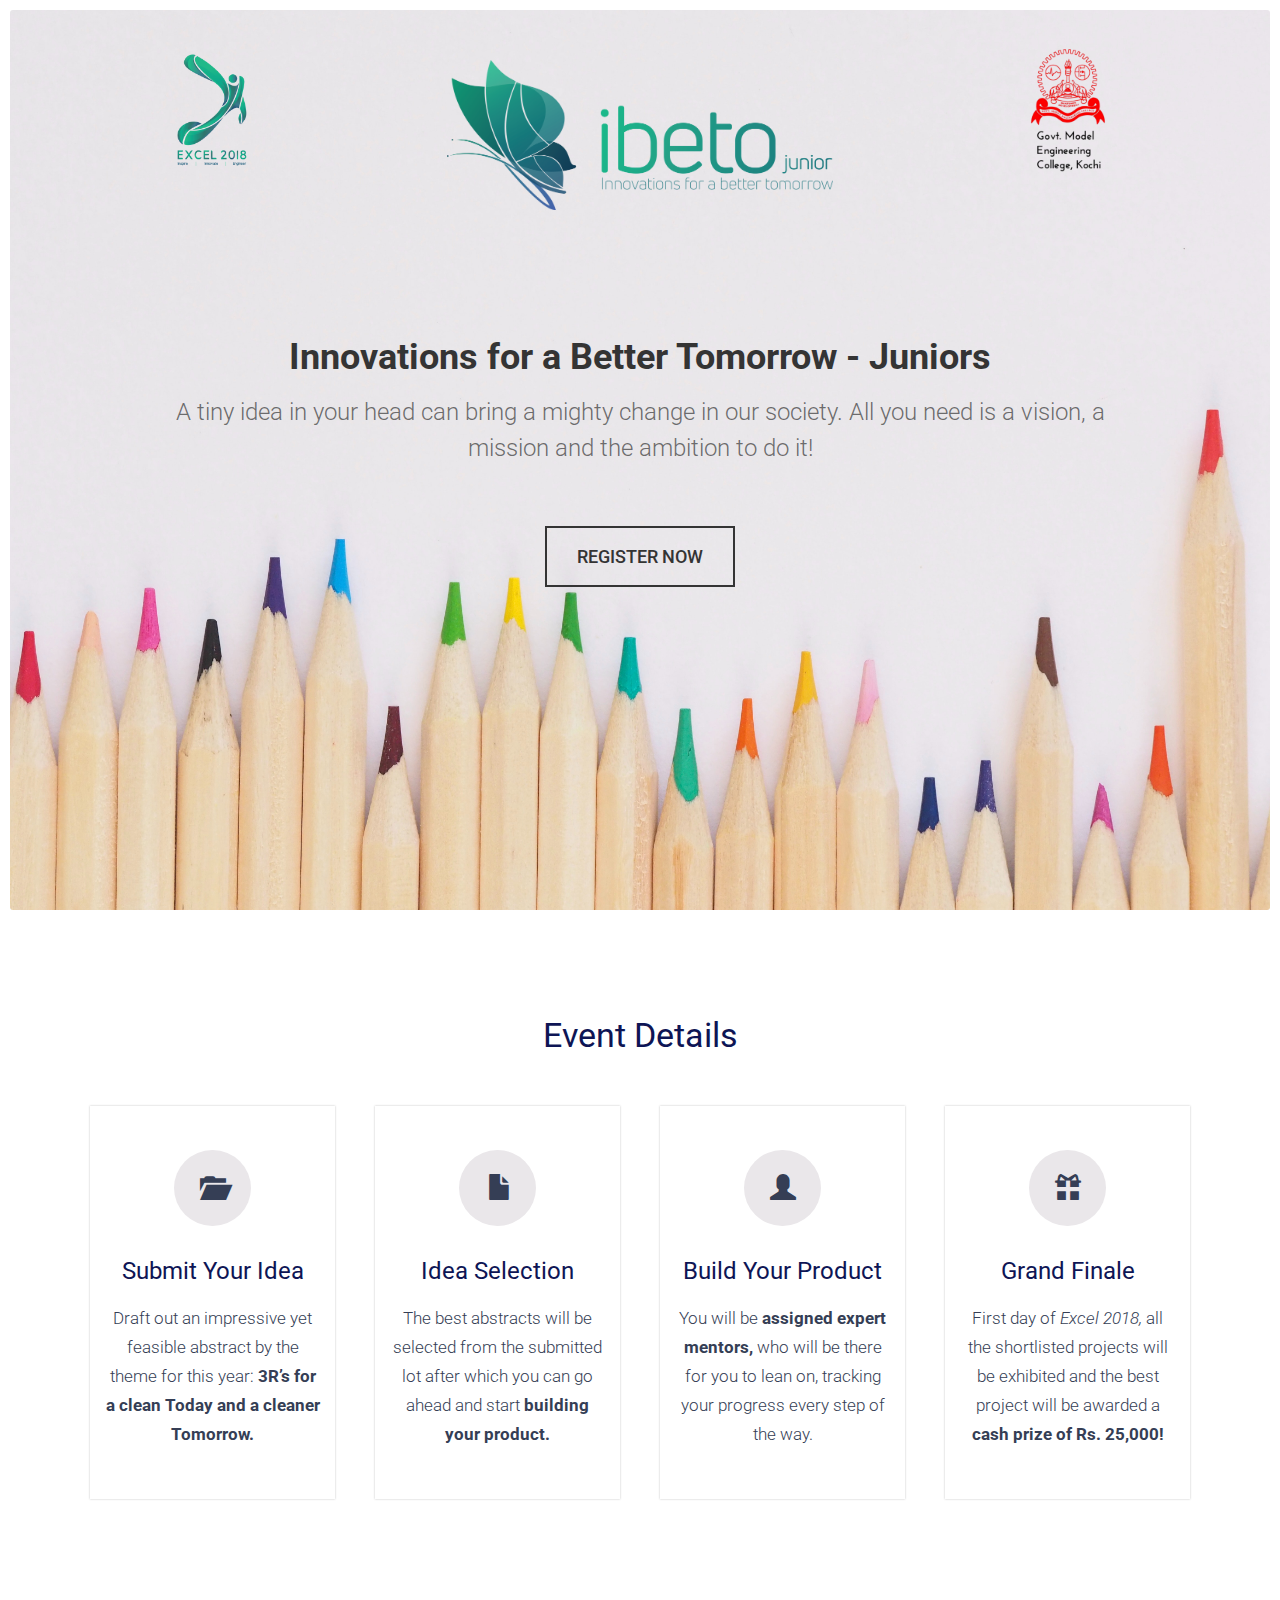
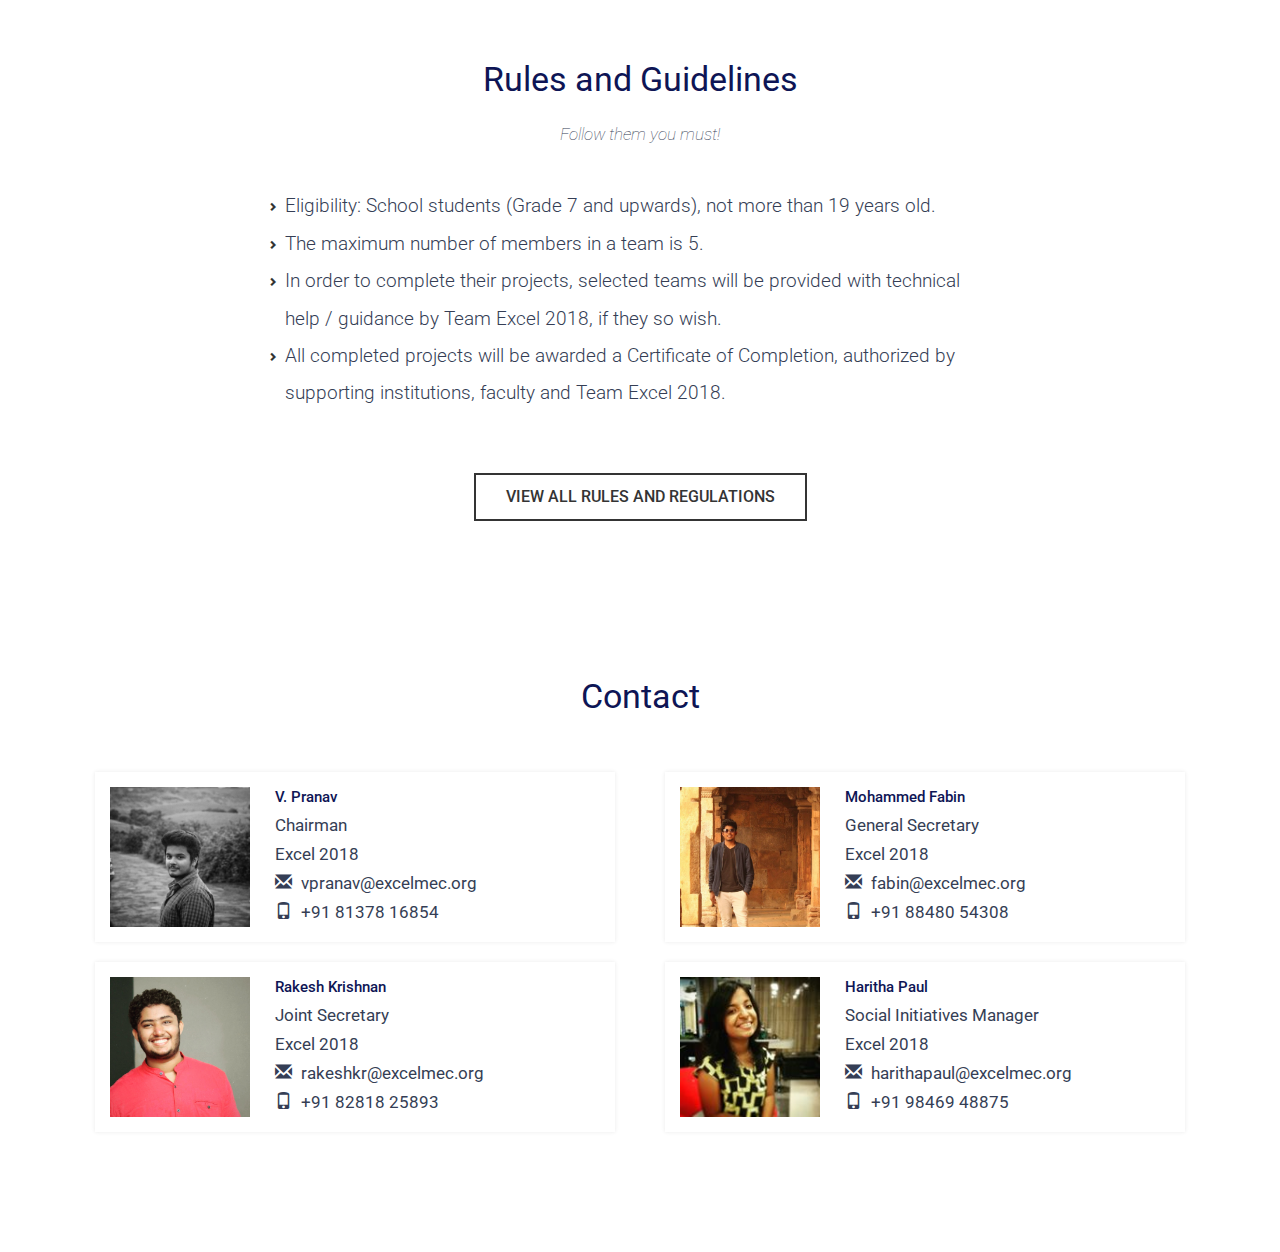
<file: junior/index.html>
<!DOCTYPE html>
<html>
<head>
    <meta charset="utf-8">
    <meta http-equiv="X-UA-Compatible" content="IE=edge">
    <meta name="viewport" content="width=device-width, initial-scale=1">
    <meta name="theme-color" content="#2f856b">
    <link rel="shortcut icon" type="image/ico" href="/favicon.ico"/>
    <link rel="shortcut icon" type="image/ico" href="http://ibeto.excelmec.org/favicon.ico"/>

    <title>Ibeto Junior | Excel 2018</title>

    <!-- web-fonts -->
    <link href='https://fonts.googleapis.com/css?family=Roboto:100,300,400,700,500' rel='stylesheet' type='text/css'>
    
    <!-- Bootstrap -->
    <link href="css/bootstrap.min.css" rel="stylesheet">
    <link href="css/bootstrap-glyphicons.css" rel="stylesheet">

    <!-- Style CSS -->
    <link href="css/style.css" rel="stylesheet">
    <link href="css/main.css" rel="stylesheet">
</head>
<body>
<div id="main-wrapper">
       
    <header class="header">
        <div class="container">
            <div class="row text-center">
                <a class="col-3" href="https://www.excelmec.org/">
                    <img class="excel logo" src="images/excel-logo-small.png">
                </a>
                <a class="col-6" href="#">
                    <img class="ibeto logo" src="images/ibeto-jnr-small.png">
                </a>
                <a class="col-3" href="http://mec.ac.in/">
                    <img class="mec logo" src="images/mec-logo-small.png">
                </a>
                </div>    
            </div>
        </header>
    
    <div class="jumbotron text-center">
        <!-- <div class="overlay"></div> -->
        <div class="content">
            <h1>Innovations for a Better Tomorrow - Juniors</h1>
            <p class="lead">A tiny idea in your head can bring a mighty change in our society. All you need is a vision, a mission and the ambition to do it!</p>
            <a href="https://goo.gl/forms/DzhsBYgNRxNhe6zz1" target="_blank"><button type="button" class="btn btn-default btn-lg">REGISTER NOW</button></a>
        </div>
    </div>
    <!-- .Jumbotron-->

    <section id="event-section" class="section-wrapper">
        <div class="container event-details">
            <div class="title">
                <h2>Event Details</h2>
            </div>
            <div class="row">
                <div class="col-md-3 col-xs-6">
                    <div class="event-grid">
                        <span class="glyphicon glyphicon-folder-open"></span>
                        <h3>Submit Your Idea</h3>
                        <p>Draft out an impressive yet feasible abstract by the theme for this year: <strong>3R’s for a clean Today and a cleaner Tomorrow.</strong></p>
                    </div>
                </div>
                <div class="col-md-3 col-xs-6">
                    <div class="event-grid">
                        <span class="glyphicon glyphicon-file"></span>
                        <h3>Idea Selection</h3>
                        <p>The best abstracts will be selected from the submitted lot after which you can go ahead and start <strong>building your product.</strong></p>
                    </div>
                </div>
                <div class="col-md-3 col-xs-6">
                    <div class="event-grid">
                        <span class="glyphicon glyphicon-user"></span>
                        <h3>Build Your Product</h3>
                        <p>You will be <strong>assigned expert mentors,</strong> who will be there for you to lean on, tracking your progress every step of the way.</p>
                    </div>
                </div>
                <div class="col-md-3 col-xs-6">
                    <div class="event-grid">
                        <span class="glyphicon glyphicon-gift"></span>
                        <h3>Grand Finale</h3>
                        <p>First day of <em>Excel 2018,</em> all the shortlisted projects will be exhibited and the best project will be awarded a <strong>cash prize of Rs. 25,000!</strong></p>
                    </div>
                </div>
            </div>
        </div>
    </section>

    <section id="rules-section" class="section-wrapper">
        <div class="container rules text-center">
            <div class="title">
                <h2>Rules and Guidelines</h2>
                <span><em>Follow them you must!</em></span>
            </div>
            <div class="rules-list col-md-8">
                <ul>
                    <li>
                        Eligibility: School students (Grade 7 and upwards), not more than 19 years old.
                    </li>
                    <li>
                        The maximum number of members in a team is 5.
                    </li>
                    <li>
                        In order to complete their projects, selected teams will be provided with technical help / guidance by Team Excel 2018, if they so wish.
                    </li>
                    <li>
                        All completed projects will be awarded a Certificate of Completion, authorized by supporting institutions, faculty and Team Excel 2018.
                    </li>
                </ul>
            </div>
            
            <a class="btn btn-default btn-sm" href="https://drive.google.com/file/d/1jwzN_krHLR2bLBjrYuKnVTzy4Ypr4aRA/view?usp=drivesdk" target="_blank">View all Rules and Regulations</a>

        </div>
    </section>

    <section id="contact-section" class="section-wrapper">
        <div class="container">
            <div class="title">
                <h2>Contact</h2>
            </div>
            <div class="row">
                <div class="col-md-6">
                    <div class="contact-grid">
                        <img src="images/pranav.jpeg">
                        <div class="details">
                            <h6>V. Pranav</h6>
                            <p>Chairman</p>
                            <p>Excel 2018</p>
                            <p><span class="glyphicon glyphicon-envelope"></span>vpranav@excelmec.org</p>
                            <p><span class="glyphicon glyphicon-phone"></span>+91 81378 16854</p>
                        </div>
                    </div>
                </div>
                <div class="col-md-6">
                    <div class="contact-grid">
                        <img src="images/fabin.jpeg">
                        <div class="details">
                            <h6>Mohammed Fabin</h6>
                            <p>General Secretary</p>
                            <p>Excel 2018</p>
                            <p><span class="glyphicon glyphicon-envelope"></span>fabin@excelmec.org</p>
                            <p><span class="glyphicon glyphicon-phone"></span>+91 88480 54308</p>
                        </div>
                    </div>
                </div>
                <div class="col-md-6">
                    <div class="contact-grid">
                        <img src="images/rakesh.jpeg">
                        <div class="details">
                            <h6>Rakesh Krishnan</h6>
                            <p>Joint Secretary</p>
                            <p>Excel 2018</p>
                            <p><span class="glyphicon glyphicon-envelope"></span>rakeshkr@excelmec.org</p>
                            <p><span class="glyphicon glyphicon-phone"></span>+91 82818 25893</p>
                        </div>
                    </div>
                </div>
                <div class="col-md-6">
                    <div class="contact-grid">
                        <img src="images/haritha.jpg">
                        <div class="details">
                            <h6>Haritha Paul</h6>
                            <p>Social Initiatives Manager</p>
                            <p>Excel 2018</p>
                            <p><span class="glyphicon glyphicon-envelope"></span>harithapaul@excelmec.org</p>
                            <p><span class="glyphicon glyphicon-phone"></span>+91 98469 48875</p>
                        </div>
                    </div>
                </div>
            </div>
        </div>
    </section>

</div>
<!-- #main-wrapper -->


<!-- jquery -->
<script src="js/jquery-3.3.1.min.js"></script>

<!-- Bootstrap -->
<script src="js/bootstrap.min.js"></script>

<!--<script src="js/one-page-nav.js"></script>-->
<script src="js/scripts.js"></script>

</body>
</html>
</file>
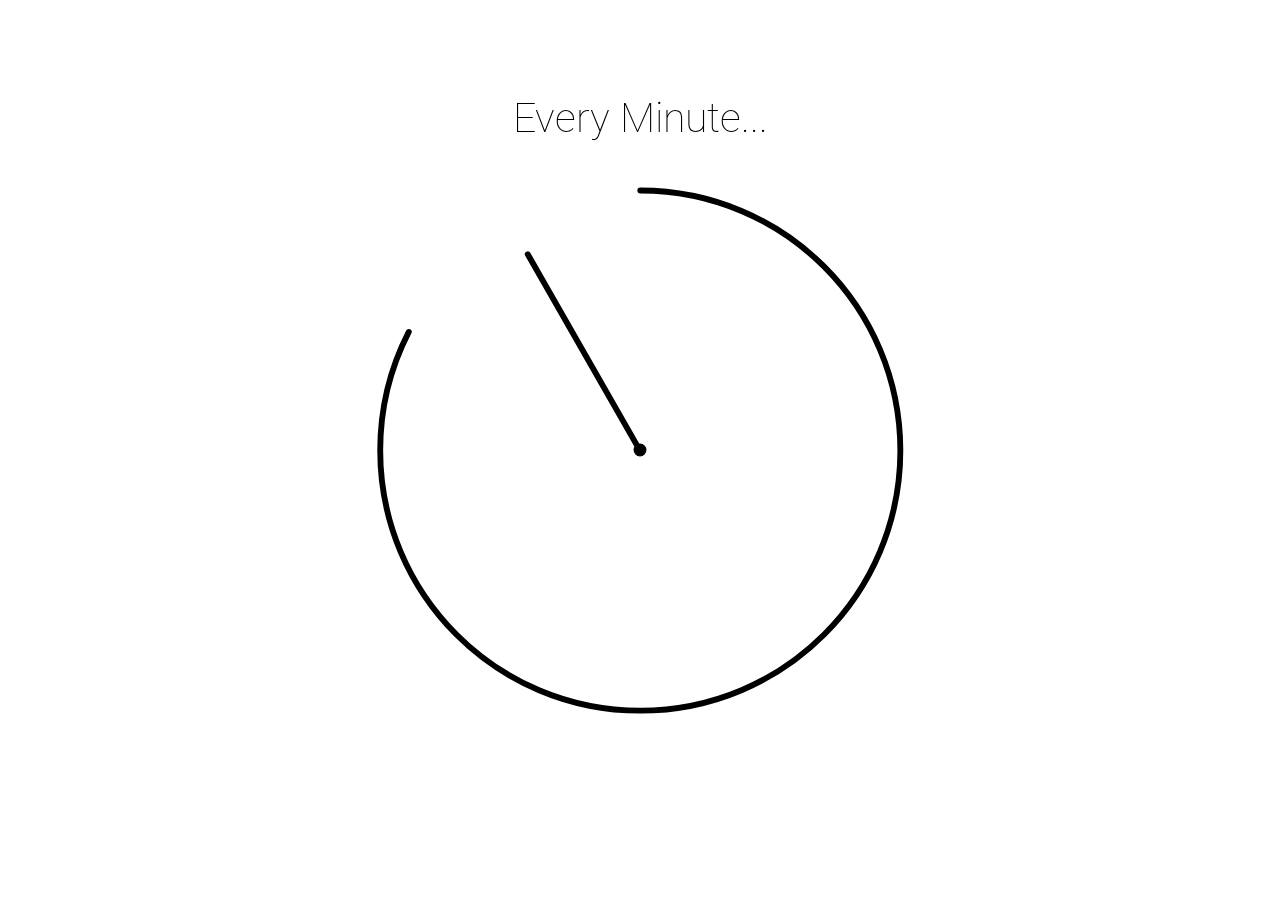
<file: scripts/ibeto-final-1.html>
<!doctype html>
<html lang="en" class="no-js">
<head>
	<meta charset="UTF-8" />
	<!-- <meta http-equiv="refresh" content="8"> --> <!-- Refresh every 15 minutes -->
	<meta http-equiv="Content-Type" content="image/svg+xml" />
	<meta http-equiv="X-UA-Compatible" content="IE=edge,chome=1">
	<meta name="viewport" content="width=device-width, initial-scale=1.0">

	<title>Ibeto Animation</title>
	<meta name="robots" content="index, follow">
	<meta name="viewport" content="width=device-width, initial-scale=1.0">
	<style>
		html, body { margin:0; padding:0; overflow:hidden;}
		.anim-svg { position:fixed; top:0; left:0; height:100%; width:100%; opacity: 0; }
	</style>
</head>
<body style="text-align:center; margin-top:50px">
	<!-- bulb svg from <div>Icon made from <a href="http://www.onlinewebfonts.com/icon">Icon Fonts</a> is licensed by CC BY 3.0</div> -->
	<link href="https://fonts.googleapis.com/css?family=Roboto:100,100italic,300,300italic,400,400italic,500,500italic,700,700italic,900,900italic" rel="stylesheet">
	<script type="text/javascript" src="TweenMax.min.js"></script>
	<script type="text/javascript" src="CustomEase.js"></script>
	<script type="text/javascript" src="MorphSVGPlugin.min.js"></script>

	
	<svg class="anim-svg" version="1.1" xmlns="http://www.w3.org/2000/svg" xmlns:xlink="http://www.w3.org/1999/xlink" x="0px" y="0px" width="1024px"
	 height="768px" viewBox="0 0 1024 768" style="enable-background:new 0 0 1024 768;" xml:space="preserve">
<style type="text/css">
<![CDATA[
	.st0{font-family: 'Roboto', sans-serif; font-weight: 100;}
	.st1{display:inline;stroke:#000000;stroke-miterlimit:10;}
	.st2{display:inline;fill:none;stroke:#000000;stroke-width:5;stroke-linecap:round;stroke-miterlimit:10;}
	.st3{fill:none;stroke:#FFFFFF;stroke-width:5;stroke-linecap:round;stroke-miterlimit:10;}
	.st4{display:inline;fill:#999999;}
	.st5{display:inline;fill:#FDF5E8;}
	.st6{display:inline;fill:#FFFC7F;}
	.st7{display:inline;fill:#FFFFFF;}
	.st8{font-size:12.5em;}
	.st9{font-family:'Roboto', sans-serif; font-weight: 300;}
	.st10{font-family:'Roboto', sans-serif; font-weight: 500;}
	.st11{display:inline;}
	.st12{letter-spacing:1;}
	.st13{letter-spacing:2;}
	.st14{letter-spacing:7;}
	.st15{font-size:1.875em;}
	.st16{font-size:2.2em;}
	.st17{font-size:2.5em;}
	.st18{font-size:2.8em;}
	.st19{font-size:3.125em;}
	.st20{font-size:3.4em;}
	.st21{font-size:4em;}
	.st22{font-size:4.4em;}
	.st23{display:none;}
	.st24{display:inline;fill:#DEE9FF;}
	.st25{font-family:'Roboto-Bold';}
	.minute-hand{fill:none;stroke:#000000;stroke-width:5;stroke-linecap:round;stroke-miterlimit:10;}
	.motion-path{fill:none;stroke:#FFFFFF;stroke-miterlimit:10;}
	.small-text{fill:#FFFFFF;}
	.bulb{fill:none;stroke:#FFFFFF;stroke-miterlimit:10;}
	.hide-box{fill:url(#hide-box_1_);}


	.lst0{clip-path:url(#SVGID_2_);fill:url(#SVGID_3_);}
	.lst1{fill:#1AA589;}
	.lst2{fill:#1BAC89;}
	.lst3{fill:#1E9C88;}
	.lst4{fill:#1FB189;}
	.lst5{clip-path:url(#SVGID_19_);fill:#1AA589;}
	.lst6{clip-path:url(#SVGID_19_);fill:#1BAC89;}
	.lst7{clip-path:url(#SVGID_19_);fill:#1E9C88;}
	.lst8{font-family:'UniNeueLight';}
	.lst9{clip-path:url(#SVGID_19_);fill:#1FB189;}
	.lst10{fill:#239388;}
	.lst11{fill:#245074;}
	.lst12{fill:#24B688;}
	.lst13{clip-path:url(#SVGID_11_);fill:url(#SVGID_12_);}
	.lst14{font-size:8;}
	.lst15{clip-path:url(#SVGID_19_);fill:#239388;}
	.lst16{clip-path:url(#SVGID_14_);fill:url(#SVGID_15_);}
	.lst17{clip-path:url(#SVGID_5_);fill:url(#SVGID_6_);}
	.lst18{clip-path:url(#SVGID_19_);fill:#24B688;}
	.lst19{clip-path:url(#SVGID_19_);fill:#25B888;}
	.lst20{clip-path:url(#SVGID_19_);fill:#265D66;}
	.lst21{fill:#2B5566;}
	.lst22{fill:#2C6A75;}
	.lst23{fill:#2C7F86;}
	.lst24{fill:#2F747F;}
	.lst25{clip-path:url(#SVGID_19_);fill:#2B5566;}
	.lst26{clip-path:url(#SVGID_19_);fill:#2B6B72;}
	.lst27{clip-path:url(#SVGID_19_);fill:#2C6A75;}
	.lst28{clip-path:url(#SVGID_19_);fill:#2C7F86;}
	.lst29{clip-path:url(#SVGID_19_);fill:#2F747F;}
	.lst30{fill:#317585;}
	.lst31{fill:#366B84;}
	.lst32{clip-path:url(#SVGID_19_);fill:#317585;}
	.lst33{fill:#00374D;}
	.lst34{fill:#00424D;}
	.lst35{fill:#00496B;}
	.lst36{fill:#004C59;}
	.lst37{fill:#004E57;}
	.lst38{fill:#005663;}
	.lst39{fill:#00576B;}
	.lst40{fill:#00636B;}
	.lst41{fill:#00786C;}
	.lst42{fill:#00826D;}
	.lst43{fill:#008A6E;}
	.lst44{fill:#00916E;}
	.lst45{fill:#00966E;}
	.lst46{fill:#009C6B;}
	.lst47{fill:#00AB73;}
	.lst48{clip-path:url(#SVGID_19_);fill:#366B84;}
	.lst49{clip-path:url(#SVGID_8_);fill:url(#SVGID_9_);}
	.lst50{opacity:0.88;clip-path:url(#SVGID_17_);}

]]>
</style>
<g id="Scene1">
	<rect class="bg-rect st24 suggested-fg" x="-150%" width="300%" height="100%"/>
	<path class="st2 clock-outer" d="M734.162,384.495c0,122.564-99.357,221.921-221.921,221.921c-122.564,0-221.922-99.357-221.922-221.921
		s99.358-221.922,221.922-221.922C634.805,162.573,734.162,261.931,734.162,384.495z"/>
	<line class="minute-hand suggested-fg" x1="512" y1="384.5" x2="319" y2="384.5"/>
	<circle class="clock-inner st1 suggested-fg suggested-fill" cx="512" cy="384" r="5"/>
	<text transform="matrix(1 0 0 1 403.2656 113)" class="suggested-fg minute-text st11 st0 st16">Every Minute...</text>
</g>
<g id="Scene2">
	<text transform="matrix(1 0 0 1 480.2471 113)" class="day-text st11 st0 st16">Day.</text>
</g>
<g id="Scene3">
	<text transform="matrix(1 0 0 1 433.7539 113)" class="night-text st7 st0 st16">And Night.</text>
	<g class="stars">
		<polygon class="st5" points="799.437,569.466 795.446,565.882 790.231,567.138 792.407,562.234 789.602,557.663 794.937,558.217 
			798.417,554.137 799.539,559.382 804.495,561.431 799.854,564.118 		"/>
		<polygon class="st5" points="761.938,210.984 761.021,215.879 764.535,219.409 759.596,220.05 757.324,224.482 755.188,219.983 
			750.271,219.192 753.891,215.771 753.123,210.85 757.495,213.234 		"/>
		<polygon class="st5" points="133.47,300.979 129.027,298.729 124.655,301.114 125.422,296.193 121.803,292.771 126.72,291.98 
			128.856,287.481 131.128,291.913 136.067,292.554 132.554,296.084 		"/>
	</g>
	<path class="moon st5" d="M389.615,384c0-106.346,74.059-195.455,173.394-218.557c-16.387-3.81-33.462-5.828-51.009-5.828
		c-123.885,0-224.385,100.5-224.385,224.385c0,123.939,100.5,224.385,224.385,224.385c17.547,0,34.622-2.018,51.009-5.825
		C463.674,579.469,389.615,490.393,389.615,384z"/>
</g>
<g id="Scene4">
	<path class="bulb" d="M584.965,475.072c-0.8,1.614-2.759,2.262-4.359,1.469l-23.353-11.578
		c-1.614-0.801-2.265-2.758-1.471-4.359c0.8-1.613,2.76-2.264,4.36-1.47l23.353,11.578
		C585.103,471.492,585.765,473.459,584.965,475.072z M579.866,478l-23.34-11.572c-1.927-0.956-4.32,0.163-4.681,2.492
		c-0.214,1.407,0.64,2.766,1.915,3.398l0.051,0.024c1.688,0.837,2.756,2.55,2.757,4.437l-0.007,0.074
		c0.009,2.528,1.447,4.848,3.723,5.976l4.253,2.108c2.276,1.129,4.992,0.869,7.01-0.654l0.056-0.05
		c1.501-1.142,3.522-1.323,5.199-0.492l0.051,0.025c1.275,0.632,2.874,0.489,3.863-0.532
		C582.365,481.544,581.793,478.955,579.866,478z M588.587,467.768c-0.8,1.613-2.759,2.262-4.36,1.469l-23.353-11.578
		c-1.613-0.801-2.264-2.759-1.47-4.359c0.769-1.551,2.609-2.215,4.19-1.538c6.316-17.329-8.859-29.403,0.729-48.742
		c8.391-16.924,28.916-23.843,45.841-15.451c16.923,8.391,23.842,28.916,15.45,45.84c-9.588,19.338-28.385,14.569-38.342,30.093
		C588.757,464.344,589.355,466.217,588.587,467.768z"/>

	<linearGradient id="hide-box_1_" gradientUnits="userSpaceOnUse" x1="511.4995" y1="349.5923" x2="511.4995" y2="400.6119">
		<stop  offset="0" style="stop-color:#000000;stop-opacity:0"/>
		<stop  offset="1" style="stop-color:#000000"/>
	</linearGradient>
	<rect class="hide-box" x="207" y="378" width="609" height="285"/>
	
	<text transform="matrix(1 0 0 1 374.3853 397.1504)" class="think-text st7 st9 st18">People THINK</text>

	<g class="effect st23">
		<path class="st3" d="M610.838,372.869l35.355-35.355"/>
		<path class="st3" d="M629,381.5h50"/>
		<path class="reversed-line st3" d="M646.193,426.901l-35.355-35.355"/>
		<path class="st3" d="M583.5,395v50"/>
		<path class="st3" d="M557.868,390.84l-35.354,35.354"/>
		<path class="st3" d="M543,381.5h-50"/>
		<path class="reversed-line st3" d="M521.099,337.806l35.354,35.355"/>
		<path class="st3" d="M582.5,370v-50"/>
	</g>

</g>
<g id="Scene5">
	<circle class="white-circle st7" cx="512" cy="384" r="300"/>
	<text transform="matrix(1 0 0 1 494.6953 328.6245)" class="big-text st11"><tspan x="0" y="0" class="st0 st17">of</tspan><tspan x="-37.383" y="84" class="st9 st22">BIG</tspan></text>
</g>
<g id="Scene6">
	<g class="small-text">
		<path d="M344.175,406.742c-0.144-0.494-0.244-1.09-0.303-1.787c-0.059-0.696-0.088-1.39-0.088-2.08
			c-0.352,0.573-0.788,1.117-1.309,1.631c-0.521,0.515-1.126,0.967-1.816,1.357c-0.69,0.391-1.465,0.7-2.324,0.928
			s-1.816,0.342-2.871,0.342c-0.99,0-1.885-0.141-2.686-0.42s-1.484-0.674-2.051-1.182s-1.003-1.113-1.309-1.816
			c-0.306-0.703-0.459-1.478-0.459-2.324c0-0.938,0.221-1.803,0.664-2.598c0.442-0.794,1.084-1.475,1.924-2.041
			s1.865-1.009,3.076-1.328c1.211-0.318,2.578-0.479,4.102-0.479h5.059v-3.086c0-1.771-0.557-3.145-1.67-4.121
			s-2.705-1.465-4.775-1.465c-0.964,0-1.855,0.131-2.676,0.391c-0.82,0.261-1.533,0.622-2.139,1.084
			c-0.605,0.463-1.081,1.01-1.426,1.641c-0.345,0.632-0.518,1.313-0.518,2.041l-1.055-0.039c0-0.82,0.192-1.604,0.576-2.354
			c0.384-0.748,0.924-1.406,1.621-1.973c0.696-0.566,1.523-1.016,2.48-1.348s2.002-0.498,3.135-0.498c1.094,0,2.1,0.141,3.018,0.42
			c0.918,0.28,1.709,0.697,2.373,1.25c0.664,0.554,1.182,1.25,1.553,2.09s0.557,1.813,0.557,2.92v10.586
			c0,0.378,0.013,0.766,0.039,1.162c0.026,0.397,0.062,0.775,0.107,1.133c0.045,0.358,0.101,0.693,0.166,1.006
			c0.065,0.313,0.143,0.573,0.234,0.781v0.176H344.175z M335.464,406.098c1.016,0,1.956-0.117,2.822-0.352
			c0.866-0.234,1.647-0.572,2.344-1.016c0.696-0.442,1.309-0.973,1.836-1.592c0.527-0.618,0.967-1.318,1.318-2.1v-5.02h-5
			c-1.367,0-2.591,0.134-3.672,0.4c-1.081,0.268-1.999,0.642-2.754,1.123c-0.755,0.482-1.335,1.059-1.738,1.729
			c-0.404,0.671-0.605,1.403-0.605,2.197c0,0.639,0.133,1.237,0.4,1.797c0.267,0.561,0.641,1.052,1.123,1.475
			c0.481,0.424,1.055,0.756,1.719,0.996C333.921,405.978,334.656,406.098,335.464,406.098z"/>
		<path d="M353.892,388.441c0.488-0.65,1.051-1.214,1.689-1.689c0.638-0.475,1.344-0.85,2.119-1.123
			c0.774-0.273,1.604-0.41,2.49-0.41c1.067,0,2.018,0.146,2.852,0.439c0.833,0.293,1.536,0.756,2.109,1.387
			c0.573,0.632,1.009,1.442,1.309,2.432c0.299,0.99,0.449,2.188,0.449,3.594v13.672h-1.055V393.07c0-1.341-0.14-2.451-0.42-3.33
			c-0.28-0.879-0.674-1.575-1.182-2.09c-0.508-0.514-1.113-0.875-1.816-1.084c-0.703-0.208-1.472-0.313-2.305-0.313
			c-0.769,0-1.472,0.107-2.109,0.322c-0.638,0.215-1.214,0.505-1.729,0.869c-0.515,0.365-0.974,0.781-1.377,1.25
			c-0.404,0.469-0.752,0.964-1.045,1.484c-0.293,0.521-0.537,1.042-0.732,1.563c-0.195,0.521-0.345,1.01-0.449,1.465v13.535h-1.055
			v-21.133h1.055v4.922C353.003,389.789,353.403,389.093,353.892,388.441z"/>
		<path d="M372.554,395.961c0-1.666,0.179-3.164,0.537-4.492c0.358-1.328,0.879-2.454,1.563-3.379
			c0.684-0.924,1.52-1.634,2.51-2.129c0.989-0.494,2.109-0.742,3.359-0.742c0.872,0,1.673,0.104,2.402,0.313
			c0.729,0.209,1.39,0.498,1.982,0.869c0.592,0.371,1.12,0.82,1.582,1.348c0.462,0.527,0.862,1.11,1.201,1.748v-12.754h1.055v30
			h-1.055v-3.379c-0.326,0.547-0.72,1.049-1.182,1.504c-0.462,0.456-0.996,0.854-1.602,1.191c-0.605,0.339-1.276,0.603-2.012,0.791
			c-0.736,0.188-1.54,0.283-2.412,0.283c-1.25,0-2.367-0.258-3.35-0.771c-0.983-0.514-1.813-1.243-2.49-2.188
			c-0.677-0.943-1.195-2.076-1.553-3.398c-0.358-1.321-0.537-2.789-0.537-4.404V395.961z M373.647,396.371
			c0,1.406,0.14,2.702,0.42,3.887c0.28,1.186,0.7,2.211,1.26,3.076c0.56,0.866,1.266,1.54,2.119,2.021
			c0.853,0.482,1.858,0.723,3.018,0.723c0.963,0,1.836-0.113,2.617-0.342c0.781-0.228,1.471-0.547,2.07-0.957
			c0.599-0.41,1.106-0.895,1.523-1.455c0.417-0.56,0.755-1.165,1.016-1.816v-9.902c-0.208-0.611-0.488-1.233-0.84-1.865
			c-0.352-0.631-0.811-1.204-1.377-1.719c-0.566-0.514-1.257-0.934-2.07-1.26c-0.814-0.325-1.781-0.488-2.9-0.488
			c-1.159,0-2.168,0.241-3.027,0.723c-0.859,0.482-1.572,1.152-2.139,2.012s-0.99,1.882-1.27,3.066
			c-0.28,1.186-0.42,2.48-0.42,3.887V396.371z"/>
		<path d="M418.022,401.566c0-0.481-0.091-0.97-0.273-1.465c-0.183-0.494-0.515-0.973-0.996-1.436
			c-0.482-0.462-1.14-0.892-1.973-1.289c-0.833-0.396-1.901-0.738-3.203-1.025c-1.185-0.247-2.224-0.527-3.115-0.84
			c-0.892-0.313-1.638-0.693-2.236-1.143c-0.599-0.449-1.048-0.982-1.348-1.602c-0.3-0.618-0.449-1.357-0.449-2.217
			c0-0.742,0.163-1.436,0.488-2.08c0.325-0.645,0.791-1.207,1.396-1.689c0.605-0.481,1.344-0.862,2.217-1.143
			c0.872-0.279,1.862-0.42,2.969-0.42c1.185,0,2.243,0.146,3.174,0.439c0.931,0.293,1.722,0.703,2.373,1.23
			c0.651,0.527,1.149,1.162,1.494,1.904c0.345,0.742,0.518,1.563,0.518,2.461h-1.074c0-0.65-0.144-1.275-0.43-1.875
			c-0.287-0.599-0.703-1.129-1.25-1.592c-0.547-0.462-1.224-0.83-2.031-1.104c-0.808-0.273-1.732-0.41-2.773-0.41
			c-1.068,0-1.982,0.127-2.744,0.381s-1.384,0.586-1.865,0.996c-0.482,0.41-0.837,0.866-1.064,1.367
			c-0.228,0.502-0.342,1-0.342,1.494c0,0.547,0.075,1.052,0.225,1.514c0.149,0.463,0.456,0.893,0.918,1.289
			c0.462,0.397,1.113,0.771,1.953,1.123s1.943,0.684,3.311,0.996c1.263,0.287,2.347,0.612,3.252,0.977
			c0.905,0.365,1.65,0.791,2.236,1.279s1.016,1.052,1.289,1.689c0.273,0.639,0.41,1.374,0.41,2.207c0,0.82-0.173,1.569-0.518,2.246
			c-0.345,0.678-0.84,1.26-1.484,1.748s-1.426,0.869-2.344,1.143s-1.943,0.41-3.076,0.41c-1.276,0-2.406-0.153-3.389-0.459
			c-0.983-0.306-1.81-0.723-2.48-1.25c-0.671-0.527-1.179-1.139-1.523-1.836c-0.345-0.696-0.518-1.436-0.518-2.217h1.055
			c0.065,0.912,0.315,1.67,0.752,2.275c0.436,0.605,0.977,1.088,1.621,1.445c0.645,0.358,1.36,0.612,2.148,0.762
			c0.788,0.15,1.565,0.225,2.334,0.225c1.042,0,1.959-0.13,2.754-0.391c0.794-0.26,1.458-0.605,1.992-1.035
			c0.534-0.43,0.938-0.914,1.211-1.455C417.886,402.657,418.022,402.113,418.022,401.566z"/>
		<path d="M440.015,406.742h-1.055V392.68c0-1.263-0.144-2.308-0.43-3.135c-0.287-0.826-0.687-1.484-1.201-1.973
			c-0.515-0.488-1.126-0.83-1.836-1.025c-0.71-0.195-1.481-0.293-2.314-0.293c-1.172,0-2.194,0.241-3.066,0.723
			c-0.873,0.482-1.608,1.084-2.207,1.807c-0.599,0.723-1.074,1.498-1.426,2.324c-0.352,0.827-0.593,1.586-0.723,2.275v13.359h-1.074
			v-21.133h1.074v5c0.313-0.755,0.706-1.461,1.182-2.119c0.475-0.657,1.032-1.227,1.67-1.709c0.638-0.481,1.344-0.862,2.119-1.143
			c0.774-0.279,1.611-0.42,2.51-0.42c1.771,0,3.219,0.391,4.346,1.172c1.126,0.781,1.865,2.058,2.217,3.828
			c0.286-0.703,0.674-1.357,1.162-1.963s1.064-1.133,1.729-1.582s1.406-0.804,2.227-1.064c0.82-0.26,1.706-0.391,2.656-0.391
			c1.067,0,2.021,0.146,2.861,0.439s1.549,0.756,2.129,1.387c0.579,0.632,1.022,1.442,1.328,2.432
			c0.306,0.99,0.459,2.188,0.459,3.594v13.672h-1.055V393.07c0-1.341-0.144-2.454-0.43-3.34c-0.287-0.885-0.687-1.585-1.201-2.1
			c-0.515-0.514-1.126-0.875-1.836-1.084c-0.71-0.208-1.481-0.306-2.314-0.293c-0.833,0.014-1.592,0.127-2.275,0.342
			s-1.299,0.498-1.846,0.85s-1.022,0.752-1.426,1.201c-0.404,0.449-0.746,0.908-1.025,1.377c-0.28,0.469-0.498,0.935-0.654,1.396
			c-0.156,0.463-0.248,0.883-0.273,1.26V406.742z"/>
		<path d="M474.409,406.742c-0.144-0.494-0.244-1.09-0.303-1.787c-0.059-0.696-0.088-1.39-0.088-2.08
			c-0.352,0.573-0.788,1.117-1.309,1.631c-0.521,0.515-1.126,0.967-1.816,1.357c-0.69,0.391-1.465,0.7-2.324,0.928
			s-1.816,0.342-2.871,0.342c-0.99,0-1.885-0.141-2.686-0.42s-1.484-0.674-2.051-1.182s-1.003-1.113-1.309-1.816
			c-0.306-0.703-0.459-1.478-0.459-2.324c0-0.938,0.221-1.803,0.664-2.598c0.442-0.794,1.084-1.475,1.924-2.041
			s1.865-1.009,3.076-1.328c1.211-0.318,2.578-0.479,4.102-0.479h5.059v-3.086c0-1.771-0.557-3.145-1.67-4.121
			s-2.705-1.465-4.775-1.465c-0.964,0-1.855,0.131-2.676,0.391c-0.82,0.261-1.533,0.622-2.139,1.084
			c-0.605,0.463-1.081,1.01-1.426,1.641c-0.345,0.632-0.518,1.313-0.518,2.041l-1.055-0.039c0-0.82,0.192-1.604,0.576-2.354
			c0.384-0.748,0.924-1.406,1.621-1.973c0.696-0.566,1.523-1.016,2.48-1.348s2.002-0.498,3.135-0.498c1.094,0,2.1,0.141,3.018,0.42
			c0.918,0.28,1.709,0.697,2.373,1.25c0.664,0.554,1.182,1.25,1.553,2.09s0.557,1.813,0.557,2.92v10.586
			c0,0.378,0.013,0.766,0.039,1.162c0.026,0.397,0.062,0.775,0.107,1.133c0.045,0.358,0.101,0.693,0.166,1.006
			c0.065,0.313,0.143,0.573,0.234,0.781v0.176H474.409z M465.698,406.098c1.016,0,1.956-0.117,2.822-0.352
			c0.866-0.234,1.647-0.572,2.344-1.016c0.696-0.442,1.309-0.973,1.836-1.592c0.527-0.618,0.967-1.318,1.318-2.1v-5.02h-5
			c-1.367,0-2.591,0.134-3.672,0.4c-1.081,0.268-1.999,0.642-2.754,1.123c-0.755,0.482-1.335,1.059-1.738,1.729
			c-0.404,0.671-0.605,1.403-0.605,2.197c0,0.639,0.133,1.237,0.4,1.797c0.267,0.561,0.641,1.052,1.123,1.475
			c0.481,0.424,1.055,0.756,1.719,0.996C464.155,405.978,464.891,406.098,465.698,406.098z"/>
		<path d="M483.179,406.742h-1.055v-30h1.055V406.742z"/>
		<path d="M491.421,406.742h-1.055v-30h1.055V406.742z"/>
		<path d="M510.288,379.906v5.703h4.805v1.074h-4.805v15c0,0.925,0.085,1.674,0.254,2.246
			c0.169,0.573,0.4,1.02,0.693,1.338c0.293,0.319,0.632,0.534,1.016,0.645c0.384,0.111,0.791,0.166,1.221,0.166
			c0.403,0,0.762-0.016,1.074-0.049c0.313-0.032,0.651-0.074,1.016-0.127l0.176,0.996c-0.144,0.052-0.313,0.091-0.508,0.117
			c-0.195,0.025-0.397,0.049-0.605,0.068s-0.41,0.032-0.605,0.039c-0.195,0.006-0.358,0.01-0.488,0.01
			c-0.677,0-1.282-0.085-1.816-0.254s-0.986-0.462-1.357-0.879c-0.371-0.416-0.654-0.977-0.85-1.68s-0.293-1.582-0.293-2.637v-15
			h-3.906v-1.074h3.906v-5.703H510.288z"/>
		<path d="M521.636,390.531c0.313-0.742,0.713-1.438,1.201-2.09c0.488-0.65,1.052-1.214,1.689-1.689
			c0.638-0.475,1.345-0.85,2.119-1.123s1.604-0.41,2.49-0.41c1.067,0,2.019,0.146,2.852,0.439s1.536,0.756,2.109,1.387
			c0.573,0.632,1.009,1.442,1.309,2.432c0.3,0.99,0.449,2.188,0.449,3.594v13.672H534.8V393.07c0-1.341-0.14-2.451-0.42-3.33
			s-0.674-1.575-1.182-2.09c-0.508-0.514-1.113-0.875-1.816-1.084c-0.703-0.208-1.472-0.313-2.305-0.313
			c-0.769,0-1.472,0.107-2.109,0.322s-1.214,0.505-1.729,0.869c-0.515,0.365-0.974,0.781-1.377,1.25s-0.752,0.964-1.045,1.484
			c-0.293,0.521-0.537,1.042-0.732,1.563c-0.195,0.521-0.345,1.01-0.449,1.465v13.535h-1.055v-30h1.055V390.531z"/>
		<rect x="542.729" y="385.609" width="1.055" height="21.133"/>
		<path d="M552.974,388.441c0.488-0.65,1.052-1.214,1.689-1.689c0.638-0.475,1.345-0.85,2.119-1.123
			s1.604-0.41,2.49-0.41c1.067,0,2.019,0.146,2.852,0.439s1.536,0.756,2.109,1.387c0.573,0.632,1.009,1.442,1.309,2.432
			c0.3,0.99,0.449,2.188,0.449,3.594v13.672h-1.055V393.07c0-1.341-0.14-2.451-0.42-3.33s-0.674-1.575-1.182-2.09
			c-0.508-0.514-1.113-0.875-1.816-1.084c-0.703-0.208-1.472-0.313-2.305-0.313c-0.769,0-1.472,0.107-2.109,0.322
			s-1.214,0.505-1.729,0.869c-0.515,0.365-0.974,0.781-1.377,1.25s-0.752,0.964-1.045,1.484c-0.293,0.521-0.537,1.042-0.732,1.563
			c-0.195,0.521-0.345,1.01-0.449,1.465v13.535h-1.055v-21.133h1.055v4.922C552.085,389.789,552.485,389.093,552.974,388.441z"/>
		<path d="M571.616,395.961c0-1.666,0.179-3.164,0.537-4.492s0.879-2.454,1.563-3.379
			c0.684-0.924,1.521-1.634,2.51-2.129c0.989-0.494,2.109-0.742,3.359-0.742c0.859,0,1.653,0.104,2.383,0.313
			c0.729,0.209,1.39,0.498,1.982,0.869s1.12,0.817,1.582,1.338c0.462,0.521,0.862,1.101,1.201,1.738v-3.867h1.074v20.84
			c0,1.354-0.183,2.575-0.547,3.662s-0.892,2.012-1.582,2.773s-1.526,1.348-2.51,1.758s-2.1,0.615-3.35,0.615
			c-0.769,0-1.491-0.088-2.168-0.264s-1.302-0.42-1.875-0.732s-1.101-0.687-1.582-1.123s-0.911-0.915-1.289-1.436l0.742-0.703
			c0.82,1.042,1.719,1.839,2.695,2.393s2.122,0.83,3.438,0.83c1.146,0,2.151-0.183,3.018-0.547s1.592-0.886,2.178-1.563
			s1.025-1.494,1.318-2.451s0.439-2.028,0.439-3.213v-3.047c-0.325,0.534-0.72,1.029-1.182,1.484
			c-0.462,0.456-0.993,0.85-1.592,1.182s-1.267,0.593-2.002,0.781s-1.54,0.283-2.412,0.283c-1.25,0-2.366-0.258-3.35-0.771
			s-1.813-1.243-2.49-2.188c-0.677-0.943-1.194-2.076-1.553-3.398c-0.358-1.321-0.537-2.789-0.537-4.404V395.961z M572.69,396.371
			c0,1.406,0.14,2.702,0.42,3.887c0.28,1.186,0.703,2.211,1.27,3.076c0.566,0.866,1.276,1.54,2.129,2.021
			c0.853,0.482,1.858,0.723,3.018,0.723c0.989,0,1.875-0.12,2.656-0.361c0.781-0.24,1.472-0.572,2.07-0.996
			c0.599-0.423,1.104-0.921,1.514-1.494c0.41-0.572,0.732-1.197,0.967-1.875v-9.59c-0.195-0.625-0.462-1.263-0.801-1.914
			c-0.339-0.65-0.788-1.24-1.348-1.768s-1.25-0.96-2.07-1.299c-0.82-0.338-1.804-0.508-2.949-0.508
			c-1.159,0-2.171,0.241-3.037,0.723c-0.866,0.482-1.582,1.152-2.148,2.012s-0.989,1.882-1.27,3.066
			c-0.28,1.186-0.42,2.48-0.42,3.887V396.371z"/>
		<path d="M607.573,401.566c0-0.481-0.091-0.97-0.273-1.465c-0.183-0.494-0.515-0.973-0.996-1.436
			c-0.481-0.462-1.14-0.892-1.973-1.289c-0.833-0.396-1.901-0.738-3.203-1.025c-1.185-0.247-2.224-0.527-3.115-0.84
			s-1.638-0.693-2.236-1.143s-1.048-0.982-1.348-1.602c-0.3-0.618-0.449-1.357-0.449-2.217c0-0.742,0.163-1.436,0.488-2.08
			s0.791-1.207,1.396-1.689c0.605-0.481,1.345-0.862,2.217-1.143c0.872-0.279,1.862-0.42,2.969-0.42
			c1.185,0,2.243,0.146,3.174,0.439s1.722,0.703,2.373,1.23s1.149,1.162,1.494,1.904s0.518,1.563,0.518,2.461h-1.074
			c0-0.65-0.144-1.275-0.43-1.875c-0.286-0.599-0.703-1.129-1.25-1.592c-0.547-0.462-1.224-0.83-2.031-1.104s-1.731-0.41-2.773-0.41
			c-1.067,0-1.982,0.127-2.744,0.381s-1.384,0.586-1.865,0.996s-0.837,0.866-1.064,1.367c-0.228,0.502-0.342,1-0.342,1.494
			c0,0.547,0.075,1.052,0.225,1.514c0.149,0.463,0.456,0.893,0.918,1.289c0.462,0.397,1.113,0.771,1.953,1.123
			s1.943,0.684,3.311,0.996c1.263,0.287,2.347,0.612,3.252,0.977c0.905,0.365,1.65,0.791,2.236,1.279s1.016,1.052,1.289,1.689
			c0.273,0.639,0.41,1.374,0.41,2.207c0,0.82-0.173,1.569-0.518,2.246c-0.345,0.678-0.84,1.26-1.484,1.748s-1.426,0.869-2.344,1.143
			s-1.943,0.41-3.076,0.41c-1.276,0-2.405-0.153-3.389-0.459s-1.81-0.723-2.48-1.25s-1.179-1.139-1.523-1.836
			c-0.345-0.696-0.518-1.436-0.518-2.217h1.055c0.065,0.912,0.315,1.67,0.752,2.275s0.977,1.088,1.621,1.445
			c0.645,0.358,1.36,0.612,2.148,0.762c0.788,0.15,1.565,0.225,2.334,0.225c1.042,0,1.96-0.13,2.754-0.391
			c0.794-0.26,1.458-0.605,1.992-1.035s0.938-0.914,1.211-1.455C607.437,402.657,607.573,402.113,607.573,401.566z"/>
		<path d="M613.96,405.785c0-0.299,0.104-0.557,0.313-0.771s0.462-0.322,0.762-0.322s0.557,0.107,0.771,0.322
			s0.322,0.473,0.322,0.771c0,0.3-0.107,0.554-0.322,0.762s-0.472,0.313-0.771,0.313s-0.554-0.104-0.762-0.313
			S613.96,406.085,613.96,405.785z"/>
		<path d="M622.534,405.785c0-0.299,0.104-0.557,0.313-0.771s0.462-0.322,0.762-0.322s0.557,0.107,0.771,0.322
			s0.322,0.473,0.322,0.771c0,0.3-0.107,0.554-0.322,0.762s-0.472,0.313-0.771,0.313s-0.554-0.104-0.762-0.313
			S622.534,406.085,622.534,405.785z"/>
	</g>
	<g id="motion-paths" class="st23">
		<path class="motion-path" id="mp1" d="M478.5,310v57"/>
		<path class="motion-path" id="mp2" d="M478.636,367.161c0,0-0.574-15.468,5.19-15.468c4.361,0,5.637,12.643,5.637,12.643"/>
		<path class="motion-path" id="mp3" d="M489.312,364.557c0,0,4.946-12.11,12.571-11.572c7.626,0.539,9.77,12.508,9.77,14.16"/>
	</g>
</g>
<g id="Scene7" >
	<text transform="matrix(1 0 0 1 467.125 318.1294)" class="yet-text st11 st0 st20">Yet.</text>
	<text transform="matrix(1 0 0 1 369.5269 480.6611)" class="all-text st4 st0 st21 st13">All it takes</text>
</g>
<g id="Scene8">
	<text transform="matrix(1 0 0 1 323.2354 398.6113)" class="logic-text st0 st19 st12">Is a bit of LOGIC</text>
	<g id="ones2" class="st11">
		<text transform="matrix(1 0 0 1 260.8921 219.0991)" class="st0 st15 st12">1</text>
		<text transform="matrix(1 0 0 1 817.373 176.1074)" class="st0 st15 st12">1</text>
		<text transform="matrix(1 0 0 1 722.8789 485.0918)" class="st0 st15 st12">1</text>
	</g>
	<g id="zeros2" class="st11">
		<text transform="matrix(1 0 0 1 211.3916 440.0957)" class="st0 st15 st12">0</text>
		<text transform="matrix(1 0 0 1 575.873 522.5898)" class="st0 st15 st12">0</text>
		<text transform="matrix(1 0 0 1 662.8691 279.6025)" class="st0 st15 st12">0</text>
	</g>
	<g id="ones1" class="st11">
		<text transform="matrix(1 0 0 1 368.896 504.5908)" class="st0 st15 st12">1</text>
		<text transform="matrix(1 0 0 1 395.8945 314.1006)" class="st0 st15 st12">1</text>
		<text transform="matrix(1 0 0 1 592.3848 228.605)" class="st0 st15 st12">1</text>
	</g>
	<g id="zeros1" class="st11">
		<text transform="matrix(1 0 0 1 500.8804 201.0996)" class="st0 st15 st12">0</text>
		<text transform="matrix(1 0 0 1 841.3613 383.9995)" class="st0 st15 st12">0</text>
		<text transform="matrix(1 0 0 1 323.8799 288.6021)" class="st0 st15 st12">0</text>
	</g>
</g>
<g id="Scene9">
	<text transform="matrix(1 0 0 1 276.2271 395.6895)" class="lots-text st11 st0 st19 st12">Lots of</text>
	<g class="st11 creativity">
		<path d="M484.252,383.36c-0.13,1.807-0.537,3.467-1.221,4.98s-1.628,2.812-2.832,3.894c-1.205,1.083-2.666,1.93-4.382,2.539
			c-1.717,0.611-3.674,0.916-5.872,0.916c-2.279,0-4.326-0.395-6.14-1.184c-1.815-0.789-3.353-1.925-4.614-3.406
			c-1.262-1.48-2.23-3.275-2.905-5.383c-0.676-2.108-1.013-4.472-1.013-7.093v-2.344c0-2.62,0.35-4.988,1.05-7.104
			c0.7-2.116,1.688-3.914,2.966-5.396c1.277-1.481,2.828-2.62,4.651-3.418c1.823-0.797,3.857-1.196,6.104-1.196
			c2.213,0,4.17,0.313,5.872,0.94c1.701,0.627,3.145,1.498,4.333,2.612c1.188,1.115,2.116,2.441,2.783,3.979
			c0.667,1.538,1.09,3.21,1.27,5.017h-7.324c-0.082-1.058-0.265-1.994-0.549-2.808c-0.285-0.813-0.696-1.497-1.233-2.051
			c-0.537-0.553-1.229-0.972-2.075-1.257c-0.847-0.285-1.872-0.427-3.076-0.427c-2.474,0-4.317,0.899-5.53,2.698
			c-1.213,1.799-1.819,4.586-1.819,8.362v2.393c0,1.839,0.134,3.451,0.403,4.834c0.269,1.384,0.691,2.539,1.27,3.467
			c0.578,0.928,1.326,1.624,2.246,2.087c0.919,0.465,2.03,0.696,3.333,0.696c1.155,0,2.152-0.13,2.991-0.391
			c0.838-0.261,1.538-0.655,2.1-1.185c0.562-0.528,0.997-1.191,1.306-1.989c0.309-0.798,0.504-1.725,0.586-2.783H484.252z"/>
		<path d="M503.971,382.188h-5.835v13.013h-7.324v-35.547h13.208c2.051,0,3.89,0.232,5.518,0.696
			c1.627,0.464,3.003,1.147,4.126,2.051c1.123,0.903,1.984,2.022,2.588,3.357c0.602,1.335,0.902,2.881,0.902,4.639
			c0,1.302-0.146,2.47-0.439,3.503c-0.293,1.034-0.716,1.953-1.27,2.759c-0.553,0.806-1.221,1.51-2.002,2.112
			c-0.781,0.603-1.66,1.123-2.636,1.563l7.691,14.526v0.342h-7.862L503.971,382.188z M498.136,376.256h5.908
			c0.96,0,1.802-0.126,2.527-0.378c0.724-0.252,1.326-0.61,1.807-1.074c0.48-0.464,0.842-1.017,1.086-1.66
			c0.244-0.643,0.366-1.363,0.366-2.161c0-1.676-0.476-2.995-1.428-3.955c-0.952-0.96-2.413-1.44-4.382-1.44h-5.884V376.256z"/>
		<path d="M545.857,379.796h-14.063v9.521h16.504v5.884h-23.828v-35.547h23.779v5.933h-16.455v8.472h14.063V379.796z"/>
		<path d="M574.414,387.877h-12.842l-2.441,7.324h-7.788l13.232-35.547h6.787l13.306,35.547h-7.788L574.414,387.877z
			 M563.55,381.944h8.887l-4.468-13.306L563.55,381.944z"/>
		<path d="M613.566,365.587h-10.889v29.614h-7.324v-29.614h-10.742v-5.933h28.955V365.587z"/>
		<path d="M627.28,395.201h-7.324v-35.547h7.324V395.201z"/>
		<path d="M648.951,386.388l8.057-26.733h8.154l-12.378,35.547h-7.642l-12.329-35.547h8.13L648.951,386.388z"/>
		<path d="M678.046,395.201h-7.324v-35.547h7.324V395.201z"/>
		<path d="M712.633,365.587h-10.889v29.614h-7.324v-29.614h-10.742v-5.933h28.955V365.587z"/>
		<path d="M731.203,375.67l7.397-16.016h8.008l-11.67,22.656v12.891h-7.446v-12.891l-11.67-22.656h8.032L731.203,375.67z"/>
	</g>
</g>
<g id="Scene10">
	<text transform="matrix(1 0 0 1 388.7725 395.6895)" class="spark-text st11 st0 st17 st12">And a SPARK</text>
	<path class="ripple st11" d="M512,234c-82.843,0-150,67.157-150,150s67.157,150,150,150s150-67.157,150-150S594.843,234,512,234z
		 M512,517.871c-73.935,0-133.87-59.937-133.87-133.871S438.065,250.13,512,250.13S645.871,310.065,645.871,384
		S585.935,517.871,512,517.871z"/>
</g>
<g id="Scene11">
	<text transform="matrix(1 0 0 1 191.0952 367.0962)" class="something-text st11 st0 st15 st12">To make something..</text>
	<text transform="matrix(1 0 0 1 173.9922 442.4473)" class="great-text st11 st10 st8 st14">GREAT</text>
</g>
<g id="Scene12">
	<text transform="matrix(1 0 0 1 218.0273 244.5977)" class="after-text st11 st0 st17 st12">After all...</text>
	<text transform="matrix(1 0 0 1 214.1021 394.2285)" class="ideas-text1 st11 st0 st16 st12">It’s not about ideas</text>
	<text transform="matrix(1 0 0 1 213.5225 394.2285)" class="ideas-text2 st11 st0 st16 st12">It’s about making ideas</text>
	<text transform="matrix(1 0 0 1 594.8506 394.2285)" class="happen-text st11 st10 st16 st12">happen.</text>
</g>
<g id="Scene13">
	<text transform="matrix(1 0 0 1 339.2734 244.5977)" class="turn-text st11 st0 st16 st12">For now it’s your turn</text>

	<text transform="matrix(1 0 0 1 401.3145 361.2305)" class="lets-text st11 st0 st16 st12">Let’s</text>
	<text transform="matrix(1 0 0 1 484.3462 361.2305)" class="inspire-text st11 st0 st16 st12">Inspire</text>
	<text transform="matrix(1 0 0 1 483.626 428.7266)" class="engineer-text st11 st0 st16 st12">Engineer</text>
	<text transform="matrix(1 0 0 1 484.1387 394.2285)" class="innovate-text st11 st0 st16 st12">Innovate</text>

</g>
<g id="Scene14">
	<text transform="matrix(1 0 0 1 407.3833 394.2285)" class="tomorrow-text st11 st0 st16 st12">for a better tomorrow.</text>
</g>
<g id="Scene15">
	<path class="i-char st11" d="M471.423,393.715H470.5v-24.883h0.923V393.715z"/>
	<path class="b-char st11" d="M494.325,385.154c0,1.412-0.157,2.697-0.47,3.854s-0.766,2.147-1.358,2.974
		c-0.593,0.826-1.319,1.464-2.179,1.914c-0.861,0.449-1.837,0.675-2.931,0.675c-0.764,0-1.467-0.083-2.111-0.248
		s-1.228-0.393-1.751-0.684c-0.524-0.29-0.991-0.635-1.401-1.033c-0.41-0.399-0.758-0.832-1.042-1.299v2.922h-0.923v-26.25h0.923
		v11.125c0.296-0.558,0.646-1.064,1.051-1.521c0.404-0.455,0.869-0.846,1.393-1.171c0.524-0.324,1.105-0.575,1.743-0.752
		c0.638-0.176,1.333-0.265,2.085-0.265c1.094,0,2.073,0.217,2.939,0.649c0.866,0.434,1.598,1.054,2.196,1.863
		c0.599,0.809,1.054,1.794,1.367,2.956s0.47,2.473,0.47,3.931V385.154z M493.368,384.795c0-1.23-0.123-2.364-0.368-3.4
		c-0.245-1.037-0.615-1.932-1.11-2.684c-0.496-0.752-1.12-1.339-1.872-1.76c-0.752-0.422-1.635-0.633-2.649-0.633
		c-0.991,0-1.846,0.146-2.563,0.436c-0.718,0.291-1.324,0.667-1.82,1.128c-0.495,0.462-0.895,0.972-1.196,1.53
		c-0.302,0.558-0.538,1.11-0.709,1.657v8.477c0.216,0.581,0.507,1.122,0.872,1.624c0.364,0.501,0.806,0.937,1.325,1.307
		c0.518,0.371,1.122,0.658,1.812,0.863c0.689,0.205,1.461,0.308,2.315,0.308c1.002,0,1.88-0.211,2.632-0.632
		c0.752-0.422,1.373-1.012,1.863-1.77c0.49-0.757,0.857-1.654,1.102-2.691c0.245-1.036,0.368-2.17,0.368-3.4V384.795z"/>
	<path class="e-char st11" d="M506.223,394.57c-1.129,0-2.183-0.229-3.162-0.684c-0.98-0.455-1.837-1.091-2.572-1.905
		c-0.734-0.814-1.313-1.783-1.734-2.905s-0.633-2.355-0.633-3.7v-0.752c0-1.344,0.205-2.583,0.615-3.717s0.966-2.107,1.667-2.923
		c0.7-0.814,1.521-1.449,2.461-1.905c0.939-0.455,1.944-0.684,3.017-0.684c1.025,0,1.967,0.191,2.828,0.572
		c0.859,0.382,1.6,0.921,2.222,1.615c0.62,0.695,1.104,1.527,1.452,2.495c0.348,0.969,0.521,2.04,0.521,3.213v1.076h-13.859v0.257
		v0.752c0,1.151,0.182,2.23,0.547,3.238c0.363,1.009,0.868,1.886,1.512,2.632c0.644,0.747,1.404,1.336,2.281,1.77
		c0.877,0.433,1.823,0.648,2.838,0.648c0.523,0,1.033-0.039,1.529-0.119c0.495-0.079,0.971-0.216,1.427-0.41
		c0.456-0.193,0.894-0.453,1.315-0.777c0.422-0.325,0.826-0.737,1.214-1.239l0.649,0.462c-0.308,0.443-0.661,0.849-1.06,1.213
		c-0.399,0.365-0.853,0.678-1.358,0.939c-0.508,0.263-1.068,0.468-1.684,0.615C507.641,394.496,506.963,394.57,506.223,394.57z
		 M505.881,376.318c-0.936,0-1.793,0.183-2.572,0.547c-0.781,0.365-1.467,0.869-2.06,1.513s-1.074,1.398-1.444,2.265
		c-0.37,0.865-0.606,1.8-0.709,2.803h12.886v-0.223c0-0.923-0.146-1.803-0.436-2.641c-0.291-0.837-0.701-1.572-1.23-2.204
		c-0.53-0.633-1.171-1.134-1.923-1.504S506.803,376.318,505.881,376.318z"/>
	<path class="t-char st11" d="M521.44,370.362v4.99h4.203v0.94h-4.203v13.125c0,0.809,0.073,1.464,0.222,1.965
		c0.147,0.502,0.351,0.892,0.606,1.171c0.257,0.279,0.553,0.467,0.889,0.563c0.336,0.098,0.692,0.146,1.068,0.146
		c0.353,0,0.666-0.014,0.939-0.043c0.273-0.028,0.57-0.065,0.889-0.11l0.154,0.871c-0.126,0.045-0.273,0.079-0.444,0.103
		c-0.171,0.022-0.348,0.043-0.53,0.06c-0.182,0.018-0.358,0.028-0.529,0.034s-0.313,0.009-0.428,0.009
		c-0.592,0-1.122-0.074-1.589-0.223c-0.468-0.147-0.863-0.403-1.188-0.769c-0.325-0.364-0.573-0.854-0.743-1.47
		c-0.172-0.615-0.257-1.385-0.257-2.307v-13.125h-3.418v-0.94h3.418v-4.99H521.44z"/>
	<path class="o-char st11" d="M529.928,384.239c0-1.355,0.196-2.598,0.59-3.726c0.393-1.128,0.945-2.099,1.657-2.914
		c0.712-0.814,1.564-1.449,2.555-1.905c0.992-0.455,2.086-0.684,3.281-0.684c1.208,0,2.311,0.229,3.308,0.684
		c0.996,0.456,1.848,1.091,2.555,1.905c0.706,0.815,1.256,1.786,1.649,2.914c0.393,1.128,0.59,2.37,0.59,3.726v0.718
		c0,1.356-0.194,2.598-0.582,3.726c-0.387,1.128-0.937,2.1-1.648,2.914c-0.713,0.814-1.564,1.45-2.555,1.905
		c-0.992,0.455-2.086,0.684-3.281,0.684c-1.208,0-2.311-0.229-3.308-0.684s-1.852-1.091-2.563-1.905s-1.265-1.786-1.657-2.914
		c-0.394-1.128-0.59-2.369-0.59-3.726V384.239z M530.851,384.957c0,1.105,0.162,2.159,0.487,3.162
		c0.324,1.002,0.794,1.886,1.409,2.648c0.615,0.764,1.367,1.37,2.256,1.82s1.903,0.675,3.043,0.675c1.127,0,2.133-0.225,3.016-0.675
		s1.629-1.057,2.239-1.82c0.609-0.763,1.076-1.646,1.401-2.648c0.324-1.003,0.486-2.057,0.486-3.162v-0.718
		c0-1.082-0.162-2.122-0.486-3.119c-0.325-0.996-0.795-1.88-1.41-2.648c-0.615-0.77-1.367-1.385-2.256-1.846
		c-0.889-0.462-1.896-0.692-3.025-0.692c-1.127,0-2.136,0.23-3.024,0.692c-0.889,0.461-1.638,1.076-2.247,1.846
		c-0.61,0.769-1.077,1.652-1.401,2.648c-0.325,0.997-0.487,2.037-0.487,3.119V384.957z"/>
	<path class="dot-char st11" d="M551.227,393.579c0-0.262,0.092-0.486,0.273-0.675c0.183-0.188,0.404-0.282,0.667-0.282
		c0.262,0,0.487,0.095,0.675,0.282c0.188,0.188,0.282,0.413,0.282,0.675c0,0.263-0.094,0.485-0.282,0.667
		c-0.188,0.182-0.413,0.273-0.675,0.273c-0.263,0-0.484-0.092-0.667-0.273C551.318,394.064,551.227,393.842,551.227,393.579z"/>
</g>

<g class="ibeto-logo">
	<g id="ibeto-letters">
		<g>
			<defs>
				<path id="SVGID_1_" d="M222.365,407.187c-0.448,0-0.672,0.28-0.672,0.673v27.664c0,0.393,0.224,0.616,0.672,0.616h3.304
					c0.392,0,0.615-0.224,0.615-0.616V407.86c0-0.393-0.223-0.673-0.615-0.673H222.365z M221.244,399.067
					c0,1.568,1.233,2.745,2.8,2.745c1.569,0,2.744-1.177,2.744-2.745c0-1.624-1.175-2.743-2.744-2.743
					C222.477,396.324,221.244,397.443,221.244,399.067"/>
			</defs>
			<clipPath id="SVGID_2_">
				<use xlink:href="#SVGID_1_"  style="overflow:visible;"/>
			</clipPath>
			
				<linearGradient id="SVGID_3_" gradientUnits="userSpaceOnUse" x1="0.0015" y1="841.8921" x2="1.0015" y2="841.8921" gradientTransform="matrix(109.3709 0 0 -109.3709 257.8125 92494.7969)">
				<stop  offset="0" style="stop-color:#25B888"/>
				<stop  offset="1" style="stop-color:#245074"/>
			</linearGradient>
			<rect x="221.244" y="396.324" class="lst0" width="5.544" height="39.816"/>
		</g>
		<g>
			<defs>
				<path id="SVGID_4_" d="M238.549,431.604v-18.929c1.791-1.232,4.087-2.015,6.662-2.015c5.04,0,7.897,2.407,7.897,7.784v6.217
					c0,5.822-2.968,8.007-7.952,8.007C242.748,432.668,240.284,432.276,238.549,431.604 M234.572,396.099
					c-0.392,0-0.616,0.225-0.616,0.617v37.352c0,0.335,0.112,0.561,0.504,0.729c3.192,1.23,7.224,1.959,10.808,1.959
					c7.279,0,12.487-3.642,12.487-12.095v-6.217c0-7.505-5.039-11.873-12.151-11.873c-2.632,0-5.096,0.729-7.055,1.737v-11.592
					c0-0.392-0.225-0.617-0.674-0.617H234.572z"/>
			</defs>
			<clipPath id="SVGID_5_">
				<use xlink:href="#SVGID_4_"  style="overflow:visible;"/>
			</clipPath>
			
				<linearGradient id="SVGID_6_" gradientUnits="userSpaceOnUse" x1="0.0015" y1="841.8921" x2="1.0015" y2="841.8921" gradientTransform="matrix(109.3709 0 0 -109.3709 257.8125 92495.0469)">
				<stop  offset="0" style="stop-color:#25B888"/>
				<stop  offset="1" style="stop-color:#245074"/>
			</linearGradient>
			<rect x="233.956" y="396.099" class="lst17" width="23.799" height="40.657"/>
		</g>
		<g>
			<defs>
				<path id="SVGID_7_" d="M268.06,417.716c0-4.816,3.025-7.001,7.224-7.001c4.088,0,7.224,2.241,7.224,7.001v2.351H268.06V417.716z
					 M263.413,417.716v8.512c0,7.056,5.767,10.528,11.815,10.528c4.704,0,8.288-1.681,11.088-4.032
					c0.336-0.28,0.392-0.56,0.113-0.896l-1.625-2.128c-0.224-0.337-0.561-0.392-0.896-0.168c-2.071,1.623-4.705,3.137-8.567,3.137
					c-4.145,0-7.281-2.24-7.281-6.44v-2.352h18.312c0.392,0,0.615-0.225,0.615-0.671v-5.489c0-7.672-5.598-11.145-11.703-11.145
					C269.124,406.571,263.413,410.044,263.413,417.716"/>
			</defs>
			<clipPath id="SVGID_8_">
				<use xlink:href="#SVGID_7_"  style="overflow:visible;"/>
			</clipPath>
			
				<linearGradient id="SVGID_9_" gradientUnits="userSpaceOnUse" x1="0.002" y1="841.8921" x2="0.9997" y2="841.8921" gradientTransform="matrix(109.3709 0 0 -109.3709 257.8125 92500.2344)">
				<stop  offset="0" style="stop-color:#25B888"/>
				<stop  offset="1" style="stop-color:#245074"/>
			</linearGradient>
			<rect x="263.413" y="406.571" class="lst49" width="23.574" height="30.185"/>
		</g>
		<g>
			<defs>
				<path id="SVGID_10_" d="M293.931,400.076c-0.448,0-0.671,0.224-0.671,0.672v26.096c0,6.888,4.144,9.912,9.742,9.912
					c0.729,0,2.016-0.058,3.024-0.112c0.392-0.055,0.56-0.336,0.56-0.672v-2.967c0-0.395-0.223-0.617-0.672-0.617
					c-1.008,0.056-2.071,0.113-2.688,0.113c-3.471,0-5.375-2.186-5.375-5.881v-15.064h7.28c0.392,0,0.615-0.224,0.615-0.672v-2.8
					c0-0.393-0.224-0.617-0.615-0.617h-7.28l-0.393-6.776c-0.055-0.391-0.279-0.615-0.615-0.615H293.931z"/>
			</defs>
			<clipPath id="SVGID_11_">
				<use xlink:href="#SVGID_10_"  style="overflow:visible;"/>
			</clipPath>
			
				<linearGradient id="SVGID_12_" gradientUnits="userSpaceOnUse" x1="0.0015" y1="841.8921" x2="1.0015" y2="841.8921" gradientTransform="matrix(109.3709 0 0 -109.3709 257.8125 92496.9844)">
				<stop  offset="0" style="stop-color:#25B888"/>
				<stop  offset="1" style="stop-color:#245074"/>
			</linearGradient>
			<rect x="293.26" y="400.076" class="lst13" width="13.326" height="36.68"/>
		</g>
		<g>
			<defs>
				<path id="SVGID_13_" d="M314.708,425.779v-8.063c0-4.257,2.688-7.001,7.672-7.001c5.04,0,7.728,2.744,7.728,7.001v8.063
					c0,4.201-2.688,6.89-7.728,6.89C317.396,432.668,314.708,429.98,314.708,425.779 M310.06,417.716v8.063
					c0,6.554,4.76,10.978,12.32,10.978c7.616,0,12.319-4.424,12.319-10.978v-8.063c0-6.553-4.703-11.145-12.319-11.145
					C314.819,406.571,310.06,411.163,310.06,417.716"/>
			</defs>
			<clipPath id="SVGID_14_">
				<use xlink:href="#SVGID_13_"  style="overflow:visible;"/>
			</clipPath>
			
				<linearGradient id="SVGID_15_" gradientUnits="userSpaceOnUse" x1="0.0015" y1="841.8921" x2="1.0015" y2="841.8921" gradientTransform="matrix(109.3709 0 0 -109.3709 257.8125 92500.2344)">
				<stop  offset="0" style="stop-color:#25B888"/>
				<stop  offset="1" style="stop-color:#245074"/>
			</linearGradient>
			<rect x="310.06" y="406.571" class="lst16" width="24.64" height="30.185"/>
		</g>
	</g>
	<!-- <text transform="matrix(1 0 0 1 221.52 450.4438)"><tspan x="0" y="0" class="lst11 st8 st14">I</tspan><tspan x="1.928" y="0" class="lst11 st8 st14">n</tspan><tspan x="6.376" y="0" class="lst11 st8 st14">n</tspan><tspan x="10.832" y="0" class="lst11 st8 st14">ov</tspan><tspan x="18.976" y="0" class="lst11 st8 st14">a</tspan><tspan x="22.848" y="0" class="lst11 st8 st14">t</tspan><tspan x="25.503" y="0" class="lst11 st8 st14">i</tspan><tspan x="27.392" y="0" class="lst11 st8 st14">ons </tspan><tspan x="41.12" y="0" class="lst11 st8 st14">f</tspan><tspan x="43.288" y="0" class="lst11 st8 st14">o</tspan><tspan x="47.695" y="0" class="lst11 st8 st14">r</tspan><tspan x="50.152" y="0" class="lst11 st8 st14"> </tspan><tspan x="51.864" y="0" class="lst11 st8 st14">a </tspan><tspan x="57.431" y="0" class="lst11 st8 st14">be</tspan><tspan x="66.023" y="0" class="lst11 st8 st14">t</tspan><tspan x="68.679" y="0" class="lst11 st8 st14">t</tspan><tspan x="71.279" y="0" class="lst11 st8 st14">e</tspan><tspan x="75.303" y="0" class="lst11 st8 st14">r</tspan><tspan x="77.759" y="0" class="lst11 st8 st14"> </tspan><tspan x="79.463" y="0" class="lst11 st8 st14">t</tspan><tspan x="82.063" y="0" class="lst11 st8 st14">o</tspan><tspan x="86.462" y="0" class="lst11 st8 st14">m</tspan><tspan x="93.151" y="0" class="lst11 st8 st14">o</tspan><tspan x="97.55" y="0" class="lst11 st8 st14">r</tspan><tspan x="100.182" y="0" class="lst11 st8 st14">r</tspan><tspan x="102.583" y="0" class="lst11 st8 st14">o</tspan><tspan x="106.958" y="0" class="lst11 st8 st14">w</tspan></text> -->
	<polygon class="lst44" points="332.628,350.798 334.755,371.522 346.003,373.432 	"/>
	<polygon class="lst46" points="348.349,361.783 346.003,373.432 332.628,350.798 	"/>
	<polygon class="lst43" points="339.065,387.985 346.002,373.432 334.754,371.521 	"/>
	<polygon class="lst45" points="348.349,361.783 346.003,373.432 352.403,379.085 360.915,378.125 364.075,371.41 363.276,365.197 	
		"/>
	<polygon class="lst44" points="339.065,387.985 346.002,373.432 352.403,379.084 353.757,385.13 341.878,395.352 	"/>
	<polygon class="lst44" points="360.915,378.125 352.403,379.084 353.757,385.129 353.024,392.818 360.953,394.034 367.222,377.087 	
		"/>
	<polygon class="lst46" points="364.075,371.41 360.915,378.124 367.221,377.087 373.554,376.313 373.59,367.555 363.276,365.196 	
		"/>
	<polygon class="lst42" points="341.879,395.351 353.757,385.13 353.025,392.819 353.487,405.747 	"/>
	<polygon class="lst46" points="360.953,394.033 353.024,392.819 353.487,405.747 351.462,412.588 357.213,416.742 	"/>
	<polygon class="lst43" points="341.879,395.351 353.487,405.747 351.462,412.588 	"/>
	<polygon class="lst42" points="373.554,376.313 373.59,367.555 384.799,370.233 387.235,384.144 379.517,375.283 	"/>
	<polygon class="lst44" points="367.222,377.087 373.554,376.313 379.517,375.284 379.271,392.47 	"/>
	<polygon class="lst42" points="360.953,394.033 379.271,392.471 367.222,377.087 	"/>
	<polygon class="lst42" points="351.462,412.588 357.213,416.743 368.138,413.457 362.025,424.557 	"/>
	<polygon class="lst43" points="360.953,394.033 379.271,392.471 358.823,406.967 	"/>
	<polygon class="lst41" points="357.213,416.743 358.823,406.968 368.138,413.457 	"/>
	<polygon class="lst40" points="368.138,413.457 379.599,413.428 377.767,421.442 371.881,424.785 	"/>
	<polygon class="lst39" points="362.024,424.557 368.138,413.457 371.881,424.785 371.857,432.11 	"/>
	<polygon class="lst43" points="387.235,384.144 384.799,370.232 390.924,373.565 	"/>
	<polygon class="lst42" points="391.799,390.358 394.677,377.77 390.924,373.566 387.235,384.144 	"/>
	<polygon class="lst47" points="379.599,413.428 384.479,414.544 377.767,421.443 	"/>
	<polygon class="lst44" points="391.799,390.358 396.903,385.072 394.677,377.77 	"/>
	<polygon class="lst47" points="379.599,413.428 385.453,402.03 389.376,408.474 384.479,414.544 	"/>
	<polygon class="lst44" points="391.799,390.358 395.076,397.687 385.454,402.029 	"/>
	<polygon class="lst41" points="389.376,408.474 385.454,402.029 395.076,397.686 392.803,403.009 	"/>
	<polygon class="lst45" points="391.799,390.358 396.903,385.072 396.72,390.5 395.076,397.687 	"/>
	<polygon class="lst41" points="371.857,432.11 371.881,424.785 377.767,421.443 383.551,426.427 	"/>
	<polygon class="lst39" points="379.989,436.609 383.551,426.427 371.857,432.11 	"/>
	<polygon class="lst35" points="377.767,421.442 386.963,419.026 392.335,424.461 386.744,429.504 383.551,426.427 	"/>
	<polygon class="lst35" points="379.989,436.609 386.744,429.505 383.551,426.427 	"/>
	<polygon class="lst39" points="392.335,424.461 386.963,419.026 393.113,418.626 398.489,423.342 	"/>
	<polygon class="lst39" points="379.989,436.609 386.744,429.505 392.335,424.462 399.491,432.42 396.992,438.862 	"/>
	<polygon class="lst35" points="398.489,423.342 393.113,418.626 398.351,419.427 	"/>
	<polygon class="lst35" points="392.335,424.461 398.489,423.342 399.491,432.419 	"/>
	<polygon class="lst33" points="396.992,438.862 395.487,442.062 379.989,436.609 	"/>
	<polygon class="lst34" points="399.491,432.419 398.489,423.342 403.833,424.084 	"/>
	<polygon class="lst39" points="398.351,419.428 404.231,422.345 403.833,424.084 398.489,423.342 	"/>
	<polygon class="lst36" points="395.487,442.062 399.491,432.419 406.559,434.036 400.636,443.164 	"/>
	<polygon class="lst37" points="404.231,422.344 403.833,424.084 399.491,432.419 407.52,429.832 	"/>
	<polygon class="lst40" points="406.559,434.036 407.52,429.832 399.491,432.419 	"/>
	<polygon class="lst35" points="400.636,443.164 406.559,434.036 412.568,437.642 411.529,442.185 407.949,444.233 	"/>
	<polygon class="lst34" points="407.52,429.832 406.559,434.036 412.568,437.642 409.731,429.182 	"/>
	<polygon class="lst38" points="404.231,422.344 409.731,429.182 407.52,429.832 	"/>
	<polygon class="lst39" points="407.95,444.233 411.529,442.186 415.002,444.775 	"/>
	<polygon class="lst33" points="412.568,437.642 411.529,442.186 415.002,444.775 	"/>
	<polygon class="lst43" points="391.799,390.358 385.454,402.029 379.271,392.47 379.517,375.284 387.235,384.144 	"/>
	<polygon class="lst45" points="358.823,406.967 368.137,413.457 375.865,404.709 368.552,400.069 	"/>
	<polygon class="lst39" points="379.599,413.428 385.453,402.03 375.865,404.71 	"/>
	<polygon class="lst41" points="379.271,392.471 368.553,400.069 375.865,404.71 385.454,402.03 	"/>
	<polygon class="lst44" points="368.138,413.457 375.865,404.709 379.599,413.428 	"/>
	<g>
		<defs>
			<rect id="SVGID_16_" width="595.276" height="841.89"/>
		</defs>
		<clipPath id="SVGID_17_">
			<use xlink:href="#SVGID_16_"  style="overflow:visible;"/>
		</clipPath>
		<g class="lst50">
			<g>
				<defs>
					<rect id="SVGID_18_" x="344.606" y="342.981" width="64.226" height="108.833"/>
				</defs>
				<clipPath id="SVGID_19_">
					<use xlink:href="#SVGID_18_"  style="overflow:visible;"/>
				</clipPath>
				<polygon class="lst6" points="348.005,342.981 344.605,362.127 354.269,363.641 				"/>
				<polygon class="lst5" points="344.605,377.004 360,374.457 354.269,363.64 344.605,362.128 				"/>
				<polygon class="lst18" points="348.005,342.981 358.389,353.982 354.269,363.641 				"/>
				<polygon class="lst9" points="360,374.457 364.394,358.748 358.389,353.982 354.269,363.641 				"/>
				<polygon class="lst7" points="344.605,377.004 360,374.457 354.269,388.962 345.969,390.307 				"/>
				<polygon class="lst18" points="364.394,358.748 371.565,362.731 371.565,373.391 366,377.003 360,374.457 				"/>
				<polygon class="lst6" points="354.269,388.962 360,374.457 366,377.004 				"/>
				<polygon class="lst5" points="345.969,390.307 354.269,388.961 362.25,392.381 360,401.577 348.956,401.364 				"/>
				<polygon class="lst7" points="371.565,362.732 380.906,365.686 376.513,382.382 371.565,373.39 				"/>
				<polygon class="lst7" points="354.269,388.962 366,377.004 362.25,392.381 				"/>
				<polygon class="lst5" points="376.513,382.382 371.565,373.39 366,377.004 369.75,386.868 				"/>
				<polygon class="lst5" points="362.25,392.381 371.565,399.623 369.75,386.868 366,377.004 				"/>
				<polygon class="lst7" points="348.956,401.364 360,401.577 365.783,415.182 357.369,417.724 				"/>
				<polygon class="lst5" points="380.906,365.686 390.357,369.566 376.512,382.382 				"/>
				<polygon class="lst15" points="369.75,386.868 376.513,382.382 387.75,388.313 383.435,402.411 371.565,399.623 				"/>
				<polygon class="lst7" points="390.357,369.566 398.677,374.457 398.677,386.868 387.75,388.314 376.513,382.382 				"/>
				<polygon class="lst15" points="371.565,399.623 362.25,392.381 360,401.577 365.783,415.182 374.25,413.608 				"/>
				<polygon class="lst5" points="387.75,388.313 398.677,386.869 383.435,402.412 				"/>
				<polygon class="lst9" points="398.677,374.457 405.161,380.557 398.677,386.869 				"/>
				<polygon class="lst15" points="383.435,402.412 398.677,386.869 395.75,401.957 				"/>
				<polygon class="lst6" points="405.161,380.557 408.832,388.313 397.29,394.015 398.677,386.869 				"/>
				<polygon class="lst19" points="395.75,401.957 397.29,394.015 408.832,388.313 407.255,397.606 				"/>
				<polygon class="lst28" points="371.565,399.623 383.435,402.412 387.595,413.608 374.25,413.608 				"/>
				<polygon class="lst28" points="395.75,401.957 407.255,397.606 399.984,408.51 				"/>
				<polygon class="lst32" points="383.435,402.412 395.75,401.957 399.984,408.511 393.159,414.459 387.595,413.609 				"/>
				<polygon class="lst6" points="357.369,417.724 365.783,415.182 361.576,423.909 				"/>
				<polygon class="lst48" points="374.25,413.608 365.783,415.182 361.576,423.909 376.224,422.732 				"/>
				<polygon class="lst32" points="387.595,413.608 374.25,413.608 376.224,422.732 				"/>
				<polygon class="lst15" points="393.159,414.459 387.595,413.608 376.224,422.73 384.691,419.276 				"/>
				<polygon class="lst32" points="361.576,423.909 376.224,422.731 368.77,431.445 				"/>
				<polygon class="lst48" points="385.496,421.834 376.224,422.73 368.77,431.445 376.513,437.35 384.691,427.088 				"/>
				<polygon class="lst26" points="383.435,442.022 384.691,427.088 376.513,437.35 				"/>
				<polygon class="lst32" points="385.496,421.834 393.52,422.256 384.691,427.088 				"/>
				<polygon class="lst28" points="383.435,442.022 384.691,427.088 391.71,432.937 392.333,441.433 				"/>
				<polygon class="lst20" points="393.52,422.256 384.691,427.088 391.709,432.937 				"/>
				<polygon class="lst48" points="383.435,442.022 392.333,441.433 394.996,447.65 				"/>
				<polygon class="lst27" points="391.71,432.937 393.52,422.256 398.677,423.536 400.333,428.473 398.083,433.473 				"/>
				<polygon class="lst28" points="392.333,441.433 391.71,432.937 398.083,433.473 				"/>
				<polygon class="lst25" points="400.333,428.473 398.677,423.537 401.502,424.915 403.671,426.671 402.833,430.89 				"/>
				<polygon class="lst29" points="398.083,433.473 400.333,428.473 402.833,430.89 				"/>
				<polygon class="lst20" points="392.333,441.433 398.083,433.473 394.996,447.65 				"/>
				<polygon class="lst27" points="402.833,430.89 398.083,433.473 399.25,440.562 404.583,435.726 				"/>
				<polygon class="lst25" points="403.671,426.671 405.01,428.473 402.833,430.89 				"/>
				<polygon class="lst25" points="404.583,435.726 402.833,430.89 405.01,428.473 406.073,431.445 				"/>
				<polygon class="lst48" points="399.25,440.562 404.583,435.726 406.073,435.726 405.01,443.39 400.333,443.39 				"/>
				<polygon class="lst29" points="398.083,433.473 399.25,440.562 395.75,444.188 				"/>
				<polygon class="lst48" points="394.996,447.65 395.75,444.188 399.25,440.562 400.333,443.39 				"/>
				<polygon class="lst28" points="405.01,443.39 401.502,450.109 400.333,443.39 				"/>
				<polygon class="lst27" points="394.996,447.65 400.333,443.39 401.502,450.109 				"/>
				<polygon class="lst25" points="406.073,431.445 404.583,435.726 406.073,435.726 				"/>
				<polygon class="lst25" points="405.01,443.39 406.073,435.726 406.266,444.542 				"/>
				<polygon class="lst48" points="401.502,450.109 405.01,443.39 406.266,444.542 404.453,451.086 				"/>
				<polygon class="lst27" points="406.266,444.542 406.823,449.042 404.453,451.085 				"/>
				<polygon class="lst25" points="406.823,449.042 406.823,451.814 404.453,451.085 				"/>
				<polygon class="lst25" points="406.823,451.814 406.823,449.042 407.816,451.814 				"/>
			</g>
		</g>
	</g>
	<polygon class="lst2" points="335.6,402.2 336.199,405.378 338.646,405.811 	"/>
	<polygon class="lst12" points="339.099,403.213 338.646,405.812 335.6,402.2 	"/>
	<polygon class="lst1" points="336.199,405.378 338.646,405.812 340.353,408.625 338.646,408.928 	"/>
	<polygon class="lst4" points="339.099,403.213 338.646,405.812 341.04,406.437 341.32,404.825 	"/>
	<polygon class="lst2" points="340.353,408.624 338.646,405.811 341.039,406.436 	"/>
	<polygon class="lst3" points="338.646,408.929 340.353,408.624 341.32,411.8 	"/>
	<polygon class="lst12" points="341.32,404.825 341.04,406.437 342.557,408.22 343.372,406.437 	"/>
	<polygon class="lst1" points="340.353,408.624 341.039,406.436 342.557,408.22 341.32,411.8 	"/>
	<polygon class="lst1" points="343.372,406.437 342.557,408.22 346.626,409.311 	"/>
	<polygon class="lst12" points="341.32,411.8 342.557,408.22 344.592,411.8 	"/>
	<polygon class="lst3" points="346.626,409.311 342.557,408.22 344.591,411.799 346.353,411.249 	"/>
	<polygon class="lst10" points="341.32,411.8 344.592,411.8 344.592,414.683 	"/>
	<polygon class="lst12" points="346.353,411.249 344.591,411.8 344.591,414.683 346.625,413.782 	"/>
	<polygon class="lst1" points="346.626,409.311 346.353,411.249 349.328,411.889 	"/>
	<polygon class="lst10" points="346.626,413.782 346.353,411.249 349.328,411.888 349.328,414.683 	"/>
	<polygon class="lst3" points="344.591,414.683 346.626,413.782 349.328,414.683 346.96,416.43 	"/>
	<polygon class="lst10" points="349.328,411.888 352.008,414.712 349.328,414.682 	"/>
	<polygon class="lst10" points="346.96,416.429 349.328,414.682 350.134,418.83 	"/>
	<polygon class="lst4" points="352.008,414.712 349.328,414.683 350.978,417.173 	"/>
	<polygon class="lst23" points="350.134,418.831 349.328,414.683 350.978,417.173 	"/>
	<polygon class="lst10" points="352.008,414.712 350.978,417.173 353.073,418.563 353.603,416.429 	"/>
	<polygon class="lst30" points="350.134,418.831 353.073,418.563 350.978,417.173 	"/>
	<polygon class="lst24" points="353.603,416.429 353.073,418.563 355.495,418.563 	"/>
	<polygon class="lst22" points="350.134,418.831 353.073,418.563 354.987,419.508 354.195,421.505 	"/>
	<polygon class="lst30" points="353.073,418.563 354.987,419.508 355.496,418.563 	"/>
	<polygon class="lst31" points="354.196,421.505 354.988,419.508 355.495,418.563 357.597,422.008 	"/>
	<polygon class="lst22" points="358.073,423.875 354.196,421.505 357.596,422.008 358.073,423.875 357.596,422.008 358.426,421.505 
		359.921,423.277 	"/>
	<polygon class="lst21" points="355.495,418.563 358.426,421.505 357.597,422.008 	"/>
	<polygon class="lst21" points="361.947,425.914 359.921,423.277 358.073,423.875 	"/>
	<polygon class="lst3" points="335.649,402.437 330.246,399.084 328.143,400.848 	"/>
	<polygon class="lst1" points="324.925,399.426 326.54,398.068 330.246,399.085 328.143,400.847 	"/>
	<polygon class="lst2" points="326.312,397.533 328.192,396.558 330.195,399.085 	"/>
	<polygon class="lst1" points="335.6,401.901 330.195,399.085 328.192,396.558 331.572,398.458 	"/>
	<polygon class="lst12" points="324.925,398.426 324.925,399.426 326.54,398.068 	"/>
	<polygon class="lst12" points="328.192,396.559 326.312,397.534 326.312,396.092 	"/>
</g>

</svg>

	<script>

		//Tween Animations

		var clockOuterLen = document.querySelector(".clock-outer").getTotalLength();
		TweenMax.set(".clock-outer", {strokeDasharray:clockOuterLen + " " + clockOuterLen, rotation:-90, transformOrigin:"center center"});


		TweenMax.set(".minute-hand", {rotation:48, transformOrigin:"right center"});
		//Minute Hand Animation
		var minuteHand = new TimelineMax({repeat:6, repeatDelay:0.2, onRepeat: function() {
				minuteHand.invalidate();
		}});
		minuteHand.to(".minute-hand", 0.3, {rotation:"+=6", transformOrigin:"right center", ease:Back.easeOut.config(1.4)});

		// Think effect
		var lines = document.querySelectorAll(".effect path");
		for (var i = 0; i < lines.length; ++i) {
			var len = lines[i].getTotalLength();
			TweenMax.set(lines[i], {strokeDasharray:len + " " + len});
		}
		TweenMax.set(".reversed-line", {rotation:180, transformOrigin:"center center"});

		// Hide 1's and 0's in LOGIC scene
		hideElements("#ones1 text");
		hideElements("#ones2 text");
		hideElements("#zeros1 text");
		hideElements("#zeros2 text");

		// Ripple initial position
		TweenMax.set(".ripple", {scale:1.5, transformOrigin:"center center", opacity:0});

		// Happen text position adjust
		TweenMax.set(".happen-text", {x:"-=25"});

		// Stars default transform
		TweenMax.set(".stars polygon", {scale:0.1, opacity:0});


		var t = new TimelineMax();

		t.addLabel("Scene1", "+=0.5");

		t.from("#Scene1", 0.5, {opacity:0}, "Scene1");
		t.from(".minute-text", 0.5, {y:"+=20"}, "Scene1");
		
		t.add(minuteHand, "Scene1");
		
		t.from(".clock-outer", 2.5, {strokeDashoffset:(clockOuterLen), ease:Power4.easeOut}, "Scene1");


		t.addLabel("Scene2");

		t.to(".minute-hand", 0.5, {opacity:0, ease:Power1.easeOut}, "Scene2");
		t.to(".minute-text", 0.5, {opacity:0, y:"-=20", ease:Power1.easeOut}, "Scene2");
		t.to(".clock-outer", 0.5, {opacity:0, ease:Power1.easeOut}, "Scene2");

		t.from(".day-text", 0.5, {opacity:0, y:"+=20"}, "Scene2+=0.5");
		t.to(".clock-inner", 0.5, {attr:{r:222}, fill:"rgb(255,252,127)", stroke:"none", ease: CustomEase.create("custom", "M0,0 C0,0.9 0.4,1.138 1,1")}, "Scene2");
		t.from(".bg-rect", 0.5, {opacity:0, ease:Power1.easeOut}, "Scene2+=0.7");


		t.addLabel("Scene3", "+=0.5");

		t.to(".day-text", 0.5, {opacity:0, y:"-=20"}, "Scene3");
		t.to(".clock-inner", 0.3, {opacity:0}, "Scene3");

		t.staggerTo(".stars polygon", 0.5, {scale:0.9, opacity:1, transformOrigin:"center center", ease: CustomEase.create("custom", "M0,0,C0,0.398,0.3,1,0.5,1,0.702,1,1,0.402,1,0")}, 0.2, "Scene3+=1.1");
		t.staggerTo(".stars polygon", 0.5, {rotation:"+=360", transformOrigin:"center center", ease:Power1.easeInOut}, 0.2, "Scene3+=1.1");

		t.from(".night-text", 0.5, {opacity:0, y:"+=20", ease:Power1.easeOut}, "Scene3+=0.7");
		t.from(".moon", 0.5, {opacity:0, ease:Power1.easeOut}, "Scene3+=0.3");
		t.to(".bg-rect", 0.5, {fill:"rgb(0,0,0)", ease:Power1.easeOut}, "Scene3+=0.3");


		t.addLabel("Scene4", "+=0.4");

		t.to(".night-text", 0.5, {opacity:0, y:"-=20"}, "Scene4");
		t.to(".moon", 0.5, {opacity:0}, "Scene4");

		t.from(".hide-box", 0.1, {opacity:0}, "Scene4+=0.5");
		t.from(".think-text", 0.5, {opacity:0, ease:Power1.easeOut}, "Scene4+=0.5");

		TweenMax.set(".bulb", {opacity:0});

		t.to(".bulb", 2, {y:"-=200", opacity:1, scale:1.1, ease: CustomEase.create("custom", "M0,0 C0,0.206 0.1,1 0.5,1 0.898,1 1,0.198 1,0")}, "Scene4+=0.5");
		t.to(".bulb", 4, {x:"-=100", rotation:"+=30", transformOrigin:"center center", ease:Power1.easeInOut}, "Scene4-=0.5");

		t.to(".hide-box", 0.1, {opacity:0}, "Scene4+=2.5");



		t.addLabel("Scene5", "-=1");

		t.to(".people-text", 0.5, {opacity:0}, "Scene5");
		t.to(".think-text", 0.5, {opacity:0}, "Scene5");

		t.from(".white-circle", 1.5, {scale:0, transformOrigin:"center center", ease: CustomEase.create("custom", "M0,0 C0.252,1.282 0.078,1.022 1,1")}, "Scene5");
		t.from(".big-text", 0.3, {opacity:0}, "Scene5");


		t.addLabel("Scene6");

		t.to(".big-text", 0.3, {opacity:0}, "Scene6");

		t.to(".white-circle", 0.5, {attr:{r:2}, y:"-=63", x:"-=2",  ease: CustomEase.create("custom", "M0,0 C0.05,0.614 0.132,0.826 0.198,0.88 0.274,0.942 0.374,1 1,1")}, "Scene6");


		var motionPath1 = MorphSVGPlugin.pathDataToBezier("#mp1", {offsetX:-480.5, offsetY:-373});
		var motionPath2 = MorphSVGPlugin.pathDataToBezier("#mp2", {offsetX:-480.5, offsetY:-373});
		var motionPath3 = MorphSVGPlugin.pathDataToBezier("#mp3", {offsetX:-480.5, offsetY:-373});
		
		t.to(".white-circle", 0.7, {bezier:{values:motionPath1, type:"cubic"}, ease:Power1.easeIn}, "Scene6+=0.5");
		t.to(".white-circle", 0.6, {bezier:{values:motionPath2, type:"cubic"}, ease:Power0.easeNone});
		t.to(".white-circle", 0.9, {bezier:{values:motionPath3, type:"cubic"}, ease:Power1.easeOut});

		t.from(".small-text", 0.5, {opacity:0, x:"-=0"}, "Scene6");


		t.addLabel("Scene7", "+=0.5");

		t.to(".white-circle", 0.5, {opacity:0}, "Scene7");
		t.to(".small-text", 0.5, {opacity:0}, "Scene7");
		t.to(".bg-rect", 0.2, {opacity:0, ease: Power1.easeOut}, "Scene7+=0.7");

		t.from(".yet-text", 0.3, {opacity:0}, "Scene7+=0.7");
		t.to(".yet-text", 0.5, {opacity:0}, "Scene7+=2.3");
		t.from(".all-text", 0.3, {y:"-=5", opacity:0}, "Scene7+=2.3");
		

		t.addLabel("Scene8", "+=1");

		t.to(".yet-text", 0.5, {opacity:0}, "Scene8");
		t.to(".all-text", 0.5, {opacity:0}, "Scene8");

		t.from(".logic-text", 0.5, {opacity:0}, "Scene8+=0.8");
		
		t.call(fadeAndOut, ["#ones1 text"], this, "Scene8+=0.5")
		t.call(fadeAndOut, ["#ones2 text"], this, "Scene8+=0.5")
		t.call(fadeAndOut, ["#zeros1 text"], this, "Scene8+=0.5")
		t.call(fadeAndOut, ["#zeros2 text"], this, "Scene8+=0.5")

		t.call(fadeAndOut, ["#ones1 text"], this, "Scene8+=1.5")
		t.call(fadeAndOut, ["#ones2 text"], this, "Scene8+=1.5")
		t.call(fadeAndOut, ["#zeros1 text"], this, "Scene8+=1.5")
		t.call(fadeAndOut, ["#zeros2 text"], this, "Scene8+=1.5")


		t.addLabel("Scene9", "+=1");

		t.to(".logic-text", 0.5, {opacity:0}, "Scene9");

		t.from(".lots-text", 0.5, {opacity:0}, "Scene9+=0.5");
		t.staggerFrom(".creativity path", 0.5, {opacity:0, scale:0, transformOrigin:"center bottom", y:"-=5", ease: CustomEase.create("custom", "M0,0 C0,0.43 0.09,1.033 0.266,1.16 0.472,1.308 0.814,0.984 1,1")}, 0.1, "Scene9+=0.8")


		t.addLabel("Scene10", "+=0.5");

		t.to(".lots-text", 0.3, {opacity:0}, "Scene10");
		t.to(".creativity path", 0.3, {opacity:0, scale:0, transformOrigin:"center center", ease: Power4.easeOut}, "Scene10");

		t.from(".spark-text", 0.5, {opacity:0, scale:0.8, transformOrigin:"center center", ease: Expo.easeOut}, "Scene10");
		t.from(".ripple", 0.5, {scale:0, opacity:1, transformOrigin:"center center", ease: Expo.easeOut}, "Scene10");


		t.addLabel("Scene11", "+=1");

		t.to(".spark-text", 0.5, {opacity:0}, "Scene11");

		t.from(".something-text", 1, {opacity:0, x:"-=10"}, "Scene11+=1");


		t.to(".something-text", 0.9, {y:"-=100", ease: Back.easeOut.config(3)}, "Scene11+=2.5");
		t.from(".great-text", 0.5, {scaleX:0.8, scaleY:0, y:"+=50", opacity:0, transformOrigin:"center center", ease: CustomEase.create("custom", "M0,0,C0.038,0.582,0.147,1.047,0.41,1.09,0.57,1.116,0.812,1,1,1")}, "Scene11+=2.5");
		t.to(".great-text", 0.2, {y:"+=5", ease:Power1.easeOut}, "Scene11+=3.0");


		t.addLabel("Scene12", "+=1");

		t.to(".something-text", 0.5, {opacity:0, y:"+=10"}, "Scene12");
		t.to(".great-text", 0.5, {opacity:0, y:"+=10"}, "Scene12");

		t.from(".after-text", 0.5, {opacity:0, x:"-=5"}, "Scene12+=0.5");
		t.from(".ideas-text1", 0.5, {opacity:0, x:"+=10"}, "Scene12+=1.5");
		t.to(".ideas-text1", 0.5, {opacity:0, y:"+=10"}, "Scene12+=3.5");
		t.from(".ideas-text2", 0.5, {opacity:0, y:"-=10"}, "Scene12+=3.7");
		t.from(".happen-text", 0.5, {opacity:0, x:"-=5", scale:0.9, transformOrigin:"left center", ease: CustomEase.create("custom", "M0,0 C0,0.62 0.08,0.82 0.146,0.874 0.222,0.936 0.374,1 1,1")}, "Scene12+=5");


		t.addLabel("Scene13", "+=0.8");

		t.to(".after-text", 0.5, {opacity:0, y:"+=5"}, "Scene13");
		t.to(".ideas-text2", 0.5, {opacity:0, y:"+=5"},"Scene13+=0.1");
		t.to(".happen-text", 0.5, {opacity:0, y:"+=5"},"Scene13+=0.1");

		t.from(".turn-text", 0.5, {opacity:0, y:"+=5"}, "Scene13+=0.8");
		t.from(".lets-text", 0.5, {opacity:0, y:"+=5"}, "Scene13+=2");
		t.from(".inspire-text", 0.5, {opacity:0, y:"+=5"}, "Scene13+=2");

		t.to(".turn-text", 0.5, {opacity:0}, "Scene13+=3.5");
		t.to(".lets-text", 0.5, {opacity:0}, "Scene13+=3.5");

		t.from(".innovate-text", 0.3, {opacity:0, y:"+=5"}, "Scene13+=3.7");
		t.from(".engineer-text", 0.3, {opacity:0, y:"+=5"}, "Scene13+=5.2");



		t.addLabel("Scene14", "+=1");

		t.to(".inspire-text", 0.3, {opacity:0}, "Scene14");
		t.to(".engineer-text", 0.3, {opacity:0}, "Scene14");

		t.to(".innovate-text", 0.5, {x:"-=220", ease: Power1.easeOut}, "Scene14+=0.3");
		t.from(".tomorrow-text", 0.5, {opacity:0, y:"+=5"}, "Scene14+=0.6");


		t.addLabel("Scene15", "+=2");

		t.to(".innovate-text", 0.5, {opacity:0}, "Scene15");
		t.to(".tomorrow-text", 0.5, {opacity:0}, "Scene15");

		t.from(".b-char", 0.5, {opacity:0}, "Scene15-=0.3");
		t.from(".i-char", 0.5, {opacity:0}, "Scene15-=0.3");
		t.from(".e-char", 0.5, {opacity:0}, "Scene15-=0.3");
		t.from(".t-char", 0.5, {opacity:0}, "Scene15-=0.3");
		t.from(".o-char", 0.5, {opacity:0}, "Scene15-=0.3");
		t.from(".dot-char", 0.5, {opacity:0}, "Scene15-=0.3");

		TweenMax.set(".i-char", {x:"-=201.5"});
		TweenMax.set(".b-char", {x:"+=8.3"});
		TweenMax.set(".e-char", {x:"+=8.5"});
		TweenMax.set(".t-char", {x:"+=66.5"});
		TweenMax.set(".o-char", {x:"+=65"});
		TweenMax.set(".dot-char", {x:"+=181.5"});

		t.to(".i-char", 0.5, {x:"+=201.5"}, "Scene15+=0.4");
		t.to(".b-char", 0.5, {x:"-=8.3"}, "Scene15+=0.4");
		t.to(".e-char", 0.5, {x:"-=8.5"}, "Scene15+=0.4");
		t.to(".t-char", 0.5, {x:"-=66.5"}, "Scene15+=0.4");
		t.to(".o-char", 0.5, {x:"-=65"}, "Scene15+=0.4");
		t.to(".dot-char", 0.5, {x:"-=181.5"}, "Scene15+=0.4");


		t.addLabel("Scene16", "+=1");


		t.to(".i-char", 0.3, {opacity:0}, "Scene16");
		t.to(".b-char", 0.3, {opacity:0}, "Scene16");
		t.to(".e-char", 0.3, {opacity:0}, "Scene16");
		t.to(".t-char", 0.3, {opacity:0}, "Scene16");
		t.to(".o-char", 0.3, {opacity:0}, "Scene16");
		t.to(".dot-char", 0.3, {opacity:0}, "Scene16");


		TweenMax.set(".ibeto-logo", {scale:2, y:"-=150" ,x:"+=100"});

		t.from(".ibeto-logo", 1, {opacity:0}, "Scene16");

		t.staggerFrom(".ibeto-logo polygon", 0.5, {scale:0.2, opacity:0, transformOrigin:"center center", ease: Back.easeOut.config(2)}, 0.01, "Scene16");
		t.staggerFrom(".ibeto-letters", 0.5, {scale:0.6, opacity:0, transformOrigin:"bottom center"}, 0.1, "Scene16");



		t.play("Scene1");


		document.querySelector("svg").style.opacity = "1";


		function fadeAndOut(elements) {
			var t = new TimelineMax();
			t.addLabel("now");
			t.staggerTo(elements, 0.3, {opacity:1}, 0.3, "now");
			t.staggerTo(elements, 0.3, {opacity:0}, 0.3, "now+=0.5");
			return t;
		}
		function hideElements(elements) {
			TweenMax.set(elements, {opacity:0});
		}
	</script>

</body>
</head>
</file>
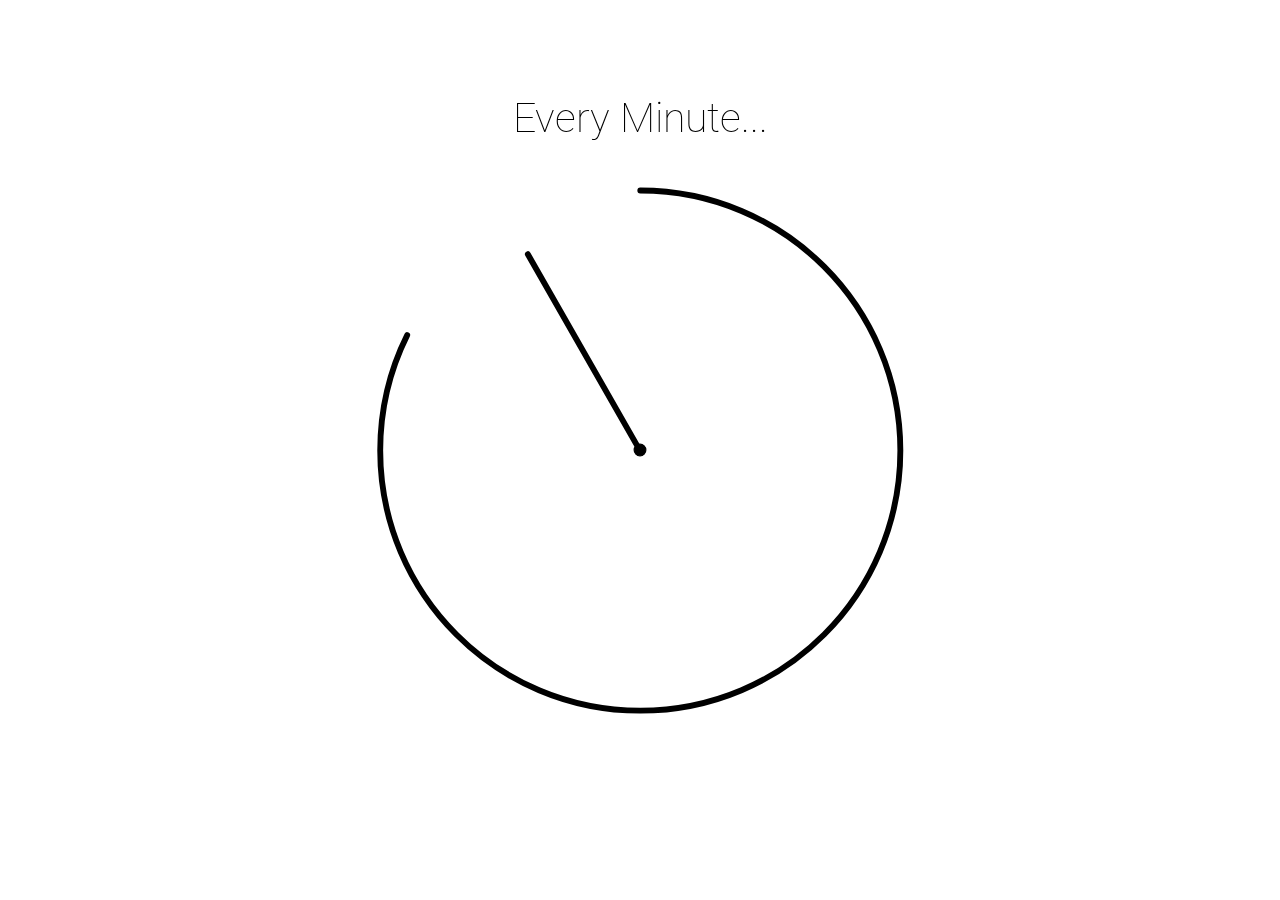
<file: scripts/ibeto-final-2.html>
<!doctype html>
<html lang="en" class="no-js">
<head>
	<meta charset="UTF-8" />
	<!-- <meta http-equiv="refresh" content="8"> --> <!-- Refresh every 15 minutes -->
	<meta http-equiv="Content-Type" content="image/svg+xml" />
	<meta http-equiv="X-UA-Compatible" content="IE=edge,chome=1">
	<meta name="viewport" content="width=device-width, initial-scale=1.0">

	<title>Ibeto Animation</title>
	<meta name="robots" content="index, follow">
	<meta name="viewport" content="width=device-width, initial-scale=1.0">
	<style>
		html, body { margin:0; padding:0; overflow:hidden;}
		.anim-svg { position:fixed; top:0; left:0; height:100%; width:100%; opacity: 0; }
	</style>
</head>
<body style="text-align:center; margin-top:50px">
	<!-- bulb svg from <div>Icon made from <a href="http://www.onlinewebfonts.com/icon">Icon Fonts</a> is licensed by CC BY 3.0</div> -->
	<link href="https://fonts.googleapis.com/css?family=Roboto:100,100italic,300,300italic,400,400italic,500,500italic,700,700italic,900,900italic" rel="stylesheet">
	<script type="text/javascript" src="TweenMax.min.js"></script>
	<script type="text/javascript" src="CustomEase.js"></script>
	<script type="text/javascript" src="MorphSVGPlugin.min.js"></script>

	
	<svg class="anim-svg" version="1.1" xmlns="http://www.w3.org/2000/svg" xmlns:xlink="http://www.w3.org/1999/xlink" x="0px" y="0px" width="1024px"
	 height="768px" viewBox="0 0 1024 768" style="enable-background:new 0 0 1024 768;" xml:space="preserve">
<style type="text/css">
<![CDATA[
	.st0{font-family: 'Roboto', sans-serif; font-weight: 100;}
	.st1{display:inline;stroke:#000000;stroke-miterlimit:10;}
	.st2{display:inline;fill:none;stroke:#000000;stroke-width:5;stroke-linecap:round;stroke-miterlimit:10;}
	.st3{fill:none;stroke:#FFFFFF;stroke-width:5;stroke-linecap:round;stroke-miterlimit:10;}
	.st4{display:inline;fill:#999999;}
	.st5{display:inline;fill:#FDF5E8;}
	.st6{display:inline;fill:#FFFC7F;}
	.st7{display:inline;fill:#FFFFFF;}
	.st8{font-size:12.5em;}
	.st9{font-family:'Roboto', sans-serif; font-weight: 300;}
	.st10{font-family:'Roboto', sans-serif; font-weight: 500;}
	.st11{display:inline;}
	.st12{letter-spacing:1;}
	.st13{letter-spacing:2;}
	.st14{letter-spacing:7;}
	.st15{font-size:1.875em;}
	.st16{font-size:2.2em;}
	.st17{font-size:2.5em;}
	.st18{font-size:2.8em;}
	.st19{font-size:3.125em;}
	.st20{font-size:3.4em;}
	.st21{font-size:4em;}
	.st22{font-size:4.4em;}
	.st23{display:none;}
	.st24{display:inline;fill:#DEE9FF;}
	.st25{font-family:'Roboto-Bold';}
	.minute-hand{fill:none;stroke:#000000;stroke-width:5;stroke-linecap:round;stroke-miterlimit:10;}
	.motion-path{fill:none;stroke:#FFFFFF;stroke-miterlimit:10;}
	.small-text{fill:#FFFFFF;}
	.bulb{fill:none;stroke:#FFFFFF;stroke-miterlimit:10;}
	.hide-box{fill:url(#hide-box_1_);}

	/*logo styles*/
	.lst0{clip-path:url(#SVGID_2_);fill:url(#SVGID_3_);}
	.lst1{fill:#161616;}
	.lst2{clip-path:url(#SVGID_30_);fill:url(#SVGID_31_);}
	.lst3{clip-path:url(#SVGID_33_);fill:url(#SVGID_34_);}
	.lst4{clip-path:url(#SVGID_36_);fill:url(#SVGID_37_);}
	.lst5{clip-path:url(#SVGID_51_);fill:url(#SVGID_52_);}
	.lst6{clip-path:url(#SVGID_39_);fill:url(#SVGID_40_);}
	.lst7{clip-path:url(#SVGID_72_);fill:url(#SVGID_73_);}
	.lst8{clip-path:url(#SVGID_75_);fill:url(#SVGID_76_);}
	.lst9{clip-path:url(#SVGID_90_);fill:url(#SVGID_91_);}
	.lst10{clip-path:url(#SVGID_78_);fill:url(#SVGID_79_);}
	.lst11{clip-path:url(#SVGID_93_);fill:url(#SVGID_94_);}
	.lst12{clip-path:url(#SVGID_96_);fill:url(#SVGID_97_);}
	.lst13{opacity:0.81;clip-path:url(#SVGID_54_);}
	.lst14{opacity:0.85;clip-path:url(#SVGID_68_);}
	.lst15{clip-path:url(#SVGID_11_);fill:url(#SVGID_12_);}
	.lst16{clip-path:url(#SVGID_5_);fill:url(#SVGID_6_);}
	.lst17{clip-path:url(#SVGID_42_);fill:url(#SVGID_43_);}
	.lst18{clip-path:url(#SVGID_45_);fill:url(#SVGID_46_);}
	.lst19{clip-path:url(#SVGID_48_);fill:url(#SVGID_49_);}
	.lst20{clip-path:url(#SVGID_81_);fill:url(#SVGID_82_);}
	.lst21{clip-path:url(#SVGID_84_);fill:url(#SVGID_85_);}
	.lst22{clip-path:url(#SVGID_99_);fill:url(#SVGID_100_);}
	.lst23{clip-path:url(#SVGID_87_);fill:url(#SVGID_88_);}
	.lst24{clip-path:url(#SVGID_70_);}
	.lst25{clip-path:url(#SVGID_8_);fill:url(#SVGID_9_);}

]]>
</style>
<g id="Scene1">
	<rect class="bg-rect st24 suggested-fg" x="-250%" y="-250%" width="500%" height="500%"/>
	<path class="st2 clock-outer" d="M734.162,384.495c0,122.564-99.357,221.921-221.921,221.921c-122.564,0-221.922-99.357-221.922-221.921
		s99.358-221.922,221.922-221.922C634.805,162.573,734.162,261.931,734.162,384.495z"/>
	<line class="minute-hand suggested-fg" x1="512" y1="384.5" x2="319" y2="384.5"/>
	<circle class="clock-inner st1 suggested-fg suggested-fill" cx="512" cy="384" r="5"/>
	<text transform="matrix(1 0 0 1 403.2656 113)" class="suggested-fg minute-text st11 st0 st16">Every Minute...</text>
</g>
<g id="Scene2">
	<text transform="matrix(1 0 0 1 480.2471 113)" class="day-text st11 st0 st16">Day.</text>
</g>
<g id="Scene3">
	<text transform="matrix(1 0 0 1 433.7539 113)" class="night-text st7 st0 st16">And Night.</text>
	<g class="stars">
		<polygon class="st5" points="799.437,569.466 795.446,565.882 790.231,567.138 792.407,562.234 789.602,557.663 794.937,558.217 
			798.417,554.137 799.539,559.382 804.495,561.431 799.854,564.118 		"/>
		<polygon class="st5" points="761.938,210.984 761.021,215.879 764.535,219.409 759.596,220.05 757.324,224.482 755.188,219.983 
			750.271,219.192 753.891,215.771 753.123,210.85 757.495,213.234 		"/>
		<polygon class="st5" points="133.47,300.979 129.027,298.729 124.655,301.114 125.422,296.193 121.803,292.771 126.72,291.98 
			128.856,287.481 131.128,291.913 136.067,292.554 132.554,296.084 		"/>
	</g>
	<path class="moon st5" d="M389.615,384c0-106.346,74.059-195.455,173.394-218.557c-16.387-3.81-33.462-5.828-51.009-5.828
		c-123.885,0-224.385,100.5-224.385,224.385c0,123.939,100.5,224.385,224.385,224.385c17.547,0,34.622-2.018,51.009-5.825
		C463.674,579.469,389.615,490.393,389.615,384z"/>
</g>
<g id="Scene4">
	<path class="bulb" d="M584.965,475.072c-0.8,1.614-2.759,2.262-4.359,1.469l-23.353-11.578
		c-1.614-0.801-2.265-2.758-1.471-4.359c0.8-1.613,2.76-2.264,4.36-1.47l23.353,11.578
		C585.103,471.492,585.765,473.459,584.965,475.072z M579.866,478l-23.34-11.572c-1.927-0.956-4.32,0.163-4.681,2.492
		c-0.214,1.407,0.64,2.766,1.915,3.398l0.051,0.024c1.688,0.837,2.756,2.55,2.757,4.437l-0.007,0.074
		c0.009,2.528,1.447,4.848,3.723,5.976l4.253,2.108c2.276,1.129,4.992,0.869,7.01-0.654l0.056-0.05
		c1.501-1.142,3.522-1.323,5.199-0.492l0.051,0.025c1.275,0.632,2.874,0.489,3.863-0.532
		C582.365,481.544,581.793,478.955,579.866,478z M588.587,467.768c-0.8,1.613-2.759,2.262-4.36,1.469l-23.353-11.578
		c-1.613-0.801-2.264-2.759-1.47-4.359c0.769-1.551,2.609-2.215,4.19-1.538c6.316-17.329-8.859-29.403,0.729-48.742
		c8.391-16.924,28.916-23.843,45.841-15.451c16.923,8.391,23.842,28.916,15.45,45.84c-9.588,19.338-28.385,14.569-38.342,30.093
		C588.757,464.344,589.355,466.217,588.587,467.768z"/>

	<linearGradient id="hide-box_1_" gradientUnits="userSpaceOnUse" x1="511.4995" y1="349.5923" x2="511.4995" y2="400.6119">
		<stop  offset="0" style="stop-color:#000000;stop-opacity:0"/>
		<stop  offset="1" style="stop-color:#000000"/>
	</linearGradient>
	<rect class="hide-box" x="207" y="378" width="609" height="285"/>
	
	<text transform="matrix(1 0 0 1 374.3853 397.1504)" class="think-text st7 st9 st18">People THINK</text>

	<g class="effect st23">
		<path class="st3" d="M610.838,372.869l35.355-35.355"/>
		<path class="st3" d="M629,381.5h50"/>
		<path class="reversed-line st3" d="M646.193,426.901l-35.355-35.355"/>
		<path class="st3" d="M583.5,395v50"/>
		<path class="st3" d="M557.868,390.84l-35.354,35.354"/>
		<path class="st3" d="M543,381.5h-50"/>
		<path class="reversed-line st3" d="M521.099,337.806l35.354,35.355"/>
		<path class="st3" d="M582.5,370v-50"/>
	</g>

</g>
<g id="Scene5">
	<circle class="white-circle st7" cx="512" cy="384" r="300"/>
	<text transform="matrix(1 0 0 1 494.6953 328.6245)" class="big-text st11"><tspan x="0" y="0" class="st0 st17">of</tspan><tspan x="-37.383" y="84" class="st9 st22">BIG</tspan></text>
</g>
<g id="Scene6">
	<g class="small-text">
		<path d="M344.175,406.742c-0.144-0.494-0.244-1.09-0.303-1.787c-0.059-0.696-0.088-1.39-0.088-2.08
			c-0.352,0.573-0.788,1.117-1.309,1.631c-0.521,0.515-1.126,0.967-1.816,1.357c-0.69,0.391-1.465,0.7-2.324,0.928
			s-1.816,0.342-2.871,0.342c-0.99,0-1.885-0.141-2.686-0.42s-1.484-0.674-2.051-1.182s-1.003-1.113-1.309-1.816
			c-0.306-0.703-0.459-1.478-0.459-2.324c0-0.938,0.221-1.803,0.664-2.598c0.442-0.794,1.084-1.475,1.924-2.041
			s1.865-1.009,3.076-1.328c1.211-0.318,2.578-0.479,4.102-0.479h5.059v-3.086c0-1.771-0.557-3.145-1.67-4.121
			s-2.705-1.465-4.775-1.465c-0.964,0-1.855,0.131-2.676,0.391c-0.82,0.261-1.533,0.622-2.139,1.084
			c-0.605,0.463-1.081,1.01-1.426,1.641c-0.345,0.632-0.518,1.313-0.518,2.041l-1.055-0.039c0-0.82,0.192-1.604,0.576-2.354
			c0.384-0.748,0.924-1.406,1.621-1.973c0.696-0.566,1.523-1.016,2.48-1.348s2.002-0.498,3.135-0.498c1.094,0,2.1,0.141,3.018,0.42
			c0.918,0.28,1.709,0.697,2.373,1.25c0.664,0.554,1.182,1.25,1.553,2.09s0.557,1.813,0.557,2.92v10.586
			c0,0.378,0.013,0.766,0.039,1.162c0.026,0.397,0.062,0.775,0.107,1.133c0.045,0.358,0.101,0.693,0.166,1.006
			c0.065,0.313,0.143,0.573,0.234,0.781v0.176H344.175z M335.464,406.098c1.016,0,1.956-0.117,2.822-0.352
			c0.866-0.234,1.647-0.572,2.344-1.016c0.696-0.442,1.309-0.973,1.836-1.592c0.527-0.618,0.967-1.318,1.318-2.1v-5.02h-5
			c-1.367,0-2.591,0.134-3.672,0.4c-1.081,0.268-1.999,0.642-2.754,1.123c-0.755,0.482-1.335,1.059-1.738,1.729
			c-0.404,0.671-0.605,1.403-0.605,2.197c0,0.639,0.133,1.237,0.4,1.797c0.267,0.561,0.641,1.052,1.123,1.475
			c0.481,0.424,1.055,0.756,1.719,0.996C333.921,405.978,334.656,406.098,335.464,406.098z"/>
		<path d="M353.892,388.441c0.488-0.65,1.051-1.214,1.689-1.689c0.638-0.475,1.344-0.85,2.119-1.123
			c0.774-0.273,1.604-0.41,2.49-0.41c1.067,0,2.018,0.146,2.852,0.439c0.833,0.293,1.536,0.756,2.109,1.387
			c0.573,0.632,1.009,1.442,1.309,2.432c0.299,0.99,0.449,2.188,0.449,3.594v13.672h-1.055V393.07c0-1.341-0.14-2.451-0.42-3.33
			c-0.28-0.879-0.674-1.575-1.182-2.09c-0.508-0.514-1.113-0.875-1.816-1.084c-0.703-0.208-1.472-0.313-2.305-0.313
			c-0.769,0-1.472,0.107-2.109,0.322c-0.638,0.215-1.214,0.505-1.729,0.869c-0.515,0.365-0.974,0.781-1.377,1.25
			c-0.404,0.469-0.752,0.964-1.045,1.484c-0.293,0.521-0.537,1.042-0.732,1.563c-0.195,0.521-0.345,1.01-0.449,1.465v13.535h-1.055
			v-21.133h1.055v4.922C353.003,389.789,353.403,389.093,353.892,388.441z"/>
		<path d="M372.554,395.961c0-1.666,0.179-3.164,0.537-4.492c0.358-1.328,0.879-2.454,1.563-3.379
			c0.684-0.924,1.52-1.634,2.51-2.129c0.989-0.494,2.109-0.742,3.359-0.742c0.872,0,1.673,0.104,2.402,0.313
			c0.729,0.209,1.39,0.498,1.982,0.869c0.592,0.371,1.12,0.82,1.582,1.348c0.462,0.527,0.862,1.11,1.201,1.748v-12.754h1.055v30
			h-1.055v-3.379c-0.326,0.547-0.72,1.049-1.182,1.504c-0.462,0.456-0.996,0.854-1.602,1.191c-0.605,0.339-1.276,0.603-2.012,0.791
			c-0.736,0.188-1.54,0.283-2.412,0.283c-1.25,0-2.367-0.258-3.35-0.771c-0.983-0.514-1.813-1.243-2.49-2.188
			c-0.677-0.943-1.195-2.076-1.553-3.398c-0.358-1.321-0.537-2.789-0.537-4.404V395.961z M373.647,396.371
			c0,1.406,0.14,2.702,0.42,3.887c0.28,1.186,0.7,2.211,1.26,3.076c0.56,0.866,1.266,1.54,2.119,2.021
			c0.853,0.482,1.858,0.723,3.018,0.723c0.963,0,1.836-0.113,2.617-0.342c0.781-0.228,1.471-0.547,2.07-0.957
			c0.599-0.41,1.106-0.895,1.523-1.455c0.417-0.56,0.755-1.165,1.016-1.816v-9.902c-0.208-0.611-0.488-1.233-0.84-1.865
			c-0.352-0.631-0.811-1.204-1.377-1.719c-0.566-0.514-1.257-0.934-2.07-1.26c-0.814-0.325-1.781-0.488-2.9-0.488
			c-1.159,0-2.168,0.241-3.027,0.723c-0.859,0.482-1.572,1.152-2.139,2.012s-0.99,1.882-1.27,3.066
			c-0.28,1.186-0.42,2.48-0.42,3.887V396.371z"/>
		<path d="M418.022,401.566c0-0.481-0.091-0.97-0.273-1.465c-0.183-0.494-0.515-0.973-0.996-1.436
			c-0.482-0.462-1.14-0.892-1.973-1.289c-0.833-0.396-1.901-0.738-3.203-1.025c-1.185-0.247-2.224-0.527-3.115-0.84
			c-0.892-0.313-1.638-0.693-2.236-1.143c-0.599-0.449-1.048-0.982-1.348-1.602c-0.3-0.618-0.449-1.357-0.449-2.217
			c0-0.742,0.163-1.436,0.488-2.08c0.325-0.645,0.791-1.207,1.396-1.689c0.605-0.481,1.344-0.862,2.217-1.143
			c0.872-0.279,1.862-0.42,2.969-0.42c1.185,0,2.243,0.146,3.174,0.439c0.931,0.293,1.722,0.703,2.373,1.23
			c0.651,0.527,1.149,1.162,1.494,1.904c0.345,0.742,0.518,1.563,0.518,2.461h-1.074c0-0.65-0.144-1.275-0.43-1.875
			c-0.287-0.599-0.703-1.129-1.25-1.592c-0.547-0.462-1.224-0.83-2.031-1.104c-0.808-0.273-1.732-0.41-2.773-0.41
			c-1.068,0-1.982,0.127-2.744,0.381s-1.384,0.586-1.865,0.996c-0.482,0.41-0.837,0.866-1.064,1.367
			c-0.228,0.502-0.342,1-0.342,1.494c0,0.547,0.075,1.052,0.225,1.514c0.149,0.463,0.456,0.893,0.918,1.289
			c0.462,0.397,1.113,0.771,1.953,1.123s1.943,0.684,3.311,0.996c1.263,0.287,2.347,0.612,3.252,0.977
			c0.905,0.365,1.65,0.791,2.236,1.279s1.016,1.052,1.289,1.689c0.273,0.639,0.41,1.374,0.41,2.207c0,0.82-0.173,1.569-0.518,2.246
			c-0.345,0.678-0.84,1.26-1.484,1.748s-1.426,0.869-2.344,1.143s-1.943,0.41-3.076,0.41c-1.276,0-2.406-0.153-3.389-0.459
			c-0.983-0.306-1.81-0.723-2.48-1.25c-0.671-0.527-1.179-1.139-1.523-1.836c-0.345-0.696-0.518-1.436-0.518-2.217h1.055
			c0.065,0.912,0.315,1.67,0.752,2.275c0.436,0.605,0.977,1.088,1.621,1.445c0.645,0.358,1.36,0.612,2.148,0.762
			c0.788,0.15,1.565,0.225,2.334,0.225c1.042,0,1.959-0.13,2.754-0.391c0.794-0.26,1.458-0.605,1.992-1.035
			c0.534-0.43,0.938-0.914,1.211-1.455C417.886,402.657,418.022,402.113,418.022,401.566z"/>
		<path d="M440.015,406.742h-1.055V392.68c0-1.263-0.144-2.308-0.43-3.135c-0.287-0.826-0.687-1.484-1.201-1.973
			c-0.515-0.488-1.126-0.83-1.836-1.025c-0.71-0.195-1.481-0.293-2.314-0.293c-1.172,0-2.194,0.241-3.066,0.723
			c-0.873,0.482-1.608,1.084-2.207,1.807c-0.599,0.723-1.074,1.498-1.426,2.324c-0.352,0.827-0.593,1.586-0.723,2.275v13.359h-1.074
			v-21.133h1.074v5c0.313-0.755,0.706-1.461,1.182-2.119c0.475-0.657,1.032-1.227,1.67-1.709c0.638-0.481,1.344-0.862,2.119-1.143
			c0.774-0.279,1.611-0.42,2.51-0.42c1.771,0,3.219,0.391,4.346,1.172c1.126,0.781,1.865,2.058,2.217,3.828
			c0.286-0.703,0.674-1.357,1.162-1.963s1.064-1.133,1.729-1.582s1.406-0.804,2.227-1.064c0.82-0.26,1.706-0.391,2.656-0.391
			c1.067,0,2.021,0.146,2.861,0.439s1.549,0.756,2.129,1.387c0.579,0.632,1.022,1.442,1.328,2.432
			c0.306,0.99,0.459,2.188,0.459,3.594v13.672h-1.055V393.07c0-1.341-0.144-2.454-0.43-3.34c-0.287-0.885-0.687-1.585-1.201-2.1
			c-0.515-0.514-1.126-0.875-1.836-1.084c-0.71-0.208-1.481-0.306-2.314-0.293c-0.833,0.014-1.592,0.127-2.275,0.342
			s-1.299,0.498-1.846,0.85s-1.022,0.752-1.426,1.201c-0.404,0.449-0.746,0.908-1.025,1.377c-0.28,0.469-0.498,0.935-0.654,1.396
			c-0.156,0.463-0.248,0.883-0.273,1.26V406.742z"/>
		<path d="M474.409,406.742c-0.144-0.494-0.244-1.09-0.303-1.787c-0.059-0.696-0.088-1.39-0.088-2.08
			c-0.352,0.573-0.788,1.117-1.309,1.631c-0.521,0.515-1.126,0.967-1.816,1.357c-0.69,0.391-1.465,0.7-2.324,0.928
			s-1.816,0.342-2.871,0.342c-0.99,0-1.885-0.141-2.686-0.42s-1.484-0.674-2.051-1.182s-1.003-1.113-1.309-1.816
			c-0.306-0.703-0.459-1.478-0.459-2.324c0-0.938,0.221-1.803,0.664-2.598c0.442-0.794,1.084-1.475,1.924-2.041
			s1.865-1.009,3.076-1.328c1.211-0.318,2.578-0.479,4.102-0.479h5.059v-3.086c0-1.771-0.557-3.145-1.67-4.121
			s-2.705-1.465-4.775-1.465c-0.964,0-1.855,0.131-2.676,0.391c-0.82,0.261-1.533,0.622-2.139,1.084
			c-0.605,0.463-1.081,1.01-1.426,1.641c-0.345,0.632-0.518,1.313-0.518,2.041l-1.055-0.039c0-0.82,0.192-1.604,0.576-2.354
			c0.384-0.748,0.924-1.406,1.621-1.973c0.696-0.566,1.523-1.016,2.48-1.348s2.002-0.498,3.135-0.498c1.094,0,2.1,0.141,3.018,0.42
			c0.918,0.28,1.709,0.697,2.373,1.25c0.664,0.554,1.182,1.25,1.553,2.09s0.557,1.813,0.557,2.92v10.586
			c0,0.378,0.013,0.766,0.039,1.162c0.026,0.397,0.062,0.775,0.107,1.133c0.045,0.358,0.101,0.693,0.166,1.006
			c0.065,0.313,0.143,0.573,0.234,0.781v0.176H474.409z M465.698,406.098c1.016,0,1.956-0.117,2.822-0.352
			c0.866-0.234,1.647-0.572,2.344-1.016c0.696-0.442,1.309-0.973,1.836-1.592c0.527-0.618,0.967-1.318,1.318-2.1v-5.02h-5
			c-1.367,0-2.591,0.134-3.672,0.4c-1.081,0.268-1.999,0.642-2.754,1.123c-0.755,0.482-1.335,1.059-1.738,1.729
			c-0.404,0.671-0.605,1.403-0.605,2.197c0,0.639,0.133,1.237,0.4,1.797c0.267,0.561,0.641,1.052,1.123,1.475
			c0.481,0.424,1.055,0.756,1.719,0.996C464.155,405.978,464.891,406.098,465.698,406.098z"/>
		<path d="M483.179,406.742h-1.055v-30h1.055V406.742z"/>
		<path d="M491.421,406.742h-1.055v-30h1.055V406.742z"/>
		<path d="M510.288,379.906v5.703h4.805v1.074h-4.805v15c0,0.925,0.085,1.674,0.254,2.246
			c0.169,0.573,0.4,1.02,0.693,1.338c0.293,0.319,0.632,0.534,1.016,0.645c0.384,0.111,0.791,0.166,1.221,0.166
			c0.403,0,0.762-0.016,1.074-0.049c0.313-0.032,0.651-0.074,1.016-0.127l0.176,0.996c-0.144,0.052-0.313,0.091-0.508,0.117
			c-0.195,0.025-0.397,0.049-0.605,0.068s-0.41,0.032-0.605,0.039c-0.195,0.006-0.358,0.01-0.488,0.01
			c-0.677,0-1.282-0.085-1.816-0.254s-0.986-0.462-1.357-0.879c-0.371-0.416-0.654-0.977-0.85-1.68s-0.293-1.582-0.293-2.637v-15
			h-3.906v-1.074h3.906v-5.703H510.288z"/>
		<path d="M521.636,390.531c0.313-0.742,0.713-1.438,1.201-2.09c0.488-0.65,1.052-1.214,1.689-1.689
			c0.638-0.475,1.345-0.85,2.119-1.123s1.604-0.41,2.49-0.41c1.067,0,2.019,0.146,2.852,0.439s1.536,0.756,2.109,1.387
			c0.573,0.632,1.009,1.442,1.309,2.432c0.3,0.99,0.449,2.188,0.449,3.594v13.672H534.8V393.07c0-1.341-0.14-2.451-0.42-3.33
			s-0.674-1.575-1.182-2.09c-0.508-0.514-1.113-0.875-1.816-1.084c-0.703-0.208-1.472-0.313-2.305-0.313
			c-0.769,0-1.472,0.107-2.109,0.322s-1.214,0.505-1.729,0.869c-0.515,0.365-0.974,0.781-1.377,1.25s-0.752,0.964-1.045,1.484
			c-0.293,0.521-0.537,1.042-0.732,1.563c-0.195,0.521-0.345,1.01-0.449,1.465v13.535h-1.055v-30h1.055V390.531z"/>
		<rect x="542.729" y="385.609" width="1.055" height="21.133"/>
		<path d="M552.974,388.441c0.488-0.65,1.052-1.214,1.689-1.689c0.638-0.475,1.345-0.85,2.119-1.123
			s1.604-0.41,2.49-0.41c1.067,0,2.019,0.146,2.852,0.439s1.536,0.756,2.109,1.387c0.573,0.632,1.009,1.442,1.309,2.432
			c0.3,0.99,0.449,2.188,0.449,3.594v13.672h-1.055V393.07c0-1.341-0.14-2.451-0.42-3.33s-0.674-1.575-1.182-2.09
			c-0.508-0.514-1.113-0.875-1.816-1.084c-0.703-0.208-1.472-0.313-2.305-0.313c-0.769,0-1.472,0.107-2.109,0.322
			s-1.214,0.505-1.729,0.869c-0.515,0.365-0.974,0.781-1.377,1.25s-0.752,0.964-1.045,1.484c-0.293,0.521-0.537,1.042-0.732,1.563
			c-0.195,0.521-0.345,1.01-0.449,1.465v13.535h-1.055v-21.133h1.055v4.922C552.085,389.789,552.485,389.093,552.974,388.441z"/>
		<path d="M571.616,395.961c0-1.666,0.179-3.164,0.537-4.492s0.879-2.454,1.563-3.379
			c0.684-0.924,1.521-1.634,2.51-2.129c0.989-0.494,2.109-0.742,3.359-0.742c0.859,0,1.653,0.104,2.383,0.313
			c0.729,0.209,1.39,0.498,1.982,0.869s1.12,0.817,1.582,1.338c0.462,0.521,0.862,1.101,1.201,1.738v-3.867h1.074v20.84
			c0,1.354-0.183,2.575-0.547,3.662s-0.892,2.012-1.582,2.773s-1.526,1.348-2.51,1.758s-2.1,0.615-3.35,0.615
			c-0.769,0-1.491-0.088-2.168-0.264s-1.302-0.42-1.875-0.732s-1.101-0.687-1.582-1.123s-0.911-0.915-1.289-1.436l0.742-0.703
			c0.82,1.042,1.719,1.839,2.695,2.393s2.122,0.83,3.438,0.83c1.146,0,2.151-0.183,3.018-0.547s1.592-0.886,2.178-1.563
			s1.025-1.494,1.318-2.451s0.439-2.028,0.439-3.213v-3.047c-0.325,0.534-0.72,1.029-1.182,1.484
			c-0.462,0.456-0.993,0.85-1.592,1.182s-1.267,0.593-2.002,0.781s-1.54,0.283-2.412,0.283c-1.25,0-2.366-0.258-3.35-0.771
			s-1.813-1.243-2.49-2.188c-0.677-0.943-1.194-2.076-1.553-3.398c-0.358-1.321-0.537-2.789-0.537-4.404V395.961z M572.69,396.371
			c0,1.406,0.14,2.702,0.42,3.887c0.28,1.186,0.703,2.211,1.27,3.076c0.566,0.866,1.276,1.54,2.129,2.021
			c0.853,0.482,1.858,0.723,3.018,0.723c0.989,0,1.875-0.12,2.656-0.361c0.781-0.24,1.472-0.572,2.07-0.996
			c0.599-0.423,1.104-0.921,1.514-1.494c0.41-0.572,0.732-1.197,0.967-1.875v-9.59c-0.195-0.625-0.462-1.263-0.801-1.914
			c-0.339-0.65-0.788-1.24-1.348-1.768s-1.25-0.96-2.07-1.299c-0.82-0.338-1.804-0.508-2.949-0.508
			c-1.159,0-2.171,0.241-3.037,0.723c-0.866,0.482-1.582,1.152-2.148,2.012s-0.989,1.882-1.27,3.066
			c-0.28,1.186-0.42,2.48-0.42,3.887V396.371z"/>
		<path d="M607.573,401.566c0-0.481-0.091-0.97-0.273-1.465c-0.183-0.494-0.515-0.973-0.996-1.436
			c-0.481-0.462-1.14-0.892-1.973-1.289c-0.833-0.396-1.901-0.738-3.203-1.025c-1.185-0.247-2.224-0.527-3.115-0.84
			s-1.638-0.693-2.236-1.143s-1.048-0.982-1.348-1.602c-0.3-0.618-0.449-1.357-0.449-2.217c0-0.742,0.163-1.436,0.488-2.08
			s0.791-1.207,1.396-1.689c0.605-0.481,1.345-0.862,2.217-1.143c0.872-0.279,1.862-0.42,2.969-0.42
			c1.185,0,2.243,0.146,3.174,0.439s1.722,0.703,2.373,1.23s1.149,1.162,1.494,1.904s0.518,1.563,0.518,2.461h-1.074
			c0-0.65-0.144-1.275-0.43-1.875c-0.286-0.599-0.703-1.129-1.25-1.592c-0.547-0.462-1.224-0.83-2.031-1.104s-1.731-0.41-2.773-0.41
			c-1.067,0-1.982,0.127-2.744,0.381s-1.384,0.586-1.865,0.996s-0.837,0.866-1.064,1.367c-0.228,0.502-0.342,1-0.342,1.494
			c0,0.547,0.075,1.052,0.225,1.514c0.149,0.463,0.456,0.893,0.918,1.289c0.462,0.397,1.113,0.771,1.953,1.123
			s1.943,0.684,3.311,0.996c1.263,0.287,2.347,0.612,3.252,0.977c0.905,0.365,1.65,0.791,2.236,1.279s1.016,1.052,1.289,1.689
			c0.273,0.639,0.41,1.374,0.41,2.207c0,0.82-0.173,1.569-0.518,2.246c-0.345,0.678-0.84,1.26-1.484,1.748s-1.426,0.869-2.344,1.143
			s-1.943,0.41-3.076,0.41c-1.276,0-2.405-0.153-3.389-0.459s-1.81-0.723-2.48-1.25s-1.179-1.139-1.523-1.836
			c-0.345-0.696-0.518-1.436-0.518-2.217h1.055c0.065,0.912,0.315,1.67,0.752,2.275s0.977,1.088,1.621,1.445
			c0.645,0.358,1.36,0.612,2.148,0.762c0.788,0.15,1.565,0.225,2.334,0.225c1.042,0,1.96-0.13,2.754-0.391
			c0.794-0.26,1.458-0.605,1.992-1.035s0.938-0.914,1.211-1.455C607.437,402.657,607.573,402.113,607.573,401.566z"/>
		<path d="M613.96,405.785c0-0.299,0.104-0.557,0.313-0.771s0.462-0.322,0.762-0.322s0.557,0.107,0.771,0.322
			s0.322,0.473,0.322,0.771c0,0.3-0.107,0.554-0.322,0.762s-0.472,0.313-0.771,0.313s-0.554-0.104-0.762-0.313
			S613.96,406.085,613.96,405.785z"/>
		<path d="M622.534,405.785c0-0.299,0.104-0.557,0.313-0.771s0.462-0.322,0.762-0.322s0.557,0.107,0.771,0.322
			s0.322,0.473,0.322,0.771c0,0.3-0.107,0.554-0.322,0.762s-0.472,0.313-0.771,0.313s-0.554-0.104-0.762-0.313
			S622.534,406.085,622.534,405.785z"/>
	</g>
	<g id="motion-paths" class="st23">
		<path class="motion-path" id="mp1" d="M478.5,310v57"/>
		<path class="motion-path" id="mp2" d="M478.636,367.161c0,0-0.574-15.468,5.19-15.468c4.361,0,5.637,12.643,5.637,12.643"/>
		<path class="motion-path" id="mp3" d="M489.312,364.557c0,0,4.946-12.11,12.571-11.572c7.626,0.539,9.77,12.508,9.77,14.16"/>
	</g>
</g>
<g id="Scene7" >
	<text transform="matrix(1 0 0 1 467.125 318.1294)" class="yet-text st11 st0 st20">Yet.</text>
	<text transform="matrix(1 0 0 1 369.5269 480.6611)" class="all-text st4 st0 st21 st13">All it takes</text>
</g>
<g id="Scene8">
	<text transform="matrix(1 0 0 1 323.2354 398.6113)" class="logic-text st0 st19 st12">Is a bit of LOGIC</text>
	<g id="ones2" class="st11">
		<text transform="matrix(1 0 0 1 260.8921 219.0991)" class="st0 st15 st12">1</text>
		<text transform="matrix(1 0 0 1 817.373 176.1074)" class="st0 st15 st12">1</text>
		<text transform="matrix(1 0 0 1 722.8789 485.0918)" class="st0 st15 st12">1</text>
	</g>
	<g id="zeros2" class="st11">
		<text transform="matrix(1 0 0 1 211.3916 440.0957)" class="st0 st15 st12">0</text>
		<text transform="matrix(1 0 0 1 575.873 522.5898)" class="st0 st15 st12">0</text>
		<text transform="matrix(1 0 0 1 662.8691 279.6025)" class="st0 st15 st12">0</text>
	</g>
	<g id="ones1" class="st11">
		<text transform="matrix(1 0 0 1 368.896 504.5908)" class="st0 st15 st12">1</text>
		<text transform="matrix(1 0 0 1 395.8945 314.1006)" class="st0 st15 st12">1</text>
		<text transform="matrix(1 0 0 1 592.3848 228.605)" class="st0 st15 st12">1</text>
	</g>
	<g id="zeros1" class="st11">
		<text transform="matrix(1 0 0 1 500.8804 201.0996)" class="st0 st15 st12">0</text>
		<text transform="matrix(1 0 0 1 841.3613 383.9995)" class="st0 st15 st12">0</text>
		<text transform="matrix(1 0 0 1 323.8799 288.6021)" class="st0 st15 st12">0</text>
	</g>
</g>
<g id="Scene9">
	<text transform="matrix(1 0 0 1 276.2271 395.6895)" class="lots-text st11 st0 st19 st12">Lots of</text>
	<g class="st11 creativity">
		<path d="M484.252,383.36c-0.13,1.807-0.537,3.467-1.221,4.98s-1.628,2.812-2.832,3.894c-1.205,1.083-2.666,1.93-4.382,2.539
			c-1.717,0.611-3.674,0.916-5.872,0.916c-2.279,0-4.326-0.395-6.14-1.184c-1.815-0.789-3.353-1.925-4.614-3.406
			c-1.262-1.48-2.23-3.275-2.905-5.383c-0.676-2.108-1.013-4.472-1.013-7.093v-2.344c0-2.62,0.35-4.988,1.05-7.104
			c0.7-2.116,1.688-3.914,2.966-5.396c1.277-1.481,2.828-2.62,4.651-3.418c1.823-0.797,3.857-1.196,6.104-1.196
			c2.213,0,4.17,0.313,5.872,0.94c1.701,0.627,3.145,1.498,4.333,2.612c1.188,1.115,2.116,2.441,2.783,3.979
			c0.667,1.538,1.09,3.21,1.27,5.017h-7.324c-0.082-1.058-0.265-1.994-0.549-2.808c-0.285-0.813-0.696-1.497-1.233-2.051
			c-0.537-0.553-1.229-0.972-2.075-1.257c-0.847-0.285-1.872-0.427-3.076-0.427c-2.474,0-4.317,0.899-5.53,2.698
			c-1.213,1.799-1.819,4.586-1.819,8.362v2.393c0,1.839,0.134,3.451,0.403,4.834c0.269,1.384,0.691,2.539,1.27,3.467
			c0.578,0.928,1.326,1.624,2.246,2.087c0.919,0.465,2.03,0.696,3.333,0.696c1.155,0,2.152-0.13,2.991-0.391
			c0.838-0.261,1.538-0.655,2.1-1.185c0.562-0.528,0.997-1.191,1.306-1.989c0.309-0.798,0.504-1.725,0.586-2.783H484.252z"/>
		<path d="M503.971,382.188h-5.835v13.013h-7.324v-35.547h13.208c2.051,0,3.89,0.232,5.518,0.696
			c1.627,0.464,3.003,1.147,4.126,2.051c1.123,0.903,1.984,2.022,2.588,3.357c0.602,1.335,0.902,2.881,0.902,4.639
			c0,1.302-0.146,2.47-0.439,3.503c-0.293,1.034-0.716,1.953-1.27,2.759c-0.553,0.806-1.221,1.51-2.002,2.112
			c-0.781,0.603-1.66,1.123-2.636,1.563l7.691,14.526v0.342h-7.862L503.971,382.188z M498.136,376.256h5.908
			c0.96,0,1.802-0.126,2.527-0.378c0.724-0.252,1.326-0.61,1.807-1.074c0.48-0.464,0.842-1.017,1.086-1.66
			c0.244-0.643,0.366-1.363,0.366-2.161c0-1.676-0.476-2.995-1.428-3.955c-0.952-0.96-2.413-1.44-4.382-1.44h-5.884V376.256z"/>
		<path d="M545.857,379.796h-14.063v9.521h16.504v5.884h-23.828v-35.547h23.779v5.933h-16.455v8.472h14.063V379.796z"/>
		<path d="M574.414,387.877h-12.842l-2.441,7.324h-7.788l13.232-35.547h6.787l13.306,35.547h-7.788L574.414,387.877z
			 M563.55,381.944h8.887l-4.468-13.306L563.55,381.944z"/>
		<path d="M613.566,365.587h-10.889v29.614h-7.324v-29.614h-10.742v-5.933h28.955V365.587z"/>
		<path d="M627.28,395.201h-7.324v-35.547h7.324V395.201z"/>
		<path d="M648.951,386.388l8.057-26.733h8.154l-12.378,35.547h-7.642l-12.329-35.547h8.13L648.951,386.388z"/>
		<path d="M678.046,395.201h-7.324v-35.547h7.324V395.201z"/>
		<path d="M712.633,365.587h-10.889v29.614h-7.324v-29.614h-10.742v-5.933h28.955V365.587z"/>
		<path d="M731.203,375.67l7.397-16.016h8.008l-11.67,22.656v12.891h-7.446v-12.891l-11.67-22.656h8.032L731.203,375.67z"/>
	</g>
</g>
<g id="Scene10">
	<text transform="matrix(1 0 0 1 388.7725 395.6895)" class="spark-text st11 st0 st17 st12">And a SPARK</text>
	<path class="ripple st11" d="M512,234c-82.843,0-150,67.157-150,150s67.157,150,150,150s150-67.157,150-150S594.843,234,512,234z
		 M512,517.871c-73.935,0-133.87-59.937-133.87-133.871S438.065,250.13,512,250.13S645.871,310.065,645.871,384
		S585.935,517.871,512,517.871z"/>
</g>
<g id="Scene11">
	<text transform="matrix(1 0 0 1 191.0952 367.0962)" class="something-text st11 st0 st15 st12">To make something..</text>
	<text transform="matrix(1 0 0 1 173.9922 442.4473)" class="great-text st11 st10 st8 st14">GREAT</text>
</g>
<g id="Scene12">
	<text transform="matrix(1 0 0 1 218.0273 244.5977)" class="after-text st11 st0 st17 st12">After all...</text>
	<text transform="matrix(1 0 0 1 214.1021 394.2285)" class="ideas-text1 st11 st0 st16 st12">It’s not about ideas</text>
	<text transform="matrix(1 0 0 1 213.5225 394.2285)" class="ideas-text2 st11 st0 st16 st12">It’s about making ideas</text>
	<text transform="matrix(1 0 0 1 594.8506 394.2285)" class="happen-text st11 st10 st16 st12">happen.</text>
</g>
<g id="Scene13">
	<text transform="matrix(1 0 0 1 339.2734 244.5977)" class="turn-text st11 st0 st16 st12">For now it’s your turn</text>

	<text transform="matrix(1 0 0 1 401.3145 361.2305)" class="lets-text st11 st0 st16 st12">Let’s</text>
	<text transform="matrix(1 0 0 1 484.3462 361.2305)" class="inspire-text st11 st0 st16 st12">Inspire</text>
	<text transform="matrix(1 0 0 1 483.626 428.7266)" class="engineer-text st11 st0 st16 st12">Engineer</text>
	<text transform="matrix(1 0 0 1 484.1387 394.2285)" class="innovate-text st11 st0 st16 st12">Innovate</text>

</g>
<g id="Scene14">
	<text transform="matrix(1 0 0 1 407.3833 394.2285)" class="tomorrow-text st11 st0 st16 st12">for a better tomorrow.</text>
</g>
<g id="Scene15">
	<path class="i-char st11" d="M471.423,393.715H470.5v-24.883h0.923V393.715z"/>
	<path class="b-char st11" d="M494.325,385.154c0,1.412-0.157,2.697-0.47,3.854s-0.766,2.147-1.358,2.974
		c-0.593,0.826-1.319,1.464-2.179,1.914c-0.861,0.449-1.837,0.675-2.931,0.675c-0.764,0-1.467-0.083-2.111-0.248
		s-1.228-0.393-1.751-0.684c-0.524-0.29-0.991-0.635-1.401-1.033c-0.41-0.399-0.758-0.832-1.042-1.299v2.922h-0.923v-26.25h0.923
		v11.125c0.296-0.558,0.646-1.064,1.051-1.521c0.404-0.455,0.869-0.846,1.393-1.171c0.524-0.324,1.105-0.575,1.743-0.752
		c0.638-0.176,1.333-0.265,2.085-0.265c1.094,0,2.073,0.217,2.939,0.649c0.866,0.434,1.598,1.054,2.196,1.863
		c0.599,0.809,1.054,1.794,1.367,2.956s0.47,2.473,0.47,3.931V385.154z M493.368,384.795c0-1.23-0.123-2.364-0.368-3.4
		c-0.245-1.037-0.615-1.932-1.11-2.684c-0.496-0.752-1.12-1.339-1.872-1.76c-0.752-0.422-1.635-0.633-2.649-0.633
		c-0.991,0-1.846,0.146-2.563,0.436c-0.718,0.291-1.324,0.667-1.82,1.128c-0.495,0.462-0.895,0.972-1.196,1.53
		c-0.302,0.558-0.538,1.11-0.709,1.657v8.477c0.216,0.581,0.507,1.122,0.872,1.624c0.364,0.501,0.806,0.937,1.325,1.307
		c0.518,0.371,1.122,0.658,1.812,0.863c0.689,0.205,1.461,0.308,2.315,0.308c1.002,0,1.88-0.211,2.632-0.632
		c0.752-0.422,1.373-1.012,1.863-1.77c0.49-0.757,0.857-1.654,1.102-2.691c0.245-1.036,0.368-2.17,0.368-3.4V384.795z"/>
	<path class="e-char st11" d="M506.223,394.57c-1.129,0-2.183-0.229-3.162-0.684c-0.98-0.455-1.837-1.091-2.572-1.905
		c-0.734-0.814-1.313-1.783-1.734-2.905s-0.633-2.355-0.633-3.7v-0.752c0-1.344,0.205-2.583,0.615-3.717s0.966-2.107,1.667-2.923
		c0.7-0.814,1.521-1.449,2.461-1.905c0.939-0.455,1.944-0.684,3.017-0.684c1.025,0,1.967,0.191,2.828,0.572
		c0.859,0.382,1.6,0.921,2.222,1.615c0.62,0.695,1.104,1.527,1.452,2.495c0.348,0.969,0.521,2.04,0.521,3.213v1.076h-13.859v0.257
		v0.752c0,1.151,0.182,2.23,0.547,3.238c0.363,1.009,0.868,1.886,1.512,2.632c0.644,0.747,1.404,1.336,2.281,1.77
		c0.877,0.433,1.823,0.648,2.838,0.648c0.523,0,1.033-0.039,1.529-0.119c0.495-0.079,0.971-0.216,1.427-0.41
		c0.456-0.193,0.894-0.453,1.315-0.777c0.422-0.325,0.826-0.737,1.214-1.239l0.649,0.462c-0.308,0.443-0.661,0.849-1.06,1.213
		c-0.399,0.365-0.853,0.678-1.358,0.939c-0.508,0.263-1.068,0.468-1.684,0.615C507.641,394.496,506.963,394.57,506.223,394.57z
		 M505.881,376.318c-0.936,0-1.793,0.183-2.572,0.547c-0.781,0.365-1.467,0.869-2.06,1.513s-1.074,1.398-1.444,2.265
		c-0.37,0.865-0.606,1.8-0.709,2.803h12.886v-0.223c0-0.923-0.146-1.803-0.436-2.641c-0.291-0.837-0.701-1.572-1.23-2.204
		c-0.53-0.633-1.171-1.134-1.923-1.504S506.803,376.318,505.881,376.318z"/>
	<path class="t-char st11" d="M521.44,370.362v4.99h4.203v0.94h-4.203v13.125c0,0.809,0.073,1.464,0.222,1.965
		c0.147,0.502,0.351,0.892,0.606,1.171c0.257,0.279,0.553,0.467,0.889,0.563c0.336,0.098,0.692,0.146,1.068,0.146
		c0.353,0,0.666-0.014,0.939-0.043c0.273-0.028,0.57-0.065,0.889-0.11l0.154,0.871c-0.126,0.045-0.273,0.079-0.444,0.103
		c-0.171,0.022-0.348,0.043-0.53,0.06c-0.182,0.018-0.358,0.028-0.529,0.034s-0.313,0.009-0.428,0.009
		c-0.592,0-1.122-0.074-1.589-0.223c-0.468-0.147-0.863-0.403-1.188-0.769c-0.325-0.364-0.573-0.854-0.743-1.47
		c-0.172-0.615-0.257-1.385-0.257-2.307v-13.125h-3.418v-0.94h3.418v-4.99H521.44z"/>
	<path class="o-char st11" d="M529.928,384.239c0-1.355,0.196-2.598,0.59-3.726c0.393-1.128,0.945-2.099,1.657-2.914
		c0.712-0.814,1.564-1.449,2.555-1.905c0.992-0.455,2.086-0.684,3.281-0.684c1.208,0,2.311,0.229,3.308,0.684
		c0.996,0.456,1.848,1.091,2.555,1.905c0.706,0.815,1.256,1.786,1.649,2.914c0.393,1.128,0.59,2.37,0.59,3.726v0.718
		c0,1.356-0.194,2.598-0.582,3.726c-0.387,1.128-0.937,2.1-1.648,2.914c-0.713,0.814-1.564,1.45-2.555,1.905
		c-0.992,0.455-2.086,0.684-3.281,0.684c-1.208,0-2.311-0.229-3.308-0.684s-1.852-1.091-2.563-1.905s-1.265-1.786-1.657-2.914
		c-0.394-1.128-0.59-2.369-0.59-3.726V384.239z M530.851,384.957c0,1.105,0.162,2.159,0.487,3.162
		c0.324,1.002,0.794,1.886,1.409,2.648c0.615,0.764,1.367,1.37,2.256,1.82s1.903,0.675,3.043,0.675c1.127,0,2.133-0.225,3.016-0.675
		s1.629-1.057,2.239-1.82c0.609-0.763,1.076-1.646,1.401-2.648c0.324-1.003,0.486-2.057,0.486-3.162v-0.718
		c0-1.082-0.162-2.122-0.486-3.119c-0.325-0.996-0.795-1.88-1.41-2.648c-0.615-0.77-1.367-1.385-2.256-1.846
		c-0.889-0.462-1.896-0.692-3.025-0.692c-1.127,0-2.136,0.23-3.024,0.692c-0.889,0.461-1.638,1.076-2.247,1.846
		c-0.61,0.769-1.077,1.652-1.401,2.648c-0.325,0.997-0.487,2.037-0.487,3.119V384.957z"/>
	<path class="dot-char st11" d="M551.227,393.579c0-0.262,0.092-0.486,0.273-0.675c0.183-0.188,0.404-0.282,0.667-0.282
		c0.262,0,0.487,0.095,0.675,0.282c0.188,0.188,0.282,0.413,0.282,0.675c0,0.263-0.094,0.485-0.282,0.667
		c-0.188,0.182-0.413,0.273-0.675,0.273c-0.263,0-0.484-0.092-0.667-0.273C551.318,394.064,551.227,393.842,551.227,393.579z"/>
</g>


<g class="ibeto-logo">
<g class="ibeto-logo-design">
	<g>
		<defs>
			<path id="SVGID_1_" d="M708.301,615.391c301.828-68.146,560.896,193.232,615.146,309.141
				c-58.182-23.621-158.76-135.407-262.663-249.785c-8.184-3.104-11.617-5.663-21.063-8.813c8.926,9.676,14.82,16.824,17.406,19.953
				c14.882,18.018,222.456,272.587,304.701,265.537c-25.065-88.512-96.345-165.274-253.977-261.881
				c-93.992-66.31-204.666-91.064-291.396-91.06C772.485,598.485,734.653,604.851,708.301,615.391"/>
		</defs>
		<clipPath id="SVGID_2_">
			<use xlink:href="#SVGID_1_"  style="overflow:visible;"/>
		</clipPath>
		
			<linearGradient id="SVGID_3_" gradientUnits="userSpaceOnUse" x1="600" y1="999.9902" x2="601" y2="999.9902" gradientTransform="matrix(596.5295 446.7679 446.7679 -596.5295 -803950.5625 328987.7813)">
			<stop  offset="0" style="stop-color:#2C8D74"/>
			<stop  offset="0.1272" style="stop-color:#2D8B76"/>
			<stop  offset="0.2912" style="stop-color:#31877D"/>
			<stop  offset="0.4754" style="stop-color:#378086"/>
			<stop  offset="0.6743" style="stop-color:#3D7693"/>
			<stop  offset="0.8827" style="stop-color:#4569A1"/>
			<stop  offset="1" style="stop-color:#4960AC"/>
		</linearGradient>
		<polygon class="lst0" points="943.147,233.676 1559.14,695.021 1126.981,1272.043 510.989,810.698 		"/>
	</g>
	<g>
		<defs>
			<path id="SVGID_4_" d="M736.499,516.695c118.14,0,212.195,64.261,267.478,113.982c11.398,3.822,12.398,3.822,21.703,7.403
				C908.359,532.243,822.244,514.143,770.531,514.144C756.712,514.145,745.343,515.438,736.499,516.695"/>
		</defs>
		<clipPath id="SVGID_5_">
			<use xlink:href="#SVGID_4_"  style="overflow:visible;"/>
		</clipPath>
		
			<linearGradient id="SVGID_6_" gradientUnits="userSpaceOnUse" x1="600" y1="1000" x2="601" y2="1000" gradientTransform="matrix(596.5295 446.7679 446.7679 -596.5295 -803925.5625 328953.6563)">
			<stop  offset="0" style="stop-color:#2C8D74"/>
			<stop  offset="0.1272" style="stop-color:#2D8B76"/>
			<stop  offset="0.2912" style="stop-color:#31877D"/>
			<stop  offset="0.4754" style="stop-color:#378086"/>
			<stop  offset="0.6743" style="stop-color:#3D7693"/>
			<stop  offset="0.8827" style="stop-color:#4569A1"/>
			<stop  offset="1" style="stop-color:#4960AC"/>
		</linearGradient>
		<polygon class="lst16" points="840.417,375.391 1085.146,558.681 921.762,776.833 677.032,593.544 		"/>
	</g>
	<g>
		<defs>
			<path id="SVGID_7_" d="M718.222,516.695c0,2.522,2.046,4.568,4.57,4.568c2.523,0,4.569-2.046,4.569-4.568
				c0-2.524-2.046-4.57-4.569-4.57C720.268,512.125,718.222,514.171,718.222,516.695"/>
		</defs>
		<clipPath id="SVGID_8_">
			<use xlink:href="#SVGID_7_"  style="overflow:visible;"/>
		</clipPath>
		
			<radialGradient id="SVGID_9_" cx="600" cy="1000" r="1" gradientTransform="matrix(5.8941 0 0 -5.8941 -2813.6772 6410.812)" gradientUnits="userSpaceOnUse">
			<stop  offset="0" style="stop-color:#1A9770"/>
			<stop  offset="1" style="stop-color:#1B3E57"/>
			<stop  offset="1" style="stop-color:#F3F4F4"/>
		</radialGradient>
		<rect x="718.222" y="512.125" class="lst25" width="9.139" height="9.139"/>
	</g>
	<g>
		<defs>
			<path id="SVGID_10_" d="M689.501,617.35c0,2.523,2.046,4.569,4.57,4.569c2.523,0,4.569-2.046,4.569-4.569
				s-2.046-4.569-4.569-4.569C691.547,612.78,689.501,614.826,689.501,617.35"/>
		</defs>
		<clipPath id="SVGID_11_">
			<use xlink:href="#SVGID_10_"  style="overflow:visible;"/>
		</clipPath>
		
			<radialGradient id="SVGID_12_" cx="600" cy="1000" r="1" gradientTransform="matrix(5.8941 0 0 -5.8941 -2842.3999 6511.4683)" gradientUnits="userSpaceOnUse">
			<stop  offset="0" style="stop-color:#1A9770"/>
			<stop  offset="1" style="stop-color:#1B3E57"/>
			<stop  offset="1" style="stop-color:#F3F4F4"/>
		</radialGradient>
		<rect x="689.501" y="612.78" class="lst15" width="9.139" height="9.139"/>
	</g>
	<g>
		<defs>
			<path id="SVGID_13_" d="M1002.788,180.258c-31.285,5.435-56.854,10.87-72.555,9.022c-0.117-0.013-0.233-0.026-0.35-0.04
				c-4.251,151.088,45.295,322.309,142.75,453.228c16.036,8.996,32.418,17.281,49.096,24.794
				c-79.324-100.33-115.403-256.496-13.261-496.081c-4.852-0.214-9.682-0.314-14.475-0.314
				C1061.109,170.867,1029.817,175.562,1002.788,180.258"/>
		</defs>
		<clipPath id="SVGID_14_">
			<use xlink:href="#SVGID_13_"  style="overflow:visible;"/>
		</clipPath>
	</g>
	<g>
		<defs>
			<path id="SVGID_15_" d="M1117.434,650.556c11.833-8.121,120.851-42.11,200.06-101.106c-9.186-7.711-17.91-15.313-26.218-22.827
				c-89.539,13.59-157.001,103.554-164.696,109.657c6.662-11.314,74.13-72.146,122.754-150.7
				c-91.638-98.008-111.222-186.171-105.003-310.572c-9.843-1.715-19.665-2.836-29.4-3.471
				C999.259,441.086,1081.448,611.353,1117.434,650.556"/>
		</defs>
		<clipPath id="SVGID_16_">
			<use xlink:href="#SVGID_15_"  style="overflow:visible;"/>
		</clipPath>
	</g>
	<g>
		<defs>
			<path id="SVGID_17_" d="M1227.457,616.498c8.171,32.487,31.884,66.215,59.707,96.292c38.023,3.895,76.748,3.319,115.766-2.402
				c-6.651-23.998-21.096-48.728-50.904-71.52c-28.072-18.423-59.553-24.909-90.126-24.91
				C1250.204,613.958,1238.648,614.906,1227.457,616.498"/>
		</defs>
		<clipPath id="SVGID_18_">
			<use xlink:href="#SVGID_17_"  style="overflow:visible;"/>
		</clipPath>
	</g>
	<g>
		<defs>
			<path id="SVGID_19_" d="M1121.805,656.139c4.247,5.643,9.214,11.534,14.803,17.588c46.716,19.535,95.624,32.915,145.787,38.554
				c-27.191-29.913-49.926-62.627-59.174-95.146C1171.009,629.912,1128.074,654.649,1121.805,656.139"/>
		</defs>
		<clipPath id="SVGID_20_">
			<use xlink:href="#SVGID_19_"  style="overflow:visible;"/>
		</clipPath>
	</g>
	<g>
		<defs>
			<path id="SVGID_21_" d="M1252.209,480.881c44.498-73.703,71.327-162.194,16.407-239.904
				c-36.481-37.931-77.583-56.78-118.547-64.901C1148.466,296.304,1170.917,391.537,1252.209,480.881"/>
		</defs>
		<clipPath id="SVGID_22_">
			<use xlink:href="#SVGID_21_"  style="overflow:visible;"/>
		</clipPath>
	</g>
	<g>
		<defs>
			<path id="SVGID_23_" d="M1298.529,525.682c7.689,6.619,15.735,13.223,24.175,19.818c7.012-5.403,13.834-11.046,20.397-16.93
				c-2.9-0.788-5.866-1.538-8.949-2.213c-6.898-0.997-13.711-1.465-20.424-1.466
				C1308.601,524.892,1303.533,525.165,1298.529,525.682"/>
		</defs>
		<clipPath id="SVGID_24_">
			<use xlink:href="#SVGID_23_"  style="overflow:visible;"/>
		</clipPath>
	</g>
	<g>
		<defs>
			<path id="SVGID_25_" d="M1201,618.824c82.177-16.491,177.333-10.491,205.07,91.11c23.906-3.673,47.92-9.286,71.946-16.997
				c7.964-3.134,15.666-16.711,0-19.061c-44.972,1.285-13.811-114.691-131.274-144.298C1309.333,565,1254,596.667,1201,618.824"/>
		</defs>
		<clipPath id="SVGID_26_">
			<use xlink:href="#SVGID_25_"  style="overflow:visible;"/>
		</clipPath>
	</g>
	<g>
		<defs>
			<path id="SVGID_27_" d="M1052.461,630.679C957,490.334,915.667,294.333,922.952,188.509
				c-50.289-4.777-96.583,1.223-204.208-54.582C731.794,311.647,867.062,517.836,1052.461,630.679"/>
		</defs>
		<clipPath id="SVGID_28_">
			<use xlink:href="#SVGID_27_"  style="overflow:visible;"/>
		</clipPath>
	</g>
	<g>
		<defs>
			<path id="SVGID_29_" d="M1002.788,180.258c-31.285,5.435-56.854,10.87-72.555,9.022c-0.117-0.013-0.233-0.026-0.35-0.04
				c-4.251,151.088,45.295,322.309,142.75,453.228c16.036,8.996,32.418,17.281,49.096,24.794
				c-79.324-100.33-115.403-256.496-13.261-496.081c-4.852-0.214-9.682-0.314-14.475-0.314
				C1061.109,170.867,1029.817,175.562,1002.788,180.258"/>
		</defs>
		<clipPath id="SVGID_30_">
			<use xlink:href="#SVGID_29_"  style="overflow:visible;"/>
		</clipPath>
		
			<linearGradient id="SVGID_31_" gradientUnits="userSpaceOnUse" x1="600" y1="999.9492" x2="601" y2="999.9492" gradientTransform="matrix(772.6648 542.5732 542.5732 -772.6648 -1005458.0625 447263.1563)">
			<stop  offset="0" style="stop-color:#1A9770"/>
			<stop  offset="1" style="stop-color:#1B3E57"/>
			<stop  offset="1" style="stop-color:#F3F4F4"/>
		</linearGradient>
		<polygon class="lst2" points="990.394,78.642 1355.186,334.803 1056.968,759.487 692.175,503.326 		"/>
	</g>
	<g>
		<defs>
			<path id="SVGID_32_" d="M1117.434,650.556c11.833-8.121,120.851-42.11,200.06-101.106c-9.186-7.711-17.91-15.313-26.218-22.827
				c-89.539,13.59-157.001,103.554-164.696,109.657c6.662-11.314,74.13-72.146,122.754-150.7
				c-91.638-98.008-111.222-186.171-105.003-310.572c-9.843-1.715-19.665-2.836-29.4-3.471
				C999.259,441.086,1081.448,611.353,1117.434,650.556"/>
		</defs>
		<clipPath id="SVGID_33_">
			<use xlink:href="#SVGID_32_"  style="overflow:visible;"/>
		</clipPath>
		
			<linearGradient id="SVGID_34_" gradientUnits="userSpaceOnUse" x1="600" y1="1000.0195" x2="601" y2="1000.0195" gradientTransform="matrix(734.68 541.2321 541.2321 -734.68 -981304.0625 410063.0313)">
			<stop  offset="0" style="stop-color:#1A9770"/>
			<stop  offset="1" style="stop-color:#1B3E57"/>
			<stop  offset="1" style="stop-color:#F3F4F4"/>
		</linearGradient>
		<polygon class="lst3" points="1111.211,19.57 1546.239,340.051 1205.541,802.522 770.513,482.041 		"/>
	</g>
	<g>
		<defs>
			<path id="SVGID_35_" d="M1227.457,616.498c8.171,32.487,31.884,66.215,59.707,96.292c38.023,3.895,76.748,3.319,115.766-2.402
				c-6.651-23.998-21.096-48.728-50.904-71.52c-28.072-18.423-59.553-24.909-90.126-24.91
				C1250.204,613.958,1238.648,614.906,1227.457,616.498"/>
		</defs>
		<clipPath id="SVGID_36_">
			<use xlink:href="#SVGID_35_"  style="overflow:visible;"/>
		</clipPath>
		
			<linearGradient id="SVGID_37_" gradientUnits="userSpaceOnUse" x1="600" y1="1000.0059" x2="601" y2="1000.0059" gradientTransform="matrix(737.6422 552.0422 552.0422 -737.6422 -993942.5 406617.2813)">
			<stop  offset="0" style="stop-color:#1A9770"/>
			<stop  offset="1" style="stop-color:#1B3E57"/>
			<stop  offset="1" style="stop-color:#F3F4F4"/>
		</linearGradient>
		<polygon class="lst4" points="1290.453,529.782 1452.209,650.838 1339.934,800.861 1178.178,679.805 		"/>
	</g>
	<g>
		<defs>
			<path id="SVGID_38_" d="M1121.805,656.139c4.247,5.643,9.214,11.534,14.803,17.588c46.716,19.535,95.624,32.915,145.787,38.554
				c-27.191-29.913-49.926-62.627-59.174-95.146C1171.009,629.912,1128.074,654.649,1121.805,656.139"/>
		</defs>
		<clipPath id="SVGID_39_">
			<use xlink:href="#SVGID_38_"  style="overflow:visible;"/>
		</clipPath>
		
			<linearGradient id="SVGID_40_" gradientUnits="userSpaceOnUse" x1="600" y1="999.9961" x2="601" y2="999.9961" gradientTransform="matrix(785.9103 528.1747 528.1747 -785.9103 -999100.875 469274.9063)">
			<stop  offset="0" style="stop-color:#1A9770"/>
			<stop  offset="1" style="stop-color:#1B3E57"/>
			<stop  offset="1" style="stop-color:#F3F4F4"/>
		</linearGradient>
		<polygon class="lst6" points="1171.77,542.788 1326.443,646.737 1232.43,786.626 1077.756,682.677 		"/>
	</g>
	<g>
		<defs>
			<path id="SVGID_41_" d="M1252.209,480.881c44.498-73.703,71.327-162.194,16.407-239.904
				c-36.481-37.931-77.583-56.78-118.547-64.901C1148.466,296.304,1170.917,391.537,1252.209,480.881"/>
		</defs>
		<clipPath id="SVGID_42_">
			<use xlink:href="#SVGID_41_"  style="overflow:visible;"/>
		</clipPath>
		
			<linearGradient id="SVGID_43_" gradientUnits="userSpaceOnUse" x1="600" y1="1000.0107" x2="601" y2="1000.0107" gradientTransform="matrix(765.5675 518.5394 518.5394 -765.5675 -977065.875 454499.125)">
			<stop  offset="0" style="stop-color:#1A9770"/>
			<stop  offset="1" style="stop-color:#1B3E57"/>
			<stop  offset="1" style="stop-color:#F3F4F4"/>
		</linearGradient>
		<polygon class="lst17" points="1203.524,94.789 1465.061,271.935 1268.478,562.168 1006.941,385.022 		"/>
	</g>
	<g>
		<defs>
			<path id="SVGID_44_" d="M1298.529,525.682c7.689,6.619,15.735,13.223,24.175,19.818c7.012-5.403,13.834-11.046,20.397-16.93
				c-2.9-0.788-5.866-1.538-8.949-2.213c-6.898-0.997-13.711-1.465-20.424-1.466
				C1308.601,524.892,1303.533,525.165,1298.529,525.682"/>
		</defs>
		<clipPath id="SVGID_45_">
			<use xlink:href="#SVGID_44_"  style="overflow:visible;"/>
		</clipPath>
		
			<linearGradient id="SVGID_46_" gradientUnits="userSpaceOnUse" x1="600" y1="999.9951" x2="601" y2="999.9951" gradientTransform="matrix(774.726 539.5004 539.5004 -774.726 -1003606 451143)">
			<stop  offset="0" style="stop-color:#1A9770"/>
			<stop  offset="1" style="stop-color:#1B3E57"/>
			<stop  offset="1" style="stop-color:#F3F4F4"/>
		</linearGradient>
		<polygon class="lst18" points="1313.085,503.989 1352.767,531.622 1328.546,566.403 1288.864,538.77 		"/>
	</g>
	<g>
		<defs>
			<path id="SVGID_47_" d="M1201,618.824c82.177-19.157,174.333-7.824,205.07,91.11c23.906-3.673,47.92-9.286,71.946-16.997
				c7.964-3.134,15.666-16.711,0-19.061c-44.972,1.285-13.811-114.691-131.274-144.298C1309.333,565,1254,596.667,1201,618.824"/>
		</defs>
		<clipPath id="SVGID_48_">
			<use xlink:href="#SVGID_47_"  style="overflow:visible;"/>
		</clipPath>
		
			<linearGradient id="SVGID_49_" gradientUnits="userSpaceOnUse" x1="600" y1="1000.001" x2="601" y2="1000.001" gradientTransform="matrix(740.9635 547.7883 547.7883 -740.9635 -991648.375 412446.5)">
			<stop  offset="0" style="stop-color:#1A9770"/>
			<stop  offset="1" style="stop-color:#1B3E57"/>
			<stop  offset="1" style="stop-color:#F3F4F4"/>
		</linearGradient>
		<polygon class="lst19" points="1304.435,389.669 1579.897,593.317 1390.248,849.845 1114.785,646.197 		"/>
	</g>
	<g>
		<defs>
			<path id="SVGID_50_" d="M1052.461,630.679C957,490.334,915.667,294.333,922.952,188.509
				c-50.289-4.777-96.583,1.223-204.208-54.582C731.794,311.647,867.062,517.836,1052.461,630.679"/>
		</defs>
		<clipPath id="SVGID_51_">
			<use xlink:href="#SVGID_50_"  style="overflow:visible;"/>
		</clipPath>
		
			<linearGradient id="SVGID_52_" gradientUnits="userSpaceOnUse" x1="600" y1="999.9609" x2="601" y2="999.9609" gradientTransform="matrix(796.603 563.2534 563.2534 -796.603 -1040542.25 458838.875)">
			<stop  offset="0" style="stop-color:#1A9770"/>
			<stop  offset="1" style="stop-color:#1B3E57"/>
			<stop  offset="1" style="stop-color:#F3F4F4"/>
		</linearGradient>
		<polygon class="lst5" points="829.975,-23.386 1286.628,299.5 941.23,787.992 484.577,465.106 		"/>
	</g>
	<g>
		<defs>
			<rect id="SVGID_53_" x="600" width="1000" height="1000"/>
		</defs>
		<clipPath id="SVGID_54_">
			<use xlink:href="#SVGID_53_"  style="overflow:visible;"/>
		</clipPath>
		<g class="lst13">
			<g>
				<defs>
					<rect id="SVGID_55_" x="929.354" y="22.771" width="495.045" height="828.6"/>
				</defs>
				<clipPath id="SVGID_56_">
					<use xlink:href="#SVGID_55_"  style="overflow:visible;"/>
				</clipPath>
			</g>
		</g>
		<g class="lst13">
			<g>
				<defs>
					<rect id="SVGID_57_" x="1099.996" y="676.162" width="324.403" height="175.209"/>
				</defs>
				<clipPath id="SVGID_58_">
					<use xlink:href="#SVGID_57_"  style="overflow:visible;"/>
				</clipPath>
			</g>
		</g>
		<g class="lst13">
			<g>
				<defs>
					<rect id="SVGID_59_" x="1094.834" y="617.334" width="311.235" height="138.527"/>
				</defs>
				<clipPath id="SVGID_60_">
					<use xlink:href="#SVGID_59_"  style="overflow:visible;"/>
				</clipPath>
			</g>
		</g>
		<g class="lst13">
			<g>
				<defs>
					<rect id="SVGID_61_" x="1079.75" y="216.353" width="335.724" height="452.09"/>
				</defs>
				<clipPath id="SVGID_62_">
					<use xlink:href="#SVGID_61_"  style="overflow:visible;"/>
				</clipPath>
			</g>
		</g>
		<g class="lst13">
			<g>
				<defs>
					<rect id="SVGID_63_" x="939.082" y="181.791" width="337.098" height="466.025"/>
				</defs>
				<clipPath id="SVGID_64_">
					<use xlink:href="#SVGID_63_"  style="overflow:visible;"/>
				</clipPath>
			</g>
		</g>
		<g class="lst13">
			<g>
				<defs>
					<rect id="SVGID_65_" x="929.354" y="22.771" width="247.523" height="289.052"/>
				</defs>
				<clipPath id="SVGID_66_">
					<use xlink:href="#SVGID_65_"  style="overflow:visible;"/>
				</clipPath>
			</g>
		</g>
	</g>
	<g>
		<defs>
			<rect id="SVGID_67_" x="600" width="1000" height="1000"/>
		</defs>
		<clipPath id="SVGID_68_">
			<use xlink:href="#SVGID_67_"  style="overflow:visible;"/>
		</clipPath>
		<g class="lst14">
			<g>
				<defs>
					<rect id="SVGID_69_" x="929.622" y="22.771" width="495.965" height="827.946"/>
				</defs>
				<clipPath id="SVGID_70_">
					<use xlink:href="#SVGID_69_"  style="overflow:visible;"/>
				</clipPath>
				<g class="lst24">
					<defs>
						<path id="SVGID_71_" d="M960.678,22.771c-106.609,279.883,65.496,778.807,451.142,827.923
							c8.541,0.533,21.268-8.504,8.07-17.268c-119.014-19.768-537.598-153.556-304.766-677.55
							C1069.525,127.647,1038.096,123.515,960.678,22.771"/>
					</defs>
					<clipPath id="SVGID_72_">
						<use xlink:href="#SVGID_71_"  style="overflow:visible;"/>
					</clipPath>
					
						<linearGradient id="SVGID_73_" gradientUnits="userSpaceOnUse" x1="600" y1="1000.0352" x2="601" y2="1000.0352" gradientTransform="matrix(377.4414 669.2616 669.2616 -377.4414 -894815.5 -24035.6875)">
						<stop  offset="0" style="stop-color:#24B788"/>
						<stop  offset="1" style="stop-color:#245172"/>
						<stop  offset="1" style="stop-color:#F3F4F4"/>
					</linearGradient>
					<polygon class="lst7" points="1293.366,-224.978 1787.565,651.314 993.791,1098.977 499.591,222.685 					"/>
				</g>
				<g class="lst24">
					<defs>
						<path id="SVGID_74_" d="M1117.434,650.556c11.834-8.121,120.85-42.11,200.059-101.106
							c-152.147-127.74-181.399-226.05-172.885-379.792c-4.159-1.497-21.307-8.191-24.57-9.808
							C996.88,436.164,1080.93,610.79,1117.434,650.556"/>
					</defs>
					<clipPath id="SVGID_75_">
						<use xlink:href="#SVGID_74_"  style="overflow:visible;"/>
					</clipPath>
					
						<linearGradient id="SVGID_76_" gradientUnits="userSpaceOnUse" x1="600" y1="1000.0283" x2="601" y2="1000.0283" gradientTransform="matrix(469.4877 832.4739 832.4739 -469.4877 -1113243.5 -29951.6563)">
						<stop  offset="0" style="stop-color:#24B788"/>
						<stop  offset="1" style="stop-color:#245172"/>
						<stop  offset="1" style="stop-color:#F3F4F4"/>
					</linearGradient>
					<polygon class="lst8" points="1240.126,22.667 1527.454,532.145 1074.247,787.738 786.918,278.261 					"/>
				</g>
				<g class="lst24">
					<defs>
						<path id="SVGID_77_" d="M1322.704,545.5c59.61-45.936,105.875-109.062,90.789-192.916
							c-48.624-142.567-197.712-159.581-263.359-181.035C1147.37,323.406,1181.875,435.417,1322.704,545.5"/>
					</defs>
					<clipPath id="SVGID_78_">
						<use xlink:href="#SVGID_77_"  style="overflow:visible;"/>
					</clipPath>
					
						<linearGradient id="SVGID_79_" gradientUnits="userSpaceOnUse" x1="600" y1="999.9922" x2="601" y2="999.9922" gradientTransform="matrix(448.9762 796.1039 796.1039 -448.9762 -1064414.625 -28720.875)">
						<stop  offset="0" style="stop-color:#24B788"/>
						<stop  offset="1" style="stop-color:#245172"/>
						<stop  offset="1" style="stop-color:#F3F4F4"/>
					</linearGradient>
					<polygon class="lst10" points="1360.721,51.226 1588.584,455.263 1215.229,665.823 987.365,261.787 					"/>
				</g>
				<g class="lst24">
					<defs>
						<path id="SVGID_80_" d="M1408.056,820.533c-48.928-35.491-161.142-120.083-184.835-203.399
							c-52.211,12.778-95.146,37.516-101.416,39.005C1168.329,717.942,1300.338,809.459,1408.056,820.533"/>
					</defs>
					<clipPath id="SVGID_81_">
						<use xlink:href="#SVGID_80_"  style="overflow:visible;"/>
					</clipPath>
					
						<linearGradient id="SVGID_82_" gradientUnits="userSpaceOnUse" x1="600" y1="1000.0107" x2="601" y2="1000.0107" gradientTransform="matrix(474.7327 841.7741 841.7741 -474.7327 -1125728.75 -30266.5)">
						<stop  offset="0" style="stop-color:#24B788"/>
						<stop  offset="1" style="stop-color:#245172"/>
						<stop  offset="1" style="stop-color:#F3F4F4"/>
					</linearGradient>
					<polygon class="lst20" points="1338.981,494.654 1495.086,771.451 1190.88,943.014 1034.775,666.216 					"/>
				</g>
				<g class="lst24">
					<defs>
						<path id="SVGID_83_" d="M1405.929,809.188c-2.772-38.533,23.695-110.988-53.904-170.32
							c-38.809-25.47-84.121-28.124-124.566-22.37C1248.791,701.327,1376.067,794.657,1405.929,809.188"/>
					</defs>
					<clipPath id="SVGID_84_">
						<use xlink:href="#SVGID_83_"  style="overflow:visible;"/>
					</clipPath>
					
						<linearGradient id="SVGID_85_" gradientUnits="userSpaceOnUse" x1="600" y1="999.9902" x2="601" y2="999.9902" gradientTransform="matrix(460.022 815.6898 815.6898 -460.022 -1090745 -29359.625)">
						<stop  offset="0" style="stop-color:#24B788"/>
						<stop  offset="1" style="stop-color:#245172"/>
						<stop  offset="1" style="stop-color:#F3F4F4"/>
					</linearGradient>
					<polygon class="lst21" points="1380.84,524.242 1514.533,761.302 1276.242,895.69 1142.549,658.63 					"/>
				</g>
			</g>
		</g>
	</g>
</g>
<g class="ibeto-letters">
	<g>
		<defs>
			<path id="SVGID_86_" d="M83.156,712.365c-3.376,0-5.064,2.112-5.064,5.075v208.356c0,2.957,1.688,4.642,5.064,4.642h24.883
				c2.954,0,4.634-1.685,4.634-4.642V717.44c0-2.963-1.681-5.075-4.634-5.075H83.156z M74.712,651.206
				c0,11.813,9.287,20.675,21.088,20.675c11.816,0,20.669-8.862,20.669-20.675c0-12.232-8.853-20.662-20.669-20.662
				C83.999,630.544,74.712,638.974,74.712,651.206"/>
		</defs>
		<clipPath id="SVGID_87_">
			<use xlink:href="#SVGID_86_"  style="overflow:visible;"/>
		</clipPath>
		
			<linearGradient id="SVGID_88_" gradientUnits="userSpaceOnUse" x1="796.5098" y1="917.3857" x2="804.029" y2="917.3857" gradientTransform="matrix(109.3709 0 0 -109.3709 -86764.0391 101115.8359)">
			<stop  offset="0" style="stop-color:#26B788"/>
			<stop  offset="1" style="stop-color:#255175"/>
		</linearGradient>
		<rect x="74.712" y="630.544" class="lst23" width="41.757" height="299.895"/>
	</g>
	<g>
		<defs>
			<path id="SVGID_89_" d="M205.049,896.273v-142.57c13.49-9.283,30.787-15.183,50.179-15.183c37.961,0,59.479,18.132,59.479,58.639
				v46.824c0,43.854-22.353,60.307-59.891,60.307C236.678,904.29,218.12,901.334,205.049,896.273 M175.095,628.852
				c-2.95,0-4.638,1.692-4.638,4.648v281.331c0,2.522,0.842,4.221,3.795,5.494c24.042,9.268,54.412,14.755,81.406,14.755
				c54.823,0,94.05-27.429,94.05-91.097v-46.824c0-56.533-37.954-89.427-91.52-89.427c-19.823,0-38.384,5.486-53.139,13.077V633.5
				c0-2.956-1.691-4.648-5.075-4.648H175.095z"/>
		</defs>
		<clipPath id="SVGID_90_">
			<use xlink:href="#SVGID_89_"  style="overflow:visible;"/>
		</clipPath>
		
			<linearGradient id="SVGID_91_" gradientUnits="userSpaceOnUse" x1="796.5127" y1="917.375" x2="804.0374" y2="917.375" gradientTransform="matrix(109.3709 0 0 -109.3709 -86764.0391 101116.0859)">
			<stop  offset="0" style="stop-color:#26B788"/>
			<stop  offset="1" style="stop-color:#255175"/>
		</linearGradient>
		<rect x="170.458" y="628.852" class="lst9" width="179.251" height="306.229"/>
	</g>
	<g>
		<defs>
			<path id="SVGID_92_" d="M427.327,791.672c0-36.277,22.783-52.731,54.412-52.731c30.79,0,54.408,16.881,54.408,52.731v17.704
				H427.327V791.672z M392.326,791.672v64.11c0,53.143,43.438,79.298,88.989,79.298c35.431,0,62.425-12.658,83.514-30.371
				c2.53-2.11,2.953-4.214,0.853-6.752l-12.239-16.028c-1.688-2.536-4.226-2.948-6.749-1.265
				c-15.601,12.226-35.438,23.626-64.529,23.626c-31.22,0-54.838-16.874-54.838-48.508v-17.713h137.925
				c2.953,0,4.63-1.691,4.63-5.053v-41.345c0-57.784-42.161-83.939-88.144-83.939C435.341,707.732,392.326,733.888,392.326,791.672"
				/>
		</defs>
		<clipPath id="SVGID_93_">
			<use xlink:href="#SVGID_92_"  style="overflow:visible;"/>
		</clipPath>
		
			<linearGradient id="SVGID_94_" gradientUnits="userSpaceOnUse" x1="796.5166" y1="917.0615" x2="804.0392" y2="917.0615" gradientTransform="matrix(109.3709 0 0 -109.3709 -86764.0391 101121.2734)">
			<stop  offset="0" style="stop-color:#26B788"/>
			<stop  offset="1" style="stop-color:#255175"/>
		</linearGradient>
		<rect x="392.326" y="707.732" class="lst11" width="177.556" height="227.348"/>
	</g>
	<g>
		<defs>
			<path id="SVGID_95_" d="M622.187,658.804c-3.376,0-5.057,1.69-5.057,5.061v196.558c0,51.878,31.209,74.658,73.377,74.658
				c5.487,0,15.182-0.434,22.78-0.846c2.949-0.412,4.214-2.531,4.214-5.061v-22.346c0-2.972-1.677-4.648-5.061-4.648
				c-7.591,0.419-15.601,0.853-20.25,0.853c-26.141,0-40.484-16.462-40.484-44.294V745.274h54.834c2.95,0,4.634-1.692,4.634-5.062
				v-21.096c0-2.956-1.684-4.64-4.634-4.64h-54.834l-2.958-51.041c-0.412-2.942-2.104-4.633-4.633-4.633H622.187z"/>
		</defs>
		<clipPath id="SVGID_96_">
			<use xlink:href="#SVGID_95_"  style="overflow:visible;"/>
		</clipPath>
		
			<linearGradient id="SVGID_97_" gradientUnits="userSpaceOnUse" x1="796.521" y1="917.2549" x2="804.037" y2="917.2549" gradientTransform="matrix(109.3709 0 0 -109.3709 -86764.0391 101118.0234)">
			<stop  offset="0" style="stop-color:#26B788"/>
			<stop  offset="1" style="stop-color:#255175"/>
		</linearGradient>
		<rect x="617.129" y="658.804" class="lst12" width="100.372" height="276.276"/>
	</g>
	<g>
		<defs>
			<path id="SVGID_98_" d="M778.676,852.398v-60.727c0-32.07,20.25-52.731,57.785-52.731c37.96,0,58.203,20.661,58.203,52.731
				v60.727c0,31.643-20.242,51.892-58.203,51.892C798.926,904.29,778.676,884.041,778.676,852.398 M743.665,791.672v60.727
				c0,49.361,35.851,82.682,92.796,82.682c57.365,0,92.788-33.32,92.788-82.682v-60.727c0-49.355-35.423-83.939-92.788-83.939
				C779.515,707.732,743.665,742.316,743.665,791.672"/>
		</defs>
		<clipPath id="SVGID_99_">
			<use xlink:href="#SVGID_98_"  style="overflow:visible;"/>
		</clipPath>
		
			<linearGradient id="SVGID_100_" gradientUnits="userSpaceOnUse" x1="796.5112" y1="917.0615" x2="804.0492" y2="917.0615" gradientTransform="matrix(109.3709 0 0 -109.3709 -86764.0391 101121.2734)">
			<stop  offset="0" style="stop-color:#26B788"/>
			<stop  offset="1" style="stop-color:#255175"/>
		</linearGradient>
		<rect x="743.665" y="707.732" class="lst22" width="185.584" height="227.348"/>
	</g>
</g>
</g>

</svg>

	<script>

		//Tween Animations

		var clockOuterLen = document.querySelector(".clock-outer").getTotalLength();
		TweenMax.set(".clock-outer", {strokeDasharray:clockOuterLen + " " + clockOuterLen, rotation:-90, transformOrigin:"center center"});


		TweenMax.set(".minute-hand", {rotation:48, transformOrigin:"right center"});
		//Minute Hand Animation
		var minuteHand = new TimelineMax({repeat:6, repeatDelay:0.2, onRepeat: function() {
				minuteHand.invalidate();
		}});
		minuteHand.to(".minute-hand", 0.3, {rotation:"+=6", transformOrigin:"right center", ease:Back.easeOut.config(1.4)});

		// Think effect
		var lines = document.querySelectorAll(".effect path");
		for (var i = 0; i < lines.length; ++i) {
			var len = lines[i].getTotalLength();
			TweenMax.set(lines[i], {strokeDasharray:len + " " + len});
		}
		TweenMax.set(".reversed-line", {rotation:180, transformOrigin:"center center"});

		// Hide 1's and 0's in LOGIC scene
		hideElements("#ones1 text");
		hideElements("#ones2 text");
		hideElements("#zeros1 text");
		hideElements("#zeros2 text");

		// Ripple initial position
		TweenMax.set(".ripple", {scale:1.5, transformOrigin:"center center", opacity:0});

		// Happen text position adjust
		TweenMax.set(".happen-text", {x:"-=25"});

		// Stars default transform
		TweenMax.set(".stars polygon", {scale:0.1, opacity:0});


		var t = new TimelineMax();

		t.addLabel("Scene1", "+=0.5");

		t.from("#Scene1", 0.5, {opacity:0}, "Scene1");
		t.from(".minute-text", 0.5, {y:"+=20"}, "Scene1");
		
		t.add(minuteHand, "Scene1");
		
		t.from(".clock-outer", 2.5, {strokeDashoffset:(clockOuterLen), ease:Power4.easeOut}, "Scene1");


		t.addLabel("Scene2");

		t.to(".minute-hand", 0.5, {opacity:0, ease:Power1.easeOut}, "Scene2");
		t.to(".minute-text", 0.5, {opacity:0, y:"-=20", ease:Power1.easeOut}, "Scene2");
		t.to(".clock-outer", 0.5, {opacity:0, ease:Power1.easeOut}, "Scene2");

		t.from(".day-text", 0.5, {opacity:0, y:"+=20"}, "Scene2+=0.5");
		t.to(".clock-inner", 0.5, {attr:{r:222}, fill:"rgb(255,252,127)", stroke:"none", ease: CustomEase.create("custom", "M0,0 C0,0.9 0.4,1.138 1,1")}, "Scene2");
		t.from(".bg-rect", 0.5, {opacity:0, ease:Power1.easeOut}, "Scene2+=0.7");


		t.addLabel("Scene3", "+=0.5");

		t.to(".day-text", 0.5, {opacity:0, y:"-=20"}, "Scene3");
		t.to(".clock-inner", 0.3, {opacity:0}, "Scene3");

		t.staggerTo(".stars polygon", 0.5, {scale:0.9, opacity:1, transformOrigin:"center center", ease: CustomEase.create("custom", "M0,0,C0,0.398,0.3,1,0.5,1,0.702,1,1,0.402,1,0")}, 0.2, "Scene3+=1.1");
		t.staggerTo(".stars polygon", 0.5, {rotation:"+=360", transformOrigin:"center center", ease:Power1.easeInOut}, 0.2, "Scene3+=1.1");

		t.from(".night-text", 0.5, {opacity:0, y:"+=20", ease:Power1.easeOut}, "Scene3+=0.7");
		t.from(".moon", 0.5, {opacity:0, ease:Power1.easeOut}, "Scene3+=0.3");
		t.to(".bg-rect", 0.5, {fill:"rgb(0,0,0)", ease:Power1.easeOut}, "Scene3+=0.3");


		t.addLabel("Scene4", "+=0.4");

		t.to(".night-text", 0.5, {opacity:0, y:"-=20"}, "Scene4");
		t.to(".moon", 0.5, {opacity:0}, "Scene4");

		t.from(".hide-box", 0.1, {opacity:0}, "Scene4+=0.5");
		t.from(".think-text", 0.5, {opacity:0, ease:Power1.easeOut}, "Scene4+=0.5");

		TweenMax.set(".bulb", {opacity:0});

		t.to(".bulb", 2, {y:"-=200", opacity:1, scale:1.1, ease: CustomEase.create("custom", "M0,0 C0,0.206 0.1,1 0.5,1 0.898,1 1,0.198 1,0")}, "Scene4+=0.5");
		t.to(".bulb", 4, {x:"-=100", rotation:"+=30", transformOrigin:"center center", ease:Power1.easeInOut}, "Scene4-=0.5");

		t.to(".hide-box", 0.1, {opacity:0}, "Scene4+=2.5");



		t.addLabel("Scene5", "-=1");

		t.to(".people-text", 0.5, {opacity:0}, "Scene5");
		t.to(".think-text", 0.5, {opacity:0}, "Scene5");

		t.from(".white-circle", 1.5, {scale:0, transformOrigin:"center center", ease: CustomEase.create("custom", "M0,0 C0.252,1.282 0.078,1.022 1,1")}, "Scene5");
		t.from(".big-text", 0.3, {opacity:0}, "Scene5");


		t.addLabel("Scene6");

		t.to(".big-text", 0.3, {opacity:0}, "Scene6");

		t.to(".white-circle", 0.5, {attr:{r:2}, y:"-=63", x:"-=2",  ease: CustomEase.create("custom", "M0,0 C0.05,0.614 0.132,0.826 0.198,0.88 0.274,0.942 0.374,1 1,1")}, "Scene6");


		var motionPath1 = MorphSVGPlugin.pathDataToBezier("#mp1", {offsetX:-480.5, offsetY:-373});
		var motionPath2 = MorphSVGPlugin.pathDataToBezier("#mp2", {offsetX:-480.5, offsetY:-373});
		var motionPath3 = MorphSVGPlugin.pathDataToBezier("#mp3", {offsetX:-480.5, offsetY:-373});
		
		t.to(".white-circle", 0.7, {bezier:{values:motionPath1, type:"cubic"}, ease:Power1.easeIn}, "Scene6+=0.5");
		t.to(".white-circle", 0.6, {bezier:{values:motionPath2, type:"cubic"}, ease:Power0.easeNone});
		t.to(".white-circle", 0.9, {bezier:{values:motionPath3, type:"cubic"}, ease:Power1.easeOut});

		t.from(".small-text", 0.5, {opacity:0, x:"-=0"}, "Scene6");


		t.addLabel("Scene7", "+=0.5");

		t.to(".white-circle", 0.5, {opacity:0}, "Scene7");
		t.to(".small-text", 0.5, {opacity:0}, "Scene7");
		t.to(".bg-rect", 0.2, {opacity:0, ease: Power1.easeOut}, "Scene7+=0.7");

		t.from(".yet-text", 0.3, {opacity:0}, "Scene7+=0.7");
		t.to(".yet-text", 0.5, {opacity:0}, "Scene7+=2.3");
		t.from(".all-text", 0.3, {y:"-=5", opacity:0}, "Scene7+=2.3");
		

		t.addLabel("Scene8", "+=1");

		t.to(".yet-text", 0.5, {opacity:0}, "Scene8");
		t.to(".all-text", 0.5, {opacity:0}, "Scene8");

		t.from(".logic-text", 0.5, {opacity:0}, "Scene8+=0.8");
		
		t.call(fadeAndOut, ["#ones1 text"], this, "Scene8+=0.5")
		t.call(fadeAndOut, ["#ones2 text"], this, "Scene8+=0.5")
		t.call(fadeAndOut, ["#zeros1 text"], this, "Scene8+=0.5")
		t.call(fadeAndOut, ["#zeros2 text"], this, "Scene8+=0.5")

		t.call(fadeAndOut, ["#ones1 text"], this, "Scene8+=1.5")
		t.call(fadeAndOut, ["#ones2 text"], this, "Scene8+=1.5")
		t.call(fadeAndOut, ["#zeros1 text"], this, "Scene8+=1.5")
		t.call(fadeAndOut, ["#zeros2 text"], this, "Scene8+=1.5")


		t.addLabel("Scene9", "+=1");

		t.to(".logic-text", 0.5, {opacity:0}, "Scene9");

		t.from(".lots-text", 0.5, {opacity:0}, "Scene9+=0.5");
		t.staggerFrom(".creativity path", 0.5, {opacity:0, scale:0, transformOrigin:"center bottom", y:"-=5", ease: CustomEase.create("custom", "M0,0 C0,0.43 0.09,1.033 0.266,1.16 0.472,1.308 0.814,0.984 1,1")}, 0.1, "Scene9+=0.8")


		t.addLabel("Scene10", "+=0.5");

		t.to(".lots-text", 0.3, {opacity:0}, "Scene10");
		t.to(".creativity path", 0.3, {opacity:0, scale:0, transformOrigin:"center center", ease: Power4.easeOut}, "Scene10");

		t.from(".spark-text", 0.5, {opacity:0, scale:0.8, transformOrigin:"center center", ease: Expo.easeOut}, "Scene10");
		t.from(".ripple", 0.5, {scale:0, opacity:1, transformOrigin:"center center", ease: Expo.easeOut}, "Scene10");


		t.addLabel("Scene11", "+=1");

		t.to(".spark-text", 0.5, {opacity:0}, "Scene11");

		t.from(".something-text", 1, {opacity:0, x:"-=10"}, "Scene11+=1");


		t.to(".something-text", 0.9, {y:"-=100", ease: Back.easeOut.config(3)}, "Scene11+=2.5");
		t.from(".great-text", 0.5, {scaleX:0.8, scaleY:0, y:"+=50", opacity:0, transformOrigin:"center center", ease: CustomEase.create("custom", "M0,0,C0.038,0.582,0.147,1.047,0.41,1.09,0.57,1.116,0.812,1,1,1")}, "Scene11+=2.5");
		t.to(".great-text", 0.2, {y:"+=5", ease:Power1.easeOut}, "Scene11+=3.0");


		t.addLabel("Scene12", "+=1");

		t.to(".something-text", 0.5, {opacity:0, y:"+=10"}, "Scene12");
		t.to(".great-text", 0.5, {opacity:0, y:"+=10"}, "Scene12");

		t.from(".after-text", 0.5, {opacity:0, x:"-=5"}, "Scene12+=0.5");
		t.from(".ideas-text1", 0.5, {opacity:0, x:"+=10"}, "Scene12+=1.5");
		t.to(".ideas-text1", 0.5, {opacity:0, y:"+=10"}, "Scene12+=3.5");
		t.from(".ideas-text2", 0.5, {opacity:0, y:"-=10"}, "Scene12+=3.7");
		t.from(".happen-text", 0.5, {opacity:0, x:"-=5", scale:0.9, transformOrigin:"left center", ease: CustomEase.create("custom", "M0,0 C0,0.62 0.08,0.82 0.146,0.874 0.222,0.936 0.374,1 1,1")}, "Scene12+=5");


		t.addLabel("Scene13", "+=0.8");

		t.to(".after-text", 0.5, {opacity:0, y:"+=5"}, "Scene13");
		t.to(".ideas-text2", 0.5, {opacity:0, y:"+=5"},"Scene13+=0.1");
		t.to(".happen-text", 0.5, {opacity:0, y:"+=5"},"Scene13+=0.1");

		t.from(".turn-text", 0.5, {opacity:0, y:"+=5"}, "Scene13+=0.8");
		t.from(".lets-text", 0.5, {opacity:0, y:"+=5"}, "Scene13+=2");
		t.from(".inspire-text", 0.5, {opacity:0, y:"+=5"}, "Scene13+=2");

		t.to(".turn-text", 0.5, {opacity:0}, "Scene13+=3.5");
		t.to(".lets-text", 0.5, {opacity:0}, "Scene13+=3.5");

		t.from(".innovate-text", 0.3, {opacity:0, y:"+=5"}, "Scene13+=3.7");
		t.from(".engineer-text", 0.3, {opacity:0, y:"+=5"}, "Scene13+=5.2");



		t.addLabel("Scene14", "+=1");

		t.to(".inspire-text", 0.3, {opacity:0}, "Scene14");
		t.to(".engineer-text", 0.3, {opacity:0}, "Scene14");

		t.to(".innovate-text", 0.5, {x:"-=220", ease: Power1.easeOut}, "Scene14+=0.3");
		t.from(".tomorrow-text", 0.5, {opacity:0, y:"+=5"}, "Scene14+=0.6");


		t.addLabel("Scene15", "+=2");

		t.to(".innovate-text", 0.5, {opacity:0}, "Scene15");
		t.to(".tomorrow-text", 0.5, {opacity:0}, "Scene15");

		t.from(".b-char", 0.5, {opacity:0}, "Scene15-=0.3");
		t.from(".i-char", 0.5, {opacity:0}, "Scene15-=0.3");
		t.from(".e-char", 0.5, {opacity:0}, "Scene15-=0.3");
		t.from(".t-char", 0.5, {opacity:0}, "Scene15-=0.3");
		t.from(".o-char", 0.5, {opacity:0}, "Scene15-=0.3");
		t.from(".dot-char", 0.5, {opacity:0}, "Scene15-=0.3");

		TweenMax.set(".i-char", {x:"-=201.5"});
		TweenMax.set(".b-char", {x:"+=8.3"});
		TweenMax.set(".e-char", {x:"+=8.5"});
		TweenMax.set(".t-char", {x:"+=66.5"});
		TweenMax.set(".o-char", {x:"+=65"});
		TweenMax.set(".dot-char", {x:"+=181.5"});

		t.to(".i-char", 0.5, {x:"+=201.5"}, "Scene15+=0.4");
		t.to(".b-char", 0.5, {x:"-=8.3"}, "Scene15+=0.4");
		t.to(".e-char", 0.5, {x:"-=8.5"}, "Scene15+=0.4");
		t.to(".t-char", 0.5, {x:"-=66.5"}, "Scene15+=0.4");
		t.to(".o-char", 0.5, {x:"-=65"}, "Scene15+=0.4");
		t.to(".dot-char", 0.5, {x:"-=181.5"}, "Scene15+=0.4");


		t.addLabel("Scene16", "+=1");


		t.to(".i-char", 0.3, {opacity:0}, "Scene16");
		t.to(".b-char", 0.3, {opacity:0}, "Scene16");
		t.to(".e-char", 0.3, {opacity:0}, "Scene16");
		t.to(".t-char", 0.3, {opacity:0}, "Scene16");
		t.to(".o-char", 0.3, {opacity:0}, "Scene16");
		t.to(".dot-char", 0.3, {opacity:0}, "Scene16");


		TweenMax.set(".ibeto-logo", {scale:0.25, y:"-=220", x:"-=370", transformOrigin:"center center"});

		t.from(".ibeto-logo", 1, {opacity:0}, "Scene16");

		t.staggerFrom(".ibeto-logo-design>*", 0.5, {scale:0.2, opacity:0, y:"+=80", x:"-=80", transformOrigin:"center center", ease: Back.easeOut.config(2)}, 0.01, "Scene16+=0.3");
		t.staggerFrom(".ibeto-letters>*", 0.5, {scale:0.6, opacity:0, transformOrigin:"bottom center"}, 0.1, "Scene16");



		t.play("Scene1");


		document.querySelector("svg").style.opacity = "1";


		function fadeAndOut(elements) {
			var t = new TimelineMax();
			t.addLabel("now");
			t.staggerTo(elements, 0.3, {opacity:1}, 0.3, "now");
			t.staggerTo(elements, 0.3, {opacity:0}, 0.3, "now+=0.5");
			return t;
		}
		function hideElements(elements) {
			TweenMax.set(elements, {opacity:0});
		}
	</script>

</body>
</head>
</file>
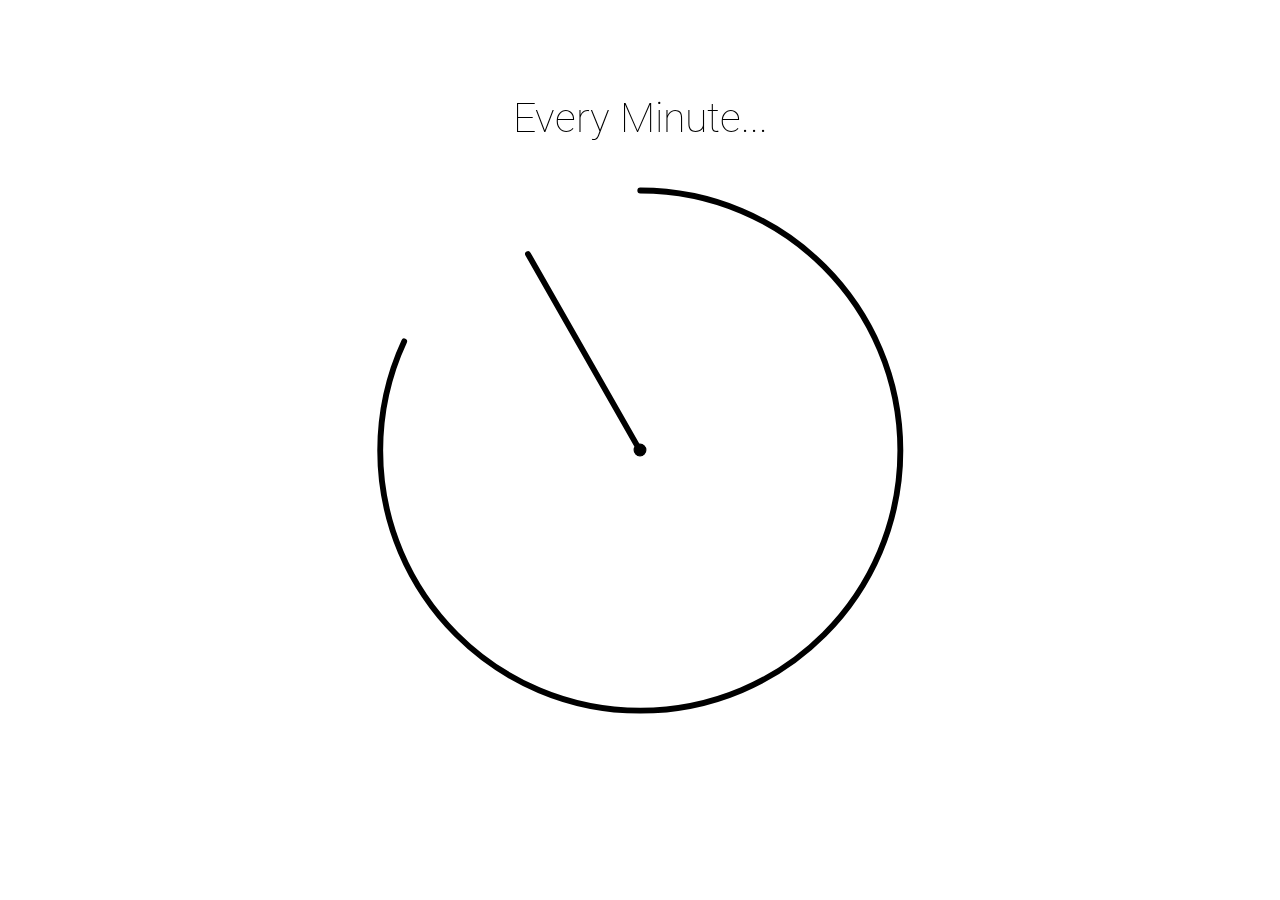
<file: scripts/ibeto-final-3.html>
<!doctype html>
<html lang="en" class="no-js">
<head>
	<meta charset="UTF-8" />
	<!-- <meta http-equiv="refresh" content="8"> --> <!-- Refresh every 15 minutes -->
	<meta http-equiv="Content-Type" content="image/svg+xml" />
	<meta http-equiv="X-UA-Compatible" content="IE=edge,chome=1">
	<meta name="viewport" content="width=device-width, initial-scale=1.0">

	<title>Ibeto Animation</title>
	<meta name="robots" content="index, follow">
	<meta name="viewport" content="width=device-width, initial-scale=1.0">
	<style>
		html, body { margin:0; padding:0; overflow:hidden;}
		.anim-svg { position:fixed; top:0; left:0; height:100%; width:100%; opacity: 0; }
	</style>
</head>
<body style="text-align:center; margin-top:50px">
	<!-- bulb svg from <div>Icon made from <a href="http://www.onlinewebfonts.com/icon">Icon Fonts</a> is licensed by CC BY 3.0</div> -->
	<link href="https://fonts.googleapis.com/css?family=Roboto:100,100italic,300,300italic,400,400italic,500,500italic,700,700italic,900,900italic" rel="stylesheet">
	<script type="text/javascript" src="TweenMax.min.js"></script>
	<script type="text/javascript" src="CustomEase.js"></script>
	<script type="text/javascript" src="MorphSVGPlugin.min.js"></script>

	
	<svg class="anim-svg" version="1.1" xmlns="http://www.w3.org/2000/svg" xmlns:xlink="http://www.w3.org/1999/xlink" x="0px" y="0px" width="1024px"
	 height="768px" viewBox="0 0 1024 768" style="enable-background:new 0 0 1024 768;" xml:space="preserve">
<style type="text/css">
<![CDATA[
	.st0{font-family: 'Roboto', sans-serif; font-weight: 100;}
	.st1{display:inline;stroke:#000000;stroke-miterlimit:10;}
	.st2{display:inline;fill:none;stroke:#000000;stroke-width:5;stroke-linecap:round;stroke-miterlimit:10;}
	.st3{fill:none;stroke:#FFFFFF;stroke-width:5;stroke-linecap:round;stroke-miterlimit:10;}
	.st4{display:inline;fill:#999999;}
	.st5{display:inline;fill:#FDF5E8;}
	.st6{display:inline;fill:#FFFC7F;}
	.st7{display:inline;fill:#FFFFFF;}
	.st8{font-size:12.5em;}
	.st9{font-family:'Roboto', sans-serif; font-weight: 300;}
	.st10{font-family:'Roboto', sans-serif; font-weight: 500;}
	.st11{display:inline;}
	.st12{letter-spacing:1;}
	.st13{letter-spacing:2;}
	.st14{letter-spacing:7;}
	.st15{font-size:1.875em;}
	.st16{font-size:2.2em;}
	.st17{font-size:2.5em;}
	.st18{font-size:2.8em;}
	.st19{font-size:3.125em;}
	.st20{font-size:3.4em;}
	.st21{font-size:4em;}
	.st22{font-size:4.4em;}
	.st23{display:none;}
	.st24{display:inline;fill:#DEE9FF;}
	.st25{font-family:'Roboto-Bold';}
	.minute-hand{fill:none;stroke:#000000;stroke-width:5;stroke-linecap:round;stroke-miterlimit:10;}
	.motion-path{fill:none;stroke:#FFFFFF;stroke-miterlimit:10;}
	.small-text{fill:#FFFFFF;}
	.bulb{fill:none;stroke:#FFFFFF;stroke-miterlimit:10;}
	.hide-box{fill:url(#hide-box_1_);}

	/*logo styles*/
	.lst0{clip-path:url(#SVGID_2_);fill:url(#SVGID_3_);}
	.lst1{clip-path:url(#SVGID_30_);fill:url(#SVGID_31_);}
	.lst2{clip-path:url(#SVGID_33_);fill:url(#SVGID_34_);}
	.lst3{clip-path:url(#SVGID_36_);fill:url(#SVGID_37_);}
	.lst4{clip-path:url(#SVGID_51_);fill:url(#SVGID_52_);}
	.lst5{clip-path:url(#SVGID_39_);fill:url(#SVGID_40_);}
	.lst6{clip-path:url(#SVGID_72_);fill:url(#SVGID_73_);}
	.lst7{clip-path:url(#SVGID_75_);fill:url(#SVGID_76_);}
	.lst8{clip-path:url(#SVGID_90_);fill:url(#SVGID_91_);}
	.lst9{clip-path:url(#SVGID_78_);fill:url(#SVGID_79_);}
	.lst10{clip-path:url(#SVGID_93_);fill:url(#SVGID_94_);}
	.lst11{clip-path:url(#SVGID_96_);fill:url(#SVGID_97_);}
	.lst12{fill:#255175;}
	.lst13{opacity:0.81;clip-path:url(#SVGID_54_);}
	.lst14{opacity:0.85;clip-path:url(#SVGID_68_);}
	.lst15{clip-path:url(#SVGID_11_);fill:url(#SVGID_12_);}
	.lst16{clip-path:url(#SVGID_5_);fill:url(#SVGID_6_);}
	.lst17{clip-path:url(#SVGID_42_);fill:url(#SVGID_43_);}
	.lst18{clip-path:url(#SVGID_45_);fill:url(#SVGID_46_);}
	.lst19{clip-path:url(#SVGID_48_);fill:url(#SVGID_49_);}
	.lst20{clip-path:url(#SVGID_81_);fill:url(#SVGID_82_);}
	.lst21{clip-path:url(#SVGID_84_);fill:url(#SVGID_85_);}
	.lst22{clip-path:url(#SVGID_99_);fill:url(#SVGID_100_);}
	.lst23{clip-path:url(#SVGID_87_);fill:url(#SVGID_88_);}
	.lst24{clip-path:url(#SVGID_70_);}
	.lst25{clip-path:url(#SVGID_8_);fill:url(#SVGID_9_);}

]]>
</style>
<g id="Scene1">
	<rect class="bg-rect st24 suggested-fg" x="-250%" y="-250%" width="500%" height="500%"/>
	<path class="st2 clock-outer" d="M734.162,384.495c0,122.564-99.357,221.921-221.921,221.921c-122.564,0-221.922-99.357-221.922-221.921
		s99.358-221.922,221.922-221.922C634.805,162.573,734.162,261.931,734.162,384.495z"/>
	<line class="minute-hand suggested-fg" x1="512" y1="384.5" x2="319" y2="384.5"/>
	<circle class="clock-inner st1 suggested-fg suggested-fill" cx="512" cy="384" r="5"/>
	<text transform="matrix(1 0 0 1 403.2656 113)" class="suggested-fg minute-text st11 st0 st16">Every Minute...</text>
</g>
<g id="Scene2">
	<text transform="matrix(1 0 0 1 480.2471 113)" class="day-text st11 st0 st16">Day.</text>
</g>
<g id="Scene3">
	<text transform="matrix(1 0 0 1 433.7539 113)" class="night-text st7 st0 st16">And Night.</text>
	<g class="stars">
		<polygon class="st5" points="799.437,569.466 795.446,565.882 790.231,567.138 792.407,562.234 789.602,557.663 794.937,558.217 
			798.417,554.137 799.539,559.382 804.495,561.431 799.854,564.118 		"/>
		<polygon class="st5" points="761.938,210.984 761.021,215.879 764.535,219.409 759.596,220.05 757.324,224.482 755.188,219.983 
			750.271,219.192 753.891,215.771 753.123,210.85 757.495,213.234 		"/>
		<polygon class="st5" points="133.47,300.979 129.027,298.729 124.655,301.114 125.422,296.193 121.803,292.771 126.72,291.98 
			128.856,287.481 131.128,291.913 136.067,292.554 132.554,296.084 		"/>
	</g>
	<path class="moon st5" d="M389.615,384c0-106.346,74.059-195.455,173.394-218.557c-16.387-3.81-33.462-5.828-51.009-5.828
		c-123.885,0-224.385,100.5-224.385,224.385c0,123.939,100.5,224.385,224.385,224.385c17.547,0,34.622-2.018,51.009-5.825
		C463.674,579.469,389.615,490.393,389.615,384z"/>
</g>
<g id="Scene4">
	<path class="bulb" d="M584.965,475.072c-0.8,1.614-2.759,2.262-4.359,1.469l-23.353-11.578
		c-1.614-0.801-2.265-2.758-1.471-4.359c0.8-1.613,2.76-2.264,4.36-1.47l23.353,11.578
		C585.103,471.492,585.765,473.459,584.965,475.072z M579.866,478l-23.34-11.572c-1.927-0.956-4.32,0.163-4.681,2.492
		c-0.214,1.407,0.64,2.766,1.915,3.398l0.051,0.024c1.688,0.837,2.756,2.55,2.757,4.437l-0.007,0.074
		c0.009,2.528,1.447,4.848,3.723,5.976l4.253,2.108c2.276,1.129,4.992,0.869,7.01-0.654l0.056-0.05
		c1.501-1.142,3.522-1.323,5.199-0.492l0.051,0.025c1.275,0.632,2.874,0.489,3.863-0.532
		C582.365,481.544,581.793,478.955,579.866,478z M588.587,467.768c-0.8,1.613-2.759,2.262-4.36,1.469l-23.353-11.578
		c-1.613-0.801-2.264-2.759-1.47-4.359c0.769-1.551,2.609-2.215,4.19-1.538c6.316-17.329-8.859-29.403,0.729-48.742
		c8.391-16.924,28.916-23.843,45.841-15.451c16.923,8.391,23.842,28.916,15.45,45.84c-9.588,19.338-28.385,14.569-38.342,30.093
		C588.757,464.344,589.355,466.217,588.587,467.768z"/>

	<linearGradient id="hide-box_1_" gradientUnits="userSpaceOnUse" x1="511.4995" y1="349.5923" x2="511.4995" y2="400.6119">
		<stop  offset="0" style="stop-color:#000000;stop-opacity:0"/>
		<stop  offset="1" style="stop-color:#000000"/>
	</linearGradient>
	<rect class="hide-box" x="207" y="378" width="609" height="285"/>
	
	<text transform="matrix(1 0 0 1 374.3853 397.1504)" class="think-text st7 st9 st18">People THINK</text>

	<g class="effect st23">
		<path class="st3" d="M610.838,372.869l35.355-35.355"/>
		<path class="st3" d="M629,381.5h50"/>
		<path class="reversed-line st3" d="M646.193,426.901l-35.355-35.355"/>
		<path class="st3" d="M583.5,395v50"/>
		<path class="st3" d="M557.868,390.84l-35.354,35.354"/>
		<path class="st3" d="M543,381.5h-50"/>
		<path class="reversed-line st3" d="M521.099,337.806l35.354,35.355"/>
		<path class="st3" d="M582.5,370v-50"/>
	</g>

</g>
<g id="Scene5">
	<circle class="white-circle st7" cx="512" cy="384" r="300"/>
	<text transform="matrix(1 0 0 1 494.6953 328.6245)" class="big-text st11"><tspan x="0" y="0" class="st0 st17">of</tspan><tspan x="-37.383" y="84" class="st9 st22">BIG</tspan></text>
</g>
<g id="Scene6">
	<g class="small-text">
		<path d="M344.175,406.742c-0.144-0.494-0.244-1.09-0.303-1.787c-0.059-0.696-0.088-1.39-0.088-2.08
			c-0.352,0.573-0.788,1.117-1.309,1.631c-0.521,0.515-1.126,0.967-1.816,1.357c-0.69,0.391-1.465,0.7-2.324,0.928
			s-1.816,0.342-2.871,0.342c-0.99,0-1.885-0.141-2.686-0.42s-1.484-0.674-2.051-1.182s-1.003-1.113-1.309-1.816
			c-0.306-0.703-0.459-1.478-0.459-2.324c0-0.938,0.221-1.803,0.664-2.598c0.442-0.794,1.084-1.475,1.924-2.041
			s1.865-1.009,3.076-1.328c1.211-0.318,2.578-0.479,4.102-0.479h5.059v-3.086c0-1.771-0.557-3.145-1.67-4.121
			s-2.705-1.465-4.775-1.465c-0.964,0-1.855,0.131-2.676,0.391c-0.82,0.261-1.533,0.622-2.139,1.084
			c-0.605,0.463-1.081,1.01-1.426,1.641c-0.345,0.632-0.518,1.313-0.518,2.041l-1.055-0.039c0-0.82,0.192-1.604,0.576-2.354
			c0.384-0.748,0.924-1.406,1.621-1.973c0.696-0.566,1.523-1.016,2.48-1.348s2.002-0.498,3.135-0.498c1.094,0,2.1,0.141,3.018,0.42
			c0.918,0.28,1.709,0.697,2.373,1.25c0.664,0.554,1.182,1.25,1.553,2.09s0.557,1.813,0.557,2.92v10.586
			c0,0.378,0.013,0.766,0.039,1.162c0.026,0.397,0.062,0.775,0.107,1.133c0.045,0.358,0.101,0.693,0.166,1.006
			c0.065,0.313,0.143,0.573,0.234,0.781v0.176H344.175z M335.464,406.098c1.016,0,1.956-0.117,2.822-0.352
			c0.866-0.234,1.647-0.572,2.344-1.016c0.696-0.442,1.309-0.973,1.836-1.592c0.527-0.618,0.967-1.318,1.318-2.1v-5.02h-5
			c-1.367,0-2.591,0.134-3.672,0.4c-1.081,0.268-1.999,0.642-2.754,1.123c-0.755,0.482-1.335,1.059-1.738,1.729
			c-0.404,0.671-0.605,1.403-0.605,2.197c0,0.639,0.133,1.237,0.4,1.797c0.267,0.561,0.641,1.052,1.123,1.475
			c0.481,0.424,1.055,0.756,1.719,0.996C333.921,405.978,334.656,406.098,335.464,406.098z"/>
		<path d="M353.892,388.441c0.488-0.65,1.051-1.214,1.689-1.689c0.638-0.475,1.344-0.85,2.119-1.123
			c0.774-0.273,1.604-0.41,2.49-0.41c1.067,0,2.018,0.146,2.852,0.439c0.833,0.293,1.536,0.756,2.109,1.387
			c0.573,0.632,1.009,1.442,1.309,2.432c0.299,0.99,0.449,2.188,0.449,3.594v13.672h-1.055V393.07c0-1.341-0.14-2.451-0.42-3.33
			c-0.28-0.879-0.674-1.575-1.182-2.09c-0.508-0.514-1.113-0.875-1.816-1.084c-0.703-0.208-1.472-0.313-2.305-0.313
			c-0.769,0-1.472,0.107-2.109,0.322c-0.638,0.215-1.214,0.505-1.729,0.869c-0.515,0.365-0.974,0.781-1.377,1.25
			c-0.404,0.469-0.752,0.964-1.045,1.484c-0.293,0.521-0.537,1.042-0.732,1.563c-0.195,0.521-0.345,1.01-0.449,1.465v13.535h-1.055
			v-21.133h1.055v4.922C353.003,389.789,353.403,389.093,353.892,388.441z"/>
		<path d="M372.554,395.961c0-1.666,0.179-3.164,0.537-4.492c0.358-1.328,0.879-2.454,1.563-3.379
			c0.684-0.924,1.52-1.634,2.51-2.129c0.989-0.494,2.109-0.742,3.359-0.742c0.872,0,1.673,0.104,2.402,0.313
			c0.729,0.209,1.39,0.498,1.982,0.869c0.592,0.371,1.12,0.82,1.582,1.348c0.462,0.527,0.862,1.11,1.201,1.748v-12.754h1.055v30
			h-1.055v-3.379c-0.326,0.547-0.72,1.049-1.182,1.504c-0.462,0.456-0.996,0.854-1.602,1.191c-0.605,0.339-1.276,0.603-2.012,0.791
			c-0.736,0.188-1.54,0.283-2.412,0.283c-1.25,0-2.367-0.258-3.35-0.771c-0.983-0.514-1.813-1.243-2.49-2.188
			c-0.677-0.943-1.195-2.076-1.553-3.398c-0.358-1.321-0.537-2.789-0.537-4.404V395.961z M373.647,396.371
			c0,1.406,0.14,2.702,0.42,3.887c0.28,1.186,0.7,2.211,1.26,3.076c0.56,0.866,1.266,1.54,2.119,2.021
			c0.853,0.482,1.858,0.723,3.018,0.723c0.963,0,1.836-0.113,2.617-0.342c0.781-0.228,1.471-0.547,2.07-0.957
			c0.599-0.41,1.106-0.895,1.523-1.455c0.417-0.56,0.755-1.165,1.016-1.816v-9.902c-0.208-0.611-0.488-1.233-0.84-1.865
			c-0.352-0.631-0.811-1.204-1.377-1.719c-0.566-0.514-1.257-0.934-2.07-1.26c-0.814-0.325-1.781-0.488-2.9-0.488
			c-1.159,0-2.168,0.241-3.027,0.723c-0.859,0.482-1.572,1.152-2.139,2.012s-0.99,1.882-1.27,3.066
			c-0.28,1.186-0.42,2.48-0.42,3.887V396.371z"/>
		<path d="M418.022,401.566c0-0.481-0.091-0.97-0.273-1.465c-0.183-0.494-0.515-0.973-0.996-1.436
			c-0.482-0.462-1.14-0.892-1.973-1.289c-0.833-0.396-1.901-0.738-3.203-1.025c-1.185-0.247-2.224-0.527-3.115-0.84
			c-0.892-0.313-1.638-0.693-2.236-1.143c-0.599-0.449-1.048-0.982-1.348-1.602c-0.3-0.618-0.449-1.357-0.449-2.217
			c0-0.742,0.163-1.436,0.488-2.08c0.325-0.645,0.791-1.207,1.396-1.689c0.605-0.481,1.344-0.862,2.217-1.143
			c0.872-0.279,1.862-0.42,2.969-0.42c1.185,0,2.243,0.146,3.174,0.439c0.931,0.293,1.722,0.703,2.373,1.23
			c0.651,0.527,1.149,1.162,1.494,1.904c0.345,0.742,0.518,1.563,0.518,2.461h-1.074c0-0.65-0.144-1.275-0.43-1.875
			c-0.287-0.599-0.703-1.129-1.25-1.592c-0.547-0.462-1.224-0.83-2.031-1.104c-0.808-0.273-1.732-0.41-2.773-0.41
			c-1.068,0-1.982,0.127-2.744,0.381s-1.384,0.586-1.865,0.996c-0.482,0.41-0.837,0.866-1.064,1.367
			c-0.228,0.502-0.342,1-0.342,1.494c0,0.547,0.075,1.052,0.225,1.514c0.149,0.463,0.456,0.893,0.918,1.289
			c0.462,0.397,1.113,0.771,1.953,1.123s1.943,0.684,3.311,0.996c1.263,0.287,2.347,0.612,3.252,0.977
			c0.905,0.365,1.65,0.791,2.236,1.279s1.016,1.052,1.289,1.689c0.273,0.639,0.41,1.374,0.41,2.207c0,0.82-0.173,1.569-0.518,2.246
			c-0.345,0.678-0.84,1.26-1.484,1.748s-1.426,0.869-2.344,1.143s-1.943,0.41-3.076,0.41c-1.276,0-2.406-0.153-3.389-0.459
			c-0.983-0.306-1.81-0.723-2.48-1.25c-0.671-0.527-1.179-1.139-1.523-1.836c-0.345-0.696-0.518-1.436-0.518-2.217h1.055
			c0.065,0.912,0.315,1.67,0.752,2.275c0.436,0.605,0.977,1.088,1.621,1.445c0.645,0.358,1.36,0.612,2.148,0.762
			c0.788,0.15,1.565,0.225,2.334,0.225c1.042,0,1.959-0.13,2.754-0.391c0.794-0.26,1.458-0.605,1.992-1.035
			c0.534-0.43,0.938-0.914,1.211-1.455C417.886,402.657,418.022,402.113,418.022,401.566z"/>
		<path d="M440.015,406.742h-1.055V392.68c0-1.263-0.144-2.308-0.43-3.135c-0.287-0.826-0.687-1.484-1.201-1.973
			c-0.515-0.488-1.126-0.83-1.836-1.025c-0.71-0.195-1.481-0.293-2.314-0.293c-1.172,0-2.194,0.241-3.066,0.723
			c-0.873,0.482-1.608,1.084-2.207,1.807c-0.599,0.723-1.074,1.498-1.426,2.324c-0.352,0.827-0.593,1.586-0.723,2.275v13.359h-1.074
			v-21.133h1.074v5c0.313-0.755,0.706-1.461,1.182-2.119c0.475-0.657,1.032-1.227,1.67-1.709c0.638-0.481,1.344-0.862,2.119-1.143
			c0.774-0.279,1.611-0.42,2.51-0.42c1.771,0,3.219,0.391,4.346,1.172c1.126,0.781,1.865,2.058,2.217,3.828
			c0.286-0.703,0.674-1.357,1.162-1.963s1.064-1.133,1.729-1.582s1.406-0.804,2.227-1.064c0.82-0.26,1.706-0.391,2.656-0.391
			c1.067,0,2.021,0.146,2.861,0.439s1.549,0.756,2.129,1.387c0.579,0.632,1.022,1.442,1.328,2.432
			c0.306,0.99,0.459,2.188,0.459,3.594v13.672h-1.055V393.07c0-1.341-0.144-2.454-0.43-3.34c-0.287-0.885-0.687-1.585-1.201-2.1
			c-0.515-0.514-1.126-0.875-1.836-1.084c-0.71-0.208-1.481-0.306-2.314-0.293c-0.833,0.014-1.592,0.127-2.275,0.342
			s-1.299,0.498-1.846,0.85s-1.022,0.752-1.426,1.201c-0.404,0.449-0.746,0.908-1.025,1.377c-0.28,0.469-0.498,0.935-0.654,1.396
			c-0.156,0.463-0.248,0.883-0.273,1.26V406.742z"/>
		<path d="M474.409,406.742c-0.144-0.494-0.244-1.09-0.303-1.787c-0.059-0.696-0.088-1.39-0.088-2.08
			c-0.352,0.573-0.788,1.117-1.309,1.631c-0.521,0.515-1.126,0.967-1.816,1.357c-0.69,0.391-1.465,0.7-2.324,0.928
			s-1.816,0.342-2.871,0.342c-0.99,0-1.885-0.141-2.686-0.42s-1.484-0.674-2.051-1.182s-1.003-1.113-1.309-1.816
			c-0.306-0.703-0.459-1.478-0.459-2.324c0-0.938,0.221-1.803,0.664-2.598c0.442-0.794,1.084-1.475,1.924-2.041
			s1.865-1.009,3.076-1.328c1.211-0.318,2.578-0.479,4.102-0.479h5.059v-3.086c0-1.771-0.557-3.145-1.67-4.121
			s-2.705-1.465-4.775-1.465c-0.964,0-1.855,0.131-2.676,0.391c-0.82,0.261-1.533,0.622-2.139,1.084
			c-0.605,0.463-1.081,1.01-1.426,1.641c-0.345,0.632-0.518,1.313-0.518,2.041l-1.055-0.039c0-0.82,0.192-1.604,0.576-2.354
			c0.384-0.748,0.924-1.406,1.621-1.973c0.696-0.566,1.523-1.016,2.48-1.348s2.002-0.498,3.135-0.498c1.094,0,2.1,0.141,3.018,0.42
			c0.918,0.28,1.709,0.697,2.373,1.25c0.664,0.554,1.182,1.25,1.553,2.09s0.557,1.813,0.557,2.92v10.586
			c0,0.378,0.013,0.766,0.039,1.162c0.026,0.397,0.062,0.775,0.107,1.133c0.045,0.358,0.101,0.693,0.166,1.006
			c0.065,0.313,0.143,0.573,0.234,0.781v0.176H474.409z M465.698,406.098c1.016,0,1.956-0.117,2.822-0.352
			c0.866-0.234,1.647-0.572,2.344-1.016c0.696-0.442,1.309-0.973,1.836-1.592c0.527-0.618,0.967-1.318,1.318-2.1v-5.02h-5
			c-1.367,0-2.591,0.134-3.672,0.4c-1.081,0.268-1.999,0.642-2.754,1.123c-0.755,0.482-1.335,1.059-1.738,1.729
			c-0.404,0.671-0.605,1.403-0.605,2.197c0,0.639,0.133,1.237,0.4,1.797c0.267,0.561,0.641,1.052,1.123,1.475
			c0.481,0.424,1.055,0.756,1.719,0.996C464.155,405.978,464.891,406.098,465.698,406.098z"/>
		<path d="M483.179,406.742h-1.055v-30h1.055V406.742z"/>
		<path d="M491.421,406.742h-1.055v-30h1.055V406.742z"/>
		<path d="M510.288,379.906v5.703h4.805v1.074h-4.805v15c0,0.925,0.085,1.674,0.254,2.246
			c0.169,0.573,0.4,1.02,0.693,1.338c0.293,0.319,0.632,0.534,1.016,0.645c0.384,0.111,0.791,0.166,1.221,0.166
			c0.403,0,0.762-0.016,1.074-0.049c0.313-0.032,0.651-0.074,1.016-0.127l0.176,0.996c-0.144,0.052-0.313,0.091-0.508,0.117
			c-0.195,0.025-0.397,0.049-0.605,0.068s-0.41,0.032-0.605,0.039c-0.195,0.006-0.358,0.01-0.488,0.01
			c-0.677,0-1.282-0.085-1.816-0.254s-0.986-0.462-1.357-0.879c-0.371-0.416-0.654-0.977-0.85-1.68s-0.293-1.582-0.293-2.637v-15
			h-3.906v-1.074h3.906v-5.703H510.288z"/>
		<path d="M521.636,390.531c0.313-0.742,0.713-1.438,1.201-2.09c0.488-0.65,1.052-1.214,1.689-1.689
			c0.638-0.475,1.345-0.85,2.119-1.123s1.604-0.41,2.49-0.41c1.067,0,2.019,0.146,2.852,0.439s1.536,0.756,2.109,1.387
			c0.573,0.632,1.009,1.442,1.309,2.432c0.3,0.99,0.449,2.188,0.449,3.594v13.672H534.8V393.07c0-1.341-0.14-2.451-0.42-3.33
			s-0.674-1.575-1.182-2.09c-0.508-0.514-1.113-0.875-1.816-1.084c-0.703-0.208-1.472-0.313-2.305-0.313
			c-0.769,0-1.472,0.107-2.109,0.322s-1.214,0.505-1.729,0.869c-0.515,0.365-0.974,0.781-1.377,1.25s-0.752,0.964-1.045,1.484
			c-0.293,0.521-0.537,1.042-0.732,1.563c-0.195,0.521-0.345,1.01-0.449,1.465v13.535h-1.055v-30h1.055V390.531z"/>
		<rect x="542.729" y="385.609" width="1.055" height="21.133"/>
		<path d="M552.974,388.441c0.488-0.65,1.052-1.214,1.689-1.689c0.638-0.475,1.345-0.85,2.119-1.123
			s1.604-0.41,2.49-0.41c1.067,0,2.019,0.146,2.852,0.439s1.536,0.756,2.109,1.387c0.573,0.632,1.009,1.442,1.309,2.432
			c0.3,0.99,0.449,2.188,0.449,3.594v13.672h-1.055V393.07c0-1.341-0.14-2.451-0.42-3.33s-0.674-1.575-1.182-2.09
			c-0.508-0.514-1.113-0.875-1.816-1.084c-0.703-0.208-1.472-0.313-2.305-0.313c-0.769,0-1.472,0.107-2.109,0.322
			s-1.214,0.505-1.729,0.869c-0.515,0.365-0.974,0.781-1.377,1.25s-0.752,0.964-1.045,1.484c-0.293,0.521-0.537,1.042-0.732,1.563
			c-0.195,0.521-0.345,1.01-0.449,1.465v13.535h-1.055v-21.133h1.055v4.922C552.085,389.789,552.485,389.093,552.974,388.441z"/>
		<path d="M571.616,395.961c0-1.666,0.179-3.164,0.537-4.492s0.879-2.454,1.563-3.379
			c0.684-0.924,1.521-1.634,2.51-2.129c0.989-0.494,2.109-0.742,3.359-0.742c0.859,0,1.653,0.104,2.383,0.313
			c0.729,0.209,1.39,0.498,1.982,0.869s1.12,0.817,1.582,1.338c0.462,0.521,0.862,1.101,1.201,1.738v-3.867h1.074v20.84
			c0,1.354-0.183,2.575-0.547,3.662s-0.892,2.012-1.582,2.773s-1.526,1.348-2.51,1.758s-2.1,0.615-3.35,0.615
			c-0.769,0-1.491-0.088-2.168-0.264s-1.302-0.42-1.875-0.732s-1.101-0.687-1.582-1.123s-0.911-0.915-1.289-1.436l0.742-0.703
			c0.82,1.042,1.719,1.839,2.695,2.393s2.122,0.83,3.438,0.83c1.146,0,2.151-0.183,3.018-0.547s1.592-0.886,2.178-1.563
			s1.025-1.494,1.318-2.451s0.439-2.028,0.439-3.213v-3.047c-0.325,0.534-0.72,1.029-1.182,1.484
			c-0.462,0.456-0.993,0.85-1.592,1.182s-1.267,0.593-2.002,0.781s-1.54,0.283-2.412,0.283c-1.25,0-2.366-0.258-3.35-0.771
			s-1.813-1.243-2.49-2.188c-0.677-0.943-1.194-2.076-1.553-3.398c-0.358-1.321-0.537-2.789-0.537-4.404V395.961z M572.69,396.371
			c0,1.406,0.14,2.702,0.42,3.887c0.28,1.186,0.703,2.211,1.27,3.076c0.566,0.866,1.276,1.54,2.129,2.021
			c0.853,0.482,1.858,0.723,3.018,0.723c0.989,0,1.875-0.12,2.656-0.361c0.781-0.24,1.472-0.572,2.07-0.996
			c0.599-0.423,1.104-0.921,1.514-1.494c0.41-0.572,0.732-1.197,0.967-1.875v-9.59c-0.195-0.625-0.462-1.263-0.801-1.914
			c-0.339-0.65-0.788-1.24-1.348-1.768s-1.25-0.96-2.07-1.299c-0.82-0.338-1.804-0.508-2.949-0.508
			c-1.159,0-2.171,0.241-3.037,0.723c-0.866,0.482-1.582,1.152-2.148,2.012s-0.989,1.882-1.27,3.066
			c-0.28,1.186-0.42,2.48-0.42,3.887V396.371z"/>
		<path d="M607.573,401.566c0-0.481-0.091-0.97-0.273-1.465c-0.183-0.494-0.515-0.973-0.996-1.436
			c-0.481-0.462-1.14-0.892-1.973-1.289c-0.833-0.396-1.901-0.738-3.203-1.025c-1.185-0.247-2.224-0.527-3.115-0.84
			s-1.638-0.693-2.236-1.143s-1.048-0.982-1.348-1.602c-0.3-0.618-0.449-1.357-0.449-2.217c0-0.742,0.163-1.436,0.488-2.08
			s0.791-1.207,1.396-1.689c0.605-0.481,1.345-0.862,2.217-1.143c0.872-0.279,1.862-0.42,2.969-0.42
			c1.185,0,2.243,0.146,3.174,0.439s1.722,0.703,2.373,1.23s1.149,1.162,1.494,1.904s0.518,1.563,0.518,2.461h-1.074
			c0-0.65-0.144-1.275-0.43-1.875c-0.286-0.599-0.703-1.129-1.25-1.592c-0.547-0.462-1.224-0.83-2.031-1.104s-1.731-0.41-2.773-0.41
			c-1.067,0-1.982,0.127-2.744,0.381s-1.384,0.586-1.865,0.996s-0.837,0.866-1.064,1.367c-0.228,0.502-0.342,1-0.342,1.494
			c0,0.547,0.075,1.052,0.225,1.514c0.149,0.463,0.456,0.893,0.918,1.289c0.462,0.397,1.113,0.771,1.953,1.123
			s1.943,0.684,3.311,0.996c1.263,0.287,2.347,0.612,3.252,0.977c0.905,0.365,1.65,0.791,2.236,1.279s1.016,1.052,1.289,1.689
			c0.273,0.639,0.41,1.374,0.41,2.207c0,0.82-0.173,1.569-0.518,2.246c-0.345,0.678-0.84,1.26-1.484,1.748s-1.426,0.869-2.344,1.143
			s-1.943,0.41-3.076,0.41c-1.276,0-2.405-0.153-3.389-0.459s-1.81-0.723-2.48-1.25s-1.179-1.139-1.523-1.836
			c-0.345-0.696-0.518-1.436-0.518-2.217h1.055c0.065,0.912,0.315,1.67,0.752,2.275s0.977,1.088,1.621,1.445
			c0.645,0.358,1.36,0.612,2.148,0.762c0.788,0.15,1.565,0.225,2.334,0.225c1.042,0,1.96-0.13,2.754-0.391
			c0.794-0.26,1.458-0.605,1.992-1.035s0.938-0.914,1.211-1.455C607.437,402.657,607.573,402.113,607.573,401.566z"/>
		<path d="M613.96,405.785c0-0.299,0.104-0.557,0.313-0.771s0.462-0.322,0.762-0.322s0.557,0.107,0.771,0.322
			s0.322,0.473,0.322,0.771c0,0.3-0.107,0.554-0.322,0.762s-0.472,0.313-0.771,0.313s-0.554-0.104-0.762-0.313
			S613.96,406.085,613.96,405.785z"/>
		<path d="M622.534,405.785c0-0.299,0.104-0.557,0.313-0.771s0.462-0.322,0.762-0.322s0.557,0.107,0.771,0.322
			s0.322,0.473,0.322,0.771c0,0.3-0.107,0.554-0.322,0.762s-0.472,0.313-0.771,0.313s-0.554-0.104-0.762-0.313
			S622.534,406.085,622.534,405.785z"/>
	</g>
	<g id="motion-paths" class="st23">
		<path class="motion-path" id="mp1" d="M478.5,310v57"/>
		<path class="motion-path" id="mp2" d="M478.636,367.161c0,0-0.574-15.468,5.19-15.468c4.361,0,5.637,12.643,5.637,12.643"/>
		<path class="motion-path" id="mp3" d="M489.312,364.557c0,0,4.946-12.11,12.571-11.572c7.626,0.539,9.77,12.508,9.77,14.16"/>
	</g>
</g>
<g id="Scene7" >
	<text transform="matrix(1 0 0 1 467.125 318.1294)" class="yet-text st11 st0 st20">Yet.</text>
	<text transform="matrix(1 0 0 1 369.5269 480.6611)" class="all-text st4 st0 st21 st13">All it takes</text>
</g>
<g id="Scene8">
	<text transform="matrix(1 0 0 1 323.2354 398.6113)" class="logic-text st0 st19 st12">Is a bit of LOGIC</text>
	<g id="ones2" class="st11">
		<text transform="matrix(1 0 0 1 260.8921 219.0991)" class="st0 st15 st12">1</text>
		<text transform="matrix(1 0 0 1 817.373 176.1074)" class="st0 st15 st12">1</text>
		<text transform="matrix(1 0 0 1 722.8789 485.0918)" class="st0 st15 st12">1</text>
	</g>
	<g id="zeros2" class="st11">
		<text transform="matrix(1 0 0 1 211.3916 440.0957)" class="st0 st15 st12">0</text>
		<text transform="matrix(1 0 0 1 575.873 522.5898)" class="st0 st15 st12">0</text>
		<text transform="matrix(1 0 0 1 662.8691 279.6025)" class="st0 st15 st12">0</text>
	</g>
	<g id="ones1" class="st11">
		<text transform="matrix(1 0 0 1 368.896 504.5908)" class="st0 st15 st12">1</text>
		<text transform="matrix(1 0 0 1 395.8945 314.1006)" class="st0 st15 st12">1</text>
		<text transform="matrix(1 0 0 1 592.3848 228.605)" class="st0 st15 st12">1</text>
	</g>
	<g id="zeros1" class="st11">
		<text transform="matrix(1 0 0 1 500.8804 201.0996)" class="st0 st15 st12">0</text>
		<text transform="matrix(1 0 0 1 841.3613 383.9995)" class="st0 st15 st12">0</text>
		<text transform="matrix(1 0 0 1 323.8799 288.6021)" class="st0 st15 st12">0</text>
	</g>
</g>
<g id="Scene9">
	<text transform="matrix(1 0 0 1 276.2271 395.6895)" class="lots-text st11 st0 st19 st12">Lots of</text>
	<g class="st11 creativity">
		<path d="M484.252,383.36c-0.13,1.807-0.537,3.467-1.221,4.98s-1.628,2.812-2.832,3.894c-1.205,1.083-2.666,1.93-4.382,2.539
			c-1.717,0.611-3.674,0.916-5.872,0.916c-2.279,0-4.326-0.395-6.14-1.184c-1.815-0.789-3.353-1.925-4.614-3.406
			c-1.262-1.48-2.23-3.275-2.905-5.383c-0.676-2.108-1.013-4.472-1.013-7.093v-2.344c0-2.62,0.35-4.988,1.05-7.104
			c0.7-2.116,1.688-3.914,2.966-5.396c1.277-1.481,2.828-2.62,4.651-3.418c1.823-0.797,3.857-1.196,6.104-1.196
			c2.213,0,4.17,0.313,5.872,0.94c1.701,0.627,3.145,1.498,4.333,2.612c1.188,1.115,2.116,2.441,2.783,3.979
			c0.667,1.538,1.09,3.21,1.27,5.017h-7.324c-0.082-1.058-0.265-1.994-0.549-2.808c-0.285-0.813-0.696-1.497-1.233-2.051
			c-0.537-0.553-1.229-0.972-2.075-1.257c-0.847-0.285-1.872-0.427-3.076-0.427c-2.474,0-4.317,0.899-5.53,2.698
			c-1.213,1.799-1.819,4.586-1.819,8.362v2.393c0,1.839,0.134,3.451,0.403,4.834c0.269,1.384,0.691,2.539,1.27,3.467
			c0.578,0.928,1.326,1.624,2.246,2.087c0.919,0.465,2.03,0.696,3.333,0.696c1.155,0,2.152-0.13,2.991-0.391
			c0.838-0.261,1.538-0.655,2.1-1.185c0.562-0.528,0.997-1.191,1.306-1.989c0.309-0.798,0.504-1.725,0.586-2.783H484.252z"/>
		<path d="M503.971,382.188h-5.835v13.013h-7.324v-35.547h13.208c2.051,0,3.89,0.232,5.518,0.696
			c1.627,0.464,3.003,1.147,4.126,2.051c1.123,0.903,1.984,2.022,2.588,3.357c0.602,1.335,0.902,2.881,0.902,4.639
			c0,1.302-0.146,2.47-0.439,3.503c-0.293,1.034-0.716,1.953-1.27,2.759c-0.553,0.806-1.221,1.51-2.002,2.112
			c-0.781,0.603-1.66,1.123-2.636,1.563l7.691,14.526v0.342h-7.862L503.971,382.188z M498.136,376.256h5.908
			c0.96,0,1.802-0.126,2.527-0.378c0.724-0.252,1.326-0.61,1.807-1.074c0.48-0.464,0.842-1.017,1.086-1.66
			c0.244-0.643,0.366-1.363,0.366-2.161c0-1.676-0.476-2.995-1.428-3.955c-0.952-0.96-2.413-1.44-4.382-1.44h-5.884V376.256z"/>
		<path d="M545.857,379.796h-14.063v9.521h16.504v5.884h-23.828v-35.547h23.779v5.933h-16.455v8.472h14.063V379.796z"/>
		<path d="M574.414,387.877h-12.842l-2.441,7.324h-7.788l13.232-35.547h6.787l13.306,35.547h-7.788L574.414,387.877z
			 M563.55,381.944h8.887l-4.468-13.306L563.55,381.944z"/>
		<path d="M613.566,365.587h-10.889v29.614h-7.324v-29.614h-10.742v-5.933h28.955V365.587z"/>
		<path d="M627.28,395.201h-7.324v-35.547h7.324V395.201z"/>
		<path d="M648.951,386.388l8.057-26.733h8.154l-12.378,35.547h-7.642l-12.329-35.547h8.13L648.951,386.388z"/>
		<path d="M678.046,395.201h-7.324v-35.547h7.324V395.201z"/>
		<path d="M712.633,365.587h-10.889v29.614h-7.324v-29.614h-10.742v-5.933h28.955V365.587z"/>
		<path d="M731.203,375.67l7.397-16.016h8.008l-11.67,22.656v12.891h-7.446v-12.891l-11.67-22.656h8.032L731.203,375.67z"/>
	</g>
</g>
<g id="Scene10">
	<text transform="matrix(1 0 0 1 388.7725 395.6895)" class="spark-text st11 st0 st17 st12">And a SPARK</text>
	<path class="ripple st11" d="M512,234c-82.843,0-150,67.157-150,150s67.157,150,150,150s150-67.157,150-150S594.843,234,512,234z
		 M512,517.871c-73.935,0-133.87-59.937-133.87-133.871S438.065,250.13,512,250.13S645.871,310.065,645.871,384
		S585.935,517.871,512,517.871z"/>
</g>
<g id="Scene11">
	<text transform="matrix(1 0 0 1 191.0952 367.0962)" class="something-text st11 st0 st15 st12">To make something..</text>
	<text transform="matrix(1 0 0 1 173.9922 442.4473)" class="great-text st11 st10 st8 st14">GREAT</text>
</g>
<g id="Scene12">
	<text transform="matrix(1 0 0 1 218.0273 244.5977)" class="after-text st11 st0 st17 st12">After all...</text>
	<text transform="matrix(1 0 0 1 214.1021 394.2285)" class="ideas-text1 st11 st0 st16 st12">It’s not about ideas</text>
	<text transform="matrix(1 0 0 1 213.5225 394.2285)" class="ideas-text2 st11 st0 st16 st12">It’s about making ideas</text>
	<text transform="matrix(1 0 0 1 594.8506 394.2285)" class="happen-text st11 st10 st16 st12">happen.</text>
</g>
<g id="Scene13">
	<text transform="matrix(1 0 0 1 339.2734 244.5977)" class="turn-text st11 st0 st16 st12">For now it’s your turn</text>

	<text transform="matrix(1 0 0 1 401.3145 361.2305)" class="lets-text st11 st0 st16 st12">Let’s</text>
	<text transform="matrix(1 0 0 1 484.3462 361.2305)" class="inspire-text st11 st0 st16 st12">Inspire</text>
	<text transform="matrix(1 0 0 1 483.626 428.7266)" class="engineer-text st11 st0 st16 st12">Engineer</text>
	<text transform="matrix(1 0 0 1 484.1387 394.2285)" class="innovate-text st11 st0 st16 st12">Innovate</text>

</g>
<g id="Scene14">
	<text transform="matrix(1 0 0 1 407.3833 394.2285)" class="tomorrow-text st11 st0 st16 st12">for a better tomorrow.</text>
</g>
<g id="Scene15">
	<path class="i-char st11" d="M471.423,393.715H470.5v-24.883h0.923V393.715z"/>
	<path class="b-char st11" d="M494.325,385.154c0,1.412-0.157,2.697-0.47,3.854s-0.766,2.147-1.358,2.974
		c-0.593,0.826-1.319,1.464-2.179,1.914c-0.861,0.449-1.837,0.675-2.931,0.675c-0.764,0-1.467-0.083-2.111-0.248
		s-1.228-0.393-1.751-0.684c-0.524-0.29-0.991-0.635-1.401-1.033c-0.41-0.399-0.758-0.832-1.042-1.299v2.922h-0.923v-26.25h0.923
		v11.125c0.296-0.558,0.646-1.064,1.051-1.521c0.404-0.455,0.869-0.846,1.393-1.171c0.524-0.324,1.105-0.575,1.743-0.752
		c0.638-0.176,1.333-0.265,2.085-0.265c1.094,0,2.073,0.217,2.939,0.649c0.866,0.434,1.598,1.054,2.196,1.863
		c0.599,0.809,1.054,1.794,1.367,2.956s0.47,2.473,0.47,3.931V385.154z M493.368,384.795c0-1.23-0.123-2.364-0.368-3.4
		c-0.245-1.037-0.615-1.932-1.11-2.684c-0.496-0.752-1.12-1.339-1.872-1.76c-0.752-0.422-1.635-0.633-2.649-0.633
		c-0.991,0-1.846,0.146-2.563,0.436c-0.718,0.291-1.324,0.667-1.82,1.128c-0.495,0.462-0.895,0.972-1.196,1.53
		c-0.302,0.558-0.538,1.11-0.709,1.657v8.477c0.216,0.581,0.507,1.122,0.872,1.624c0.364,0.501,0.806,0.937,1.325,1.307
		c0.518,0.371,1.122,0.658,1.812,0.863c0.689,0.205,1.461,0.308,2.315,0.308c1.002,0,1.88-0.211,2.632-0.632
		c0.752-0.422,1.373-1.012,1.863-1.77c0.49-0.757,0.857-1.654,1.102-2.691c0.245-1.036,0.368-2.17,0.368-3.4V384.795z"/>
	<path class="e-char st11" d="M506.223,394.57c-1.129,0-2.183-0.229-3.162-0.684c-0.98-0.455-1.837-1.091-2.572-1.905
		c-0.734-0.814-1.313-1.783-1.734-2.905s-0.633-2.355-0.633-3.7v-0.752c0-1.344,0.205-2.583,0.615-3.717s0.966-2.107,1.667-2.923
		c0.7-0.814,1.521-1.449,2.461-1.905c0.939-0.455,1.944-0.684,3.017-0.684c1.025,0,1.967,0.191,2.828,0.572
		c0.859,0.382,1.6,0.921,2.222,1.615c0.62,0.695,1.104,1.527,1.452,2.495c0.348,0.969,0.521,2.04,0.521,3.213v1.076h-13.859v0.257
		v0.752c0,1.151,0.182,2.23,0.547,3.238c0.363,1.009,0.868,1.886,1.512,2.632c0.644,0.747,1.404,1.336,2.281,1.77
		c0.877,0.433,1.823,0.648,2.838,0.648c0.523,0,1.033-0.039,1.529-0.119c0.495-0.079,0.971-0.216,1.427-0.41
		c0.456-0.193,0.894-0.453,1.315-0.777c0.422-0.325,0.826-0.737,1.214-1.239l0.649,0.462c-0.308,0.443-0.661,0.849-1.06,1.213
		c-0.399,0.365-0.853,0.678-1.358,0.939c-0.508,0.263-1.068,0.468-1.684,0.615C507.641,394.496,506.963,394.57,506.223,394.57z
		 M505.881,376.318c-0.936,0-1.793,0.183-2.572,0.547c-0.781,0.365-1.467,0.869-2.06,1.513s-1.074,1.398-1.444,2.265
		c-0.37,0.865-0.606,1.8-0.709,2.803h12.886v-0.223c0-0.923-0.146-1.803-0.436-2.641c-0.291-0.837-0.701-1.572-1.23-2.204
		c-0.53-0.633-1.171-1.134-1.923-1.504S506.803,376.318,505.881,376.318z"/>
	<path class="t-char st11" d="M521.44,370.362v4.99h4.203v0.94h-4.203v13.125c0,0.809,0.073,1.464,0.222,1.965
		c0.147,0.502,0.351,0.892,0.606,1.171c0.257,0.279,0.553,0.467,0.889,0.563c0.336,0.098,0.692,0.146,1.068,0.146
		c0.353,0,0.666-0.014,0.939-0.043c0.273-0.028,0.57-0.065,0.889-0.11l0.154,0.871c-0.126,0.045-0.273,0.079-0.444,0.103
		c-0.171,0.022-0.348,0.043-0.53,0.06c-0.182,0.018-0.358,0.028-0.529,0.034s-0.313,0.009-0.428,0.009
		c-0.592,0-1.122-0.074-1.589-0.223c-0.468-0.147-0.863-0.403-1.188-0.769c-0.325-0.364-0.573-0.854-0.743-1.47
		c-0.172-0.615-0.257-1.385-0.257-2.307v-13.125h-3.418v-0.94h3.418v-4.99H521.44z"/>
	<path class="o-char st11" d="M529.928,384.239c0-1.355,0.196-2.598,0.59-3.726c0.393-1.128,0.945-2.099,1.657-2.914
		c0.712-0.814,1.564-1.449,2.555-1.905c0.992-0.455,2.086-0.684,3.281-0.684c1.208,0,2.311,0.229,3.308,0.684
		c0.996,0.456,1.848,1.091,2.555,1.905c0.706,0.815,1.256,1.786,1.649,2.914c0.393,1.128,0.59,2.37,0.59,3.726v0.718
		c0,1.356-0.194,2.598-0.582,3.726c-0.387,1.128-0.937,2.1-1.648,2.914c-0.713,0.814-1.564,1.45-2.555,1.905
		c-0.992,0.455-2.086,0.684-3.281,0.684c-1.208,0-2.311-0.229-3.308-0.684s-1.852-1.091-2.563-1.905s-1.265-1.786-1.657-2.914
		c-0.394-1.128-0.59-2.369-0.59-3.726V384.239z M530.851,384.957c0,1.105,0.162,2.159,0.487,3.162
		c0.324,1.002,0.794,1.886,1.409,2.648c0.615,0.764,1.367,1.37,2.256,1.82s1.903,0.675,3.043,0.675c1.127,0,2.133-0.225,3.016-0.675
		s1.629-1.057,2.239-1.82c0.609-0.763,1.076-1.646,1.401-2.648c0.324-1.003,0.486-2.057,0.486-3.162v-0.718
		c0-1.082-0.162-2.122-0.486-3.119c-0.325-0.996-0.795-1.88-1.41-2.648c-0.615-0.77-1.367-1.385-2.256-1.846
		c-0.889-0.462-1.896-0.692-3.025-0.692c-1.127,0-2.136,0.23-3.024,0.692c-0.889,0.461-1.638,1.076-2.247,1.846
		c-0.61,0.769-1.077,1.652-1.401,2.648c-0.325,0.997-0.487,2.037-0.487,3.119V384.957z"/>
	<path class="dot-char st11" d="M551.227,393.579c0-0.262,0.092-0.486,0.273-0.675c0.183-0.188,0.404-0.282,0.667-0.282
		c0.262,0,0.487,0.095,0.675,0.282c0.188,0.188,0.282,0.413,0.282,0.675c0,0.263-0.094,0.485-0.282,0.667
		c-0.188,0.182-0.413,0.273-0.675,0.273c-0.263,0-0.484-0.092-0.667-0.273C551.318,394.064,551.227,393.842,551.227,393.579z"/>
</g>

<g class="ibeto-logo">
<g class="ibeto-logo-design">
	<g>
		<defs>
			<path id="SVGID_1_" d="M708.301,615.309c301.828-68.146,560.896,193.232,615.146,309.141
				c-58.182-23.621-158.76-135.407-262.663-249.785c-8.184-3.104-11.617-5.663-21.063-8.813c8.926,9.676,14.82,16.824,17.406,19.953
				c14.882,18.018,222.456,272.587,304.701,265.537c-25.065-88.512-96.345-165.274-253.977-261.881
				c-93.992-66.31-204.666-91.064-291.396-91.06C772.485,598.404,734.653,604.769,708.301,615.309"/>
		</defs>
		<clipPath id="SVGID_2_">
			<use xlink:href="#SVGID_1_"  style="overflow:visible;"/>
		</clipPath>
		
			<linearGradient id="SVGID_3_" gradientUnits="userSpaceOnUse" x1="600" y1="999.9087" x2="601" y2="999.9087" gradientTransform="matrix(596.5295 446.7679 446.7679 -596.5295 -803914.125 328939)">
			<stop  offset="0" style="stop-color:#2C8D74"/>
			<stop  offset="0.1272" style="stop-color:#2D8B76"/>
			<stop  offset="0.2912" style="stop-color:#31877D"/>
			<stop  offset="0.4754" style="stop-color:#378086"/>
			<stop  offset="0.6743" style="stop-color:#3D7693"/>
			<stop  offset="0.8828" style="stop-color:#4569A1"/>
			<stop  offset="1" style="stop-color:#4960AC"/>
		</linearGradient>
		<polygon class="lst0" points="943.147,233.594 1559.14,694.939 1126.981,1271.961 510.989,810.617 		"/>
	</g>
	<g>
		<defs>
			<path id="SVGID_4_" d="M736.499,516.614c118.14,0,212.195,64.261,267.478,113.982c11.398,3.822,12.398,3.822,21.703,7.403
				C908.359,532.162,822.244,514.061,770.531,514.062C756.712,514.063,745.343,515.356,736.499,516.614"/>
		</defs>
		<clipPath id="SVGID_5_">
			<use xlink:href="#SVGID_4_"  style="overflow:visible;"/>
		</clipPath>
		
			<linearGradient id="SVGID_6_" gradientUnits="userSpaceOnUse" x1="600" y1="999.9185" x2="601" y2="999.9185" gradientTransform="matrix(596.5295 446.7679 446.7679 -596.5295 -803889.125 328904.875)">
			<stop  offset="0" style="stop-color:#2C8D74"/>
			<stop  offset="0.1272" style="stop-color:#2D8B76"/>
			<stop  offset="0.2912" style="stop-color:#31877D"/>
			<stop  offset="0.4754" style="stop-color:#378086"/>
			<stop  offset="0.6743" style="stop-color:#3D7693"/>
			<stop  offset="0.8828" style="stop-color:#4569A1"/>
			<stop  offset="1" style="stop-color:#4960AC"/>
		</linearGradient>
		<polygon class="lst16" points="840.417,375.31 1085.146,558.599 921.762,776.751 677.032,593.462 		"/>
	</g>
	<g>
		<defs>
			<path id="SVGID_7_" d="M718.222,516.614c0,2.522,2.046,4.568,4.57,4.568c2.523,0,4.569-2.046,4.569-4.568
				c0-2.524-2.046-4.57-4.569-4.57C720.268,512.043,718.222,514.089,718.222,516.614"/>
		</defs>
		<clipPath id="SVGID_8_">
			<use xlink:href="#SVGID_7_"  style="overflow:visible;"/>
		</clipPath>
		
			<radialGradient id="SVGID_9_" cx="600.0225" cy="999.9448" r="1.0003" gradientTransform="matrix(5.8941 0 0 -5.8941 -2813.7996 6410.3813)" gradientUnits="userSpaceOnUse">
			<stop  offset="0" style="stop-color:#1A9770"/>
			<stop  offset="1" style="stop-color:#1B3E57"/>
			<stop  offset="1" style="stop-color:#F3F4F4"/>
		</radialGradient>
		<rect x="718.222" y="512.043" class="lst25" width="9.139" height="9.139"/>
	</g>
	<g>
		<defs>
			<path id="SVGID_10_" d="M689.501,617.268c0,2.523,2.046,4.569,4.57,4.569c2.523,0,4.569-2.046,4.569-4.569
				s-2.046-4.569-4.569-4.569C691.547,612.699,689.501,614.745,689.501,617.268"/>
		</defs>
		<clipPath id="SVGID_11_">
			<use xlink:href="#SVGID_10_"  style="overflow:visible;"/>
		</clipPath>
		
			<radialGradient id="SVGID_12_" cx="600.0229" cy="999.9448" r="1" gradientTransform="matrix(5.8941 0 0 -5.8941 -2842.5222 6511.0376)" gradientUnits="userSpaceOnUse">
			<stop  offset="0" style="stop-color:#1A9770"/>
			<stop  offset="1" style="stop-color:#1B3E57"/>
			<stop  offset="1" style="stop-color:#F3F4F4"/>
		</radialGradient>
		<rect x="689.501" y="612.699" class="lst15" width="9.139" height="9.139"/>
	</g>
	<g>
		<defs>
			<path id="SVGID_13_" d="M1002.788,180.176c-31.285,5.435-56.854,10.87-72.555,9.022c-0.117-0.013-0.233-0.026-0.35-0.04
				c-4.251,151.088,45.295,322.309,142.75,453.228c16.036,8.996,32.418,17.281,49.096,24.794
				c-79.324-100.33-115.403-256.496-13.261-496.081c-4.852-0.214-9.682-0.314-14.475-0.314
				C1061.109,170.786,1029.817,175.48,1002.788,180.176"/>
		</defs>
		<clipPath id="SVGID_14_">
			<use xlink:href="#SVGID_13_"  style="overflow:visible;"/>
		</clipPath>
	</g>
	<g>
		<defs>
			<path id="SVGID_15_" d="M1117.434,650.474c11.833-8.121,120.851-42.11,200.06-101.106c-9.186-7.711-17.91-15.313-26.218-22.827
				c-89.539,13.59-157.001,103.554-164.696,109.657c6.662-11.314,74.13-72.146,122.754-150.7
				c-91.638-98.008-111.222-186.171-105.003-310.572c-9.843-1.715-19.665-2.836-29.4-3.471
				C999.259,441.004,1081.448,611.271,1117.434,650.474"/>
		</defs>
		<clipPath id="SVGID_16_">
			<use xlink:href="#SVGID_15_"  style="overflow:visible;"/>
		</clipPath>
	</g>
	<g>
		<defs>
			<path id="SVGID_17_" d="M1227.457,616.417c8.171,32.487,31.884,66.215,59.707,96.292c38.023,3.895,76.748,3.319,115.766-2.402
				c-6.651-23.998-21.096-48.728-50.904-71.52c-28.072-18.423-59.553-24.909-90.126-24.91
				C1250.204,613.876,1238.648,614.825,1227.457,616.417"/>
		</defs>
		<clipPath id="SVGID_18_">
			<use xlink:href="#SVGID_17_"  style="overflow:visible;"/>
		</clipPath>
	</g>
	<g>
		<defs>
			<path id="SVGID_19_" d="M1121.805,656.057c4.247,5.643,9.214,11.534,14.803,17.588c46.716,19.535,95.624,32.915,145.787,38.554
				c-27.191-29.913-49.926-62.627-59.174-95.146C1171.009,629.831,1128.074,654.568,1121.805,656.057"/>
		</defs>
		<clipPath id="SVGID_20_">
			<use xlink:href="#SVGID_19_"  style="overflow:visible;"/>
		</clipPath>
	</g>
	<g>
		<defs>
			<path id="SVGID_21_" d="M1252.209,480.799c44.498-73.703,71.327-162.194,16.407-239.904
				c-36.481-37.931-77.583-56.78-118.547-64.901C1148.466,296.223,1170.917,391.456,1252.209,480.799"/>
		</defs>
		<clipPath id="SVGID_22_">
			<use xlink:href="#SVGID_21_"  style="overflow:visible;"/>
		</clipPath>
	</g>
	<g>
		<defs>
			<path id="SVGID_23_" d="M1298.529,525.6c7.689,6.619,15.735,13.223,24.175,19.818c7.012-5.403,13.834-11.046,20.397-16.93
				c-2.9-0.788-5.866-1.538-8.949-2.213c-6.898-0.997-13.711-1.465-20.424-1.466C1308.601,524.81,1303.533,525.083,1298.529,525.6"
				/>
		</defs>
		<clipPath id="SVGID_24_">
			<use xlink:href="#SVGID_23_"  style="overflow:visible;"/>
		</clipPath>
	</g>
	<g>
		<defs>
			<path id="SVGID_25_" d="M1201,618.743c82.177-16.491,177.333-10.491,205.07,91.11c23.906-3.673,47.92-9.286,71.946-16.997
				c7.964-3.134,15.666-16.711,0-19.061c-44.972,1.285-13.811-114.691-131.274-144.298C1309.333,564.918,1254,596.585,1201,618.743"
				/>
		</defs>
		<clipPath id="SVGID_26_">
			<use xlink:href="#SVGID_25_"  style="overflow:visible;"/>
		</clipPath>
	</g>
	<g>
		<defs>
			<path id="SVGID_27_" d="M1052.461,630.597C957,490.252,915.667,294.251,922.952,188.427
				c-50.289-4.777-96.583,1.223-204.208-54.582C731.794,311.565,867.062,517.754,1052.461,630.597"/>
		</defs>
		<clipPath id="SVGID_28_">
			<use xlink:href="#SVGID_27_"  style="overflow:visible;"/>
		</clipPath>
	</g>
	<g>
		<defs>
			<path id="SVGID_29_" d="M1002.788,180.176c-31.285,5.435-56.854,10.87-72.555,9.022c-0.117-0.013-0.233-0.026-0.35-0.04
				c-4.251,151.088,45.295,322.309,142.75,453.228c16.036,8.996,32.418,17.281,49.096,24.794
				c-79.324-100.33-115.403-256.496-13.261-496.081c-4.852-0.214-9.682-0.314-14.475-0.314
				C1061.109,170.786,1029.817,175.48,1002.788,180.176"/>
		</defs>
		<clipPath id="SVGID_30_">
			<use xlink:href="#SVGID_29_"  style="overflow:visible;"/>
		</clipPath>
		
			<linearGradient id="SVGID_31_" gradientUnits="userSpaceOnUse" x1="600" y1="999.8677" x2="601" y2="999.8677" gradientTransform="matrix(772.6648 542.5732 542.5732 -772.6648 -1005413.8125 447200.0625)">
			<stop  offset="0" style="stop-color:#1A9770"/>
			<stop  offset="1" style="stop-color:#1B3E57"/>
			<stop  offset="1" style="stop-color:#F3F4F4"/>
		</linearGradient>
		<polygon class="lst1" points="990.394,78.561 1355.186,334.721 1056.968,759.406 692.175,503.245 		"/>
	</g>
	<g>
		<defs>
			<path id="SVGID_32_" d="M1117.434,650.474c11.833-8.121,120.851-42.11,200.06-101.106c-9.186-7.711-17.91-15.313-26.218-22.827
				c-89.539,13.59-157.001,103.554-164.696,109.657c6.662-11.314,74.13-72.146,122.754-150.7
				c-91.638-98.008-111.222-186.171-105.003-310.572c-9.843-1.715-19.665-2.836-29.4-3.471
				C999.259,441.004,1081.448,611.271,1117.434,650.474"/>
		</defs>
		<clipPath id="SVGID_33_">
			<use xlink:href="#SVGID_32_"  style="overflow:visible;"/>
		</clipPath>
		
			<linearGradient id="SVGID_34_" gradientUnits="userSpaceOnUse" x1="599.999" y1="999.9399" x2="600.999" y2="999.9399" gradientTransform="matrix(734.68 541.2321 541.2321 -734.68 -981260 410003.4375)">
			<stop  offset="0" style="stop-color:#1A9770"/>
			<stop  offset="1" style="stop-color:#1B3E57"/>
			<stop  offset="1" style="stop-color:#F3F4F4"/>
		</linearGradient>
		<polygon class="lst2" points="1111.211,19.488 1546.239,339.97 1205.541,802.441 770.513,481.959 		"/>
	</g>
	<g>
		<defs>
			<path id="SVGID_35_" d="M1227.457,616.417c8.171,32.487,31.884,66.215,59.707,96.292c38.023,3.895,76.748,3.319,115.766-2.402
				c-6.651-23.998-21.096-48.728-50.904-71.52c-28.072-18.423-59.553-24.909-90.126-24.91
				C1250.204,613.876,1238.648,614.825,1227.457,616.417"/>
		</defs>
		<clipPath id="SVGID_36_">
			<use xlink:href="#SVGID_35_"  style="overflow:visible;"/>
		</clipPath>
		
			<linearGradient id="SVGID_37_" gradientUnits="userSpaceOnUse" x1="600.001" y1="999.9243" x2="601.001" y2="999.9243" gradientTransform="matrix(737.6422 552.0422 552.0422 -737.6422 -993897.5 406556.5938)">
			<stop  offset="0" style="stop-color:#1A9770"/>
			<stop  offset="1" style="stop-color:#1B3E57"/>
			<stop  offset="1" style="stop-color:#F3F4F4"/>
		</linearGradient>
		<polygon class="lst3" points="1290.453,529.701 1452.209,650.756 1339.934,800.78 1178.178,679.723 		"/>
	</g>
	<g>
		<defs>
			<path id="SVGID_38_" d="M1121.805,656.057c4.247,5.643,9.214,11.534,14.803,17.588c46.716,19.535,95.624,32.915,145.787,38.554
				c-27.191-29.913-49.926-62.627-59.174-95.146C1171.009,629.831,1128.074,654.568,1121.805,656.057"/>
		</defs>
		<clipPath id="SVGID_39_">
			<use xlink:href="#SVGID_38_"  style="overflow:visible;"/>
		</clipPath>
		
			<linearGradient id="SVGID_40_" gradientUnits="userSpaceOnUse" x1="600.001" y1="999.9146" x2="601.001" y2="999.9146" gradientTransform="matrix(785.9103 528.1747 528.1747 -785.9103 -999058.75 469210.2813)">
			<stop  offset="0" style="stop-color:#1A9770"/>
			<stop  offset="1" style="stop-color:#1B3E57"/>
			<stop  offset="1" style="stop-color:#F3F4F4"/>
		</linearGradient>
		<polygon class="lst5" points="1171.77,542.707 1326.443,646.656 1232.43,786.544 1077.756,682.595 		"/>
	</g>
	<g>
		<defs>
			<path id="SVGID_41_" d="M1252.209,480.799c44.498-73.703,71.327-162.194,16.407-239.904
				c-36.481-37.931-77.583-56.78-118.547-64.901C1148.466,296.223,1170.917,391.456,1252.209,480.799"/>
		</defs>
		<clipPath id="SVGID_42_">
			<use xlink:href="#SVGID_41_"  style="overflow:visible;"/>
		</clipPath>
		
			<linearGradient id="SVGID_43_" gradientUnits="userSpaceOnUse" x1="600" y1="999.9292" x2="601" y2="999.9292" gradientTransform="matrix(765.5675 518.5394 518.5394 -765.5675 -977023.625 454436.8438)">
			<stop  offset="0" style="stop-color:#1A9770"/>
			<stop  offset="1" style="stop-color:#1B3E57"/>
			<stop  offset="1" style="stop-color:#F3F4F4"/>
		</linearGradient>
		<polygon class="lst17" points="1203.524,94.707 1465.061,271.853 1268.478,562.086 1006.941,384.941 		"/>
	</g>
	<g>
		<defs>
			<path id="SVGID_44_" d="M1298.529,525.6c7.689,6.619,15.735,13.223,24.175,19.818c7.012-5.403,13.834-11.046,20.397-16.93
				c-2.9-0.788-5.866-1.538-8.949-2.213c-6.898-0.997-13.711-1.465-20.424-1.466C1308.601,524.81,1303.533,525.083,1298.529,525.6"
				/>
		</defs>
		<clipPath id="SVGID_45_">
			<use xlink:href="#SVGID_44_"  style="overflow:visible;"/>
		</clipPath>
		
			<linearGradient id="SVGID_46_" gradientUnits="userSpaceOnUse" x1="600.001" y1="999.9136" x2="601.001" y2="999.9136" gradientTransform="matrix(774.726 539.5004 539.5004 -774.726 -1003562 451079.5)">
			<stop  offset="0" style="stop-color:#1A9770"/>
			<stop  offset="1" style="stop-color:#1B3E57"/>
			<stop  offset="1" style="stop-color:#F3F4F4"/>
		</linearGradient>
		<polygon class="lst18" points="1313.085,503.908 1352.767,531.541 1328.546,566.322 1288.864,538.688 		"/>
	</g>
	<g>
		<defs>
			<path id="SVGID_47_" d="M1201,618.743c82.177-19.157,174.333-7.824,205.07,91.11c23.906-3.673,47.92-9.286,71.946-16.997
				c7.964-3.134,15.666-16.711,0-19.061c-44.972,1.285-13.811-114.691-131.274-144.298C1309.333,564.918,1254,596.585,1201,618.743"
				/>
		</defs>
		<clipPath id="SVGID_48_">
			<use xlink:href="#SVGID_47_"  style="overflow:visible;"/>
		</clipPath>
		
			<linearGradient id="SVGID_49_" gradientUnits="userSpaceOnUse" x1="600.001" y1="999.9194" x2="601.001" y2="999.9194" gradientTransform="matrix(740.9635 547.7883 547.7883 -740.9635 -991604.75 412385.5)">
			<stop  offset="0" style="stop-color:#1A9770"/>
			<stop  offset="1" style="stop-color:#1B3E57"/>
			<stop  offset="1" style="stop-color:#F3F4F4"/>
		</linearGradient>
		<polygon class="lst19" points="1304.435,389.587 1579.897,593.236 1390.248,849.763 1114.785,646.116 		"/>
	</g>
	<g>
		<defs>
			<path id="SVGID_50_" d="M1052.461,630.597C957,490.252,915.667,294.251,922.952,188.427
				c-50.289-4.777-96.583,1.223-204.208-54.582C731.794,311.565,867.062,517.754,1052.461,630.597"/>
		</defs>
		<clipPath id="SVGID_51_">
			<use xlink:href="#SVGID_50_"  style="overflow:visible;"/>
		</clipPath>
		
			<linearGradient id="SVGID_52_" gradientUnits="userSpaceOnUse" x1="600.001" y1="999.8794" x2="601.001" y2="999.8794" gradientTransform="matrix(796.603 563.2534 563.2534 -796.603 -1040496.25 458773.2188)">
			<stop  offset="0" style="stop-color:#1A9770"/>
			<stop  offset="1" style="stop-color:#1B3E57"/>
			<stop  offset="1" style="stop-color:#F3F4F4"/>
		</linearGradient>
		<polygon class="lst4" points="829.975,-23.467 1286.628,299.418 941.23,787.911 484.577,465.025 		"/>
	</g>
	<g>
		<defs>
			<rect id="SVGID_53_" x="600" y="-0.082" width="1000" height="1000"/>
		</defs>
		<clipPath id="SVGID_54_">
			<use xlink:href="#SVGID_53_"  style="overflow:visible;"/>
		</clipPath>
		<g class="lst13">
			<g>
				<defs>
					<rect id="SVGID_55_" x="929.354" y="22.689" width="495.045" height="828.6"/>
				</defs>
				<clipPath id="SVGID_56_">
					<use xlink:href="#SVGID_55_"  style="overflow:visible;"/>
				</clipPath>
			</g>
		</g>
		<g class="lst13">
			<g>
				<defs>
					<rect id="SVGID_57_" x="1099.996" y="676.081" width="324.403" height="175.209"/>
				</defs>
				<clipPath id="SVGID_58_">
					<use xlink:href="#SVGID_57_"  style="overflow:visible;"/>
				</clipPath>
			</g>
		</g>
		<g class="lst13">
			<g>
				<defs>
					<rect id="SVGID_59_" x="1094.834" y="617.252" width="311.235" height="138.527"/>
				</defs>
				<clipPath id="SVGID_60_">
					<use xlink:href="#SVGID_59_"  style="overflow:visible;"/>
				</clipPath>
			</g>
		</g>
		<g class="lst13">
			<g>
				<defs>
					<rect id="SVGID_61_" x="1079.75" y="216.271" width="335.724" height="452.09"/>
				</defs>
				<clipPath id="SVGID_62_">
					<use xlink:href="#SVGID_61_"  style="overflow:visible;"/>
				</clipPath>
			</g>
		</g>
		<g class="lst13">
			<g>
				<defs>
					<rect id="SVGID_63_" x="939.082" y="181.709" width="337.098" height="466.025"/>
				</defs>
				<clipPath id="SVGID_64_">
					<use xlink:href="#SVGID_63_"  style="overflow:visible;"/>
				</clipPath>
			</g>
		</g>
		<g class="lst13">
			<g>
				<defs>
					<rect id="SVGID_65_" x="929.354" y="22.689" width="247.523" height="289.052"/>
				</defs>
				<clipPath id="SVGID_66_">
					<use xlink:href="#SVGID_65_"  style="overflow:visible;"/>
				</clipPath>
			</g>
		</g>
	</g>
	<g>
		<defs>
			<rect id="SVGID_67_" x="600" y="-0.082" width="1000" height="1000"/>
		</defs>
		<clipPath id="SVGID_68_">
			<use xlink:href="#SVGID_67_"  style="overflow:visible;"/>
		</clipPath>
		<g class="lst14">
			<g>
				<defs>
					<rect id="SVGID_69_" x="929.622" y="22.689" width="495.965" height="827.946"/>
				</defs>
				<clipPath id="SVGID_70_">
					<use xlink:href="#SVGID_69_"  style="overflow:visible;"/>
				</clipPath>
				<g class="lst24">
					<defs>
						<path id="SVGID_71_" d="M960.678,22.689c-106.609,279.883,65.496,778.807,451.142,827.923
							c8.541,0.533,21.268-8.504,8.07-17.268c-119.014-19.768-537.598-153.556-304.766-677.55
							C1069.525,127.565,1038.096,123.434,960.678,22.689"/>
					</defs>
					<clipPath id="SVGID_72_">
						<use xlink:href="#SVGID_71_"  style="overflow:visible;"/>
					</clipPath>
					
						<linearGradient id="SVGID_73_" gradientUnits="userSpaceOnUse" x1="600" y1="999.9556" x2="601" y2="999.9556" gradientTransform="matrix(377.4414 669.2616 669.2616 -377.4414 -894760.8125 -24066.332)">
						<stop  offset="0" style="stop-color:#24B788"/>
						<stop  offset="1" style="stop-color:#245172"/>
						<stop  offset="1" style="stop-color:#F3F4F4"/>
					</linearGradient>
					<polygon class="lst6" points="1293.366,-225.059 1787.565,651.233 993.791,1098.895 499.591,222.603 					"/>
				</g>
				<g class="lst24">
					<defs>
						<path id="SVGID_74_" d="M1117.434,650.474c11.834-8.121,120.85-42.11,200.059-101.106
							c-152.147-127.74-181.399-226.05-172.885-379.792c-4.159-1.497-21.307-8.191-24.57-9.808
							C996.88,436.083,1080.93,610.708,1117.434,650.474"/>
					</defs>
					<clipPath id="SVGID_75_">
						<use xlink:href="#SVGID_74_"  style="overflow:visible;"/>
					</clipPath>
					
						<linearGradient id="SVGID_76_" gradientUnits="userSpaceOnUse" x1="600.001" y1="999.9478" x2="601.001" y2="999.9478" gradientTransform="matrix(469.4877 832.4739 832.4739 -469.4877 -1113176.625 -29990.2383)">
						<stop  offset="0" style="stop-color:#24B788"/>
						<stop  offset="1" style="stop-color:#245172"/>
						<stop  offset="1" style="stop-color:#F3F4F4"/>
					</linearGradient>
					<polygon class="lst7" points="1240.126,22.585 1527.454,532.063 1074.247,787.657 786.918,278.179 					"/>
				</g>
				<g class="lst24">
					<defs>
						<path id="SVGID_77_" d="M1322.704,545.418c59.61-45.936,105.875-109.062,90.789-192.916
							c-48.624-142.567-197.712-159.581-263.359-181.035C1147.37,323.325,1181.875,435.335,1322.704,545.418"/>
					</defs>
					<clipPath id="SVGID_78_">
						<use xlink:href="#SVGID_77_"  style="overflow:visible;"/>
					</clipPath>
					
						<linearGradient id="SVGID_79_" gradientUnits="userSpaceOnUse" x1="600" y1="999.9106" x2="601" y2="999.9106" gradientTransform="matrix(448.9762 796.1039 796.1039 -448.9762 -1064349.625 -28757.332)">
						<stop  offset="0" style="stop-color:#24B788"/>
						<stop  offset="1" style="stop-color:#245172"/>
						<stop  offset="1" style="stop-color:#F3F4F4"/>
					</linearGradient>
					<polygon class="lst9" points="1360.721,51.145 1588.584,455.181 1215.229,665.742 987.365,261.705 					"/>
				</g>
				<g class="lst24">
					<defs>
						<path id="SVGID_80_" d="M1408.056,820.452c-48.928-35.491-161.142-120.083-184.835-203.399
							c-52.211,12.778-95.146,37.516-101.416,39.005C1168.329,717.861,1300.338,809.377,1408.056,820.452"/>
					</defs>
					<clipPath id="SVGID_81_">
						<use xlink:href="#SVGID_80_"  style="overflow:visible;"/>
					</clipPath>
					
						<linearGradient id="SVGID_82_" gradientUnits="userSpaceOnUse" x1="600.0005" y1="999.9292" x2="601.0005" y2="999.9292" gradientTransform="matrix(474.7327 841.7741 841.7741 -474.7327 -1125661 -30305.3008)">
						<stop  offset="0" style="stop-color:#24B788"/>
						<stop  offset="1" style="stop-color:#245172"/>
						<stop  offset="1" style="stop-color:#F3F4F4"/>
					</linearGradient>
					<polygon class="lst20" points="1338.981,494.572 1495.086,771.37 1190.88,942.932 1034.775,666.134 					"/>
				</g>
				<g class="lst24">
					<defs>
						<path id="SVGID_83_" d="M1405.929,809.107c-2.772-38.533,23.695-110.988-53.904-170.32
							c-38.809-25.47-84.121-28.124-124.566-22.37C1248.791,701.246,1376.067,794.576,1405.929,809.107"/>
					</defs>
					<clipPath id="SVGID_84_">
						<use xlink:href="#SVGID_83_"  style="overflow:visible;"/>
					</clipPath>
					
						<linearGradient id="SVGID_85_" gradientUnits="userSpaceOnUse" x1="600.001" y1="999.9087" x2="601.001" y2="999.9087" gradientTransform="matrix(460.022 815.6898 815.6898 -460.022 -1090679.5 -29397.6445)">
						<stop  offset="0" style="stop-color:#24B788"/>
						<stop  offset="1" style="stop-color:#245172"/>
						<stop  offset="1" style="stop-color:#F3F4F4"/>
					</linearGradient>
					<polygon class="lst21" points="1380.84,524.161 1514.533,761.22 1276.242,895.609 1142.549,658.548 					"/>
				</g>
			</g>
		</g>
	</g>
</g>
<g class="ibeto-letters">
	<g>
		<defs>
			<path id="SVGID_86_" d="M181.175,705.343c-3.376,0-5.064,2.112-5.064,5.075v208.356c0,2.957,1.688,4.642,5.064,4.642h24.883
				c2.954,0,4.634-1.685,4.634-4.642V710.418c0-2.963-1.681-5.075-4.634-5.075H181.175z M172.731,644.184
				c0,11.813,9.287,20.675,21.088,20.675c11.816,0,20.669-8.862,20.669-20.675c0-12.232-8.853-20.662-20.669-20.662
				C182.018,623.522,172.731,631.952,172.731,644.184"/>
		</defs>
		<clipPath id="SVGID_87_">
			<use xlink:href="#SVGID_86_"  style="overflow:visible;"/>
		</clipPath>
		
			<linearGradient id="SVGID_88_" gradientUnits="userSpaceOnUse" x1="797.4058" y1="917.3677" x2="804.925" y2="917.3677" gradientTransform="matrix(109.3709 0 0 -109.3709 -86764.0391 101106.8359)">
			<stop  offset="0" style="stop-color:#26B788"/>
			<stop  offset="1" style="stop-color:#255175"/>
		</linearGradient>
		<rect x="172.731" y="623.522" class="lst23" width="41.757" height="299.895"/>
	</g>
	<g>
		<defs>
			<path id="SVGID_89_" d="M303.069,889.251v-142.57c13.49-9.283,30.787-15.183,50.179-15.183c37.961,0,59.479,18.132,59.479,58.639
				v46.824c0,43.854-22.353,60.307-59.891,60.307C334.698,897.268,316.14,894.312,303.069,889.251 M273.115,621.83
				c-2.95,0-4.638,1.692-4.638,4.648v281.331c0,2.522,0.842,4.221,3.795,5.494c24.042,9.268,54.412,14.755,81.406,14.755
				c54.823,0,94.05-27.429,94.05-91.097v-46.824c0-56.533-37.954-89.427-91.52-89.427c-19.823,0-38.384,5.486-53.139,13.077v-87.31
				c0-2.956-1.691-4.648-5.075-4.648H273.115z"/>
		</defs>
		<clipPath id="SVGID_90_">
			<use xlink:href="#SVGID_89_"  style="overflow:visible;"/>
		</clipPath>
		
			<linearGradient id="SVGID_91_" gradientUnits="userSpaceOnUse" x1="797.4087" y1="917.356" x2="804.9333" y2="917.356" gradientTransform="matrix(109.3709 0 0 -109.3709 -86764.0391 101107.0859)">
			<stop  offset="0" style="stop-color:#26B788"/>
			<stop  offset="1" style="stop-color:#255175"/>
		</linearGradient>
		<rect x="268.477" y="621.83" class="lst8" width="179.251" height="306.229"/>
	</g>
	<g>
		<defs>
			<path id="SVGID_92_" d="M525.346,784.65c0-36.277,22.783-52.731,54.412-52.731c30.79,0,54.408,16.881,54.408,52.731v17.704
				H525.346V784.65z M490.346,784.65v64.11c0,53.143,43.438,79.298,88.989,79.298c35.431,0,62.425-12.658,83.514-30.371
				c2.53-2.11,2.953-4.214,0.853-6.752l-12.239-16.028c-1.688-2.536-4.226-2.948-6.749-1.265
				c-15.601,12.226-35.438,23.626-64.529,23.626c-31.22,0-54.838-16.874-54.838-48.508v-17.713h137.925
				c2.953,0,4.63-1.691,4.63-5.053V784.65c0-57.784-42.161-83.939-88.144-83.939C533.36,700.71,490.346,726.866,490.346,784.65"/>
		</defs>
		<clipPath id="SVGID_93_">
			<use xlink:href="#SVGID_92_"  style="overflow:visible;"/>
		</clipPath>
		
			<linearGradient id="SVGID_94_" gradientUnits="userSpaceOnUse" x1="797.4131" y1="917.0435" x2="804.9335" y2="917.0435" gradientTransform="matrix(109.3709 0 0 -109.3709 -86764.0391 101112.2734)">
			<stop  offset="0" style="stop-color:#26B788"/>
			<stop  offset="1" style="stop-color:#255175"/>
		</linearGradient>
		<rect x="490.346" y="700.71" class="lst10" width="177.556" height="227.348"/>
	</g>
	<g>
		<defs>
			<path id="SVGID_95_" d="M720.206,651.782c-3.376,0-5.057,1.69-5.057,5.061V853.4c0,51.878,31.209,74.658,73.377,74.658
				c5.487,0,15.182-0.434,22.78-0.846c2.949-0.412,4.214-2.531,4.214-5.061v-22.346c0-2.972-1.677-4.648-5.061-4.648
				c-7.591,0.419-15.601,0.853-20.25,0.853c-26.141,0-40.484-16.462-40.484-44.294V738.252h54.834c2.95,0,4.634-1.692,4.634-5.062
				v-21.096c0-2.956-1.684-4.64-4.634-4.64h-54.834l-2.958-51.041c-0.412-2.942-2.104-4.633-4.633-4.633H720.206z"/>
		</defs>
		<clipPath id="SVGID_96_">
			<use xlink:href="#SVGID_95_"  style="overflow:visible;"/>
		</clipPath>
		
			<linearGradient id="SVGID_97_" gradientUnits="userSpaceOnUse" x1="797.417" y1="917.2368" x2="804.933" y2="917.2368" gradientTransform="matrix(109.3709 0 0 -109.3709 -86764.0391 101109.0234)">
			<stop  offset="0" style="stop-color:#26B788"/>
			<stop  offset="1" style="stop-color:#255175"/>
		</linearGradient>
		<rect x="715.149" y="651.782" class="lst11" width="100.372" height="276.276"/>
	</g>
	<g>
		<defs>
			<path id="SVGID_98_" d="M876.696,845.376V784.65c0-32.07,20.25-52.731,57.785-52.731c37.96,0,58.203,20.661,58.203,52.731v60.727
				c0,31.643-20.242,51.892-58.203,51.892C896.945,897.268,876.696,877.019,876.696,845.376 M841.684,784.65v60.727
				c0,49.361,35.851,82.682,92.796,82.682c57.365,0,92.788-33.32,92.788-82.682V784.65c0-49.355-35.423-83.939-92.788-83.939
				C877.535,700.71,841.684,735.294,841.684,784.65"/>
		</defs>
		<clipPath id="SVGID_99_">
			<use xlink:href="#SVGID_98_"  style="overflow:visible;"/>
		</clipPath>
		
			<linearGradient id="SVGID_100_" gradientUnits="userSpaceOnUse" x1="797.4063" y1="917.0435" x2="804.9464" y2="917.0435" gradientTransform="matrix(109.3709 0 0 -109.3709 -86764.0391 101112.2734)">
			<stop  offset="0" style="stop-color:#26B788"/>
			<stop  offset="1" style="stop-color:#255175"/>
		</linearGradient>
		<rect x="841.684" y="700.71" class="lst22" width="185.584" height="227.348"/>
	</g>
</g>
<g class="tagline">
	<path class="lst12" d="M180.477,999.564c0,0.236-0.177,0.354-0.354,0.354h-1.242c-0.237,0-0.414-0.118-0.414-0.354v-41.567
		c0-0.236,0.177-0.354,0.414-0.354h1.242c0.177,0,0.354,0.118,0.354,0.354V999.564z"/>
	<path class="lst12" d="M191.18,999.918c-0.178,0-0.355-0.118-0.355-0.354v-27.908c0-0.178,0.118-0.355,0.296-0.474
		c3.193-1.419,6.918-2.247,10.761-2.247c7.864,0,12.535,3.962,12.535,11.944v18.685c0,0.236-0.119,0.354-0.355,0.354h-1.124
		c-0.236,0-0.414-0.118-0.414-0.354v-18.626c0-6.858-3.844-10.229-10.643-10.229c-3.252,0-6.563,0.709-9.165,1.715v27.14
		c0,0.236-0.118,0.354-0.354,0.354H191.18z"/>
	<path class="lst12" d="M223.584,999.918c-0.178,0-0.355-0.118-0.355-0.354v-27.908c0-0.178,0.118-0.355,0.296-0.474
		c3.193-1.419,6.918-2.247,10.761-2.247c7.864,0,12.535,3.962,12.535,11.944v18.685c0,0.236-0.119,0.354-0.355,0.354h-1.124
		c-0.236,0-0.414-0.118-0.414-0.354v-18.626c0-6.858-3.844-10.229-10.643-10.229c-3.252,0-6.563,0.709-9.165,1.715v27.14
		c0,0.236-0.118,0.354-0.354,0.354H223.584z"/>
	<path class="lst12" d="M266.926,1000.509c-7.982,0-12.299-4.848-12.299-11.115v-9.343c0-6.208,4.316-11.116,12.299-11.116
		c8.042,0,12.298,4.908,12.298,11.116v9.343C279.225,995.662,274.968,1000.509,266.926,1000.509z M266.926,998.795
		c6.977,0,10.406-4.14,10.406-9.401v-9.343c0-5.203-3.429-9.342-10.406-9.342c-6.918,0-10.407,4.139-10.407,9.342v9.343
		C256.52,994.656,260.008,998.795,266.926,998.795z"/>
	<path class="lst12" d="M295.487,999.918c-0.177,0-0.355-0.118-0.414-0.296L283.484,970c-0.118-0.236,0.059-0.473,0.295-0.473h1.242
		c0.178,0,0.355,0.178,0.414,0.296l10.82,27.849l10.761-27.849c0.059-0.118,0.296-0.296,0.473-0.296h1.242
		c0.236,0,0.354,0.236,0.295,0.473l-11.589,29.623c-0.118,0.178-0.295,0.296-0.473,0.296H295.487z"/>
	<path class="lst12" d="M324.461,968.935c7.45,0,10.938,4.258,10.938,10.88v18.212c0,0.118-0.059,0.354-0.295,0.413
		c-2.483,1.064-6.327,2.069-10.702,2.069c-6.918,0-12.121-3.488-12.121-9.46c0-5.913,4.494-9.224,12.121-9.224
		c3.488,0,6.741,0.591,9.105,1.123v-3.074c0-5.617-2.542-9.165-9.105-9.165c-3.725,0-7.214,1.183-9.46,2.602
		c-0.237,0.118-0.414,0.059-0.532-0.06l-0.532-0.827c-0.059-0.178-0.118-0.355,0-0.474
		C316.42,970.177,320.204,968.935,324.461,968.935z M324.402,998.795c3.843,0,6.918-0.828,9.105-1.656v-12.535
		c-2.306-0.532-5.735-1.063-9.105-1.063c-6.682,0-10.229,2.72-10.229,7.509C314.173,995.78,318.43,998.795,324.402,998.795z"/>
	<path class="lst12" d="M353.081,998.618c0.887,0,2.365-0.06,3.548-0.178c0.236,0,0.354,0.118,0.354,0.355v1.005
		c0,0.236-0.118,0.354-0.354,0.414c-1.124,0.118-2.72,0.177-3.548,0.177c-5.676,0-9.105-3.488-9.105-9.578v-28.559
		c0-0.237,0.118-0.355,0.354-0.355h1.124c0.237,0,0.355,0.118,0.414,0.355v7.331h9.993c0.177,0,0.354,0.178,0.354,0.355v1.005
		c0,0.236-0.177,0.414-0.354,0.414h-9.993v19.394C345.868,995.72,348.351,998.618,353.081,998.618z"/>
	<path class="lst12" d="M363.134,962.845c-0.887,0-1.538-0.591-1.538-1.479c0-0.945,0.65-1.537,1.538-1.537
		c0.887,0,1.537,0.592,1.537,1.537C364.671,962.254,364.021,962.845,363.134,962.845z M362.542,999.918
		c-0.237,0-0.355-0.118-0.355-0.354v-29.623c0-0.236,0.118-0.414,0.355-0.414h1.183c0.236,0,0.354,0.178,0.354,0.414v29.623
		c0,0.236-0.118,0.354-0.354,0.354H362.542z"/>
	<path class="lst12" d="M384.479,1000.509c-7.982,0-12.299-4.848-12.299-11.115v-9.343c0-6.208,4.316-11.116,12.299-11.116
		c8.042,0,12.298,4.908,12.298,11.116v9.343C396.777,995.662,392.52,1000.509,384.479,1000.509z M384.479,998.795
		c6.977,0,10.406-4.14,10.406-9.401v-9.343c0-5.203-3.429-9.342-10.406-9.342c-6.918,0-10.407,4.139-10.407,9.342v9.343
		C374.072,994.656,377.561,998.795,384.479,998.795z"/>
	<path class="lst12" d="M405.116,999.918c-0.178,0-0.355-0.118-0.355-0.354v-27.908c0-0.178,0.118-0.355,0.296-0.474
		c3.193-1.419,6.918-2.247,10.761-2.247c7.864,0,12.535,3.962,12.535,11.944v18.685c0,0.236-0.119,0.354-0.355,0.354h-1.124
		c-0.236,0-0.414-0.118-0.414-0.354v-18.626c0-6.858-3.844-10.229-10.643-10.229c-3.252,0-6.563,0.709-9.165,1.715v27.14
		c0,0.236-0.118,0.354-0.354,0.354H405.116z"/>
	<path class="lst12" d="M446.448,1000.509c-4.375,0-8.042-1.301-11.234-3.784c-0.236-0.118-0.236-0.354-0.118-0.531l0.591-0.888
		c0.118-0.177,0.295-0.236,0.473-0.059c3.074,2.306,6.386,3.548,10.288,3.548c5.499,0,9.283-2.365,9.283-6.741
		c0-4.849-4.908-5.854-9.283-6.74c-4.849-1.005-10.879-2.779-10.879-8.691c0-4.849,4.494-7.688,10.406-7.688
		c4.316,0,7.45,1.183,10.407,2.897c0.177,0.118,0.236,0.296,0.118,0.474l-0.532,0.887c-0.059,0.177-0.296,0.236-0.473,0.118
		c-2.72-1.537-6.09-2.602-9.579-2.602c-4.908,0-8.515,2.188-8.515,5.913c0,4.611,4.79,5.972,9.401,6.918
		c5.322,1.123,10.821,2.482,10.821,8.455C457.624,997.021,453.662,1000.509,446.448,1000.509z"/>
	<path class="lst12" d="M487.781,958.765c-4.79,0-7.273,2.957-7.273,7.924v2.896h10.348c0.177,0,0.354,0.178,0.354,0.355v1.005
		c0,0.236-0.177,0.414-0.354,0.414h-10.348v28.204c0,0.236-0.118,0.354-0.354,0.354h-1.183c-0.177,0-0.355-0.118-0.355-0.354
		v-32.875c0-6.031,3.43-9.638,9.047-9.638c0.828,0,2.424,0.059,3.606,0.177c0.237,0.06,0.355,0.178,0.355,0.414v1.005
		c0,0.236-0.177,0.355-0.473,0.296C490.028,958.825,488.55,958.765,487.781,958.765z"/>
	<path class="lst12" d="M506.644,1000.509c-7.982,0-12.299-4.848-12.299-11.115v-9.343c0-6.208,4.316-11.116,12.299-11.116
		c8.042,0,12.298,4.908,12.298,11.116v9.343C518.942,995.662,514.686,1000.509,506.644,1000.509z M506.644,998.795
		c6.977,0,10.406-4.14,10.406-9.401v-9.343c0-5.203-3.429-9.342-10.406-9.342c-6.918,0-10.407,4.139-10.407,9.342v9.343
		C496.237,994.656,499.726,998.795,506.644,998.795z"/>
	<path class="lst12" d="M527.341,999.918c-0.178,0-0.355-0.118-0.355-0.354v-28.146c0-0.177,0.118-0.354,0.296-0.413
		c2.838-1.36,6.563-2.07,9.933-2.07c2.011,0,4.08,0.237,5.972,0.532c0.295,0.06,0.354,0.178,0.354,0.414v1.005
		c0,0.237-0.118,0.355-0.354,0.296c-1.833-0.296-3.902-0.473-5.854-0.473c-2.838,0-5.913,0.532-8.456,1.537v27.317
		c0,0.236-0.118,0.354-0.354,0.354H527.341z"/>
	<path class="lst12" d="M571.983,968.935c7.45,0,10.938,4.258,10.938,10.88v18.212c0,0.118-0.059,0.354-0.295,0.413
		c-2.483,1.064-6.327,2.069-10.702,2.069c-6.918,0-12.121-3.488-12.121-9.46c0-5.913,4.494-9.224,12.121-9.224
		c3.488,0,6.741,0.591,9.105,1.123v-3.074c0-5.617-2.542-9.165-9.105-9.165c-3.725,0-7.214,1.183-9.46,2.602
		c-0.236,0.118-0.414,0.059-0.532-0.06l-0.532-0.827c-0.059-0.178-0.118-0.355,0-0.474
		C563.942,970.177,567.726,968.935,571.983,968.935z M571.924,998.795c3.843,0,6.918-0.828,9.105-1.656v-12.535
		c-2.306-0.532-5.735-1.063-9.105-1.063c-6.682,0-10.229,2.72-10.229,7.509C561.695,995.78,565.952,998.795,571.924,998.795z"/>
	<path class="lst12" d="M625.792,977.213c5.676,1.123,8.751,5.085,8.751,10.998c0,7.391-5.144,11.707-14.604,11.707h-12.594
		c-0.237,0-0.414-0.118-0.414-0.354v-41.567c0-0.236,0.177-0.354,0.414-0.354h12.594c9.579,0,12.89,4.73,12.89,10.229
		C632.829,972.661,630.109,975.972,625.792,977.213z M619.939,959.475h-10.998v16.852h12.062c6.149,0,9.815-3.075,9.815-8.455
		C630.818,963.496,628.394,959.475,619.939,959.475z M619.939,998.085c8.455,0,12.653-3.666,12.653-9.874
		c0-6.031-3.548-10.052-11.589-10.052h-12.062v19.926H619.939z"/>
	<path class="lst12" d="M664.937,985.492c0,0.236-0.178,0.354-0.355,0.354h-21.286v3.902c0,5.735,4.553,9.047,9.934,9.047
		c4.612,0,7.805-2.129,10.052-4.14c0.177-0.118,0.355-0.118,0.473,0.06l0.65,0.769c0.177,0.178,0.177,0.354-0.059,0.473
		c-2.483,2.307-6.149,4.553-11.175,4.553c-6.208,0-11.767-3.961-11.767-10.761v-9.579c0-7.154,4.849-11.234,11.767-11.234
		s11.767,4.08,11.767,11.234V985.492z M653.17,970.709c-5.972,0-9.875,3.37-9.875,9.46v4.021h19.749v-4.021
		C663.045,974.139,659.083,970.709,653.17,970.709z"/>
	<path class="lst12" d="M681.494,998.618c0.887,0,2.365-0.06,3.548-0.178c0.236,0,0.354,0.118,0.354,0.355v1.005
		c0,0.236-0.118,0.354-0.354,0.414c-1.124,0.118-2.72,0.177-3.548,0.177c-5.676,0-9.105-3.488-9.105-9.578v-28.559
		c0-0.237,0.118-0.355,0.354-0.355h1.124c0.237,0,0.355,0.118,0.414,0.355v7.331h9.993c0.177,0,0.354,0.178,0.354,0.355v1.005
		c0,0.236-0.177,0.414-0.354,0.414h-9.993v19.394C674.28,995.72,676.764,998.618,681.494,998.618z"/>
	<path class="lst12" d="M699.469,998.618c0.887,0,2.365-0.06,3.548-0.178c0.236,0,0.354,0.118,0.354,0.355v1.005
		c0,0.236-0.118,0.354-0.354,0.414c-1.124,0.118-2.72,0.177-3.548,0.177c-5.676,0-9.105-3.488-9.105-9.578v-28.559
		c0-0.237,0.118-0.355,0.354-0.355h1.124c0.237,0,0.355,0.118,0.414,0.355v7.331h9.993c0.177,0,0.354,0.178,0.354,0.355v1.005
		c0,0.236-0.177,0.414-0.354,0.414h-9.993v19.394C692.256,995.72,694.739,998.618,699.469,998.618z"/>
	<path class="lst12" d="M730.572,985.492c0,0.236-0.178,0.354-0.355,0.354h-21.286v3.902c0,5.735,4.553,9.047,9.934,9.047
		c4.612,0,7.805-2.129,10.052-4.14c0.177-0.118,0.355-0.118,0.473,0.06l0.65,0.769c0.177,0.178,0.177,0.354-0.059,0.473
		c-2.483,2.307-6.149,4.553-11.175,4.553c-6.208,0-11.767-3.961-11.767-10.761v-9.579c0-7.154,4.849-11.234,11.767-11.234
		s11.767,4.08,11.767,11.234V985.492z M718.805,970.709c-5.972,0-9.875,3.37-9.875,9.46v4.021h19.749v-4.021
		C728.68,974.139,724.718,970.709,718.805,970.709z"/>
	<path class="lst12" d="M738.555,999.918c-0.178,0-0.355-0.118-0.355-0.354v-28.146c0-0.177,0.118-0.354,0.296-0.413
		c2.838-1.36,6.563-2.07,9.933-2.07c2.011,0,4.08,0.237,5.972,0.532c0.295,0.06,0.354,0.178,0.354,0.414v1.005
		c0,0.237-0.118,0.355-0.354,0.296c-1.833-0.296-3.902-0.473-5.854-0.473c-2.838,0-5.913,0.532-8.456,1.537v27.317
		c0,0.236-0.118,0.354-0.354,0.354H738.555z"/>
	<path class="lst12" d="M799.103,957.642c0.237,0,0.414,0.118,0.414,0.354v1.124c0,0.236-0.177,0.354-0.414,0.354h-13.777v40.089
		c0,0.236-0.177,0.354-0.354,0.354h-1.242c-0.236,0-0.414-0.118-0.414-0.354v-40.089h-13.599c-0.237,0-0.355-0.118-0.355-0.354
		v-1.124c0-0.236,0.118-0.354,0.355-0.354H799.103z"/>
	<path class="lst12" d="M815.602,1000.509c-7.982,0-12.299-4.848-12.299-11.115v-9.343c0-6.208,4.316-11.116,12.299-11.116
		c8.042,0,12.298,4.908,12.298,11.116v9.343C827.9,995.662,823.643,1000.509,815.602,1000.509z M815.602,998.795
		c6.977,0,10.406-4.14,10.406-9.401v-9.343c0-5.203-3.429-9.342-10.406-9.342c-6.918,0-10.407,4.139-10.407,9.342v9.343
		C805.195,994.656,808.684,998.795,815.602,998.795z"/>
	<path class="lst12" d="M863.142,968.935c6.977,0,11.471,4.021,11.471,11.176v19.453c0,0.236-0.178,0.354-0.414,0.354h-1.124
		c-0.236,0-0.354-0.118-0.354-0.354v-19.513c0-5.972-3.548-9.342-9.638-9.342c-3.311,0-6.268,1.064-8.396,2.542
		c1.064,1.774,1.656,4.08,1.656,6.8v19.513c0,0.236-0.178,0.354-0.355,0.354h-1.183c-0.236,0-0.354-0.118-0.354-0.354v-19.513
		c0-5.794-2.483-9.342-8.751-9.342c-2.957,0-5.44,0.65-7.923,1.655v27.199c0,0.236-0.118,0.354-0.354,0.354h-1.183
		c-0.178,0-0.355-0.118-0.355-0.354v-27.968c0-0.178,0.118-0.354,0.296-0.473c2.956-1.36,6.031-2.188,9.46-2.188
		c3.606,0,6.149,1.006,8.041,2.957C856.283,970.118,859.417,968.935,863.142,968.935z"/>
	<path class="lst12" d="M894.719,1000.509c-7.982,0-12.299-4.848-12.299-11.115v-9.343c0-6.208,4.316-11.116,12.299-11.116
		c8.042,0,12.298,4.908,12.298,11.116v9.343C907.018,995.662,902.761,1000.509,894.719,1000.509z M894.719,998.795
		c6.977,0,10.406-4.14,10.406-9.401v-9.343c0-5.203-3.429-9.342-10.406-9.342c-6.918,0-10.407,4.139-10.407,9.342v9.343
		C884.313,994.656,887.801,998.795,894.719,998.795z"/>
	<path class="lst12" d="M915.356,999.918c-0.178,0-0.355-0.118-0.355-0.354v-28.146c0-0.177,0.118-0.354,0.296-0.413
		c2.838-1.36,6.563-2.07,9.933-2.07c2.011,0,4.08,0.237,5.972,0.532c0.295,0.06,0.354,0.178,0.354,0.414v1.005
		c0,0.237-0.118,0.355-0.354,0.296c-1.833-0.296-3.902-0.473-5.854-0.473c-2.838,0-5.913,0.532-8.456,1.537v27.317
		c0,0.236-0.118,0.354-0.354,0.354H915.356z"/>
	<path class="lst12" d="M937.53,999.918c-0.178,0-0.355-0.118-0.355-0.354v-28.146c0-0.177,0.118-0.354,0.296-0.413
		c2.838-1.36,6.563-2.07,9.933-2.07c2.011,0,4.08,0.237,5.972,0.532c0.295,0.06,0.354,0.178,0.354,0.414v1.005
		c0,0.237-0.118,0.355-0.354,0.296c-1.833-0.296-3.902-0.473-5.854-0.473c-2.838,0-5.913,0.532-8.456,1.537v27.317
		c0,0.236-0.118,0.354-0.354,0.354H937.53z"/>
	<path class="lst12" d="M968.868,1000.509c-7.982,0-12.299-4.848-12.299-11.115v-9.343c0-6.208,4.316-11.116,12.299-11.116
		c8.042,0,12.298,4.908,12.298,11.116v9.343C981.167,995.662,976.91,1000.509,968.868,1000.509z M968.868,998.795
		c6.977,0,10.406-4.14,10.406-9.401v-9.343c0-5.203-3.429-9.342-10.406-9.342c-6.918,0-10.407,4.139-10.407,9.342v9.343
		C958.461,994.656,961.95,998.795,968.868,998.795z"/>
	<path class="lst12" d="M995.596,999.918c-0.178,0-0.296-0.118-0.355-0.296L985.781,970c-0.059-0.295,0.059-0.473,0.296-0.473h1.242
		c0.236,0,0.354,0.118,0.414,0.296l8.633,27.672h0.059l8.869-26.963c0.059-0.177,0.177-0.296,0.355-0.296h1.419
		c0.236,0,0.354,0.119,0.414,0.296l8.87,26.963l8.691-27.672c0.059-0.178,0.178-0.296,0.355-0.296h1.242
		c0.236,0,0.414,0.178,0.295,0.473l-9.401,29.623c-0.059,0.178-0.177,0.296-0.414,0.296h-1.479c-0.236,0-0.354-0.118-0.414-0.296
		l-8.81-26.903h-0.059l-8.869,26.903c-0.059,0.178-0.119,0.296-0.355,0.296H995.596z"/>
</g>
</g>

</svg>

	<script>

		//Tween Animations

		var clockOuterLen = document.querySelector(".clock-outer").getTotalLength();
		TweenMax.set(".clock-outer", {strokeDasharray:clockOuterLen + " " + clockOuterLen, rotation:-90, transformOrigin:"center center"});


		TweenMax.set(".minute-hand", {rotation:48, transformOrigin:"right center"});
		//Minute Hand Animation
		var minuteHand = new TimelineMax({repeat:6, repeatDelay:0.2, onRepeat: function() {
				minuteHand.invalidate();
		}});
		minuteHand.to(".minute-hand", 0.3, {rotation:"+=6", transformOrigin:"right center", ease:Back.easeOut.config(1.4)});

		// Think effect
		var lines = document.querySelectorAll(".effect path");
		for (var i = 0; i < lines.length; ++i) {
			var len = lines[i].getTotalLength();
			TweenMax.set(lines[i], {strokeDasharray:len + " " + len});
		}
		TweenMax.set(".reversed-line", {rotation:180, transformOrigin:"center center"});

		// Hide 1's and 0's in LOGIC scene
		hideElements("#ones1 text");
		hideElements("#ones2 text");
		hideElements("#zeros1 text");
		hideElements("#zeros2 text");

		// Ripple initial position
		TweenMax.set(".ripple", {scale:1.5, transformOrigin:"center center", opacity:0});

		// Happen text position adjust
		TweenMax.set(".happen-text", {x:"-=25"});

		// Stars default transform
		TweenMax.set(".stars polygon", {scale:0.1, opacity:0});


		var t = new TimelineMax();

		t.addLabel("Scene1", "+=0.5");

		t.from("#Scene1", 0.5, {opacity:0}, "Scene1");
		t.from(".minute-text", 0.5, {y:"+=20"}, "Scene1");
		
		t.add(minuteHand, "Scene1");
		
		t.from(".clock-outer", 2.5, {strokeDashoffset:(clockOuterLen), ease:Power4.easeOut}, "Scene1");


		t.addLabel("Scene2");

		t.to(".minute-hand", 0.5, {opacity:0, ease:Power1.easeOut}, "Scene2");
		t.to(".minute-text", 0.5, {opacity:0, y:"-=20", ease:Power1.easeOut}, "Scene2");
		t.to(".clock-outer", 0.5, {opacity:0, ease:Power1.easeOut}, "Scene2");

		t.from(".day-text", 0.5, {opacity:0, y:"+=20"}, "Scene2+=0.5");
		t.to(".clock-inner", 0.5, {attr:{r:222}, fill:"rgb(255,252,127)", stroke:"none", ease: CustomEase.create("custom", "M0,0 C0,0.9 0.4,1.138 1,1")}, "Scene2");
		t.from(".bg-rect", 0.5, {opacity:0, ease:Power1.easeOut}, "Scene2+=0.7");


		t.addLabel("Scene3", "+=0.5");

		t.to(".day-text", 0.5, {opacity:0, y:"-=20"}, "Scene3");
		t.to(".clock-inner", 0.3, {opacity:0}, "Scene3");

		t.staggerTo(".stars polygon", 0.5, {scale:0.9, opacity:1, transformOrigin:"center center", ease: CustomEase.create("custom", "M0,0,C0,0.398,0.3,1,0.5,1,0.702,1,1,0.402,1,0")}, 0.2, "Scene3+=1.1");
		t.staggerTo(".stars polygon", 0.5, {rotation:"+=360", transformOrigin:"center center", ease:Power1.easeInOut}, 0.2, "Scene3+=1.1");

		t.from(".night-text", 0.5, {opacity:0, y:"+=20", ease:Power1.easeOut}, "Scene3+=0.7");
		t.from(".moon", 0.5, {opacity:0, ease:Power1.easeOut}, "Scene3+=0.3");
		t.to(".bg-rect", 0.5, {fill:"rgb(0,0,0)", ease:Power1.easeOut}, "Scene3+=0.3");


		t.addLabel("Scene4", "+=0.4");

		t.to(".night-text", 0.5, {opacity:0, y:"-=20"}, "Scene4");
		t.to(".moon", 0.5, {opacity:0}, "Scene4");

		t.from(".hide-box", 0.1, {opacity:0}, "Scene4+=0.5");
		t.from(".think-text", 0.5, {opacity:0, ease:Power1.easeOut}, "Scene4+=0.5");

		TweenMax.set(".bulb", {opacity:0});

		t.to(".bulb", 2, {y:"-=200", opacity:1, scale:1.1, ease: CustomEase.create("custom", "M0,0 C0,0.206 0.1,1 0.5,1 0.898,1 1,0.198 1,0")}, "Scene4+=0.5");
		t.to(".bulb", 4, {x:"-=100", rotation:"+=30", transformOrigin:"center center", ease:Power1.easeInOut}, "Scene4-=0.5");

		t.to(".hide-box", 0.1, {opacity:0}, "Scene4+=2.5");



		t.addLabel("Scene5", "-=1");

		t.to(".people-text", 0.5, {opacity:0}, "Scene5");
		t.to(".think-text", 0.5, {opacity:0}, "Scene5");

		t.from(".white-circle", 1.5, {scale:0, transformOrigin:"center center", ease: CustomEase.create("custom", "M0,0 C0.252,1.282 0.078,1.022 1,1")}, "Scene5");
		t.from(".big-text", 0.3, {opacity:0}, "Scene5");


		t.addLabel("Scene6");

		t.to(".big-text", 0.3, {opacity:0}, "Scene6");

		t.to(".white-circle", 0.5, {attr:{r:2}, y:"-=63", x:"-=2",  ease: CustomEase.create("custom", "M0,0 C0.05,0.614 0.132,0.826 0.198,0.88 0.274,0.942 0.374,1 1,1")}, "Scene6");


		var motionPath1 = MorphSVGPlugin.pathDataToBezier("#mp1", {offsetX:-480.5, offsetY:-373});
		var motionPath2 = MorphSVGPlugin.pathDataToBezier("#mp2", {offsetX:-480.5, offsetY:-373});
		var motionPath3 = MorphSVGPlugin.pathDataToBezier("#mp3", {offsetX:-480.5, offsetY:-373});
		
		t.to(".white-circle", 0.7, {bezier:{values:motionPath1, type:"cubic"}, ease:Power1.easeIn}, "Scene6+=0.5");
		t.to(".white-circle", 0.6, {bezier:{values:motionPath2, type:"cubic"}, ease:Power0.easeNone});
		t.to(".white-circle", 0.9, {bezier:{values:motionPath3, type:"cubic"}, ease:Power1.easeOut});

		t.from(".small-text", 0.5, {opacity:0, x:"-=0"}, "Scene6");


		t.addLabel("Scene7", "+=0.5");

		t.to(".white-circle", 0.5, {opacity:0}, "Scene7");
		t.to(".small-text", 0.5, {opacity:0}, "Scene7");
		t.to(".bg-rect", 0.2, {opacity:0, ease: Power1.easeOut}, "Scene7+=0.7");

		t.from(".yet-text", 0.3, {opacity:0}, "Scene7+=0.7");
		t.to(".yet-text", 0.5, {opacity:0}, "Scene7+=2.3");
		t.from(".all-text", 0.3, {y:"-=5", opacity:0}, "Scene7+=2.3");
		

		t.addLabel("Scene8", "+=1");

		t.to(".yet-text", 0.5, {opacity:0}, "Scene8");
		t.to(".all-text", 0.5, {opacity:0}, "Scene8");

		t.from(".logic-text", 0.5, {opacity:0}, "Scene8+=0.8");
		
		t.call(fadeAndOut, ["#ones1 text"], this, "Scene8+=0.5")
		t.call(fadeAndOut, ["#ones2 text"], this, "Scene8+=0.5")
		t.call(fadeAndOut, ["#zeros1 text"], this, "Scene8+=0.5")
		t.call(fadeAndOut, ["#zeros2 text"], this, "Scene8+=0.5")

		t.call(fadeAndOut, ["#ones1 text"], this, "Scene8+=1.5")
		t.call(fadeAndOut, ["#ones2 text"], this, "Scene8+=1.5")
		t.call(fadeAndOut, ["#zeros1 text"], this, "Scene8+=1.5")
		t.call(fadeAndOut, ["#zeros2 text"], this, "Scene8+=1.5")


		t.addLabel("Scene9", "+=1");

		t.to(".logic-text", 0.5, {opacity:0}, "Scene9");

		t.from(".lots-text", 0.5, {opacity:0}, "Scene9+=0.5");
		t.staggerFrom(".creativity path", 0.5, {opacity:0, scale:0, transformOrigin:"center bottom", y:"-=5", ease: CustomEase.create("custom", "M0,0 C0,0.43 0.09,1.033 0.266,1.16 0.472,1.308 0.814,0.984 1,1")}, 0.1, "Scene9+=0.8")


		t.addLabel("Scene10", "+=0.5");

		t.to(".lots-text", 0.3, {opacity:0}, "Scene10");
		t.to(".creativity path", 0.3, {opacity:0, scale:0, transformOrigin:"center center", ease: Power4.easeOut}, "Scene10");

		t.from(".spark-text", 0.5, {opacity:0, scale:0.8, transformOrigin:"center center", ease: Expo.easeOut}, "Scene10");
		t.from(".ripple", 0.5, {scale:0, opacity:1, transformOrigin:"center center", ease: Expo.easeOut}, "Scene10");


		t.addLabel("Scene11", "+=1");

		t.to(".spark-text", 0.5, {opacity:0}, "Scene11");

		t.from(".something-text", 1, {opacity:0, x:"-=10"}, "Scene11+=1");


		t.to(".something-text", 0.9, {y:"-=100", ease: Back.easeOut.config(3)}, "Scene11+=2.5");
		t.from(".great-text", 0.5, {scaleX:0.8, scaleY:0, y:"+=50", opacity:0, transformOrigin:"center center", ease: CustomEase.create("custom", "M0,0,C0.038,0.582,0.147,1.047,0.41,1.09,0.57,1.116,0.812,1,1,1")}, "Scene11+=2.5");
		t.to(".great-text", 0.2, {y:"+=5", ease:Power1.easeOut}, "Scene11+=3.0");


		t.addLabel("Scene12", "+=1");

		t.to(".something-text", 0.5, {opacity:0, y:"+=10"}, "Scene12");
		t.to(".great-text", 0.5, {opacity:0, y:"+=10"}, "Scene12");

		t.from(".after-text", 0.5, {opacity:0, x:"-=5"}, "Scene12+=0.5");
		t.from(".ideas-text1", 0.5, {opacity:0, x:"+=10"}, "Scene12+=1.5");
		t.to(".ideas-text1", 0.5, {opacity:0, y:"+=10"}, "Scene12+=3.5");
		t.from(".ideas-text2", 0.5, {opacity:0, y:"-=10"}, "Scene12+=3.7");
		t.from(".happen-text", 0.5, {opacity:0, x:"-=5", scale:0.9, transformOrigin:"left center", ease: CustomEase.create("custom", "M0,0 C0,0.62 0.08,0.82 0.146,0.874 0.222,0.936 0.374,1 1,1")}, "Scene12+=5");


		t.addLabel("Scene13", "+=0.8");

		t.to(".after-text", 0.5, {opacity:0, y:"+=5"}, "Scene13");
		t.to(".ideas-text2", 0.5, {opacity:0, y:"+=5"},"Scene13+=0.1");
		t.to(".happen-text", 0.5, {opacity:0, y:"+=5"},"Scene13+=0.1");

		t.from(".turn-text", 0.5, {opacity:0, y:"+=5"}, "Scene13+=0.8");
		t.from(".lets-text", 0.5, {opacity:0, y:"+=5"}, "Scene13+=2");
		t.from(".inspire-text", 0.5, {opacity:0, y:"+=5"}, "Scene13+=2");

		t.to(".turn-text", 0.5, {opacity:0}, "Scene13+=3.5");
		t.to(".lets-text", 0.5, {opacity:0}, "Scene13+=3.5");

		t.from(".innovate-text", 0.3, {opacity:0, y:"+=5"}, "Scene13+=3.7");
		t.from(".engineer-text", 0.3, {opacity:0, y:"+=5"}, "Scene13+=5.2");



		t.addLabel("Scene14", "+=1");

		t.to(".inspire-text", 0.3, {opacity:0}, "Scene14");
		t.to(".engineer-text", 0.3, {opacity:0}, "Scene14");

		t.to(".innovate-text", 0.5, {x:"-=220", ease: Power1.easeOut}, "Scene14+=0.3");
		t.from(".tomorrow-text", 0.5, {opacity:0, y:"+=5"}, "Scene14+=0.6");


		t.addLabel("Scene15", "+=2");

		t.to(".innovate-text", 0.5, {opacity:0}, "Scene15");
		t.to(".tomorrow-text", 0.5, {opacity:0}, "Scene15");

		t.from(".b-char", 0.5, {opacity:0}, "Scene15-=0.3");
		t.from(".i-char", 0.5, {opacity:0}, "Scene15-=0.3");
		t.from(".e-char", 0.5, {opacity:0}, "Scene15-=0.3");
		t.from(".t-char", 0.5, {opacity:0}, "Scene15-=0.3");
		t.from(".o-char", 0.5, {opacity:0}, "Scene15-=0.3");
		t.from(".dot-char", 0.5, {opacity:0}, "Scene15-=0.3");

		TweenMax.set(".i-char", {x:"-=201.5"});
		TweenMax.set(".b-char", {x:"+=8.3"});
		TweenMax.set(".e-char", {x:"+=8.5"});
		TweenMax.set(".t-char", {x:"+=66.5"});
		TweenMax.set(".o-char", {x:"+=65"});
		TweenMax.set(".dot-char", {x:"+=181.5"});

		t.to(".i-char", 0.5, {x:"+=201.5"}, "Scene15+=0.4");
		t.to(".b-char", 0.5, {x:"-=8.3"}, "Scene15+=0.4");
		t.to(".e-char", 0.5, {x:"-=8.5"}, "Scene15+=0.4");
		t.to(".t-char", 0.5, {x:"-=66.5"}, "Scene15+=0.4");
		t.to(".o-char", 0.5, {x:"-=65"}, "Scene15+=0.4");
		t.to(".dot-char", 0.5, {x:"-=181.5"}, "Scene15+=0.4");


		t.addLabel("Scene16", "+=1");


		t.to(".i-char", 0.3, {opacity:0}, "Scene16");
		t.to(".b-char", 0.3, {opacity:0}, "Scene16");
		t.to(".e-char", 0.3, {opacity:0}, "Scene16");
		t.to(".t-char", 0.3, {opacity:0}, "Scene16");
		t.to(".o-char", 0.3, {opacity:0}, "Scene16");
		t.to(".dot-char", 0.3, {opacity:0}, "Scene16");


		TweenMax.set(".ibeto-logo", {scale:0.28, y:"-=220", x:"-=370", transformOrigin:"center center"});

		t.from(".ibeto-logo", 1, {opacity:0}, "Scene16");

		t.staggerFrom(".ibeto-logo-design>*", 0.5, {scale:0.2, opacity:0, y:"+=80", x:"-=80", transformOrigin:"center center", ease: Back.easeOut.config(2)}, 0.01, "Scene16+=0.3");
		t.staggerFrom(".ibeto-letters>*", 0.5, {scale:0.6, opacity:0, transformOrigin:"bottom center"}, 0.1, "Scene16");
		t.from(".tagline", 1, {y:"+=20", opacity:0}, "Scene16");



		t.play("Scene1");


		document.querySelector("svg").style.opacity = "1";


		function fadeAndOut(elements) {
			var t = new TimelineMax();
			t.addLabel("now");
			t.staggerTo(elements, 0.3, {opacity:1}, 0.3, "now");
			t.staggerTo(elements, 0.3, {opacity:0}, 0.3, "now+=0.5");
			return t;
		}
		function hideElements(elements) {
			TweenMax.set(elements, {opacity:0});
		}
	</script>

</body>
</head>
</file>
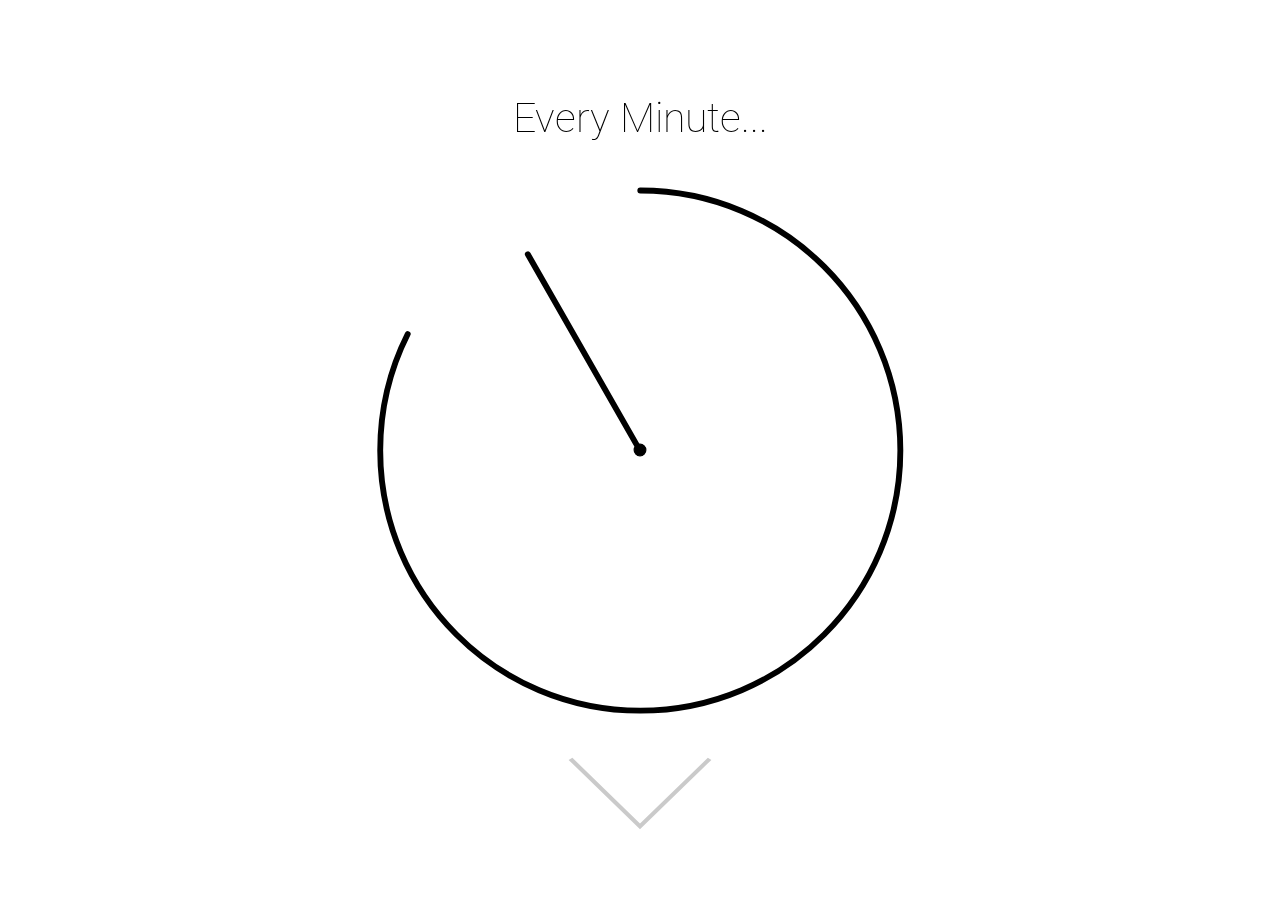
<file: scripts/ibeto-final.html>
<!doctype html>
<html lang="en" class="no-js">
<head>
	<meta charset="UTF-8" />
	<!-- <meta http-equiv="refresh" content="8"> --> <!-- Refresh every 15 minutes -->
	<meta http-equiv="Content-Type" content="image/svg+xml" />
	<meta http-equiv="X-UA-Compatible" content="IE=edge,chome=1">
	<meta name="viewport" content="width=device-width, initial-scale=1.0">

	<title>Ibeto Animation</title>
	<meta name="robots" content="index, follow">
	<meta name="viewport" content="width=device-width, initial-scale=1.0">
	<style>
		html, body { margin:0; padding:0; overflow:hidden; }
		body { opacity: 0; }
		.anim-svg { position:fixed; top:0; left:0; height:100%; width:100%;}
	</style>
</head>
<body style="text-align:center; margin-top:50px">
	<!-- bulb svg from <div>Icon made from <a href="http://www.onlinewebfonts.com/icon">Icon Fonts</a> is licensed by CC BY 3.0</div> -->
	<link href="https://fonts.googleapis.com/css?family=Roboto:100,100italic,300,300italic,400,400italic,500,500italic,700,700italic,900,900italic" rel="stylesheet">
	<script type="text/javascript" src="TweenMax.min.js"></script>
	<script type="text/javascript" src="CustomEase.js"></script>
	<script type="text/javascript" src="MorphSVGPlugin.min.js"></script>

	<img class="logo excel-logo" src="excel-logo.png" style="position:absolute; left:2%; top:2%;">
	<img class="logo arrow-logo" src="arrow-logo.png" style="position:absolute; left:50%; top:2%;">
	<img class="logo mec-logo" src="mec-logo.png" style="position:absolute; right:2%; top:2%;">


	
	<svg class="anim-svg" version="1.1" xmlns="http://www.w3.org/2000/svg" xmlns:xlink="http://www.w3.org/1999/xlink" x="0px" y="0px" width="1024px"
	 height="768px" viewBox="0 0 1024 768" style="enable-background:new 0 0 1024 768;" xml:space="preserve">
<style type="text/css">
<![CDATA[
	.st0{font-family: 'Roboto', sans-serif; font-weight: 100;}
	.st1{display:inline;stroke:#000000;stroke-miterlimit:10;}
	.st2{display:inline;fill:none;stroke:#000000;stroke-width:5;stroke-linecap:round;stroke-miterlimit:10;}
	.st3{fill:none;stroke:#FFFFFF;stroke-width:5;stroke-linecap:round;stroke-miterlimit:10;}
	.st4{display:inline;fill:#999999;}
	.st5{display:inline;fill:#FDF5E8;}
	.st6{display:inline;fill:#FFFC7F;}
	.st7{display:inline;fill:#FFFFFF;}
	.st8{font-size:12.5em;}
	.st9{font-family:'Roboto', sans-serif; font-weight: 300;}
	.st10{font-family:'Roboto', sans-serif; font-weight: 500;}
	.st11{display:inline;}
	.st12{letter-spacing:1;}
	.st13{letter-spacing:2;}
	.st14{letter-spacing:7;}
	.st15{font-size:1.875em;}
	.st16{font-size:2.2em;}
	.st17{font-size:2.5em;}
	.st18{font-size:2.8em;}
	.st19{font-size:3.125em;}
	.st20{font-size:3.4em;}
	.st21{font-size:4em;}
	.st22{font-size:4.4em;}
	.st23{display:none;}
	.st24{display:inline;fill:#DEE9FF;}
	.st25{font-family:'Roboto-Bold';}
	.minute-hand{fill:none;stroke:#000000;stroke-width:5;stroke-linecap:round;stroke-miterlimit:10;}
	.motion-path{fill:none;stroke:#FFFFFF;stroke-miterlimit:10;}
	.small-text{fill:#FFFFFF;}
	.bulb{fill:none;stroke:#FFFFFF;stroke-miterlimit:10;}
	.hide-box{fill:url(#hide-box_1_);}
	.down-arrows{fill:#010101; opacity: 0.3;}

	/*logo styles*/
	.lst0{clip-path:url(#SVGID_2_);fill:url(#SVGID_3_);}
	.lst1{clip-path:url(#SVGID_30_);fill:url(#SVGID_31_);}
	.lst2{clip-path:url(#SVGID_33_);fill:url(#SVGID_34_);}
	.lst3{clip-path:url(#SVGID_36_);fill:url(#SVGID_37_);}
	.lst4{clip-path:url(#SVGID_51_);fill:url(#SVGID_52_);}
	.lst5{clip-path:url(#SVGID_39_);fill:url(#SVGID_40_);}
	.lst6{clip-path:url(#SVGID_72_);fill:url(#SVGID_73_);}
	.lst7{clip-path:url(#SVGID_75_);fill:url(#SVGID_76_);}
	.lst8{clip-path:url(#SVGID_90_);fill:url(#SVGID_91_);}
	.lst9{clip-path:url(#SVGID_78_);fill:url(#SVGID_79_);}
	.lst10{clip-path:url(#SVGID_93_);fill:url(#SVGID_94_);}
	.lst11{clip-path:url(#SVGID_96_);fill:url(#SVGID_97_);}
	.lst12{fill:#255175;}
	.lst13{opacity:0.81;clip-path:url(#SVGID_54_);}
	.lst14{opacity:0.85;clip-path:url(#SVGID_68_);}
	.lst15{clip-path:url(#SVGID_11_);fill:url(#SVGID_12_);}
	.lst16{clip-path:url(#SVGID_5_);fill:url(#SVGID_6_);}
	.lst17{clip-path:url(#SVGID_42_);fill:url(#SVGID_43_);}
	.lst18{clip-path:url(#SVGID_45_);fill:url(#SVGID_46_);}
	.lst19{clip-path:url(#SVGID_48_);fill:url(#SVGID_49_);}
	.lst20{clip-path:url(#SVGID_81_);fill:url(#SVGID_82_);}
	.lst21{clip-path:url(#SVGID_84_);fill:url(#SVGID_85_);}
	.lst22{clip-path:url(#SVGID_99_);fill:url(#SVGID_100_);}
	.lst23{clip-path:url(#SVGID_87_);fill:url(#SVGID_88_);}
	.lst24{clip-path:url(#SVGID_70_);}
	.lst25{clip-path:url(#SVGID_8_);fill:url(#SVGID_9_);}

]]>
</style>
<g id="Scene1">
	<rect class="bg-rect st24 suggested-fg" x="-250%" y="-250%" width="500%" height="500%"/>
	<path class="st2 clock-outer" d="M734.162,384.495c0,122.564-99.357,221.921-221.921,221.921c-122.564,0-221.922-99.357-221.922-221.921
		s99.358-221.922,221.922-221.922C634.805,162.573,734.162,261.931,734.162,384.495z"/>
	<line class="minute-hand suggested-fg" x1="512" y1="384.5" x2="319" y2="384.5"/>
	<circle class="clock-inner st1 suggested-fg suggested-fill" cx="512" cy="384" r="5"/>
	<text transform="matrix(1 0 0 1 403.2656 113)" class="suggested-fg minute-text st11 st0 st16">Every Minute...</text>
</g>
<g id="Scene2">
	<text transform="matrix(1 0 0 1 483.084 113)" class="day-text st11 st0 st16">Day</text>
</g>
<g id="Scene3">
	<text transform="matrix(1 0 0 1 437.5054 113)" class="night-text st7 st0 st16">And Night</text>
	<g class="stars">
		<polygon class="st5" points="799.437,569.466 795.446,565.882 790.231,567.138 792.407,562.234 789.602,557.663 794.937,558.217 
			798.417,554.137 799.539,559.382 804.495,561.431 799.854,564.118 		"/>
		<polygon class="st5" points="761.938,210.984 761.021,215.879 764.535,219.409 759.596,220.05 757.324,224.482 755.188,219.983 
			750.271,219.192 753.891,215.771 753.123,210.85 757.495,213.234 		"/>
		<polygon class="st5" points="133.47,300.979 129.027,298.729 124.655,301.114 125.422,296.193 121.803,292.771 126.72,291.98 
			128.856,287.481 131.128,291.913 136.067,292.554 132.554,296.084 		"/>
	</g>
	<path class="moon st5" d="M389.615,384c0-106.346,74.059-195.455,173.394-218.557c-16.387-3.81-33.462-5.828-51.009-5.828
		c-123.885,0-224.385,100.5-224.385,224.385c0,123.939,100.5,224.385,224.385,224.385c17.547,0,34.622-2.018,51.009-5.825
		C463.674,579.469,389.615,490.393,389.615,384z"/>
</g>
<g id="Scene4">
	<path class="bulb" d="M584.965,475.072c-0.8,1.614-2.759,2.262-4.359,1.469l-23.353-11.578
		c-1.614-0.801-2.265-2.758-1.471-4.359c0.8-1.613,2.76-2.264,4.36-1.47l23.353,11.578
		C585.103,471.492,585.765,473.459,584.965,475.072z M579.866,478l-23.34-11.572c-1.927-0.956-4.32,0.163-4.681,2.492
		c-0.214,1.407,0.64,2.766,1.915,3.398l0.051,0.024c1.688,0.837,2.756,2.55,2.757,4.437l-0.007,0.074
		c0.009,2.528,1.447,4.848,3.723,5.976l4.253,2.108c2.276,1.129,4.992,0.869,7.01-0.654l0.056-0.05
		c1.501-1.142,3.522-1.323,5.199-0.492l0.051,0.025c1.275,0.632,2.874,0.489,3.863-0.532
		C582.365,481.544,581.793,478.955,579.866,478z M588.587,467.768c-0.8,1.613-2.759,2.262-4.36,1.469l-23.353-11.578
		c-1.613-0.801-2.264-2.759-1.47-4.359c0.769-1.551,2.609-2.215,4.19-1.538c6.316-17.329-8.859-29.403,0.729-48.742
		c8.391-16.924,28.916-23.843,45.841-15.451c16.923,8.391,23.842,28.916,15.45,45.84c-9.588,19.338-28.385,14.569-38.342,30.093
		C588.757,464.344,589.355,466.217,588.587,467.768z"/>

	<linearGradient id="hide-box_1_" gradientUnits="userSpaceOnUse" x1="511.4995" y1="349.5923" x2="511.4995" y2="400.6119">
		<stop  offset="0" style="stop-color:#000000;stop-opacity:0"/>
		<stop  offset="1" style="stop-color:#000000"/>
	</linearGradient>
	<rect class="hide-box" x="207" y="378" width="609" height="285"/>
	
	<text transform="matrix(1 0 0 1 374.3853 397.1504)" class="think-text st7 st9 st18">People THINK</text>

	<g class="effect st23">
		<path class="st3" d="M610.838,372.869l35.355-35.355"/>
		<path class="st3" d="M629,381.5h50"/>
		<path class="reversed-line st3" d="M646.193,426.901l-35.355-35.355"/>
		<path class="st3" d="M583.5,395v50"/>
		<path class="st3" d="M557.868,390.84l-35.354,35.354"/>
		<path class="st3" d="M543,381.5h-50"/>
		<path class="reversed-line st3" d="M521.099,337.806l35.354,35.355"/>
		<path class="st3" d="M582.5,370v-50"/>
	</g>

</g>
<g id="Scene5">
	<circle class="white-circle st7" cx="512" cy="384" r="300"/>
	<text transform="matrix(1 0 0 1 494.6953 328.6245)" class="big-text st11"><tspan x="0" y="0" class="st0 st17">of</tspan><tspan x="-37.383" y="84" class="st9 st22">BIG</tspan></text>
</g>
<g id="Scene6">
	<g class="small-text">
		<path d="M344.175,406.742c-0.144-0.494-0.244-1.09-0.303-1.787c-0.059-0.696-0.088-1.39-0.088-2.08
			c-0.352,0.573-0.788,1.117-1.309,1.631c-0.521,0.515-1.126,0.967-1.816,1.357c-0.69,0.391-1.465,0.7-2.324,0.928
			s-1.816,0.342-2.871,0.342c-0.99,0-1.885-0.141-2.686-0.42s-1.484-0.674-2.051-1.182s-1.003-1.113-1.309-1.816
			c-0.306-0.703-0.459-1.478-0.459-2.324c0-0.938,0.221-1.803,0.664-2.598c0.442-0.794,1.084-1.475,1.924-2.041
			s1.865-1.009,3.076-1.328c1.211-0.318,2.578-0.479,4.102-0.479h5.059v-3.086c0-1.771-0.557-3.145-1.67-4.121
			s-2.705-1.465-4.775-1.465c-0.964,0-1.855,0.131-2.676,0.391c-0.82,0.261-1.533,0.622-2.139,1.084
			c-0.605,0.463-1.081,1.01-1.426,1.641c-0.345,0.632-0.518,1.313-0.518,2.041l-1.055-0.039c0-0.82,0.192-1.604,0.576-2.354
			c0.384-0.748,0.924-1.406,1.621-1.973c0.696-0.566,1.523-1.016,2.48-1.348s2.002-0.498,3.135-0.498c1.094,0,2.1,0.141,3.018,0.42
			c0.918,0.28,1.709,0.697,2.373,1.25c0.664,0.554,1.182,1.25,1.553,2.09s0.557,1.813,0.557,2.92v10.586
			c0,0.378,0.013,0.766,0.039,1.162c0.026,0.397,0.062,0.775,0.107,1.133c0.045,0.358,0.101,0.693,0.166,1.006
			c0.065,0.313,0.143,0.573,0.234,0.781v0.176H344.175z M335.464,406.098c1.016,0,1.956-0.117,2.822-0.352
			c0.866-0.234,1.647-0.572,2.344-1.016c0.696-0.442,1.309-0.973,1.836-1.592c0.527-0.618,0.967-1.318,1.318-2.1v-5.02h-5
			c-1.367,0-2.591,0.134-3.672,0.4c-1.081,0.268-1.999,0.642-2.754,1.123c-0.755,0.482-1.335,1.059-1.738,1.729
			c-0.404,0.671-0.605,1.403-0.605,2.197c0,0.639,0.133,1.237,0.4,1.797c0.267,0.561,0.641,1.052,1.123,1.475
			c0.481,0.424,1.055,0.756,1.719,0.996C333.921,405.978,334.656,406.098,335.464,406.098z"/>
		<path d="M353.892,388.441c0.488-0.65,1.051-1.214,1.689-1.689c0.638-0.475,1.344-0.85,2.119-1.123
			c0.774-0.273,1.604-0.41,2.49-0.41c1.067,0,2.018,0.146,2.852,0.439c0.833,0.293,1.536,0.756,2.109,1.387
			c0.573,0.632,1.009,1.442,1.309,2.432c0.299,0.99,0.449,2.188,0.449,3.594v13.672h-1.055V393.07c0-1.341-0.14-2.451-0.42-3.33
			c-0.28-0.879-0.674-1.575-1.182-2.09c-0.508-0.514-1.113-0.875-1.816-1.084c-0.703-0.208-1.472-0.313-2.305-0.313
			c-0.769,0-1.472,0.107-2.109,0.322c-0.638,0.215-1.214,0.505-1.729,0.869c-0.515,0.365-0.974,0.781-1.377,1.25
			c-0.404,0.469-0.752,0.964-1.045,1.484c-0.293,0.521-0.537,1.042-0.732,1.563c-0.195,0.521-0.345,1.01-0.449,1.465v13.535h-1.055
			v-21.133h1.055v4.922C353.003,389.789,353.403,389.093,353.892,388.441z"/>
		<path d="M372.554,395.961c0-1.666,0.179-3.164,0.537-4.492c0.358-1.328,0.879-2.454,1.563-3.379
			c0.684-0.924,1.52-1.634,2.51-2.129c0.989-0.494,2.109-0.742,3.359-0.742c0.872,0,1.673,0.104,2.402,0.313
			c0.729,0.209,1.39,0.498,1.982,0.869c0.592,0.371,1.12,0.82,1.582,1.348c0.462,0.527,0.862,1.11,1.201,1.748v-12.754h1.055v30
			h-1.055v-3.379c-0.326,0.547-0.72,1.049-1.182,1.504c-0.462,0.456-0.996,0.854-1.602,1.191c-0.605,0.339-1.276,0.603-2.012,0.791
			c-0.736,0.188-1.54,0.283-2.412,0.283c-1.25,0-2.367-0.258-3.35-0.771c-0.983-0.514-1.813-1.243-2.49-2.188
			c-0.677-0.943-1.195-2.076-1.553-3.398c-0.358-1.321-0.537-2.789-0.537-4.404V395.961z M373.647,396.371
			c0,1.406,0.14,2.702,0.42,3.887c0.28,1.186,0.7,2.211,1.26,3.076c0.56,0.866,1.266,1.54,2.119,2.021
			c0.853,0.482,1.858,0.723,3.018,0.723c0.963,0,1.836-0.113,2.617-0.342c0.781-0.228,1.471-0.547,2.07-0.957
			c0.599-0.41,1.106-0.895,1.523-1.455c0.417-0.56,0.755-1.165,1.016-1.816v-9.902c-0.208-0.611-0.488-1.233-0.84-1.865
			c-0.352-0.631-0.811-1.204-1.377-1.719c-0.566-0.514-1.257-0.934-2.07-1.26c-0.814-0.325-1.781-0.488-2.9-0.488
			c-1.159,0-2.168,0.241-3.027,0.723c-0.859,0.482-1.572,1.152-2.139,2.012s-0.99,1.882-1.27,3.066
			c-0.28,1.186-0.42,2.48-0.42,3.887V396.371z"/>
		<path d="M418.022,401.566c0-0.481-0.091-0.97-0.273-1.465c-0.183-0.494-0.515-0.973-0.996-1.436
			c-0.482-0.462-1.14-0.892-1.973-1.289c-0.833-0.396-1.901-0.738-3.203-1.025c-1.185-0.247-2.224-0.527-3.115-0.84
			c-0.892-0.313-1.638-0.693-2.236-1.143c-0.599-0.449-1.048-0.982-1.348-1.602c-0.3-0.618-0.449-1.357-0.449-2.217
			c0-0.742,0.163-1.436,0.488-2.08c0.325-0.645,0.791-1.207,1.396-1.689c0.605-0.481,1.344-0.862,2.217-1.143
			c0.872-0.279,1.862-0.42,2.969-0.42c1.185,0,2.243,0.146,3.174,0.439c0.931,0.293,1.722,0.703,2.373,1.23
			c0.651,0.527,1.149,1.162,1.494,1.904c0.345,0.742,0.518,1.563,0.518,2.461h-1.074c0-0.65-0.144-1.275-0.43-1.875
			c-0.287-0.599-0.703-1.129-1.25-1.592c-0.547-0.462-1.224-0.83-2.031-1.104c-0.808-0.273-1.732-0.41-2.773-0.41
			c-1.068,0-1.982,0.127-2.744,0.381s-1.384,0.586-1.865,0.996c-0.482,0.41-0.837,0.866-1.064,1.367
			c-0.228,0.502-0.342,1-0.342,1.494c0,0.547,0.075,1.052,0.225,1.514c0.149,0.463,0.456,0.893,0.918,1.289
			c0.462,0.397,1.113,0.771,1.953,1.123s1.943,0.684,3.311,0.996c1.263,0.287,2.347,0.612,3.252,0.977
			c0.905,0.365,1.65,0.791,2.236,1.279s1.016,1.052,1.289,1.689c0.273,0.639,0.41,1.374,0.41,2.207c0,0.82-0.173,1.569-0.518,2.246
			c-0.345,0.678-0.84,1.26-1.484,1.748s-1.426,0.869-2.344,1.143s-1.943,0.41-3.076,0.41c-1.276,0-2.406-0.153-3.389-0.459
			c-0.983-0.306-1.81-0.723-2.48-1.25c-0.671-0.527-1.179-1.139-1.523-1.836c-0.345-0.696-0.518-1.436-0.518-2.217h1.055
			c0.065,0.912,0.315,1.67,0.752,2.275c0.436,0.605,0.977,1.088,1.621,1.445c0.645,0.358,1.36,0.612,2.148,0.762
			c0.788,0.15,1.565,0.225,2.334,0.225c1.042,0,1.959-0.13,2.754-0.391c0.794-0.26,1.458-0.605,1.992-1.035
			c0.534-0.43,0.938-0.914,1.211-1.455C417.886,402.657,418.022,402.113,418.022,401.566z"/>
		<path d="M440.015,406.742h-1.055V392.68c0-1.263-0.144-2.308-0.43-3.135c-0.287-0.826-0.687-1.484-1.201-1.973
			c-0.515-0.488-1.126-0.83-1.836-1.025c-0.71-0.195-1.481-0.293-2.314-0.293c-1.172,0-2.194,0.241-3.066,0.723
			c-0.873,0.482-1.608,1.084-2.207,1.807c-0.599,0.723-1.074,1.498-1.426,2.324c-0.352,0.827-0.593,1.586-0.723,2.275v13.359h-1.074
			v-21.133h1.074v5c0.313-0.755,0.706-1.461,1.182-2.119c0.475-0.657,1.032-1.227,1.67-1.709c0.638-0.481,1.344-0.862,2.119-1.143
			c0.774-0.279,1.611-0.42,2.51-0.42c1.771,0,3.219,0.391,4.346,1.172c1.126,0.781,1.865,2.058,2.217,3.828
			c0.286-0.703,0.674-1.357,1.162-1.963s1.064-1.133,1.729-1.582s1.406-0.804,2.227-1.064c0.82-0.26,1.706-0.391,2.656-0.391
			c1.067,0,2.021,0.146,2.861,0.439s1.549,0.756,2.129,1.387c0.579,0.632,1.022,1.442,1.328,2.432
			c0.306,0.99,0.459,2.188,0.459,3.594v13.672h-1.055V393.07c0-1.341-0.144-2.454-0.43-3.34c-0.287-0.885-0.687-1.585-1.201-2.1
			c-0.515-0.514-1.126-0.875-1.836-1.084c-0.71-0.208-1.481-0.306-2.314-0.293c-0.833,0.014-1.592,0.127-2.275,0.342
			s-1.299,0.498-1.846,0.85s-1.022,0.752-1.426,1.201c-0.404,0.449-0.746,0.908-1.025,1.377c-0.28,0.469-0.498,0.935-0.654,1.396
			c-0.156,0.463-0.248,0.883-0.273,1.26V406.742z"/>
		<path d="M474.409,406.742c-0.144-0.494-0.244-1.09-0.303-1.787c-0.059-0.696-0.088-1.39-0.088-2.08
			c-0.352,0.573-0.788,1.117-1.309,1.631c-0.521,0.515-1.126,0.967-1.816,1.357c-0.69,0.391-1.465,0.7-2.324,0.928
			s-1.816,0.342-2.871,0.342c-0.99,0-1.885-0.141-2.686-0.42s-1.484-0.674-2.051-1.182s-1.003-1.113-1.309-1.816
			c-0.306-0.703-0.459-1.478-0.459-2.324c0-0.938,0.221-1.803,0.664-2.598c0.442-0.794,1.084-1.475,1.924-2.041
			s1.865-1.009,3.076-1.328c1.211-0.318,2.578-0.479,4.102-0.479h5.059v-3.086c0-1.771-0.557-3.145-1.67-4.121
			s-2.705-1.465-4.775-1.465c-0.964,0-1.855,0.131-2.676,0.391c-0.82,0.261-1.533,0.622-2.139,1.084
			c-0.605,0.463-1.081,1.01-1.426,1.641c-0.345,0.632-0.518,1.313-0.518,2.041l-1.055-0.039c0-0.82,0.192-1.604,0.576-2.354
			c0.384-0.748,0.924-1.406,1.621-1.973c0.696-0.566,1.523-1.016,2.48-1.348s2.002-0.498,3.135-0.498c1.094,0,2.1,0.141,3.018,0.42
			c0.918,0.28,1.709,0.697,2.373,1.25c0.664,0.554,1.182,1.25,1.553,2.09s0.557,1.813,0.557,2.92v10.586
			c0,0.378,0.013,0.766,0.039,1.162c0.026,0.397,0.062,0.775,0.107,1.133c0.045,0.358,0.101,0.693,0.166,1.006
			c0.065,0.313,0.143,0.573,0.234,0.781v0.176H474.409z M465.698,406.098c1.016,0,1.956-0.117,2.822-0.352
			c0.866-0.234,1.647-0.572,2.344-1.016c0.696-0.442,1.309-0.973,1.836-1.592c0.527-0.618,0.967-1.318,1.318-2.1v-5.02h-5
			c-1.367,0-2.591,0.134-3.672,0.4c-1.081,0.268-1.999,0.642-2.754,1.123c-0.755,0.482-1.335,1.059-1.738,1.729
			c-0.404,0.671-0.605,1.403-0.605,2.197c0,0.639,0.133,1.237,0.4,1.797c0.267,0.561,0.641,1.052,1.123,1.475
			c0.481,0.424,1.055,0.756,1.719,0.996C464.155,405.978,464.891,406.098,465.698,406.098z"/>
		<path d="M483.179,406.742h-1.055v-30h1.055V406.742z"/>
		<path d="M491.421,406.742h-1.055v-30h1.055V406.742z"/>
		<path d="M510.288,379.906v5.703h4.805v1.074h-4.805v15c0,0.925,0.085,1.674,0.254,2.246
			c0.169,0.573,0.4,1.02,0.693,1.338c0.293,0.319,0.632,0.534,1.016,0.645c0.384,0.111,0.791,0.166,1.221,0.166
			c0.403,0,0.762-0.016,1.074-0.049c0.313-0.032,0.651-0.074,1.016-0.127l0.176,0.996c-0.144,0.052-0.313,0.091-0.508,0.117
			c-0.195,0.025-0.397,0.049-0.605,0.068s-0.41,0.032-0.605,0.039c-0.195,0.006-0.358,0.01-0.488,0.01
			c-0.677,0-1.282-0.085-1.816-0.254s-0.986-0.462-1.357-0.879c-0.371-0.416-0.654-0.977-0.85-1.68s-0.293-1.582-0.293-2.637v-15
			h-3.906v-1.074h3.906v-5.703H510.288z"/>
		<path d="M521.636,390.531c0.313-0.742,0.713-1.438,1.201-2.09c0.488-0.65,1.052-1.214,1.689-1.689
			c0.638-0.475,1.345-0.85,2.119-1.123s1.604-0.41,2.49-0.41c1.067,0,2.019,0.146,2.852,0.439s1.536,0.756,2.109,1.387
			c0.573,0.632,1.009,1.442,1.309,2.432c0.3,0.99,0.449,2.188,0.449,3.594v13.672H534.8V393.07c0-1.341-0.14-2.451-0.42-3.33
			s-0.674-1.575-1.182-2.09c-0.508-0.514-1.113-0.875-1.816-1.084c-0.703-0.208-1.472-0.313-2.305-0.313
			c-0.769,0-1.472,0.107-2.109,0.322s-1.214,0.505-1.729,0.869c-0.515,0.365-0.974,0.781-1.377,1.25s-0.752,0.964-1.045,1.484
			c-0.293,0.521-0.537,1.042-0.732,1.563c-0.195,0.521-0.345,1.01-0.449,1.465v13.535h-1.055v-30h1.055V390.531z"/>
		<rect x="542.729" y="385.609" width="1.055" height="21.133"/>
		<path d="M552.974,388.441c0.488-0.65,1.052-1.214,1.689-1.689c0.638-0.475,1.345-0.85,2.119-1.123
			s1.604-0.41,2.49-0.41c1.067,0,2.019,0.146,2.852,0.439s1.536,0.756,2.109,1.387c0.573,0.632,1.009,1.442,1.309,2.432
			c0.3,0.99,0.449,2.188,0.449,3.594v13.672h-1.055V393.07c0-1.341-0.14-2.451-0.42-3.33s-0.674-1.575-1.182-2.09
			c-0.508-0.514-1.113-0.875-1.816-1.084c-0.703-0.208-1.472-0.313-2.305-0.313c-0.769,0-1.472,0.107-2.109,0.322
			s-1.214,0.505-1.729,0.869c-0.515,0.365-0.974,0.781-1.377,1.25s-0.752,0.964-1.045,1.484c-0.293,0.521-0.537,1.042-0.732,1.563
			c-0.195,0.521-0.345,1.01-0.449,1.465v13.535h-1.055v-21.133h1.055v4.922C552.085,389.789,552.485,389.093,552.974,388.441z"/>
		<path d="M571.616,395.961c0-1.666,0.179-3.164,0.537-4.492s0.879-2.454,1.563-3.379
			c0.684-0.924,1.521-1.634,2.51-2.129c0.989-0.494,2.109-0.742,3.359-0.742c0.859,0,1.653,0.104,2.383,0.313
			c0.729,0.209,1.39,0.498,1.982,0.869s1.12,0.817,1.582,1.338c0.462,0.521,0.862,1.101,1.201,1.738v-3.867h1.074v20.84
			c0,1.354-0.183,2.575-0.547,3.662s-0.892,2.012-1.582,2.773s-1.526,1.348-2.51,1.758s-2.1,0.615-3.35,0.615
			c-0.769,0-1.491-0.088-2.168-0.264s-1.302-0.42-1.875-0.732s-1.101-0.687-1.582-1.123s-0.911-0.915-1.289-1.436l0.742-0.703
			c0.82,1.042,1.719,1.839,2.695,2.393s2.122,0.83,3.438,0.83c1.146,0,2.151-0.183,3.018-0.547s1.592-0.886,2.178-1.563
			s1.025-1.494,1.318-2.451s0.439-2.028,0.439-3.213v-3.047c-0.325,0.534-0.72,1.029-1.182,1.484
			c-0.462,0.456-0.993,0.85-1.592,1.182s-1.267,0.593-2.002,0.781s-1.54,0.283-2.412,0.283c-1.25,0-2.366-0.258-3.35-0.771
			s-1.813-1.243-2.49-2.188c-0.677-0.943-1.194-2.076-1.553-3.398c-0.358-1.321-0.537-2.789-0.537-4.404V395.961z M572.69,396.371
			c0,1.406,0.14,2.702,0.42,3.887c0.28,1.186,0.703,2.211,1.27,3.076c0.566,0.866,1.276,1.54,2.129,2.021
			c0.853,0.482,1.858,0.723,3.018,0.723c0.989,0,1.875-0.12,2.656-0.361c0.781-0.24,1.472-0.572,2.07-0.996
			c0.599-0.423,1.104-0.921,1.514-1.494c0.41-0.572,0.732-1.197,0.967-1.875v-9.59c-0.195-0.625-0.462-1.263-0.801-1.914
			c-0.339-0.65-0.788-1.24-1.348-1.768s-1.25-0.96-2.07-1.299c-0.82-0.338-1.804-0.508-2.949-0.508
			c-1.159,0-2.171,0.241-3.037,0.723c-0.866,0.482-1.582,1.152-2.148,2.012s-0.989,1.882-1.27,3.066
			c-0.28,1.186-0.42,2.48-0.42,3.887V396.371z"/>
		<path d="M607.573,401.566c0-0.481-0.091-0.97-0.273-1.465c-0.183-0.494-0.515-0.973-0.996-1.436
			c-0.481-0.462-1.14-0.892-1.973-1.289c-0.833-0.396-1.901-0.738-3.203-1.025c-1.185-0.247-2.224-0.527-3.115-0.84
			s-1.638-0.693-2.236-1.143s-1.048-0.982-1.348-1.602c-0.3-0.618-0.449-1.357-0.449-2.217c0-0.742,0.163-1.436,0.488-2.08
			s0.791-1.207,1.396-1.689c0.605-0.481,1.345-0.862,2.217-1.143c0.872-0.279,1.862-0.42,2.969-0.42
			c1.185,0,2.243,0.146,3.174,0.439s1.722,0.703,2.373,1.23s1.149,1.162,1.494,1.904s0.518,1.563,0.518,2.461h-1.074
			c0-0.65-0.144-1.275-0.43-1.875c-0.286-0.599-0.703-1.129-1.25-1.592c-0.547-0.462-1.224-0.83-2.031-1.104s-1.731-0.41-2.773-0.41
			c-1.067,0-1.982,0.127-2.744,0.381s-1.384,0.586-1.865,0.996s-0.837,0.866-1.064,1.367c-0.228,0.502-0.342,1-0.342,1.494
			c0,0.547,0.075,1.052,0.225,1.514c0.149,0.463,0.456,0.893,0.918,1.289c0.462,0.397,1.113,0.771,1.953,1.123
			s1.943,0.684,3.311,0.996c1.263,0.287,2.347,0.612,3.252,0.977c0.905,0.365,1.65,0.791,2.236,1.279s1.016,1.052,1.289,1.689
			c0.273,0.639,0.41,1.374,0.41,2.207c0,0.82-0.173,1.569-0.518,2.246c-0.345,0.678-0.84,1.26-1.484,1.748s-1.426,0.869-2.344,1.143
			s-1.943,0.41-3.076,0.41c-1.276,0-2.405-0.153-3.389-0.459s-1.81-0.723-2.48-1.25s-1.179-1.139-1.523-1.836
			c-0.345-0.696-0.518-1.436-0.518-2.217h1.055c0.065,0.912,0.315,1.67,0.752,2.275s0.977,1.088,1.621,1.445
			c0.645,0.358,1.36,0.612,2.148,0.762c0.788,0.15,1.565,0.225,2.334,0.225c1.042,0,1.96-0.13,2.754-0.391
			c0.794-0.26,1.458-0.605,1.992-1.035s0.938-0.914,1.211-1.455C607.437,402.657,607.573,402.113,607.573,401.566z"/>
		<path d="M613.96,405.785c0-0.299,0.104-0.557,0.313-0.771s0.462-0.322,0.762-0.322s0.557,0.107,0.771,0.322
			s0.322,0.473,0.322,0.771c0,0.3-0.107,0.554-0.322,0.762s-0.472,0.313-0.771,0.313s-0.554-0.104-0.762-0.313
			S613.96,406.085,613.96,405.785z"/>
		<path d="M622.534,405.785c0-0.299,0.104-0.557,0.313-0.771s0.462-0.322,0.762-0.322s0.557,0.107,0.771,0.322
			s0.322,0.473,0.322,0.771c0,0.3-0.107,0.554-0.322,0.762s-0.472,0.313-0.771,0.313s-0.554-0.104-0.762-0.313
			S622.534,406.085,622.534,405.785z"/>
	</g>
	<g id="motion-paths" class="st23">
		<path class="motion-path" id="mp1" d="M478.5,310v57"/>
		<path class="motion-path" id="mp2" d="M478.636,367.161c0,0-0.574-15.468,5.19-15.468c4.361,0,5.637,12.643,5.637,12.643"/>
		<path class="motion-path" id="mp3" d="M489.312,364.557c0,0,4.946-12.11,12.571-11.572c7.626,0.539,9.77,12.508,9.77,14.16"/>
	</g>
</g>
<g id="Scene7" >
	<text transform="matrix(1 0 0 1 467.125 318.1294)" class="yet-text st11 st0 st20">Yet.</text>
	<text transform="matrix(1 0 0 1 369.5269 480.6611)" class="all-text st4 st0 st21 st13">All it takes</text>
</g>
<g id="Scene8">
	<text transform="matrix(1 0 0 1 323.2354 398.6113)" class="logic-text st0 st19 st12">Is a bit of LOGIC</text>
	<g id="ones2" class="st11">
		<text transform="matrix(1 0 0 1 260.8921 219.0991)" class="st0 st15 st12">1</text>
		<text transform="matrix(1 0 0 1 817.373 176.1074)" class="st0 st15 st12">1</text>
		<text transform="matrix(1 0 0 1 722.8789 485.0918)" class="st0 st15 st12">1</text>
	</g>
	<g id="zeros2" class="st11">
		<text transform="matrix(1 0 0 1 211.3916 440.0957)" class="st0 st15 st12">0</text>
		<text transform="matrix(1 0 0 1 575.873 522.5898)" class="st0 st15 st12">0</text>
		<text transform="matrix(1 0 0 1 662.8691 279.6025)" class="st0 st15 st12">0</text>
	</g>
	<g id="ones1" class="st11">
		<text transform="matrix(1 0 0 1 368.896 504.5908)" class="st0 st15 st12">1</text>
		<text transform="matrix(1 0 0 1 395.8945 314.1006)" class="st0 st15 st12">1</text>
		<text transform="matrix(1 0 0 1 592.3848 228.605)" class="st0 st15 st12">1</text>
	</g>
	<g id="zeros1" class="st11">
		<text transform="matrix(1 0 0 1 500.8804 201.0996)" class="st0 st15 st12">0</text>
		<text transform="matrix(1 0 0 1 841.3613 383.9995)" class="st0 st15 st12">0</text>
		<text transform="matrix(1 0 0 1 323.8799 288.6021)" class="st0 st15 st12">0</text>
	</g>
</g>
<g id="Scene9">
	<text transform="matrix(1 0 0 1 276.2271 395.6895)" class="lots-text st11 st0 st19 st12">Lots of</text>
	<g class="st11 creativity">
		<path d="M484.252,383.36c-0.13,1.807-0.537,3.467-1.221,4.98s-1.628,2.812-2.832,3.894c-1.205,1.083-2.666,1.93-4.382,2.539
			c-1.717,0.611-3.674,0.916-5.872,0.916c-2.279,0-4.326-0.395-6.14-1.184c-1.815-0.789-3.353-1.925-4.614-3.406
			c-1.262-1.48-2.23-3.275-2.905-5.383c-0.676-2.108-1.013-4.472-1.013-7.093v-2.344c0-2.62,0.35-4.988,1.05-7.104
			c0.7-2.116,1.688-3.914,2.966-5.396c1.277-1.481,2.828-2.62,4.651-3.418c1.823-0.797,3.857-1.196,6.104-1.196
			c2.213,0,4.17,0.313,5.872,0.94c1.701,0.627,3.145,1.498,4.333,2.612c1.188,1.115,2.116,2.441,2.783,3.979
			c0.667,1.538,1.09,3.21,1.27,5.017h-7.324c-0.082-1.058-0.265-1.994-0.549-2.808c-0.285-0.813-0.696-1.497-1.233-2.051
			c-0.537-0.553-1.229-0.972-2.075-1.257c-0.847-0.285-1.872-0.427-3.076-0.427c-2.474,0-4.317,0.899-5.53,2.698
			c-1.213,1.799-1.819,4.586-1.819,8.362v2.393c0,1.839,0.134,3.451,0.403,4.834c0.269,1.384,0.691,2.539,1.27,3.467
			c0.578,0.928,1.326,1.624,2.246,2.087c0.919,0.465,2.03,0.696,3.333,0.696c1.155,0,2.152-0.13,2.991-0.391
			c0.838-0.261,1.538-0.655,2.1-1.185c0.562-0.528,0.997-1.191,1.306-1.989c0.309-0.798,0.504-1.725,0.586-2.783H484.252z"/>
		<path d="M503.971,382.188h-5.835v13.013h-7.324v-35.547h13.208c2.051,0,3.89,0.232,5.518,0.696
			c1.627,0.464,3.003,1.147,4.126,2.051c1.123,0.903,1.984,2.022,2.588,3.357c0.602,1.335,0.902,2.881,0.902,4.639
			c0,1.302-0.146,2.47-0.439,3.503c-0.293,1.034-0.716,1.953-1.27,2.759c-0.553,0.806-1.221,1.51-2.002,2.112
			c-0.781,0.603-1.66,1.123-2.636,1.563l7.691,14.526v0.342h-7.862L503.971,382.188z M498.136,376.256h5.908
			c0.96,0,1.802-0.126,2.527-0.378c0.724-0.252,1.326-0.61,1.807-1.074c0.48-0.464,0.842-1.017,1.086-1.66
			c0.244-0.643,0.366-1.363,0.366-2.161c0-1.676-0.476-2.995-1.428-3.955c-0.952-0.96-2.413-1.44-4.382-1.44h-5.884V376.256z"/>
		<path d="M545.857,379.796h-14.063v9.521h16.504v5.884h-23.828v-35.547h23.779v5.933h-16.455v8.472h14.063V379.796z"/>
		<path d="M574.414,387.877h-12.842l-2.441,7.324h-7.788l13.232-35.547h6.787l13.306,35.547h-7.788L574.414,387.877z
			 M563.55,381.944h8.887l-4.468-13.306L563.55,381.944z"/>
		<path d="M613.566,365.587h-10.889v29.614h-7.324v-29.614h-10.742v-5.933h28.955V365.587z"/>
		<path d="M627.28,395.201h-7.324v-35.547h7.324V395.201z"/>
		<path d="M648.951,386.388l8.057-26.733h8.154l-12.378,35.547h-7.642l-12.329-35.547h8.13L648.951,386.388z"/>
		<path d="M678.046,395.201h-7.324v-35.547h7.324V395.201z"/>
		<path d="M712.633,365.587h-10.889v29.614h-7.324v-29.614h-10.742v-5.933h28.955V365.587z"/>
		<path d="M731.203,375.67l7.397-16.016h8.008l-11.67,22.656v12.891h-7.446v-12.891l-11.67-22.656h8.032L731.203,375.67z"/>
	</g>
</g>
<g id="Scene10">
	<text transform="matrix(1 0 0 1 388.7725 395.6895)" class="spark-text st11 st0 st17 st12">And a SPARK</text>
	<path class="ripple st11" d="M512,234c-82.843,0-150,67.157-150,150s67.157,150,150,150s150-67.157,150-150S594.843,234,512,234z
		 M512,517.871c-73.935,0-133.87-59.937-133.87-133.871S438.065,250.13,512,250.13S645.871,310.065,645.871,384
		S585.935,517.871,512,517.871z"/>
</g>
<g id="Scene11">
	<text transform="matrix(1 0 0 1 191.0952 367.0962)" class="something-text st11 st0 st15 st12">To make something..</text>
	<text transform="matrix(1 0 0 1 173.9922 442.4473)" class="great-text st11 st10 st8 st14">GREAT</text>
</g>
<g id="Scene12">
	<text transform="matrix(1 0 0 1 218.0273 244.5977)" class="after-text st11 st0 st17 st12">After all...</text>
	<text transform="matrix(1 0 0 1 214.1021 394.2285)" class="ideas-text1 st11 st0 st16 st12">It’s not about ideas</text>
	<text transform="matrix(1 0 0 1 213.5225 394.2285)" class="ideas-text2 st11 st0 st16 st12">It’s about making ideas</text>
	<text transform="matrix(1 0 0 1 594.8506 394.2285)" class="happen-text st11 st10 st16 st12">happen.</text>
</g>
<g id="Scene13">
	<text transform="matrix(1 0 0 1 339.2734 244.5977)" class="turn-text st11 st0 st16 st12">For now, it’s your turn</text>

	<text transform="matrix(1 0 0 1 401.3145 361.2305)" class="lets-text st11 st0 st16 st12">Let’s</text>
	<text transform="matrix(1 0 0 1 484.3462 361.2305)" class="inspire-text st11 st0 st16 st12">Inspire</text>
	<text transform="matrix(1 0 0 1 483.626 428.7266)" class="engineer-text st11 st0 st16 st12">Engineer</text>
	<text transform="matrix(1 0 0 1 484.1387 394.2285)" class="innovate-text st11 st0 st16 st12">Innovate</text>

</g>
<g id="Scene14">
	<text transform="matrix(1 0 0 1 407.3833 394.2285)" class="tomorrow-text st11 st0 st16 st12">for a better tomorrow.</text>
</g>
<g id="Scene15">
	
	<g class="down-arrows">
		<polygon points="454.316,623.011 512,679.069 569.887,623.011 572.934,624.839 512,683.944 451.066,624.839 		"/>
		<polygon points="454.316,666.621 512,722.68 569.887,666.621 572.934,668.449 512,727.555 451.066,668.449 		"/>
	</g>
</g>

<g class="ibeto-logo">
<g class="ibeto-logo-design">
	<g>
		<defs>
			<path id="SVGID_1_" d="M708.301,615.309c301.828-68.146,560.896,193.232,615.146,309.141
				c-58.182-23.621-158.76-135.407-262.663-249.785c-8.184-3.104-11.617-5.663-21.063-8.813c8.926,9.676,14.82,16.824,17.406,19.953
				c14.882,18.018,222.456,272.587,304.701,265.537c-25.065-88.512-96.345-165.274-253.977-261.881
				c-93.992-66.31-204.666-91.064-291.396-91.06C772.485,598.404,734.653,604.769,708.301,615.309"/>
		</defs>
		<clipPath id="SVGID_2_">
			<use xlink:href="#SVGID_1_"  style="overflow:visible;"/>
		</clipPath>
		
			<linearGradient id="SVGID_3_" gradientUnits="userSpaceOnUse" x1="600" y1="999.9087" x2="601" y2="999.9087" gradientTransform="matrix(596.5295 446.7679 446.7679 -596.5295 -803914.125 328939)">
			<stop  offset="0" style="stop-color:#2C8D74"/>
			<stop  offset="0.1272" style="stop-color:#2D8B76"/>
			<stop  offset="0.2912" style="stop-color:#31877D"/>
			<stop  offset="0.4754" style="stop-color:#378086"/>
			<stop  offset="0.6743" style="stop-color:#3D7693"/>
			<stop  offset="0.8828" style="stop-color:#4569A1"/>
			<stop  offset="1" style="stop-color:#4960AC"/>
		</linearGradient>
		<polygon class="lst0" points="943.147,233.594 1559.14,694.939 1126.981,1271.961 510.989,810.617 		"/>
	</g>
	<g>
		<defs>
			<path id="SVGID_4_" d="M736.499,516.614c118.14,0,212.195,64.261,267.478,113.982c11.398,3.822,12.398,3.822,21.703,7.403
				C908.359,532.162,822.244,514.061,770.531,514.062C756.712,514.063,745.343,515.356,736.499,516.614"/>
		</defs>
		<clipPath id="SVGID_5_">
			<use xlink:href="#SVGID_4_"  style="overflow:visible;"/>
		</clipPath>
		
			<linearGradient id="SVGID_6_" gradientUnits="userSpaceOnUse" x1="600" y1="999.9185" x2="601" y2="999.9185" gradientTransform="matrix(596.5295 446.7679 446.7679 -596.5295 -803889.125 328904.875)">
			<stop  offset="0" style="stop-color:#2C8D74"/>
			<stop  offset="0.1272" style="stop-color:#2D8B76"/>
			<stop  offset="0.2912" style="stop-color:#31877D"/>
			<stop  offset="0.4754" style="stop-color:#378086"/>
			<stop  offset="0.6743" style="stop-color:#3D7693"/>
			<stop  offset="0.8828" style="stop-color:#4569A1"/>
			<stop  offset="1" style="stop-color:#4960AC"/>
		</linearGradient>
		<polygon class="lst16" points="840.417,375.31 1085.146,558.599 921.762,776.751 677.032,593.462 		"/>
	</g>
	<g>
		<defs>
			<path id="SVGID_7_" d="M718.222,516.614c0,2.522,2.046,4.568,4.57,4.568c2.523,0,4.569-2.046,4.569-4.568
				c0-2.524-2.046-4.57-4.569-4.57C720.268,512.043,718.222,514.089,718.222,516.614"/>
		</defs>
		<clipPath id="SVGID_8_">
			<use xlink:href="#SVGID_7_"  style="overflow:visible;"/>
		</clipPath>
		
			<radialGradient id="SVGID_9_" cx="600.0225" cy="999.9448" r="1.0003" gradientTransform="matrix(5.8941 0 0 -5.8941 -2813.7996 6410.3813)" gradientUnits="userSpaceOnUse">
			<stop  offset="0" style="stop-color:#1A9770"/>
			<stop  offset="1" style="stop-color:#1B3E57"/>
		</radialGradient>
		<rect x="718.222" y="512.043" class="lst25" width="9.139" height="9.139"/>
	</g>
	<g>
		<defs>
			<path id="SVGID_10_" d="M689.501,617.268c0,2.523,2.046,4.569,4.57,4.569c2.523,0,4.569-2.046,4.569-4.569
				s-2.046-4.569-4.569-4.569C691.547,612.699,689.501,614.745,689.501,617.268"/>
		</defs>
		<clipPath id="SVGID_11_">
			<use xlink:href="#SVGID_10_"  style="overflow:visible;"/>
		</clipPath>
		
			<radialGradient id="SVGID_12_" cx="600.0229" cy="999.9448" r="1" gradientTransform="matrix(5.8941 0 0 -5.8941 -2842.5222 6511.0376)" gradientUnits="userSpaceOnUse">
			<stop  offset="0" style="stop-color:#1A9770"/>
			<stop  offset="1" style="stop-color:#1B3E57"/>
		</radialGradient>
		<rect x="689.501" y="612.699" class="lst15" width="9.139" height="9.139"/>
	</g>
	<g>
		<defs>
			<path id="SVGID_13_" d="M1002.788,180.176c-31.285,5.435-56.854,10.87-72.555,9.022c-0.117-0.013-0.233-0.026-0.35-0.04
				c-4.251,151.088,45.295,322.309,142.75,453.228c16.036,8.996,32.418,17.281,49.096,24.794
				c-79.324-100.33-115.403-256.496-13.261-496.081c-4.852-0.214-9.682-0.314-14.475-0.314
				C1061.109,170.786,1029.817,175.48,1002.788,180.176"/>
		</defs>
		<clipPath id="SVGID_14_">
			<use xlink:href="#SVGID_13_"  style="overflow:visible;"/>
		</clipPath>
	</g>
	<g>
		<defs>
			<path id="SVGID_15_" d="M1117.434,650.474c11.833-8.121,120.851-42.11,200.06-101.106c-9.186-7.711-17.91-15.313-26.218-22.827
				c-89.539,13.59-157.001,103.554-164.696,109.657c6.662-11.314,74.13-72.146,122.754-150.7
				c-91.638-98.008-111.222-186.171-105.003-310.572c-9.843-1.715-19.665-2.836-29.4-3.471
				C999.259,441.004,1081.448,611.271,1117.434,650.474"/>
		</defs>
		<clipPath id="SVGID_16_">
			<use xlink:href="#SVGID_15_"  style="overflow:visible;"/>
		</clipPath>
	</g>
	<g>
		<defs>
			<path id="SVGID_17_" d="M1227.457,616.417c8.171,32.487,31.884,66.215,59.707,96.292c38.023,3.895,76.748,3.319,115.766-2.402
				c-6.651-23.998-21.096-48.728-50.904-71.52c-28.072-18.423-59.553-24.909-90.126-24.91
				C1250.204,613.876,1238.648,614.825,1227.457,616.417"/>
		</defs>
		<clipPath id="SVGID_18_">
			<use xlink:href="#SVGID_17_"  style="overflow:visible;"/>
		</clipPath>
	</g>
	<g>
		<defs>
			<path id="SVGID_19_" d="M1121.805,656.057c4.247,5.643,9.214,11.534,14.803,17.588c46.716,19.535,95.624,32.915,145.787,38.554
				c-27.191-29.913-49.926-62.627-59.174-95.146C1171.009,629.831,1128.074,654.568,1121.805,656.057"/>
		</defs>
		<clipPath id="SVGID_20_">
			<use xlink:href="#SVGID_19_"  style="overflow:visible;"/>
		</clipPath>
	</g>
	<g>
		<defs>
			<path id="SVGID_21_" d="M1252.209,480.799c44.498-73.703,71.327-162.194,16.407-239.904
				c-36.481-37.931-77.583-56.78-118.547-64.901C1148.466,296.223,1170.917,391.456,1252.209,480.799"/>
		</defs>
		<clipPath id="SVGID_22_">
			<use xlink:href="#SVGID_21_"  style="overflow:visible;"/>
		</clipPath>
	</g>
	<g>
		<defs>
			<path id="SVGID_23_" d="M1298.529,525.6c7.689,6.619,15.735,13.223,24.175,19.818c7.012-5.403,13.834-11.046,20.397-16.93
				c-2.9-0.788-5.866-1.538-8.949-2.213c-6.898-0.997-13.711-1.465-20.424-1.466C1308.601,524.81,1303.533,525.083,1298.529,525.6"
				/>
		</defs>
		<clipPath id="SVGID_24_">
			<use xlink:href="#SVGID_23_"  style="overflow:visible;"/>
		</clipPath>
	</g>
	<g>
		<defs>
			<path id="SVGID_25_" d="M1201,618.743c82.177-16.491,177.333-10.491,205.07,91.11c23.906-3.673,47.92-9.286,71.946-16.997
				c7.964-3.134,15.666-16.711,0-19.061c-44.972,1.285-13.811-114.691-131.274-144.298C1309.333,564.918,1254,596.585,1201,618.743"
				/>
		</defs>
		<clipPath id="SVGID_26_">
			<use xlink:href="#SVGID_25_"  style="overflow:visible;"/>
		</clipPath>
	</g>
	<g>
		<defs>
			<path id="SVGID_27_" d="M1052.461,630.597C957,490.252,915.667,294.251,922.952,188.427
				c-50.289-4.777-96.583,1.223-204.208-54.582C731.794,311.565,867.062,517.754,1052.461,630.597"/>
		</defs>
		<clipPath id="SVGID_28_">
			<use xlink:href="#SVGID_27_"  style="overflow:visible;"/>
		</clipPath>
	</g>
	<g>
		<defs>
			<path id="SVGID_29_" d="M1002.788,180.176c-31.285,5.435-56.854,10.87-72.555,9.022c-0.117-0.013-0.233-0.026-0.35-0.04
				c-4.251,151.088,45.295,322.309,142.75,453.228c16.036,8.996,32.418,17.281,49.096,24.794
				c-79.324-100.33-115.403-256.496-13.261-496.081c-4.852-0.214-9.682-0.314-14.475-0.314
				C1061.109,170.786,1029.817,175.48,1002.788,180.176"/>
		</defs>
		<clipPath id="SVGID_30_">
			<use xlink:href="#SVGID_29_"  style="overflow:visible;"/>
		</clipPath>
		
			<linearGradient id="SVGID_31_" gradientUnits="userSpaceOnUse" x1="600" y1="999.8677" x2="601" y2="999.8677" gradientTransform="matrix(772.6648 542.5732 542.5732 -772.6648 -1005413.8125 447200.0625)">
			<stop  offset="0" style="stop-color:#1A9770"/>
			<stop  offset="1" style="stop-color:#1B3E57"/>
		</linearGradient>
		<polygon class="lst1" points="990.394,78.561 1355.186,334.721 1056.968,759.406 692.175,503.245 		"/>
	</g>
	<g>
		<defs>
			<path id="SVGID_32_" d="M1117.434,650.474c11.833-8.121,120.851-42.11,200.06-101.106c-9.186-7.711-17.91-15.313-26.218-22.827
				c-89.539,13.59-157.001,103.554-164.696,109.657c6.662-11.314,74.13-72.146,122.754-150.7
				c-91.638-98.008-111.222-186.171-105.003-310.572c-9.843-1.715-19.665-2.836-29.4-3.471
				C999.259,441.004,1081.448,611.271,1117.434,650.474"/>
		</defs>
		<clipPath id="SVGID_33_">
			<use xlink:href="#SVGID_32_"  style="overflow:visible;"/>
		</clipPath>
		
			<linearGradient id="SVGID_34_" gradientUnits="userSpaceOnUse" x1="599.999" y1="999.9399" x2="600.999" y2="999.9399" gradientTransform="matrix(734.68 541.2321 541.2321 -734.68 -981260 410003.4375)">
			<stop  offset="0" style="stop-color:#1A9770"/>
			<stop  offset="1" style="stop-color:#1B3E57"/>
		</linearGradient>
		<polygon class="lst2" points="1111.211,19.488 1546.239,339.97 1205.541,802.441 770.513,481.959 		"/>
	</g>
	<g>
		<defs>
			<path id="SVGID_35_" d="M1227.457,616.417c8.171,32.487,31.884,66.215,59.707,96.292c38.023,3.895,76.748,3.319,115.766-2.402
				c-6.651-23.998-21.096-48.728-50.904-71.52c-28.072-18.423-59.553-24.909-90.126-24.91
				C1250.204,613.876,1238.648,614.825,1227.457,616.417"/>
		</defs>
		<clipPath id="SVGID_36_">
			<use xlink:href="#SVGID_35_"  style="overflow:visible;"/>
		</clipPath>
		
			<linearGradient id="SVGID_37_" gradientUnits="userSpaceOnUse" x1="600.001" y1="999.9243" x2="601.001" y2="999.9243" gradientTransform="matrix(737.6422 552.0422 552.0422 -737.6422 -993897.5 406556.5938)">
			<stop  offset="0" style="stop-color:#1A9770"/>
			<stop  offset="1" style="stop-color:#1B3E57"/>
		</linearGradient>
		<polygon class="lst3" points="1290.453,529.701 1452.209,650.756 1339.934,800.78 1178.178,679.723 		"/>
	</g>
	<g>
		<defs>
			<path id="SVGID_38_" d="M1121.805,656.057c4.247,5.643,9.214,11.534,14.803,17.588c46.716,19.535,95.624,32.915,145.787,38.554
				c-27.191-29.913-49.926-62.627-59.174-95.146C1171.009,629.831,1128.074,654.568,1121.805,656.057"/>
		</defs>
		<clipPath id="SVGID_39_">
			<use xlink:href="#SVGID_38_"  style="overflow:visible;"/>
		</clipPath>
		
			<linearGradient id="SVGID_40_" gradientUnits="userSpaceOnUse" x1="600.001" y1="999.9146" x2="601.001" y2="999.9146" gradientTransform="matrix(785.9103 528.1747 528.1747 -785.9103 -999058.75 469210.2813)">
			<stop  offset="0" style="stop-color:#1A9770"/>
			<stop  offset="1" style="stop-color:#1B3E57"/>
		</linearGradient>
		<polygon class="lst5" points="1171.77,542.707 1326.443,646.656 1232.43,786.544 1077.756,682.595 		"/>
	</g>
	<g>
		<defs>
			<path id="SVGID_41_" d="M1252.209,480.799c44.498-73.703,71.327-162.194,16.407-239.904
				c-36.481-37.931-77.583-56.78-118.547-64.901C1148.466,296.223,1170.917,391.456,1252.209,480.799"/>
		</defs>
		<clipPath id="SVGID_42_">
			<use xlink:href="#SVGID_41_"  style="overflow:visible;"/>
		</clipPath>
		
			<linearGradient id="SVGID_43_" gradientUnits="userSpaceOnUse" x1="600" y1="999.9292" x2="601" y2="999.9292" gradientTransform="matrix(765.5675 518.5394 518.5394 -765.5675 -977023.625 454436.8438)">
			<stop  offset="0" style="stop-color:#1A9770"/>
			<stop  offset="1" style="stop-color:#1B3E57"/>
		</linearGradient>
		<polygon class="lst17" points="1203.524,94.707 1465.061,271.853 1268.478,562.086 1006.941,384.941 		"/>
	</g>
	<g>
		<defs>
			<path id="SVGID_44_" d="M1298.529,525.6c7.689,6.619,15.735,13.223,24.175,19.818c7.012-5.403,13.834-11.046,20.397-16.93
				c-2.9-0.788-5.866-1.538-8.949-2.213c-6.898-0.997-13.711-1.465-20.424-1.466C1308.601,524.81,1303.533,525.083,1298.529,525.6"
				/>
		</defs>
		<clipPath id="SVGID_45_">
			<use xlink:href="#SVGID_44_"  style="overflow:visible;"/>
		</clipPath>
		
			<linearGradient id="SVGID_46_" gradientUnits="userSpaceOnUse" x1="600.001" y1="999.9136" x2="601.001" y2="999.9136" gradientTransform="matrix(774.726 539.5004 539.5004 -774.726 -1003562 451079.5)">
			<stop  offset="0" style="stop-color:#1A9770"/>
			<stop  offset="1" style="stop-color:#1B3E57"/>
		</linearGradient>
		<polygon class="lst18" points="1313.085,503.908 1352.767,531.541 1328.546,566.322 1288.864,538.688 		"/>
	</g>
	<g>
		<defs>
			<path id="SVGID_47_" d="M1201,618.743c82.177-19.157,174.333-7.824,205.07,91.11c23.906-3.673,47.92-9.286,71.946-16.997
				c7.964-3.134,15.666-16.711,0-19.061c-44.972,1.285-13.811-114.691-131.274-144.298C1309.333,564.918,1254,596.585,1201,618.743"
				/>
		</defs>
		<clipPath id="SVGID_48_">
			<use xlink:href="#SVGID_47_"  style="overflow:visible;"/>
		</clipPath>
		
			<linearGradient id="SVGID_49_" gradientUnits="userSpaceOnUse" x1="600.001" y1="999.9194" x2="601.001" y2="999.9194" gradientTransform="matrix(740.9635 547.7883 547.7883 -740.9635 -991604.75 412385.5)">
			<stop  offset="0" style="stop-color:#1A9770"/>
			<stop  offset="1" style="stop-color:#1B3E57"/>
		</linearGradient>
		<polygon class="lst19" points="1304.435,389.587 1579.897,593.236 1390.248,849.763 1114.785,646.116 		"/>
	</g>
	<g>
		<defs>
			<path id="SVGID_50_" d="M1052.461,630.597C957,490.252,915.667,294.251,922.952,188.427
				c-50.289-4.777-96.583,1.223-204.208-54.582C731.794,311.565,867.062,517.754,1052.461,630.597"/>
		</defs>
		<clipPath id="SVGID_51_">
			<use xlink:href="#SVGID_50_"  style="overflow:visible;"/>
		</clipPath>
		
			<linearGradient id="SVGID_52_" gradientUnits="userSpaceOnUse" x1="600.001" y1="999.8794" x2="601.001" y2="999.8794" gradientTransform="matrix(796.603 563.2534 563.2534 -796.603 -1040496.25 458773.2188)">
			<stop  offset="0" style="stop-color:#1A9770"/>
			<stop  offset="1" style="stop-color:#1B3E57"/>
		</linearGradient>
		<polygon class="lst4" points="829.975,-23.467 1286.628,299.418 941.23,787.911 484.577,465.025 		"/>
	</g>
	<g>
		<defs>
			<rect id="SVGID_53_" x="600" y="-0.082" width="1000" height="1000"/>
		</defs>
		<clipPath id="SVGID_54_">
			<use xlink:href="#SVGID_53_"  style="overflow:visible;"/>
		</clipPath>
		<g class="lst13">
			<g>
				<defs>
					<rect id="SVGID_55_" x="929.354" y="22.689" width="495.045" height="828.6"/>
				</defs>
				<clipPath id="SVGID_56_">
					<use xlink:href="#SVGID_55_"  style="overflow:visible;"/>
				</clipPath>
			</g>
		</g>
		<g class="lst13">
			<g>
				<defs>
					<rect id="SVGID_57_" x="1099.996" y="676.081" width="324.403" height="175.209"/>
				</defs>
				<clipPath id="SVGID_58_">
					<use xlink:href="#SVGID_57_"  style="overflow:visible;"/>
				</clipPath>
			</g>
		</g>
		<g class="lst13">
			<g>
				<defs>
					<rect id="SVGID_59_" x="1094.834" y="617.252" width="311.235" height="138.527"/>
				</defs>
				<clipPath id="SVGID_60_">
					<use xlink:href="#SVGID_59_"  style="overflow:visible;"/>
				</clipPath>
			</g>
		</g>
		<g class="lst13">
			<g>
				<defs>
					<rect id="SVGID_61_" x="1079.75" y="216.271" width="335.724" height="452.09"/>
				</defs>
				<clipPath id="SVGID_62_">
					<use xlink:href="#SVGID_61_"  style="overflow:visible;"/>
				</clipPath>
			</g>
		</g>
		<g class="lst13">
			<g>
				<defs>
					<rect id="SVGID_63_" x="939.082" y="181.709" width="337.098" height="466.025"/>
				</defs>
				<clipPath id="SVGID_64_">
					<use xlink:href="#SVGID_63_"  style="overflow:visible;"/>
				</clipPath>
			</g>
		</g>
		<g class="lst13">
			<g>
				<defs>
					<rect id="SVGID_65_" x="929.354" y="22.689" width="247.523" height="289.052"/>
				</defs>
				<clipPath id="SVGID_66_">
					<use xlink:href="#SVGID_65_"  style="overflow:visible;"/>
				</clipPath>
			</g>
		</g>
	</g>
	<g>
		<defs>
			<rect id="SVGID_67_" x="600" y="-0.082" width="1000" height="1000"/>
		</defs>
		<clipPath id="SVGID_68_">
			<use xlink:href="#SVGID_67_"  style="overflow:visible;"/>
		</clipPath>
		<g class="lst14">
			<g>
				<defs>
					<rect id="SVGID_69_" x="929.622" y="22.689" width="495.965" height="827.946"/>
				</defs>
				<clipPath id="SVGID_70_">
					<use xlink:href="#SVGID_69_"  style="overflow:visible;"/>
				</clipPath>
				<g class="lst24">
					<defs>
						<path id="SVGID_71_" d="M960.678,22.689c-106.609,279.883,65.496,778.807,451.142,827.923
							c8.541,0.533,21.268-8.504,8.07-17.268c-119.014-19.768-537.598-153.556-304.766-677.55
							C1069.525,127.565,1038.096,123.434,960.678,22.689"/>
					</defs>
					<clipPath id="SVGID_72_">
						<use xlink:href="#SVGID_71_"  style="overflow:visible;"/>
					</clipPath>
					
						<linearGradient id="SVGID_73_" gradientUnits="userSpaceOnUse" x1="600" y1="999.9556" x2="601" y2="999.9556" gradientTransform="matrix(377.4414 669.2616 669.2616 -377.4414 -894760.8125 -24066.332)">
						<stop  offset="0" style="stop-color:#24B788"/>
						<stop  offset="1" style="stop-color:#245172"/>
					</linearGradient>
					<polygon class="lst6" points="1293.366,-225.059 1787.565,651.233 993.791,1098.895 499.591,222.603 					"/>
				</g>
				<g class="lst24">
					<defs>
						<path id="SVGID_74_" d="M1117.434,650.474c11.834-8.121,120.85-42.11,200.059-101.106
							c-152.147-127.74-181.399-226.05-172.885-379.792c-4.159-1.497-21.307-8.191-24.57-9.808
							C996.88,436.083,1080.93,610.708,1117.434,650.474"/>
					</defs>
					<clipPath id="SVGID_75_">
						<use xlink:href="#SVGID_74_"  style="overflow:visible;"/>
					</clipPath>
					
						<linearGradient id="SVGID_76_" gradientUnits="userSpaceOnUse" x1="600.001" y1="999.9478" x2="601.001" y2="999.9478" gradientTransform="matrix(469.4877 832.4739 832.4739 -469.4877 -1113176.625 -29990.2383)">
						<stop  offset="0" style="stop-color:#24B788"/>
						<stop  offset="1" style="stop-color:#245172"/>
					</linearGradient>
					<polygon class="lst7" points="1240.126,22.585 1527.454,532.063 1074.247,787.657 786.918,278.179 					"/>
				</g>
				<g class="lst24">
					<defs>
						<path id="SVGID_77_" d="M1322.704,545.418c59.61-45.936,105.875-109.062,90.789-192.916
							c-48.624-142.567-197.712-159.581-263.359-181.035C1147.37,323.325,1181.875,435.335,1322.704,545.418"/>
					</defs>
					<clipPath id="SVGID_78_">
						<use xlink:href="#SVGID_77_"  style="overflow:visible;"/>
					</clipPath>
					
						<linearGradient id="SVGID_79_" gradientUnits="userSpaceOnUse" x1="600" y1="999.9106" x2="601" y2="999.9106" gradientTransform="matrix(448.9762 796.1039 796.1039 -448.9762 -1064349.625 -28757.332)">
						<stop  offset="0" style="stop-color:#24B788"/>
						<stop  offset="1" style="stop-color:#245172"/>
					</linearGradient>
					<polygon class="lst9" points="1360.721,51.145 1588.584,455.181 1215.229,665.742 987.365,261.705 					"/>
				</g>
				<g class="lst24">
					<defs>
						<path id="SVGID_80_" d="M1408.056,820.452c-48.928-35.491-161.142-120.083-184.835-203.399
							c-52.211,12.778-95.146,37.516-101.416,39.005C1168.329,717.861,1300.338,809.377,1408.056,820.452"/>
					</defs>
					<clipPath id="SVGID_81_">
						<use xlink:href="#SVGID_80_"  style="overflow:visible;"/>
					</clipPath>
					
						<linearGradient id="SVGID_82_" gradientUnits="userSpaceOnUse" x1="600.0005" y1="999.9292" x2="601.0005" y2="999.9292" gradientTransform="matrix(474.7327 841.7741 841.7741 -474.7327 -1125661 -30305.3008)">
						<stop  offset="0" style="stop-color:#24B788"/>
						<stop  offset="1" style="stop-color:#245172"/>
					</linearGradient>
					<polygon class="lst20" points="1338.981,494.572 1495.086,771.37 1190.88,942.932 1034.775,666.134 					"/>
				</g>
				<g class="lst24">
					<defs>
						<path id="SVGID_83_" d="M1405.929,809.107c-2.772-38.533,23.695-110.988-53.904-170.32
							c-38.809-25.47-84.121-28.124-124.566-22.37C1248.791,701.246,1376.067,794.576,1405.929,809.107"/>
					</defs>
					<clipPath id="SVGID_84_">
						<use xlink:href="#SVGID_83_"  style="overflow:visible;"/>
					</clipPath>
					
						<linearGradient id="SVGID_85_" gradientUnits="userSpaceOnUse" x1="600.001" y1="999.9087" x2="601.001" y2="999.9087" gradientTransform="matrix(460.022 815.6898 815.6898 -460.022 -1090679.5 -29397.6445)">
						<stop  offset="0" style="stop-color:#24B788"/>
						<stop  offset="1" style="stop-color:#245172"/>
					</linearGradient>
					<polygon class="lst21" points="1380.84,524.161 1514.533,761.22 1276.242,895.609 1142.549,658.548 					"/>
				</g>
			</g>
		</g>
	</g>
</g>
<g class="ibeto-letters">
	<g>
		<defs>
			<path id="SVGID_86_" d="M181.175,705.343c-3.376,0-5.064,2.112-5.064,5.075v208.356c0,2.957,1.688,4.642,5.064,4.642h24.883
				c2.954,0,4.634-1.685,4.634-4.642V710.418c0-2.963-1.681-5.075-4.634-5.075H181.175z M172.731,644.184
				c0,11.813,9.287,20.675,21.088,20.675c11.816,0,20.669-8.862,20.669-20.675c0-12.232-8.853-20.662-20.669-20.662
				C182.018,623.522,172.731,631.952,172.731,644.184"/>
		</defs>
		<clipPath id="SVGID_87_">
			<use xlink:href="#SVGID_86_"  style="overflow:visible;"/>
		</clipPath>
		
			<linearGradient id="SVGID_88_" gradientUnits="userSpaceOnUse" x1="797.4058" y1="917.3677" x2="804.925" y2="917.3677" gradientTransform="matrix(109.3709 0 0 -109.3709 -86764.0391 101106.8359)">
			<stop  offset="0" style="stop-color:#26B788"/>
			<stop  offset="1" style="stop-color:#255175"/>
		</linearGradient>
		<rect x="172.731" y="623.522" class="lst23" width="41.757" height="299.895"/>
	</g>
	<g>
		<defs>
			<path id="SVGID_89_" d="M303.069,889.251v-142.57c13.49-9.283,30.787-15.183,50.179-15.183c37.961,0,59.479,18.132,59.479,58.639
				v46.824c0,43.854-22.353,60.307-59.891,60.307C334.698,897.268,316.14,894.312,303.069,889.251 M273.115,621.83
				c-2.95,0-4.638,1.692-4.638,4.648v281.331c0,2.522,0.842,4.221,3.795,5.494c24.042,9.268,54.412,14.755,81.406,14.755
				c54.823,0,94.05-27.429,94.05-91.097v-46.824c0-56.533-37.954-89.427-91.52-89.427c-19.823,0-38.384,5.486-53.139,13.077v-87.31
				c0-2.956-1.691-4.648-5.075-4.648H273.115z"/>
		</defs>
		<clipPath id="SVGID_90_">
			<use xlink:href="#SVGID_89_"  style="overflow:visible;"/>
		</clipPath>
		
			<linearGradient id="SVGID_91_" gradientUnits="userSpaceOnUse" x1="797.4087" y1="917.356" x2="804.9333" y2="917.356" gradientTransform="matrix(109.3709 0 0 -109.3709 -86764.0391 101107.0859)">
			<stop  offset="0" style="stop-color:#26B788"/>
			<stop  offset="1" style="stop-color:#255175"/>
		</linearGradient>
		<rect x="268.477" y="621.83" class="lst8" width="179.251" height="306.229"/>
	</g>
	<g>
		<defs>
			<path id="SVGID_92_" d="M525.346,784.65c0-36.277,22.783-52.731,54.412-52.731c30.79,0,54.408,16.881,54.408,52.731v17.704
				H525.346V784.65z M490.346,784.65v64.11c0,53.143,43.438,79.298,88.989,79.298c35.431,0,62.425-12.658,83.514-30.371
				c2.53-2.11,2.953-4.214,0.853-6.752l-12.239-16.028c-1.688-2.536-4.226-2.948-6.749-1.265
				c-15.601,12.226-35.438,23.626-64.529,23.626c-31.22,0-54.838-16.874-54.838-48.508v-17.713h137.925
				c2.953,0,4.63-1.691,4.63-5.053V784.65c0-57.784-42.161-83.939-88.144-83.939C533.36,700.71,490.346,726.866,490.346,784.65"/>
		</defs>
		<clipPath id="SVGID_93_">
			<use xlink:href="#SVGID_92_"  style="overflow:visible;"/>
		</clipPath>
		
			<linearGradient id="SVGID_94_" gradientUnits="userSpaceOnUse" x1="797.4131" y1="917.0435" x2="804.9335" y2="917.0435" gradientTransform="matrix(109.3709 0 0 -109.3709 -86764.0391 101112.2734)">
			<stop  offset="0" style="stop-color:#26B788"/>
			<stop  offset="1" style="stop-color:#255175"/>
		</linearGradient>
		<rect x="490.346" y="700.71" class="lst10" width="177.556" height="227.348"/>
	</g>
	<g>
		<defs>
			<path id="SVGID_95_" d="M720.206,651.782c-3.376,0-5.057,1.69-5.057,5.061V853.4c0,51.878,31.209,74.658,73.377,74.658
				c5.487,0,15.182-0.434,22.78-0.846c2.949-0.412,4.214-2.531,4.214-5.061v-22.346c0-2.972-1.677-4.648-5.061-4.648
				c-7.591,0.419-15.601,0.853-20.25,0.853c-26.141,0-40.484-16.462-40.484-44.294V738.252h54.834c2.95,0,4.634-1.692,4.634-5.062
				v-21.096c0-2.956-1.684-4.64-4.634-4.64h-54.834l-2.958-51.041c-0.412-2.942-2.104-4.633-4.633-4.633H720.206z"/>
		</defs>
		<clipPath id="SVGID_96_">
			<use xlink:href="#SVGID_95_"  style="overflow:visible;"/>
		</clipPath>
		
			<linearGradient id="SVGID_97_" gradientUnits="userSpaceOnUse" x1="797.417" y1="917.2368" x2="804.933" y2="917.2368" gradientTransform="matrix(109.3709 0 0 -109.3709 -86764.0391 101109.0234)">
			<stop  offset="0" style="stop-color:#26B788"/>
			<stop  offset="1" style="stop-color:#255175"/>
		</linearGradient>
		<rect x="715.149" y="651.782" class="lst11" width="100.372" height="276.276"/>
	</g>
	<g>
		<defs>
			<path id="SVGID_98_" d="M876.696,845.376V784.65c0-32.07,20.25-52.731,57.785-52.731c37.96,0,58.203,20.661,58.203,52.731v60.727
				c0,31.643-20.242,51.892-58.203,51.892C896.945,897.268,876.696,877.019,876.696,845.376 M841.684,784.65v60.727
				c0,49.361,35.851,82.682,92.796,82.682c57.365,0,92.788-33.32,92.788-82.682V784.65c0-49.355-35.423-83.939-92.788-83.939
				C877.535,700.71,841.684,735.294,841.684,784.65"/>
		</defs>
		<clipPath id="SVGID_99_">
			<use xlink:href="#SVGID_98_"  style="overflow:visible;"/>
		</clipPath>
		
			<linearGradient id="SVGID_100_" gradientUnits="userSpaceOnUse" x1="797.4063" y1="917.0435" x2="804.9464" y2="917.0435" gradientTransform="matrix(109.3709 0 0 -109.3709 -86764.0391 101112.2734)">
			<stop  offset="0" style="stop-color:#26B788"/>
			<stop  offset="1" style="stop-color:#255175"/>
		</linearGradient>
		<rect x="841.684" y="700.71" class="lst22" width="185.584" height="227.348"/>
	</g>
</g>
<g class="tagline">
	<path class="lst12" d="M180.477,999.564c0,0.236-0.177,0.354-0.354,0.354h-1.242c-0.237,0-0.414-0.118-0.414-0.354v-41.567
		c0-0.236,0.177-0.354,0.414-0.354h1.242c0.177,0,0.354,0.118,0.354,0.354V999.564z"/>
	<path class="lst12" d="M191.18,999.918c-0.178,0-0.355-0.118-0.355-0.354v-27.908c0-0.178,0.118-0.355,0.296-0.474
		c3.193-1.419,6.918-2.247,10.761-2.247c7.864,0,12.535,3.962,12.535,11.944v18.685c0,0.236-0.119,0.354-0.355,0.354h-1.124
		c-0.236,0-0.414-0.118-0.414-0.354v-18.626c0-6.858-3.844-10.229-10.643-10.229c-3.252,0-6.563,0.709-9.165,1.715v27.14
		c0,0.236-0.118,0.354-0.354,0.354H191.18z"/>
	<path class="lst12" d="M223.584,999.918c-0.178,0-0.355-0.118-0.355-0.354v-27.908c0-0.178,0.118-0.355,0.296-0.474
		c3.193-1.419,6.918-2.247,10.761-2.247c7.864,0,12.535,3.962,12.535,11.944v18.685c0,0.236-0.119,0.354-0.355,0.354h-1.124
		c-0.236,0-0.414-0.118-0.414-0.354v-18.626c0-6.858-3.844-10.229-10.643-10.229c-3.252,0-6.563,0.709-9.165,1.715v27.14
		c0,0.236-0.118,0.354-0.354,0.354H223.584z"/>
	<path class="lst12" d="M266.926,1000.509c-7.982,0-12.299-4.848-12.299-11.115v-9.343c0-6.208,4.316-11.116,12.299-11.116
		c8.042,0,12.298,4.908,12.298,11.116v9.343C279.225,995.662,274.968,1000.509,266.926,1000.509z M266.926,998.795
		c6.977,0,10.406-4.14,10.406-9.401v-9.343c0-5.203-3.429-9.342-10.406-9.342c-6.918,0-10.407,4.139-10.407,9.342v9.343
		C256.52,994.656,260.008,998.795,266.926,998.795z"/>
	<path class="lst12" d="M295.487,999.918c-0.177,0-0.355-0.118-0.414-0.296L283.484,970c-0.118-0.236,0.059-0.473,0.295-0.473h1.242
		c0.178,0,0.355,0.178,0.414,0.296l10.82,27.849l10.761-27.849c0.059-0.118,0.296-0.296,0.473-0.296h1.242
		c0.236,0,0.354,0.236,0.295,0.473l-11.589,29.623c-0.118,0.178-0.295,0.296-0.473,0.296H295.487z"/>
	<path class="lst12" d="M324.461,968.935c7.45,0,10.938,4.258,10.938,10.88v18.212c0,0.118-0.059,0.354-0.295,0.413
		c-2.483,1.064-6.327,2.069-10.702,2.069c-6.918,0-12.121-3.488-12.121-9.46c0-5.913,4.494-9.224,12.121-9.224
		c3.488,0,6.741,0.591,9.105,1.123v-3.074c0-5.617-2.542-9.165-9.105-9.165c-3.725,0-7.214,1.183-9.46,2.602
		c-0.237,0.118-0.414,0.059-0.532-0.06l-0.532-0.827c-0.059-0.178-0.118-0.355,0-0.474
		C316.42,970.177,320.204,968.935,324.461,968.935z M324.402,998.795c3.843,0,6.918-0.828,9.105-1.656v-12.535
		c-2.306-0.532-5.735-1.063-9.105-1.063c-6.682,0-10.229,2.72-10.229,7.509C314.173,995.78,318.43,998.795,324.402,998.795z"/>
	<path class="lst12" d="M353.081,998.618c0.887,0,2.365-0.06,3.548-0.178c0.236,0,0.354,0.118,0.354,0.355v1.005
		c0,0.236-0.118,0.354-0.354,0.414c-1.124,0.118-2.72,0.177-3.548,0.177c-5.676,0-9.105-3.488-9.105-9.578v-28.559
		c0-0.237,0.118-0.355,0.354-0.355h1.124c0.237,0,0.355,0.118,0.414,0.355v7.331h9.993c0.177,0,0.354,0.178,0.354,0.355v1.005
		c0,0.236-0.177,0.414-0.354,0.414h-9.993v19.394C345.868,995.72,348.351,998.618,353.081,998.618z"/>
	<path class="lst12" d="M363.134,962.845c-0.887,0-1.538-0.591-1.538-1.479c0-0.945,0.65-1.537,1.538-1.537
		c0.887,0,1.537,0.592,1.537,1.537C364.671,962.254,364.021,962.845,363.134,962.845z M362.542,999.918
		c-0.237,0-0.355-0.118-0.355-0.354v-29.623c0-0.236,0.118-0.414,0.355-0.414h1.183c0.236,0,0.354,0.178,0.354,0.414v29.623
		c0,0.236-0.118,0.354-0.354,0.354H362.542z"/>
	<path class="lst12" d="M384.479,1000.509c-7.982,0-12.299-4.848-12.299-11.115v-9.343c0-6.208,4.316-11.116,12.299-11.116
		c8.042,0,12.298,4.908,12.298,11.116v9.343C396.777,995.662,392.52,1000.509,384.479,1000.509z M384.479,998.795
		c6.977,0,10.406-4.14,10.406-9.401v-9.343c0-5.203-3.429-9.342-10.406-9.342c-6.918,0-10.407,4.139-10.407,9.342v9.343
		C374.072,994.656,377.561,998.795,384.479,998.795z"/>
	<path class="lst12" d="M405.116,999.918c-0.178,0-0.355-0.118-0.355-0.354v-27.908c0-0.178,0.118-0.355,0.296-0.474
		c3.193-1.419,6.918-2.247,10.761-2.247c7.864,0,12.535,3.962,12.535,11.944v18.685c0,0.236-0.119,0.354-0.355,0.354h-1.124
		c-0.236,0-0.414-0.118-0.414-0.354v-18.626c0-6.858-3.844-10.229-10.643-10.229c-3.252,0-6.563,0.709-9.165,1.715v27.14
		c0,0.236-0.118,0.354-0.354,0.354H405.116z"/>
	<path class="lst12" d="M446.448,1000.509c-4.375,0-8.042-1.301-11.234-3.784c-0.236-0.118-0.236-0.354-0.118-0.531l0.591-0.888
		c0.118-0.177,0.295-0.236,0.473-0.059c3.074,2.306,6.386,3.548,10.288,3.548c5.499,0,9.283-2.365,9.283-6.741
		c0-4.849-4.908-5.854-9.283-6.74c-4.849-1.005-10.879-2.779-10.879-8.691c0-4.849,4.494-7.688,10.406-7.688
		c4.316,0,7.45,1.183,10.407,2.897c0.177,0.118,0.236,0.296,0.118,0.474l-0.532,0.887c-0.059,0.177-0.296,0.236-0.473,0.118
		c-2.72-1.537-6.09-2.602-9.579-2.602c-4.908,0-8.515,2.188-8.515,5.913c0,4.611,4.79,5.972,9.401,6.918
		c5.322,1.123,10.821,2.482,10.821,8.455C457.624,997.021,453.662,1000.509,446.448,1000.509z"/>
	<path class="lst12" d="M487.781,958.765c-4.79,0-7.273,2.957-7.273,7.924v2.896h10.348c0.177,0,0.354,0.178,0.354,0.355v1.005
		c0,0.236-0.177,0.414-0.354,0.414h-10.348v28.204c0,0.236-0.118,0.354-0.354,0.354h-1.183c-0.177,0-0.355-0.118-0.355-0.354
		v-32.875c0-6.031,3.43-9.638,9.047-9.638c0.828,0,2.424,0.059,3.606,0.177c0.237,0.06,0.355,0.178,0.355,0.414v1.005
		c0,0.236-0.177,0.355-0.473,0.296C490.028,958.825,488.55,958.765,487.781,958.765z"/>
	<path class="lst12" d="M506.644,1000.509c-7.982,0-12.299-4.848-12.299-11.115v-9.343c0-6.208,4.316-11.116,12.299-11.116
		c8.042,0,12.298,4.908,12.298,11.116v9.343C518.942,995.662,514.686,1000.509,506.644,1000.509z M506.644,998.795
		c6.977,0,10.406-4.14,10.406-9.401v-9.343c0-5.203-3.429-9.342-10.406-9.342c-6.918,0-10.407,4.139-10.407,9.342v9.343
		C496.237,994.656,499.726,998.795,506.644,998.795z"/>
	<path class="lst12" d="M527.341,999.918c-0.178,0-0.355-0.118-0.355-0.354v-28.146c0-0.177,0.118-0.354,0.296-0.413
		c2.838-1.36,6.563-2.07,9.933-2.07c2.011,0,4.08,0.237,5.972,0.532c0.295,0.06,0.354,0.178,0.354,0.414v1.005
		c0,0.237-0.118,0.355-0.354,0.296c-1.833-0.296-3.902-0.473-5.854-0.473c-2.838,0-5.913,0.532-8.456,1.537v27.317
		c0,0.236-0.118,0.354-0.354,0.354H527.341z"/>
	<path class="lst12" d="M571.983,968.935c7.45,0,10.938,4.258,10.938,10.88v18.212c0,0.118-0.059,0.354-0.295,0.413
		c-2.483,1.064-6.327,2.069-10.702,2.069c-6.918,0-12.121-3.488-12.121-9.46c0-5.913,4.494-9.224,12.121-9.224
		c3.488,0,6.741,0.591,9.105,1.123v-3.074c0-5.617-2.542-9.165-9.105-9.165c-3.725,0-7.214,1.183-9.46,2.602
		c-0.236,0.118-0.414,0.059-0.532-0.06l-0.532-0.827c-0.059-0.178-0.118-0.355,0-0.474
		C563.942,970.177,567.726,968.935,571.983,968.935z M571.924,998.795c3.843,0,6.918-0.828,9.105-1.656v-12.535
		c-2.306-0.532-5.735-1.063-9.105-1.063c-6.682,0-10.229,2.72-10.229,7.509C561.695,995.78,565.952,998.795,571.924,998.795z"/>
	<path class="lst12" d="M625.792,977.213c5.676,1.123,8.751,5.085,8.751,10.998c0,7.391-5.144,11.707-14.604,11.707h-12.594
		c-0.237,0-0.414-0.118-0.414-0.354v-41.567c0-0.236,0.177-0.354,0.414-0.354h12.594c9.579,0,12.89,4.73,12.89,10.229
		C632.829,972.661,630.109,975.972,625.792,977.213z M619.939,959.475h-10.998v16.852h12.062c6.149,0,9.815-3.075,9.815-8.455
		C630.818,963.496,628.394,959.475,619.939,959.475z M619.939,998.085c8.455,0,12.653-3.666,12.653-9.874
		c0-6.031-3.548-10.052-11.589-10.052h-12.062v19.926H619.939z"/>
	<path class="lst12" d="M664.937,985.492c0,0.236-0.178,0.354-0.355,0.354h-21.286v3.902c0,5.735,4.553,9.047,9.934,9.047
		c4.612,0,7.805-2.129,10.052-4.14c0.177-0.118,0.355-0.118,0.473,0.06l0.65,0.769c0.177,0.178,0.177,0.354-0.059,0.473
		c-2.483,2.307-6.149,4.553-11.175,4.553c-6.208,0-11.767-3.961-11.767-10.761v-9.579c0-7.154,4.849-11.234,11.767-11.234
		s11.767,4.08,11.767,11.234V985.492z M653.17,970.709c-5.972,0-9.875,3.37-9.875,9.46v4.021h19.749v-4.021
		C663.045,974.139,659.083,970.709,653.17,970.709z"/>
	<path class="lst12" d="M681.494,998.618c0.887,0,2.365-0.06,3.548-0.178c0.236,0,0.354,0.118,0.354,0.355v1.005
		c0,0.236-0.118,0.354-0.354,0.414c-1.124,0.118-2.72,0.177-3.548,0.177c-5.676,0-9.105-3.488-9.105-9.578v-28.559
		c0-0.237,0.118-0.355,0.354-0.355h1.124c0.237,0,0.355,0.118,0.414,0.355v7.331h9.993c0.177,0,0.354,0.178,0.354,0.355v1.005
		c0,0.236-0.177,0.414-0.354,0.414h-9.993v19.394C674.28,995.72,676.764,998.618,681.494,998.618z"/>
	<path class="lst12" d="M699.469,998.618c0.887,0,2.365-0.06,3.548-0.178c0.236,0,0.354,0.118,0.354,0.355v1.005
		c0,0.236-0.118,0.354-0.354,0.414c-1.124,0.118-2.72,0.177-3.548,0.177c-5.676,0-9.105-3.488-9.105-9.578v-28.559
		c0-0.237,0.118-0.355,0.354-0.355h1.124c0.237,0,0.355,0.118,0.414,0.355v7.331h9.993c0.177,0,0.354,0.178,0.354,0.355v1.005
		c0,0.236-0.177,0.414-0.354,0.414h-9.993v19.394C692.256,995.72,694.739,998.618,699.469,998.618z"/>
	<path class="lst12" d="M730.572,985.492c0,0.236-0.178,0.354-0.355,0.354h-21.286v3.902c0,5.735,4.553,9.047,9.934,9.047
		c4.612,0,7.805-2.129,10.052-4.14c0.177-0.118,0.355-0.118,0.473,0.06l0.65,0.769c0.177,0.178,0.177,0.354-0.059,0.473
		c-2.483,2.307-6.149,4.553-11.175,4.553c-6.208,0-11.767-3.961-11.767-10.761v-9.579c0-7.154,4.849-11.234,11.767-11.234
		s11.767,4.08,11.767,11.234V985.492z M718.805,970.709c-5.972,0-9.875,3.37-9.875,9.46v4.021h19.749v-4.021
		C728.68,974.139,724.718,970.709,718.805,970.709z"/>
	<path class="lst12" d="M738.555,999.918c-0.178,0-0.355-0.118-0.355-0.354v-28.146c0-0.177,0.118-0.354,0.296-0.413
		c2.838-1.36,6.563-2.07,9.933-2.07c2.011,0,4.08,0.237,5.972,0.532c0.295,0.06,0.354,0.178,0.354,0.414v1.005
		c0,0.237-0.118,0.355-0.354,0.296c-1.833-0.296-3.902-0.473-5.854-0.473c-2.838,0-5.913,0.532-8.456,1.537v27.317
		c0,0.236-0.118,0.354-0.354,0.354H738.555z"/>
	<path class="lst12" d="M799.103,957.642c0.237,0,0.414,0.118,0.414,0.354v1.124c0,0.236-0.177,0.354-0.414,0.354h-13.777v40.089
		c0,0.236-0.177,0.354-0.354,0.354h-1.242c-0.236,0-0.414-0.118-0.414-0.354v-40.089h-13.599c-0.237,0-0.355-0.118-0.355-0.354
		v-1.124c0-0.236,0.118-0.354,0.355-0.354H799.103z"/>
	<path class="lst12" d="M815.602,1000.509c-7.982,0-12.299-4.848-12.299-11.115v-9.343c0-6.208,4.316-11.116,12.299-11.116
		c8.042,0,12.298,4.908,12.298,11.116v9.343C827.9,995.662,823.643,1000.509,815.602,1000.509z M815.602,998.795
		c6.977,0,10.406-4.14,10.406-9.401v-9.343c0-5.203-3.429-9.342-10.406-9.342c-6.918,0-10.407,4.139-10.407,9.342v9.343
		C805.195,994.656,808.684,998.795,815.602,998.795z"/>
	<path class="lst12" d="M863.142,968.935c6.977,0,11.471,4.021,11.471,11.176v19.453c0,0.236-0.178,0.354-0.414,0.354h-1.124
		c-0.236,0-0.354-0.118-0.354-0.354v-19.513c0-5.972-3.548-9.342-9.638-9.342c-3.311,0-6.268,1.064-8.396,2.542
		c1.064,1.774,1.656,4.08,1.656,6.8v19.513c0,0.236-0.178,0.354-0.355,0.354h-1.183c-0.236,0-0.354-0.118-0.354-0.354v-19.513
		c0-5.794-2.483-9.342-8.751-9.342c-2.957,0-5.44,0.65-7.923,1.655v27.199c0,0.236-0.118,0.354-0.354,0.354h-1.183
		c-0.178,0-0.355-0.118-0.355-0.354v-27.968c0-0.178,0.118-0.354,0.296-0.473c2.956-1.36,6.031-2.188,9.46-2.188
		c3.606,0,6.149,1.006,8.041,2.957C856.283,970.118,859.417,968.935,863.142,968.935z"/>
	<path class="lst12" d="M894.719,1000.509c-7.982,0-12.299-4.848-12.299-11.115v-9.343c0-6.208,4.316-11.116,12.299-11.116
		c8.042,0,12.298,4.908,12.298,11.116v9.343C907.018,995.662,902.761,1000.509,894.719,1000.509z M894.719,998.795
		c6.977,0,10.406-4.14,10.406-9.401v-9.343c0-5.203-3.429-9.342-10.406-9.342c-6.918,0-10.407,4.139-10.407,9.342v9.343
		C884.313,994.656,887.801,998.795,894.719,998.795z"/>
	<path class="lst12" d="M915.356,999.918c-0.178,0-0.355-0.118-0.355-0.354v-28.146c0-0.177,0.118-0.354,0.296-0.413
		c2.838-1.36,6.563-2.07,9.933-2.07c2.011,0,4.08,0.237,5.972,0.532c0.295,0.06,0.354,0.178,0.354,0.414v1.005
		c0,0.237-0.118,0.355-0.354,0.296c-1.833-0.296-3.902-0.473-5.854-0.473c-2.838,0-5.913,0.532-8.456,1.537v27.317
		c0,0.236-0.118,0.354-0.354,0.354H915.356z"/>
	<path class="lst12" d="M937.53,999.918c-0.178,0-0.355-0.118-0.355-0.354v-28.146c0-0.177,0.118-0.354,0.296-0.413
		c2.838-1.36,6.563-2.07,9.933-2.07c2.011,0,4.08,0.237,5.972,0.532c0.295,0.06,0.354,0.178,0.354,0.414v1.005
		c0,0.237-0.118,0.355-0.354,0.296c-1.833-0.296-3.902-0.473-5.854-0.473c-2.838,0-5.913,0.532-8.456,1.537v27.317
		c0,0.236-0.118,0.354-0.354,0.354H937.53z"/>
	<path class="lst12" d="M968.868,1000.509c-7.982,0-12.299-4.848-12.299-11.115v-9.343c0-6.208,4.316-11.116,12.299-11.116
		c8.042,0,12.298,4.908,12.298,11.116v9.343C981.167,995.662,976.91,1000.509,968.868,1000.509z M968.868,998.795
		c6.977,0,10.406-4.14,10.406-9.401v-9.343c0-5.203-3.429-9.342-10.406-9.342c-6.918,0-10.407,4.139-10.407,9.342v9.343
		C958.461,994.656,961.95,998.795,968.868,998.795z"/>
	<path class="lst12" d="M995.596,999.918c-0.178,0-0.296-0.118-0.355-0.296L985.781,970c-0.059-0.295,0.059-0.473,0.296-0.473h1.242
		c0.236,0,0.354,0.118,0.414,0.296l8.633,27.672h0.059l8.869-26.963c0.059-0.177,0.177-0.296,0.355-0.296h1.419
		c0.236,0,0.354,0.119,0.414,0.296l8.87,26.963l8.691-27.672c0.059-0.178,0.178-0.296,0.355-0.296h1.242
		c0.236,0,0.414,0.178,0.295,0.473l-9.401,29.623c-0.059,0.178-0.177,0.296-0.414,0.296h-1.479c-0.236,0-0.354-0.118-0.414-0.296
		l-8.81-26.903h-0.059l-8.869,26.903c-0.059,0.178-0.119,0.296-0.355,0.296H995.596z"/>
</g>
</g>

</svg>

	<script>

		//Tween Animations

		var clockOuterLen = document.querySelector(".clock-outer").getTotalLength();
		TweenMax.set(".clock-outer", {strokeDasharray:clockOuterLen + " " + clockOuterLen, rotation:-90, transformOrigin:"center center"});


		TweenMax.set(".minute-hand", {rotation:48, transformOrigin:"right center"});
		//Minute Hand Animation
		var minuteHand = new TimelineMax({repeat:6, repeatDelay:0.2, onRepeat: function() {
				minuteHand.invalidate();
		}});
		minuteHand.to(".minute-hand", 0.3, {rotation:"+=6", transformOrigin:"right center", ease:Back.easeOut.config(1.4)});

		// Think effect
		var lines = document.querySelectorAll(".effect path");
		for (var i = 0; i < lines.length; ++i) {
			var len = lines[i].getTotalLength();
			TweenMax.set(lines[i], {strokeDasharray:len + " " + len});
		}
		TweenMax.set(".reversed-line", {rotation:180, transformOrigin:"center center"});

		// Hide 1's and 0's in LOGIC scene
		hideElements("#ones1 text");
		hideElements("#ones2 text");
		hideElements("#zeros1 text");
		hideElements("#zeros2 text");

		// Ripple initial position
		TweenMax.set(".ripple", {scale:1.5, transformOrigin:"center center", opacity:0});

		// Happen text position adjust
		TweenMax.set(".happen-text", {x:"-=25"});

		// Stars default transform
		TweenMax.set(".stars polygon", {scale:0.1, opacity:0});

		// Scroll indicator offset
		TweenMax.set(".down-arrows", {y:"-=20"});


		var t = new TimelineMax();

		t.addLabel("Scene1", "+=0.5");

		t.from("#Scene1", 0.5, {opacity:0}, "Scene1");
		t.from(".minute-text", 0.5, {y:"+=20"}, "Scene1");
		
		t.add(minuteHand, "Scene1");
		
		t.from(".clock-outer", 2.5, {strokeDashoffset:(clockOuterLen), ease:Power4.easeOut}, "Scene1");


		t.addLabel("Scene2");

		t.to(".minute-hand", 0.5, {opacity:0, ease:Power1.easeOut}, "Scene2");
		t.to(".minute-text", 0.5, {opacity:0, y:"-=20", ease:Power1.easeOut}, "Scene2");
		t.to(".clock-outer", 0.5, {opacity:0, ease:Power1.easeOut}, "Scene2");

		t.from(".day-text", 0.5, {opacity:0, y:"+=20"}, "Scene2+=0.5");
		t.to(".clock-inner", 0.5, {attr:{r:222}, fill:"rgb(255,252,127)", stroke:"none", ease: CustomEase.create("custom", "M0,0 C0,0.9 0.4,1.138 1,1")}, "Scene2");
		t.from(".bg-rect", 0.5, {opacity:0, ease:Power1.easeOut}, "Scene2+=0.7");


		t.addLabel("Scene3", "+=0.5");

		t.to(".day-text", 0.5, {opacity:0, y:"-=20"}, "Scene3");
		t.to(".clock-inner", 0.3, {opacity:0}, "Scene3");

		t.staggerTo(".stars polygon", 0.5, {scale:0.9, opacity:1, transformOrigin:"center center", ease: CustomEase.create("custom", "M0,0,C0,0.398,0.3,1,0.5,1,0.702,1,1,0.402,1,0")}, 0.2, "Scene3+=1.1");
		t.staggerTo(".stars polygon", 0.5, {rotation:"+=360", transformOrigin:"center center", ease:Power1.easeInOut}, 0.2, "Scene3+=1.1");

		t.from(".night-text", 0.5, {opacity:0, y:"+=20", ease:Power1.easeOut}, "Scene3+=0.7");
		t.from(".moon", 0.5, {opacity:0, ease:Power1.easeOut}, "Scene3+=0.3");
		t.to(".bg-rect", 0.5, {fill:"rgb(0,0,0)", ease:Power1.easeOut}, "Scene3+=0.3");


		t.addLabel("Scene4", "+=0.4");

		t.to(".night-text", 0.5, {opacity:0, y:"-=20"}, "Scene4");
		t.to(".moon", 0.5, {opacity:0}, "Scene4");

		t.from(".hide-box", 0.1, {opacity:0}, "Scene4+=0.5");
		t.from(".think-text", 0.5, {opacity:0, ease:Power1.easeOut}, "Scene4+=0.5");

		TweenMax.set(".bulb", {opacity:0});

		t.to(".bulb", 2, {y:"-=200", opacity:1, scale:1.1, ease: CustomEase.create("custom", "M0,0 C0,0.206 0.1,1 0.5,1 0.898,1 1,0.198 1,0")}, "Scene4+=0.5");
		t.to(".bulb", 4, {x:"-=100", rotation:"+=30", transformOrigin:"center center", ease:Power1.easeInOut}, "Scene4-=0.5");

		t.to(".hide-box", 0.1, {opacity:0}, "Scene4+=2.5");



		t.addLabel("Scene5", "-=1");

		t.to(".people-text", 0.5, {opacity:0}, "Scene5");
		t.to(".think-text", 0.5, {opacity:0}, "Scene5");

		t.from(".white-circle", 1.5, {scale:0, transformOrigin:"center center", ease: CustomEase.create("custom", "M0,0 C0.252,1.282 0.078,1.022 1,1")}, "Scene5");
		t.from(".big-text", 0.3, {opacity:0}, "Scene5");


		t.addLabel("Scene6");

		t.to(".big-text", 0.3, {opacity:0}, "Scene6");

		t.to(".white-circle", 0.5, {attr:{r:2}, y:"-=63", x:"-=2",  ease: CustomEase.create("custom", "M0,0 C0.05,0.614 0.132,0.826 0.198,0.88 0.274,0.942 0.374,1 1,1")}, "Scene6");


		var motionPath1 = MorphSVGPlugin.pathDataToBezier("#mp1", {offsetX:-480.5, offsetY:-373});
		var motionPath2 = MorphSVGPlugin.pathDataToBezier("#mp2", {offsetX:-480.5, offsetY:-373});
		var motionPath3 = MorphSVGPlugin.pathDataToBezier("#mp3", {offsetX:-480.5, offsetY:-373});
		
		t.to(".white-circle", 0.7, {bezier:{values:motionPath1, type:"cubic"}, ease:Power1.easeIn}, "Scene6+=0.5");
		t.to(".white-circle", 0.6, {bezier:{values:motionPath2, type:"cubic"}, ease:Power0.easeNone});
		t.to(".white-circle", 0.9, {bezier:{values:motionPath3, type:"cubic"}, ease:Power1.easeOut});

		t.from(".small-text", 0.5, {opacity:0, x:"-=0"}, "Scene6");


		t.addLabel("Scene7", "+=0.5");

		t.to(".white-circle", 0.5, {opacity:0}, "Scene7");
		t.to(".small-text", 0.5, {opacity:0}, "Scene7");
		t.to(".bg-rect", 0.2, {opacity:0, ease: Power1.easeOut}, "Scene7+=0.7");

		t.from(".yet-text", 0.3, {opacity:0}, "Scene7+=0.7");
		t.to(".yet-text", 0.5, {opacity:0}, "Scene7+=2.3");
		t.from(".all-text", 0.3, {y:"-=5", opacity:0}, "Scene7+=2.3");
		

		t.addLabel("Scene8", "+=1");

		t.to(".yet-text", 0.5, {opacity:0}, "Scene8");
		t.to(".all-text", 0.5, {opacity:0}, "Scene8");

		t.from(".logic-text", 0.5, {opacity:0}, "Scene8+=0.8");
		
		t.call(fadeAndOut, ["#ones1 text"], this, "Scene8+=0.5")
		t.call(fadeAndOut, ["#ones2 text"], this, "Scene8+=0.5")
		t.call(fadeAndOut, ["#zeros1 text"], this, "Scene8+=0.5")
		t.call(fadeAndOut, ["#zeros2 text"], this, "Scene8+=0.5")

		t.call(fadeAndOut, ["#ones1 text"], this, "Scene8+=1.5")
		t.call(fadeAndOut, ["#ones2 text"], this, "Scene8+=1.5")
		t.call(fadeAndOut, ["#zeros1 text"], this, "Scene8+=1.5")
		t.call(fadeAndOut, ["#zeros2 text"], this, "Scene8+=1.5")


		t.addLabel("Scene9", "+=1");

		t.to(".logic-text", 0.5, {opacity:0}, "Scene9");

		t.from(".lots-text", 0.5, {opacity:0}, "Scene9+=0.5");
		t.staggerFrom(".creativity path", 0.5, {opacity:0, scale:0, transformOrigin:"center bottom", y:"-=5", ease: CustomEase.create("custom", "M0,0 C0,0.43 0.09,1.033 0.266,1.16 0.472,1.308 0.814,0.984 1,1")}, 0.1, "Scene9+=0.8")


		t.addLabel("Scene10", "+=0.5");

		t.to(".lots-text", 0.3, {opacity:0}, "Scene10");
		t.to(".creativity path", 0.3, {opacity:0, scale:0, transformOrigin:"center center", ease: Power4.easeOut}, "Scene10");

		t.from(".spark-text", 0.5, {opacity:0, scale:0.8, transformOrigin:"center center", ease: Expo.easeOut}, "Scene10");
		t.from(".ripple", 0.5, {scale:0, opacity:1, transformOrigin:"center center", ease: Expo.easeOut}, "Scene10");


		t.addLabel("Scene11", "+=1");

		t.to(".spark-text", 0.5, {opacity:0}, "Scene11");

		t.from(".something-text", 1, {opacity:0, x:"-=10"}, "Scene11+=1");


		t.to(".something-text", 0.9, {y:"-=100", ease: Back.easeOut.config(3)}, "Scene11+=2.5");
		t.from(".great-text", 0.5, {scaleX:0.8, scaleY:0, y:"+=50", opacity:0, transformOrigin:"center center", ease: CustomEase.create("custom", "M0,0,C0.038,0.582,0.147,1.047,0.41,1.09,0.57,1.116,0.812,1,1,1")}, "Scene11+=2.5");
		t.to(".great-text", 0.2, {y:"+=5", ease:Power1.easeOut}, "Scene11+=3.0");


		t.addLabel("Scene12", "+=1");

		t.to(".something-text", 0.5, {opacity:0, y:"+=10"}, "Scene12");
		t.to(".great-text", 0.5, {opacity:0, y:"+=10"}, "Scene12");

		t.from(".after-text", 0.5, {opacity:0, x:"-=5"}, "Scene12+=0.5");
		t.from(".ideas-text1", 0.5, {opacity:0, x:"+=10"}, "Scene12+=1.5");
		t.to(".ideas-text1", 0.5, {opacity:0, y:"+=10"}, "Scene12+=3.5");
		t.from(".ideas-text2", 0.5, {opacity:0, y:"-=10"}, "Scene12+=3.7");
		t.from(".happen-text", 0.5, {opacity:0, x:"-=5", scale:0.9, transformOrigin:"left center", ease: CustomEase.create("custom", "M0,0 C0,0.62 0.08,0.82 0.146,0.874 0.222,0.936 0.374,1 1,1")}, "Scene12+=5");


		t.addLabel("Scene13", "+=0.8");

		t.to(".after-text", 0.5, {opacity:0, y:"+=5"}, "Scene13");
		t.to(".ideas-text2", 0.5, {opacity:0, y:"+=5"},"Scene13+=0.1");
		t.to(".happen-text", 0.5, {opacity:0, y:"+=5"},"Scene13+=0.1");

		t.from(".turn-text", 0.5, {opacity:0, y:"+=5"}, "Scene13+=0.8");
		t.from(".lets-text", 0.5, {opacity:0, y:"+=5"}, "Scene13+=2");
		t.from(".inspire-text", 0.5, {opacity:0, y:"+=5"}, "Scene13+=2");

		t.to(".turn-text", 0.5, {opacity:0}, "Scene13+=3.5");
		t.to(".lets-text", 0.5, {opacity:0}, "Scene13+=3.5");

		t.from(".innovate-text", 0.3, {opacity:0, y:"+=5"}, "Scene13+=3.7");
		t.from(".engineer-text", 0.3, {opacity:0, y:"+=5"}, "Scene13+=5.2");



		t.addLabel("Scene14", "+=1");

		t.to(".inspire-text", 0.3, {opacity:0}, "Scene14");
		t.to(".engineer-text", 0.3, {opacity:0}, "Scene14");

		t.to(".innovate-text", 0.5, {x:"-=220", ease: Power1.easeOut}, "Scene14+=0.3");
		t.from(".tomorrow-text", 0.5, {opacity:0, y:"+=5"}, "Scene14+=0.6");


		t.addLabel("Scene15", "+=2");

		t.to(".innovate-text", 0.5, {opacity:0}, "Scene15");
		t.to(".tomorrow-text", 0.5, {opacity:0}, "Scene15");



		t.addLabel("Scene16", "-=0.5");


		TweenMax.set(".ibeto-logo", {scale:0.32, y:"-=220", x:"-=370", transformOrigin:"center center"});

		t.from(".ibeto-logo", 1, {opacity:0}, "Scene16");

		t.staggerFrom(".ibeto-logo-design>*", 0.5, {scale:0.2, opacity:0, y:"+=80", x:"-=80", transformOrigin:"center center", ease: Back.easeOut.config(2)}, 0.01, "Scene16+=0.3");
		t.staggerFrom(".ibeto-letters>*", 0.5, {scale:0.6, opacity:0, transformOrigin:"bottom center"}, 0.1, "Scene16");
		t.from(".tagline", 1, {y:"+=20", opacity:0}, "Scene16");

		t.from(".logo", 0.5, {opacity:0, y:"+=20", onComplete: function() {
			console.log("Animation done");
		}}, "Scene16+=1.5");

		if (document.cookie.indexOf("visited") >= 0) {
			t.staggerFrom(".down-arrows>*", 0.6, {opacity:0, repeat:-1, repeatDelay:2, ease: CustomEase.create("custom", "M0,0,C0,0.398,0.3,1,0.5,1,0.702,1,1,0.402,1,0")}, 0.25, "Scene1");
		} else {
			t.staggerFrom(".down-arrows>*", 0.6, {opacity:0, repeat:-1, repeatDelay:2, ease: CustomEase.create("custom", "M0,0,C0,0.398,0.3,1,0.5,1,0.702,1,1,0.402,1,0")}, 0.25, "Scene16+=2.2");		
			document.cookie = "visited";
		}

		t.play("Scene1");


		document.querySelector("body").style.opacity = "1";

		logoResize();
		window.addEventListener('resize', logoResize, true);

		var previous_height_adjust = 0;
		scrollIndicatorAdjust();
		window.addEventListener('resize', scrollIndicatorAdjust, true);


		function logoResize() {
			var width = real_width = document.body.clientWidth;
			if(real_width > 800) {
				width = 800;
			}
			document.querySelector(".excel-logo").style.width = width/5+"px";
			document.querySelector(".excel-logo").style.height = width/5+"px";

			document.querySelector(".arrow-logo").style.width = width/5+"px";
			document.querySelector(".arrow-logo").style.height = width/10+"px";
			document.querySelector(".arrow-logo").style.left = real_width/2 - width/10 + "px";

			document.querySelector(".mec-logo").style.width = width/5.3+"px";
			document.querySelector(".mec-logo").style.height = width/5.3+"px";
		}

		function scrollIndicatorAdjust() {
			var height = window.innerHeight;
			var width = window.innerWidth;
			var height_adjust = (width*768/1024)/2;
			if(height/width > 1.3) {
				TweenMax.set(".down-arrows", {y:"-=" + previous_height_adjust});
				TweenMax.set(".down-arrows", {y:"+=" + height_adjust});
				previous_height_adjust = height_adjust;
			}
			else {
				TweenMax.set(".down-arrows", {y:"-=" + previous_height_adjust});
				previous_height_adjust = 0;
			}
		}

		function fadeAndOut(elements) {
			var t = new TimelineMax();
			t.addLabel("now");
			t.staggerTo(elements, 0.3, {opacity:1}, 0.3, "now");
			t.staggerTo(elements, 0.3, {opacity:0}, 0.3, "now+=0.5");
			return t;
		}
		function hideElements(elements) {
			TweenMax.set(elements, {opacity:0});
		}
	</script>

</body>
</head>
</file>
<file: junior/css/style.css>
/*
Template Name: finadvisor
Description: HTML5 / CSS3 One Page
Version: 1.0
Author: uiCookies.com
*/

/*------------------------------------------------------------------
[Table of contents]

1. Body
    2. Global Typography
    3. Section Background / .gray-bg / .white-bg
	4. Header /
	    4.1. .top-bar
		4.2. Navigation / .navbar
	5. Hero Slider / .hero-slide
	6. Services / .services
	7. About Us / .about-us
	8. Testimonial / .testimonialOne
	9. Team / .team
	10. Pricing Table / .pricing-section
	11. Client Logo / .client-logo
	12. Contact Section
	    12.1. #googleMap
	    12.2. Contact Form
	13. Footer / .footer
	14. Preloader / #preloader


# [Color codes]

# Body  (text): #888
# Heading Color #0E1555
# Theme Color (link color) #FD367E
# Mid grey (sub header) #666666
# -------------------------------------------------------------------*/

body {
    font-family : 'Roboto', sans-serif;
    font-size   : 17px;
    line-height : 1.7em;
    color       : #353e55;
    font-weight : 100;
    background  : #ffffff;
    border      : 10px solid #fff;
    }

/* --------------------------------------
 * Global Typography
 *------------------------------------------*/

h1, h2, h3, h4, h5, h6 {
    margin : 0 0 15px;
    color  : #0e1555;
    }

h1 {
    font-size   : 36px;
    line-height : 1.2em;
    font-weight : 700;
    }

h2 {
    font-size   : 30px;
    line-height : 1.5em;
    font-weight : 400;
    }

h3 {
    font-size   : 24px;
    line-height : 1.5em;
    font-weight : 300;
    }

h4 {
    font-size   : 18px;
    line-height : 1.5em;
    font-weight : 300;
    }

h5 {
    font-size   : 16px;
    line-height : 1.5em;
    font-weight : 500;
    }

h6 {
    font-size   : 15px;
    line-height : 24px;
    }

/* --------------------------------------
 * LINK STYLE
 *------------------------------------------*/
a {
    color              : #fd367e;
    text-decoration    : none;
    -webkit-transition : all 0.3s ease 0s;
    -moz-transition    : all 0.3s ease 0s;
    -o-transition      : all 0.3s ease 0s;
    transition         : all 0.3s ease 0s;
    }

a,
a:active,
a:focus,
a:active {
    text-decoration : none;
    outline         : none
    }

a:hover,
a:focus {
    text-decoration : none;
    color           : #999999;
    }

p {
    margin-bottom : 20px;
    }

p.lead {
    font-size   : 19px;
    line-height : 1.7em;
    }

ul {
    margin     : 0;
    padding    : 0;
    list-style : none;
    }

/*Button Style*/
.btn {
    padding        : 10px 30px;
    margin-bottom  : 0;
    font-size      : 16px;
    border-radius  : 0;
    font-weight    : 500;
    border-width   : 2px;
    text-transform : uppercase;
    }

.btn-lg {
    font-size : 18px;
    padding   : 15px 30px
    }

/*btn-primary*/
.btn-primary {
    background-color : #fd367e;
    border-color     : #fd367e;
    }

.btn-primary:hover,
.btn-primary:focus,
.btn-primary:active:focus {
    background   : transparent;
    box-shadow: 0px 0px 2px #1CB589;
    color        : #1E6375;
    border-color : #1CB589;
    }

/*btn-default*/
.btn-default {
    color            : #343434;
    box-shadow: none;
    background-color : transparent;
    border-color     : #343434;
    }

.btn-default:hover,
.btn-default:focus,
.btn-default:active:focus {
    background-color : transparent;
    box-shadow: 0px 0px 2px #1CB589;
    color            : #1E6375;
    border-color     : #1CB589;
    }

button:focus,
.btn:focus,
.btn:active:focus {
    outline : none;
    }

/* --------------------
 * Section Background
 * -------------------*/

.gray-bg {
    background-color : #f0f1f3;
    border-top       : 1px solid #eeeeee;
    border-bottom    : 1px solid #eeeeee;
    }

.white-bg {
    background-color : #ffffff;
    }

/* --------------------
 *  main Wrapper
 * -------------------*/
#main-wrapper {
    background : #ffffff;
    overflow   : hidden;
    }

/*-----------------------------
 * NAVIGATION & HEADER STYLE
 *-------------------------------*/

.header {
    position : absolute;
    left     : 15px;
    right    : 15px;
    top      : 40px;
    z-index  : 9;
    }

/*Logo*/
.navbar-brand {
    padding : 0;
    height  : auto;
    margin  : 5px 0 !important;
    }

@media (max-width : 768px) {
    .navbar-brand {
        width : 200px;
        }

    .navbar-brand img {
        max-width : 100%;
        height    : auto;
        }
    }

/*navbar*/

.navbar {
    border-radius  : 0;
    padding        : 30px 0;
    background     : transparent;
    margin         : 0;
    font-size      : 15px;
    text-transform : uppercase;
    }

@media (max-width : 768px) {
    .navbar {
        padding : 10px;
        }
    }

/*navbar toggle*/
.navbar-toggle {
    margin        : 5px 0;
    padding       : 11px 10px;
    background    : transparent;
    }

.navbar-toggle:hover {
    color: #fff;
    }

.navbar-toggle .icon-bar {
    background: #fff;
    }

/*Navigation Style*/

.main-menu .navbar-right {
    margin-right : -15px;
    }

.main-menu .nav li a {
    color       : #ffffff;
    font-weight : 500;
    padding     : 15px 0 15px 30px;
    }

.main-menu .nav li a:hover,
.main-menu .nav li.active a {
    color      : #fd367e;
    background : transparent;
    }

.main-menu .nav li a:focus {
    background : transparent;
    }

@media (max-width : 991px) {
    .main-menu .nav li a {
        padding-left : 15px;
        }
    }

@media (max-width : 768px) {
    .main-menu .nav li {
        text-align : center;
        }

    .main-menu .nav li a {
        padding : 5px 0;
        color: #0e1555;
        }

    .navbar-collapse {
        margin-top : 10px;
        background: #fff;
        }
    }


/* Sticky Menu */
.sticky-nav {
    position           : fixed;
    right              : 0;
    left               : 0;
    top                : 0;
    z-index            : 999;
    background         : #ffffff !important;
    padding            : 5px 0;
    box-shadow         : 0 2px 5px rgba(0, 0, 0, .1);
    -webkit-transition : all .5s ease-in-out;
    -moz-transition    : all .5s ease-in-out;
    transition         : all .5s ease-in-out;
    }

.sticky-nav .nav li a {
    color : #0e1555;
    }

.sticky-nav .navbar-toggle .icon-bar{
    background: #333;
    }

@media (max-width: 768px) {
    .sticky-nav{
        padding-left: 10px;
        padding-right: 10px;
        }
    }

/*-------------------
 * Jumbotron
 *-------------------*/

.jumbotron {
    background            : url("../img/img-jumbotron-bg.jpg");
    background-size       : cover;
    padding               : 0;
    margin                : 0;
    height                : 100vh;
    min-height            : 700px;
    vertical-align        : middle;
    position              : relative;
    background-attachment : fixed;
    background-repeat     : no-repeat;
    background-position   : center center;
    overflow              : hidden;
    }

.jumbotron .content {
    color             : #343434;
    position          : absolute;
    top               : 50%;
    left              : 0;
    right             : 0;
    height            : 30%;
    width             : 100%;
    margin            : 0 auto;
    padding           : 0 10%;
    transform         : translateY(-50%);
    -webkit-transform : translateY(-50%);
    -moz-transform    : translateY(-50%);
    }

.jumbotron .content h1 {
    color       : #343434;
    font-weight : bold;
    }

.jumbotron .content p.lead {
    font-size   : 24px;
    line-height : 1.5em;
    color       : rgba(52, 52, 52, 0.702);
    }

.jumbotron .content .event-date {
    font-size     : 24px;
    margin-bottom : 40px;
    }

.jumbotron .btn {
    margin-top : 40px;
    }

@media (max-width : 600px) {
    .jumbotron .content {
        min-height : auto;
        }

    .jumbotron .content h1 {
        font-size : 26px;
        }

    .jumbotron .content p.lead {
        font-size : 15px;
        }
    }

/*---------------------------
 * Section Wrapper
 *---------------------------*/
.section-wrapper {
    padding : 100px 0;
    }

/*---------------------------
 * Section Title
 *---------------------------*/
.section-title {
    margin-bottom : 60px;
    text-align    : center;
    }

.section-title h1 {
    margin-bottom : 5px;
    }

.section-title p {
    font-size : 18px;
    color     : #888888;
    }

/* ----------------------------------------------
 * About Event
 *-----------------------------------------------*/
.about-event .lead {
    font-size   : 19px;
    line-height : 1.7em;
    }

.about-event address {
    font-size   : 15px;
    color       : #888888;
    line-height : 1.8em;
    }

.about-event address strong {
    color : #353e55;
    }

/* ----------------------------------------------
 * Team Section
 *-----------------------------------------------*/

.team .thumbnail {
    padding          : 0;
    line-height      : 22px;
    background-color : transparent;
    border           : 0;
    margin-bottom: 30px;
    }

@media (max-width : 767px) {
    .team .thumbnail {
        margin-bottom : 30px;
        }
    }

.team .thumbnail img {
    width : 100%;
    }

.team .thumbnail .caption {
    padding          : 10px;
    }

.team .thumbnail h3 {
    font-size        : 16px;
    font-weight: bold;

    margin           : 0 40px;
    text-transform   : uppercase;
    padding          : 10px 0;
    }



.team .thumbnail h3 small {
    font-size: 14px;
    color     : #888;
    display: block;
    font-weight: normal;
    }


.team .social-links li {
    display      : inline-block;
    margin-right : 3px;
    }

.team .social-links li:last-child {
    margin-right : 0;
    }

.team .social-links li a {
    display   : block;
    font-size : 14px;
    color     : #ccc;
    padding   : 0 5px;
    }

.team .social-links li a:hover {
    color : #333;
    }

/* --------------------------
 * Agenda
 *---------------------------*/
.section-ajenda .session {
    padding       : 15px 0;
    border-left   : 1px solid #eeeeee;
    margin-bottom : 40px;
    }

.section-ajenda .session time {
    padding       : 5px 25px 15px;
    border-bottom : 1px solid #eeeeee;
    display       : inline-block;
    }

.section-ajenda .session h2 {
    margin : 20px 0 0 20px;
    }

.section-ajenda .session h3 {
    margin         : 20px 0 20px 20px;
    font-size      : 20px;
    text-transform : uppercase;
    }

.section-ajenda .session h3 span {
    font-size   : 14px;
    display     : block;
    line-height : 1;
    }

/* --------------------------
 * Pricing Table
 *---------------------------*/

.pricing-section .pricing-table-default {
    border         : 1px solid #f1f1f1;
    background     : #ffffff;
    padding-bottom : 40px;
    }

@media (max-width : 766px) {
    .pricing-section .pricing-table-default {
        margin-bottom : 30px;
        }
    }

.pricing-section .pricing-head h3 {
    font-size        : 15px;
    font-weight      : bold;
    text-transform   : uppercase;
    color            : #ffffff;
    padding          : 14px 40px;
    margin           : 0;
    background-color : #0e1555;
    }

.pricing-section .pricing-head .price {
    display     : block;
    font-size   : 60px;
    line-height : 60px;
    font-weight : bold;
    padding     : 43px 0 0;
    }

.pricing-section .pricing-head .price sup {
    font-size      : 24px;
    font-weight    : bold;
    vertical-align : super;
    top            : 0;
    }

.pricing-section .pricing-detail {
    margin : 0 50px 25px 50px;
    }

.pricing-section .pricing-detail p {
    margin : 0;
    }

/*pricing list*/

.pricing-section .pricing-list li {
    display : block;
    padding : 8px 0;
    }

.pricing-section .pricing-list li i {
    margin-right : 17px;
    }

.pricing-section .pricing-list li:first-child {
    padding-top : 25px;
    }

.pricing-section .pricing-list li:last-child {
    padding : 12px 0 0;
    }

.pricing-section .pricing-detail .pink-i li {
    position : relative;
    }

/* --------------------------
 * Client Logo 
 *---------------------------*/

.client-logo a img {
    width              : 100%;
    opacity            : 1;
    -webkit-transition : all 0.8s ease 0s;
    -moz-transition    : all 0.8s ease 0s;
    -o-transition      : all 0.8s ease 0s;
    transition         : all 0.8s ease 0s;
    }

.client-logo a:hover img {
    opacity : .5;
    }

@media (max-width : 992px) {
    .client-logo .section-margin {
        margin-bottom : 30px;
        }
    }

/* ------------------
 * Google Map
 * ------------------*/

#googleMap {
    height        : 320px;
    border        : 5px solid #ffffff;
    margin-bottom : 100px;
    }

/* ---------------------------
 * Subscribe Form
 * --------------------------- */

.subscribe-form {
    text-align : center;
    }



/*-------------------
 * Form Style
 *-------------------*/

.form-control {
    height        : 46px;
    padding       : 0 20px;
    font-size     : 14px;
    line-height   : 46px;
    color         : #969595;
    border        : 1px solid #f1f1f1;
    border-radius : 0;
    box-shadow    : none;
    }

.form-control.input-lg {
    height        : 60px;
    padding       : 0 20px;
    font-size     : 18px;
    line-height   : 60px;
    color         : #969595;
    border        : 1px solid #f1f1f1;
    border-radius : 0;
    box-shadow    : none;
    min-width     : 400px;
    }

.form-control:focus,
.form-control:active {
    box-shadow   : none;
    border-color : #fd367e;
    }


@media (max-width : 600px) {
    .form-control.input-lg{
        min-width: auto;
        display: block;
        }
    }

/* --------------------------------------------
 *   Footer
 *---------------------------------------------- */

/* Copyright */

.footer .copyright-section {
    font-size : 13px;
    color     : #888888;
    padding   : 30px 0;
    }

.footer .copyright-section .copytext {
    font-weight : 400;
    display     : block;
    }

/* ---------------------------------------------- /*
 * Preloader
/* ---------------------------------------------- */
#preloader {
    background : #ffffff;
    bottom     : 0;
    left       : 0;
    position   : fixed;
    right      : 0;
    top        : 0;
    z-index    : 9999;
    }

#status,
.status-mes {
    background-image    : url(../img/preloader.gif);
    background-position : center;
    background-repeat   : no-repeat;
    height              : 200px;
    left                : 50%;
    margin              : -100px 0 0 -100px;
    position            : absolute;
    top                 : 50%;
    width               : 200px;
    }

.status-mes {
    background : none;
    left       : 0;
    margin     : 0;
    text-align : center;
    top        : 65%;
    }
</file>
<file: junior/css/main.css>
.header {
    top: 0;
    height: 2em;
}

.header .logo {
    position: relative;
    margin: 0 auto;
    max-width: 100%;
    max-height: 150px;
    top: 2em;
}

.header .ibeto {
    top: 3.5em;
}

@media (max-width: 520px) { 
    .header .logo {
        transform: scale(1.5);
    }
    
    .header .ibeto {
        transform: scale(1.2) translateY(2em);
    }
}

@media (max-width: 320px) { 
    .header .logo {
        transform: scale(2);
    }

    .header .ibeto {
        transform: scale(1.5) translateY(2em);
    }
}


.jumbotron {
    background: url("../images/art-pencils.jpg");
    background-size: cover;
    background-position: center;
    /* background-image: -moz-radial-gradient(10% 10%, circle closest-side, #000000 0%, #0c0c0c 100%);
    background-image: -webkit-radial-gradient(10% 10%, circle closest-side, #000000 0%, #0c0c0c 100%);
    background-image: -ms-radial-gradient(10% 10%, circle closest-side, #000000 0%, #0c0c0c 100%);   */
}

.jumbotron .content {
    top: 40%;
}

.jumbotron .content h1 {
    margin-top: 10%;
}

.overlay {
    background: rgba(0, 0, 0, 0.5);
    width: 100%;
    height: 100%;
}

section .title {
    text-align: center;
    margin-bottom: 40px;
}

section .title h2 {
    font-size: 2em;    
}

.event-grid {
    text-align: center;
    box-shadow: 0 0 2px rgba(52, 52, 52, 0.3);
    padding: 30px 15px;
    margin: 5px;
}

.event-grid span{
    font-size: 1.5em;
    padding: 1em;
    margin: 0.5em;
    background: #eae7ea;
    border-radius: 50% 50%;
}

.event-grid h3 {
    font-weight: 400;
    margin: 15px 0;
}

.event-grid p {
    font-weight: 300;
}

#rules-section {
    padding-top: 50px;
}

.rules-list {
    text-align: left;
    margin: 0 auto;
}

.rules-list li {
    font-weight: 300;
    font-size: 1.1em;
    line-height: 2em;
}

.rules-list li:before {
    /*Using a Bootstrap glyphicon as the bullet point*/
    content: "\e080";
    font-family: 'Glyphicons Halflings';
    font-size: 9px;
    float: left;
    margin-left: -17px;
    color: #343434;
}

.rules .btn {
    margin-top: 60px;
    white-space: normal;
}

#contact-section {
    padding-top: 50px;
}

.contact-grid {
    text-align: center;
    overflow: auto;
    padding: 10px;
    margin: 10px;
    box-shadow: 0px 0px 4px rgba(52, 52, 52, 0.1);
}

.contact-grid img {
    padding: 5px;
    float: left;
    width: 150px;
}

.contact-grid .details {
    text-align: left;
    float: left;
    margin-left: 20px;
    font-weight: 400;
}

.details h6 {
    display: inline-block;
    margin: 0;
}

.details p {
    margin: 0;
}

.details span {
    width: 1.5em;
}

.event-grid span.glyphicon-file::before{
    position: relative;
    left: 2px;
}
</file>
